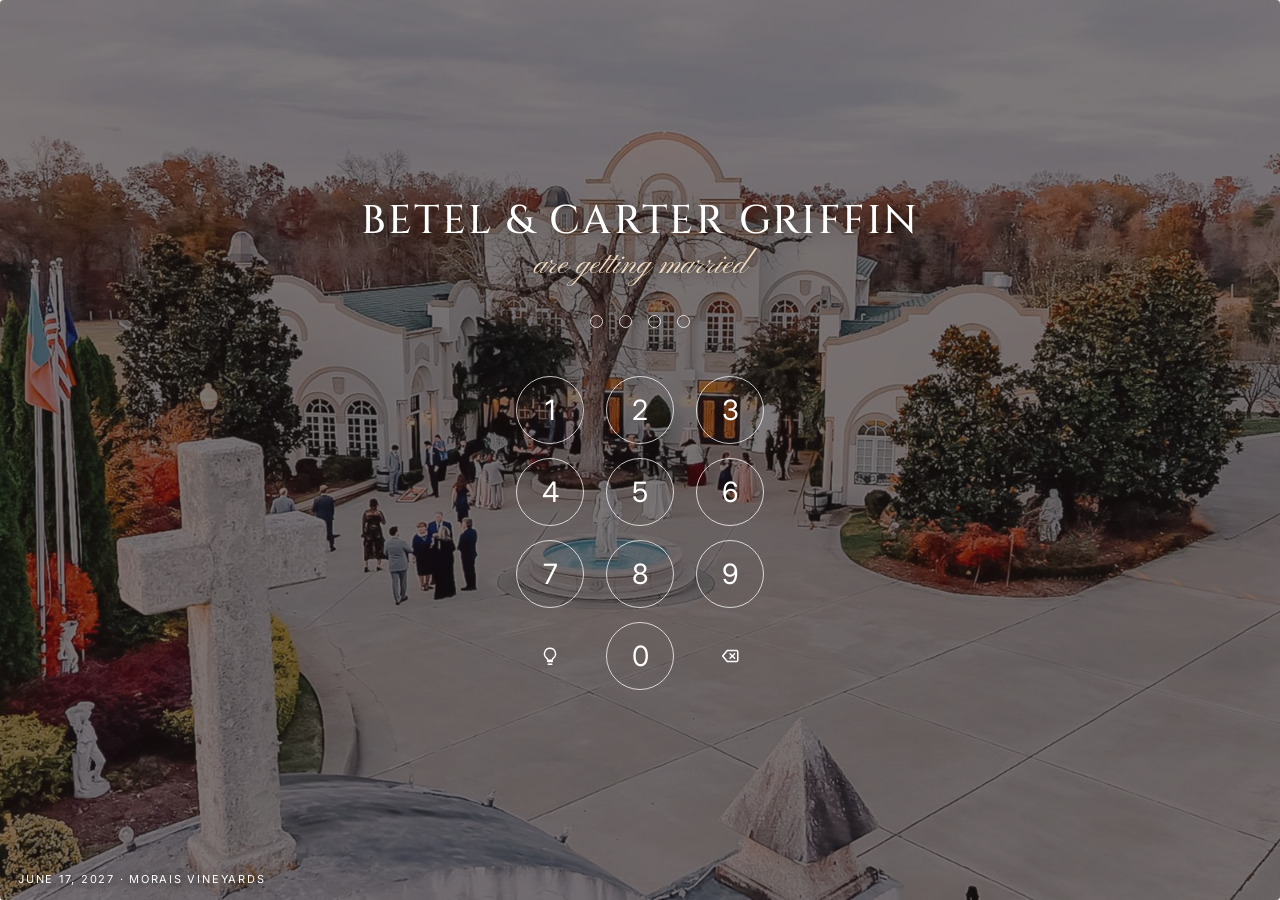
<file: index.html>
<!doctype html>
<html lang="en">
<head>
  <meta charset="utf-8" />
  <meta name="viewport" content="width=device-width, initial-scale=1, maximum-scale=1" />
  <title>Betel & Carter · The Griffin Wedding</title>
  <meta name="description" content="Betel & Carter · June 17, 2027 · Morais Vineyards" />
  <link rel="preconnect" href="https://fonts.googleapis.com" />
  <link rel="preconnect" href="https://fonts.gstatic.com" crossorigin />
  <link href="https://fonts.googleapis.com/css2?family=Cinzel:wght@400;500;600;700&family=Playfair+Display:wght@400;500;600&family=Cormorant+Garamond:ital,wght@0,400;0,500;0,600;1,400&family=Pinyon+Script&family=Inter:wght@300;400;500;600&display=swap" rel="stylesheet" />
  <link rel="stylesheet" href="styles.css?v=20261124035927" />
  <link rel="icon" href="assets/favicon.svg" type="image/svg+xml" />
  <link rel="manifest" href="manifest.webmanifest" />
  <link rel="apple-touch-icon" href="assets/apple-touch-icon.png" />
  <meta name="theme-color" content="#5e1a29" />
  <meta name="apple-mobile-web-app-capable" content="yes" />
  <meta name="apple-mobile-web-app-title" content="Betel &amp; Carter" />
</head>
<body class="locked">
  <a class="skip" href="#view" onclick="event.preventDefault();document.getElementById('view').focus()">Skip to content</a>
  <header class="masthead">
    <div class="mast-inner">
      <a class="brand" href="#overview"><img class="brand-mark" src="assets/favicon.svg" alt="" width="38" height="23" />Betel <span>&amp;</span> Carter</a>
      <button class="nav-toggle" id="navToggle" type="button" aria-label="Menu" aria-expanded="false" aria-controls="mainnav"><svg viewBox="0 0 24 24" width="24" height="24" fill="none" stroke="currentColor" stroke-width="1.8" stroke-linecap="round" aria-hidden="true"><path d="M4 7h16M4 12h16M4 17h16"/></svg></button>
      <nav class="mainnav" id="mainnav" aria-label="Sections">
        <a href="#overview" data-route="overview">Overview</a>
        <a href="#team" data-route="team">Team</a>
        <a href="#guests" data-route="guests">Guests</a>
        <a href="#agenda" data-route="agenda">Agenda</a>
        <a href="#seating" data-route="seating">Seating</a>
        <span class="nav-ink" aria-hidden="true"></span>
      </nav>
    </div>
  </header>

  <main id="view" tabindex="-1" aria-label="Wedding plan"></main>
  <footer class="foot"><span class="foot-l"><a class="foot-name" href="https://moraisvineyards.com/" target="_blank" rel="noopener">Morais Vineyards</a><i class="foot-dot" aria-hidden="true">•</i><span class="foot-days" id="countdown" title="Days until June 17, 2027"></span><span class="foot-saved" id="savedMark" role="status" aria-live="polite"></span></span><span class="foot-acts">
    <button class="foot-ic" id="bellBtn" aria-label="What’s new" title="What’s new" aria-haspopup="dialog" aria-expanded="false"><svg viewBox="0 0 24 24" width="23" height="23" aria-hidden="true"><path d="M6.5 16.5V11a5.5 5.5 0 0 1 11 0v5.5l1.5 1.5H5zM10 20.2a2.2 2.2 0 0 0 4 0" fill="none" stroke="currentColor" stroke-width="1.6" stroke-linecap="round" stroke-linejoin="round"/></svg><i class="bell-dot" hidden></i></button>
    <button class="foot-ic" id="liveBtn" aria-label="Edit together" title="Edit together"><svg viewBox="0 0 24 24" width="23" height="23" aria-hidden="true"><circle cx="9" cy="8" r="3.2" fill="none" stroke="currentColor" stroke-width="1.6"/><path d="M3 19c.6-3.4 3-5 6-5s5.4 1.6 6 5M16 5.5a3 3 0 0 1 0 5.6M18 14.4c1.7.6 2.7 2 3 4.6" fill="none" stroke="currentColor" stroke-width="1.6" stroke-linecap="round"/></svg><i class="live-dot" data-s="off"></i></button>
    <button class="foot-ic" id="historyBtn" hidden aria-label="History" title="History"><svg viewBox="0 0 24 24" width="15" height="15" aria-hidden="true"><path d="M3.5 12a8.5 8.5 0 1 0 2.6-6.1M3.5 4v4.5H8M12 7.5V12l3 2" fill="none" stroke="currentColor" stroke-width="1.6"/></svg></button>
    <button class="foot-ic" id="resetBtn" hidden aria-label="Start fresh" title="Start fresh"><svg viewBox="0 0 24 24" width="15" height="15" aria-hidden="true"><path d="M4 7h16M9 7V4.5h6V7M6.5 7l1 13h9l1-13M10 11v5.5M14 11v5.5" fill="none" stroke="currentColor" stroke-width="1.6"/></svg></button>
  </span></footer>

  <div class="toast" id="toast" role="status" aria-live="polite"></div>
  <script type="importmap">
    {
      "imports": {
        "three": "https://cdn.jsdelivr.net/npm/three@0.160.0/build/three.module.js",
        "three/addons/": "https://cdn.jsdelivr.net/npm/three@0.160.0/examples/jsm/",
        "./js/address.js": "./js/address.js?v=20261124035927",
        "./js/agenda.js": "./js/agenda.js?v=20261124035927",
        "./js/ai.js": "./js/ai.js?v=20261124035927",
        "./js/app.js": "./js/app.js?v=20261124035927",
        "./js/catering.js": "./js/catering.js?v=20261124035927",
        "./js/changelog.js": "./js/changelog.js?v=20261124035927",
        "./js/connections.js": "./js/connections.js?v=20261124035927",
        "./js/data.js": "./js/data.js?v=20261124035927",
        "./js/easter.js": "./js/easter.js?v=20261124035927",
        "./js/features.js": "./js/features.js?v=20261124035927",
        "./js/feedback.js": "./js/feedback.js?v=20261124035927",
        "./js/guest-details.js": "./js/guest-details.js?v=20261124035927",
        "./js/guest-parse.js": "./js/guest-parse.js?v=20261124035927",
        "./js/guest-paste.js": "./js/guest-paste.js?v=20261124035927",
        "./js/guide.js": "./js/guide.js?v=20261124035927",
        "./js/history.js": "./js/history.js?v=20261124035927",
        "./js/layout.js": "./js/layout.js?v=20261124035927",
        "./js/merge-items.js": "./js/merge-items.js?v=20261124035927",
        "./js/person.js": "./js/person.js?v=20261124035927",
        "./js/saved.js": "./js/saved.js?v=20261124035927",
        "./js/seating.js": "./js/seating.js?v=20261124035927",
        "./js/spaces.js": "./js/spaces.js?v=20261124035927",
        "./js/store.js": "./js/store.js?v=20261124035927",
        "./js/style-options.js": "./js/style-options.js?v=20261124035927",
        "./js/sync-merge.js": "./js/sync-merge.js?v=20261124035927",
        "./js/sync.js": "./js/sync.js?v=20261124035927",
        "./js/team-colors.js": "./js/team-colors.js?v=20261124035927",
        "./js/team-drag.js": "./js/team-drag.js?v=20261124035927",
        "./js/three-style.js": "./js/three-style.js?v=20261124035927",
        "./js/three-view.js": "./js/three-view.js?v=20261124035927",
        "./js/util.js": "./js/util.js?v=20261124035927",
        "./js/venue-map.js": "./js/venue-map.js?v=20261124035927"
      }
    }
  </script>
  <!-- Passcode screen (keeps casual visitors out; files are still public in the GitHub repo) -->
  <div class="gate" id="gate" hidden>
    <div class="gate-card" id="gateCard" role="group" aria-label="Enter the passcode">
      <h1>Betel &amp; Carter Griffin</h1>
      <p class="gate-script">are getting married</p>
      <div class="pin-dots" id="pinDots" aria-hidden="true"><i></i><i></i><i></i><i></i></div>
      <p class="gate-err" id="gateErr" role="alert" aria-live="assertive"></p>
      <div class="pin-pad" id="pinPad">
        <button type="button" data-d="1" aria-label="1">1</button><button type="button" data-d="2" aria-label="2">2</button><button type="button" data-d="3" aria-label="3">3</button><button type="button" data-d="4" aria-label="4">4</button><button type="button" data-d="5" aria-label="5">5</button><button type="button" data-d="6" aria-label="6">6</button><button type="button" data-d="7" aria-label="7">7</button><button type="button" data-d="8" aria-label="8">8</button><button type="button" data-d="9" aria-label="9">9</button>
        <button type="button" class="pin-hint-btn" id="pinHint" aria-label="Hint" title="Hint"><svg viewBox="0 0 24 24" width="22" height="22" aria-hidden="true"><path d="M9.5 18h5M10 21h4M12 3.5a6 6 0 0 0-3.6 10.8c.7.6 1.1 1.2 1.1 2.2h5c0-1 .4-1.6 1.1-2.2A6 6 0 0 0 12 3.5z" fill="none" stroke="currentColor" stroke-width="1.5" stroke-linecap="round" stroke-linejoin="round"/></svg></button>
        <button type="button" data-d="0" aria-label="0">0</button>
        <button type="button" class="pin-del" id="pinDel" aria-label="Delete"><svg viewBox="0 0 24 24" width="22" height="22" aria-hidden="true"><path d="M9 6h10a1.5 1.5 0 0 1 1.5 1.5v9A1.5 1.5 0 0 1 19 18H9l-5-6zM12 9.5l5 5M17 9.5l-5 5" fill="none" stroke="currentColor" stroke-width="1.6" stroke-linecap="round" stroke-linejoin="round"/></svg></button>
      </div>
      <p class="pin-hint" id="pinHintText" hidden>Hint: the day he proposed, MMDD</p>
    </div>
    <p class="gate-corner">June 17, 2027 &middot; Morais Vineyards</p>
  </div>
  <script type="module">
    const HASH = '79d9d8f002c1c955fa0d21eeaaf2ebf03c3a878d2fdcb6e78d915b3ed81cc886';
    const KEY = 'bc-unlocked-pin';
    const sha = async (t) => [...new Uint8Array(await crypto.subtle.digest('SHA-256', new TextEncoder().encode(t)))].map((b) => b.toString(16).padStart(2, '0')).join('');
    const gate = document.getElementById('gate');
    const enter = () => { document.body.classList.remove('locked'); import('./js/app.js'); };
    let ok = false;
    try { ok = localStorage.getItem(KEY) === HASH && !/[?&]gate(?:[=&#]|$)/.test(location.search); } catch { /* storage blocked: ask every time */ }
    if (ok) { gate.remove(); enter(); }
    else {
      gate.hidden = false;
      const card = document.getElementById('gateCard'), dots = [...document.querySelectorAll('#pinDots i')], err = document.getElementById('gateErr');
      let pin = '', busy = false;
      const paint = () => dots.forEach((d, i) => d.classList.toggle('on', i < pin.length));
      const press = async (d) => {
        if (busy || pin.length >= 4) return;
        pin += d; err.textContent = ''; paint();
        if (pin.length < 4) return;
        busy = true;
        if (await sha(pin) === HASH) {
          try { localStorage.setItem(KEY, HASH); } catch { /* remembered for this visit only */ }
          card.classList.add('unlocked');
          // the four dots turn into little hearts, then a few tiny hearts drift up as the screen opens
          const HEART = '<svg viewBox="0 0 24 24" aria-hidden="true"><path d="M12 20.5s-7.5-4.6-7.5-10A4.3 4.3 0 0 1 12 7.7a4.3 4.3 0 0 1 7.5 2.8c0 5.4-7.5 10-7.5 10z" fill="currentColor"/></svg>';
          dots.forEach((d, i) => { d.innerHTML = HEART; d.classList.add('heart'); d.style.animationDelay = i * 90 + 'ms'; });
          const row = document.getElementById('pinDots');
          for (let k = 0; k < 7; k++) { const f = document.createElement('span'); f.className = 'pin-float'; f.innerHTML = HEART; f.style.left = 6 + k * 14 + '%'; f.style.animationDelay = 380 + k * 70 + 'ms'; f.style.setProperty('--dx', (k % 2 ? 1 : -1) * (6 + k * 2) + 'px'); row.append(f); }
          setTimeout(() => { gate.classList.add('open'); enter(); setTimeout(() => gate.remove(), 900); }, 1250);
        } else {
          err.textContent = 'That is not it. Try again.';
          card.classList.remove('shake'); void card.offsetWidth; card.classList.add('shake');
          setTimeout(() => { pin = ''; paint(); busy = false; card.classList.remove('shake'); }, 420);
        }
      };
      const del = () => { if (!busy) { pin = pin.slice(0, -1); paint(); } };
      document.getElementById('pinPad').addEventListener('click', (e) => { const b = e.target.closest('button'); if (!b) return; if (b.dataset.d) press(b.dataset.d); else if (b.id === 'pinDel') del(); });
      document.getElementById('pinHint').onclick = () => { const t = document.getElementById('pinHintText'); t.hidden = !t.hidden; };
      document.addEventListener('keydown', (e) => { if (!document.getElementById('gate')) return; if (/^\d$/.test(e.key)) press(e.key); else if (e.key === 'Backspace') del(); });
    }
  </script>
</body>
</html>
</file>
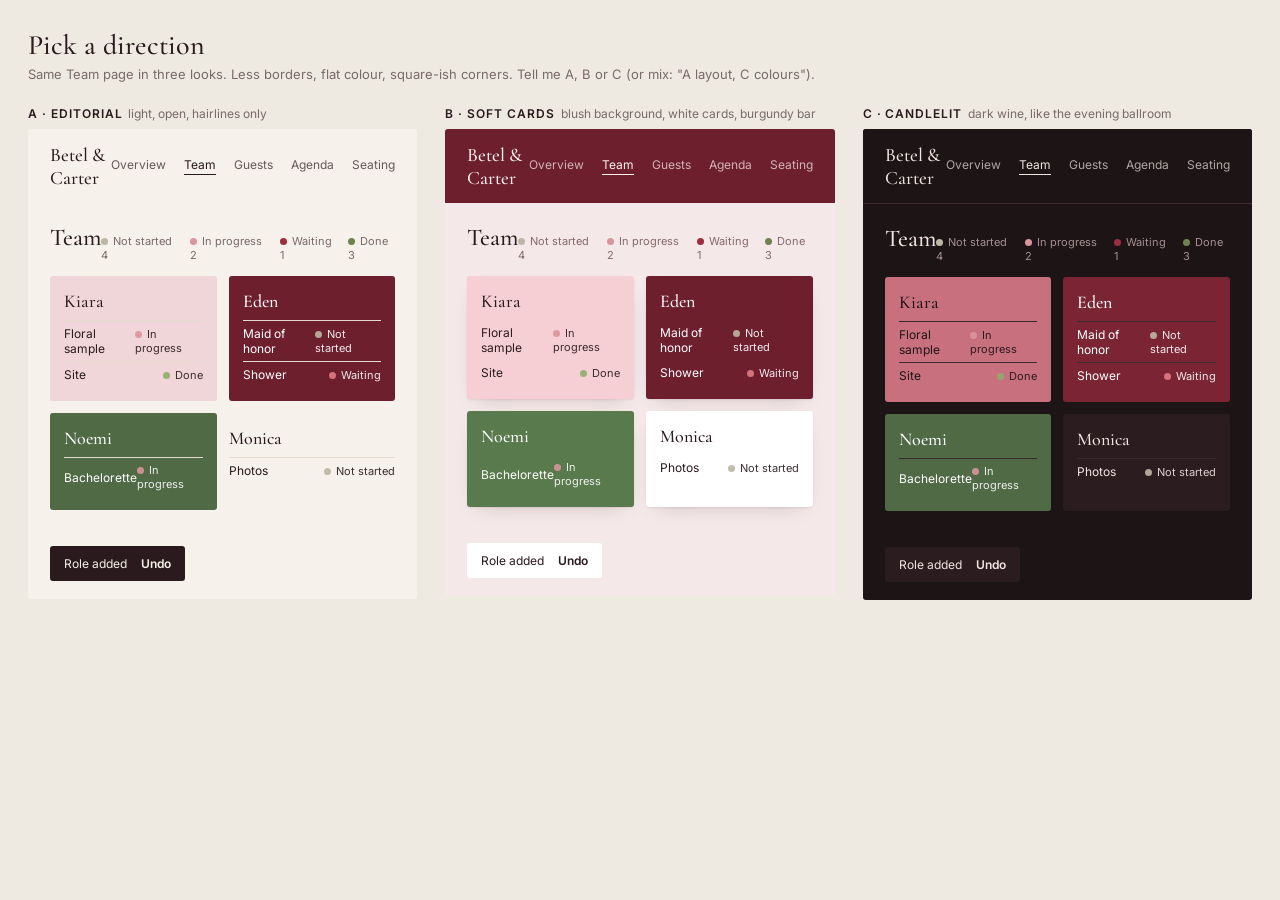
<file: design-options.html>
<!doctype html><html lang="en"><head><meta charset="utf-8"><meta name="viewport" content="width=device-width,initial-scale=1">
<title>Design options · Betel & Carter</title>
<link rel="preconnect" href="https://fonts.googleapis.com"><link href="https://fonts.googleapis.com/css2?family=Cormorant+Garamond:wght@400;500;600&family=Inter:wght@400;500;600&display=swap" rel="stylesheet">
<style>
*{box-sizing:border-box}body{margin:0;font:14px Inter,sans-serif;background:#eee9e1;color:#2a1a1d;padding:28px}
h1{font:500 28px 'Cormorant Garamond',serif;margin:0 0 4px}p.sub{margin:0 0 24px;color:#7a6a6a;font-size:13px}
.opts{display:grid;gap:28px;grid-template-columns:repeat(auto-fit,minmax(340px,1fr))}
.opt>h2{font:600 12px Inter;letter-spacing:.08em;text-transform:uppercase;margin:0 0 8px}
.opt>h2 span{font-weight:400;text-transform:none;letter-spacing:0;color:#7a6a6a;margin-left:6px}
.frame{border-radius:3px;overflow:hidden;min-height:430px;display:flex;flex-direction:column;background:var(--bg);color:var(--fg)}
.bar{display:flex;align-items:center;justify-content:space-between;padding:14px 22px;background:var(--bar);color:var(--barfg)}
.bar b{font:500 19px 'Cormorant Garamond',serif}.bar nav{display:flex;gap:18px;font-size:12px}
.bar nav a{opacity:.7}.bar nav a.on{opacity:1;border-bottom:1px solid currentColor;padding-bottom:2px}
.body{padding:20px 22px;flex:1}.row{display:flex;align-items:baseline;justify-content:space-between;margin-bottom:14px}
.row h3{font:500 24px 'Cormorant Garamond',serif;margin:0}.leg{display:flex;gap:12px;font-size:11px;color:var(--soft)}
.leg i,.st i{display:inline-block;width:7px;height:7px;border-radius:50%;margin-right:5px;background:#bdb6a4}
.grid{display:grid;grid-template-columns:repeat(2,1fr);gap:12px}
.card{padding:14px;border-radius:3px;background:var(--card);border:var(--cb);box-shadow:var(--sh)}
.card.pk{background:var(--pk)}.card.bg{background:var(--bg2);color:#fff}.card.gn{background:var(--gn);color:#fff}
.card h4{font:500 18px 'Cormorant Garamond',serif;margin:0 0 8px}
.r{display:flex;justify-content:space-between;align-items:center;font-size:12px;padding:5px 0;border-top:var(--rule)}
.st{font-size:11px;opacity:.9}.st.ip i{background:#d9959b}.st.wb i{background:#e07b86}.st.dn i{background:#8fae6a}
.toast{margin:16px 22px 18px;align-self:flex-start;display:flex;gap:14px;align-items:center;padding:10px 14px;border-radius:3px;background:var(--toast);color:var(--toastfg);font-size:12px}
.toast u{text-decoration:none;font-weight:600}
.A{--bg:#f6f1ea;--fg:#2a1a1d;--soft:#7a6a6a;--bar:#f6f1ea;--barfg:#2a1a1d;--card:transparent;--cb:0;--sh:none;--rule:1px solid #e3dad0;--pk:#f1d6d9;--bg2:#6e1f2e;--gn:#4f6a45;--toast:#2a1a1d;--toastfg:#f6f1ea}
.A .card{padding:14px 0}.A .card.pk,.A .card.bg,.A .card.gn{padding:14px}
.B{--bg:#f4e8e8;--fg:#2a1a1d;--soft:#85696d;--bar:#6e1f2e;--barfg:#fbf3ee;--card:#fff;--cb:0;--sh:0 1px 2px rgba(60,20,30,.08),0 8px 20px -12px rgba(60,20,30,.25);--rule:0;--pk:#f6cfd4;--bg2:#6e1f2e;--gn:#587a4c;--toast:#fff;--toastfg:#2a1a1d}
.C{--bg:#1d1416;--fg:#f1e4e2;--soft:#a58f92;--bar:#1d1416;--barfg:#f1e4e2;--card:#2a1c1f;--cb:0;--sh:none;--rule:1px solid #3b2a2e;--pk:#c9707e;--bg2:#7a2434;--gn:#4f6a45;--toast:#2a1c1f;--toastfg:#f1e4e2}
.C .card.pk{color:#1d1416}.C .bar{border-bottom:1px solid #3b2a2e}
</style></head><body>
<h1>Pick a direction</h1><p class="sub">Same Team page in three looks. Less borders, flat colour, square-ish corners. Tell me A, B or C (or mix: "A layout, C colours").</p>
<div class="opts">
<section class="opt"><h2>A · Editorial<span>light, open, hairlines only</span></h2><div class="frame A">
<div class="bar"><b>Betel &amp; Carter</b><nav><a>Overview</a><a class="on">Team</a><a>Guests</a><a>Agenda</a><a>Seating</a></nav></div>
<div class="body"><div class="row"><h3>Team</h3><div class="leg"><span><i></i>Not started 4</span><span><i style="background:#d9959b"></i>In progress 2</span><span><i style="background:#9b2f3d"></i>Waiting 1</span><span><i style="background:#6f8350"></i>Done 3</span></div></div>
<div class="grid">
<div class="card pk"><h4>Kiara</h4><div class="r"><span>Floral sample</span><span class="st ip"><i></i>In progress</span></div><div class="r"><span>Site</span><span class="st dn"><i></i>Done</span></div></div>
<div class="card bg"><h4>Eden</h4><div class="r"><span>Maid of honor</span><span class="st"><i></i>Not started</span></div><div class="r"><span>Shower</span><span class="st wb"><i></i>Waiting</span></div></div>
<div class="card gn"><h4>Noemi</h4><div class="r"><span>Bachelorette</span><span class="st ip"><i></i>In progress</span></div></div>
<div class="card"><h4>Monica</h4><div class="r"><span>Photos</span><span class="st"><i></i>Not started</span></div></div>
</div></div>
<div class="toast">Role added <u>Undo</u></div></div></section>
<section class="opt"><h2>B · Soft cards<span>blush background, white cards, burgundy bar</span></h2><div class="frame B">
<div class="bar"><b>Betel &amp; Carter</b><nav><a>Overview</a><a class="on">Team</a><a>Guests</a><a>Agenda</a><a>Seating</a></nav></div>
<div class="body"><div class="row"><h3>Team</h3><div class="leg"><span><i></i>Not started 4</span><span><i style="background:#d9959b"></i>In progress 2</span><span><i style="background:#9b2f3d"></i>Waiting 1</span><span><i style="background:#6f8350"></i>Done 3</span></div></div>
<div class="grid">
<div class="card pk"><h4>Kiara</h4><div class="r"><span>Floral sample</span><span class="st ip"><i></i>In progress</span></div><div class="r"><span>Site</span><span class="st dn"><i></i>Done</span></div></div>
<div class="card bg"><h4>Eden</h4><div class="r"><span>Maid of honor</span><span class="st"><i></i>Not started</span></div><div class="r"><span>Shower</span><span class="st wb"><i></i>Waiting</span></div></div>
<div class="card gn"><h4>Noemi</h4><div class="r"><span>Bachelorette</span><span class="st ip"><i></i>In progress</span></div></div>
<div class="card"><h4>Monica</h4><div class="r"><span>Photos</span><span class="st"><i></i>Not started</span></div></div>
</div></div>
<div class="toast">Role added <u>Undo</u></div></div></section>
<section class="opt"><h2>C · Candlelit<span>dark wine, like the evening ballroom</span></h2><div class="frame C">
<div class="bar"><b>Betel &amp; Carter</b><nav><a>Overview</a><a class="on">Team</a><a>Guests</a><a>Agenda</a><a>Seating</a></nav></div>
<div class="body"><div class="row"><h3>Team</h3><div class="leg"><span><i></i>Not started 4</span><span><i style="background:#d9959b"></i>In progress 2</span><span><i style="background:#9b2f3d"></i>Waiting 1</span><span><i style="background:#6f8350"></i>Done 3</span></div></div>
<div class="grid">
<div class="card pk"><h4>Kiara</h4><div class="r"><span>Floral sample</span><span class="st ip"><i></i>In progress</span></div><div class="r"><span>Site</span><span class="st dn"><i></i>Done</span></div></div>
<div class="card bg"><h4>Eden</h4><div class="r"><span>Maid of honor</span><span class="st"><i></i>Not started</span></div><div class="r"><span>Shower</span><span class="st wb"><i></i>Waiting</span></div></div>
<div class="card gn"><h4>Noemi</h4><div class="r"><span>Bachelorette</span><span class="st ip"><i></i>In progress</span></div></div>
<div class="card"><h4>Monica</h4><div class="r"><span>Photos</span><span class="st"><i></i>Not started</span></div></div>
</div></div>
<div class="toast">Role added <u>Undo</u></div></div></section>
</div></body></html>
</file>
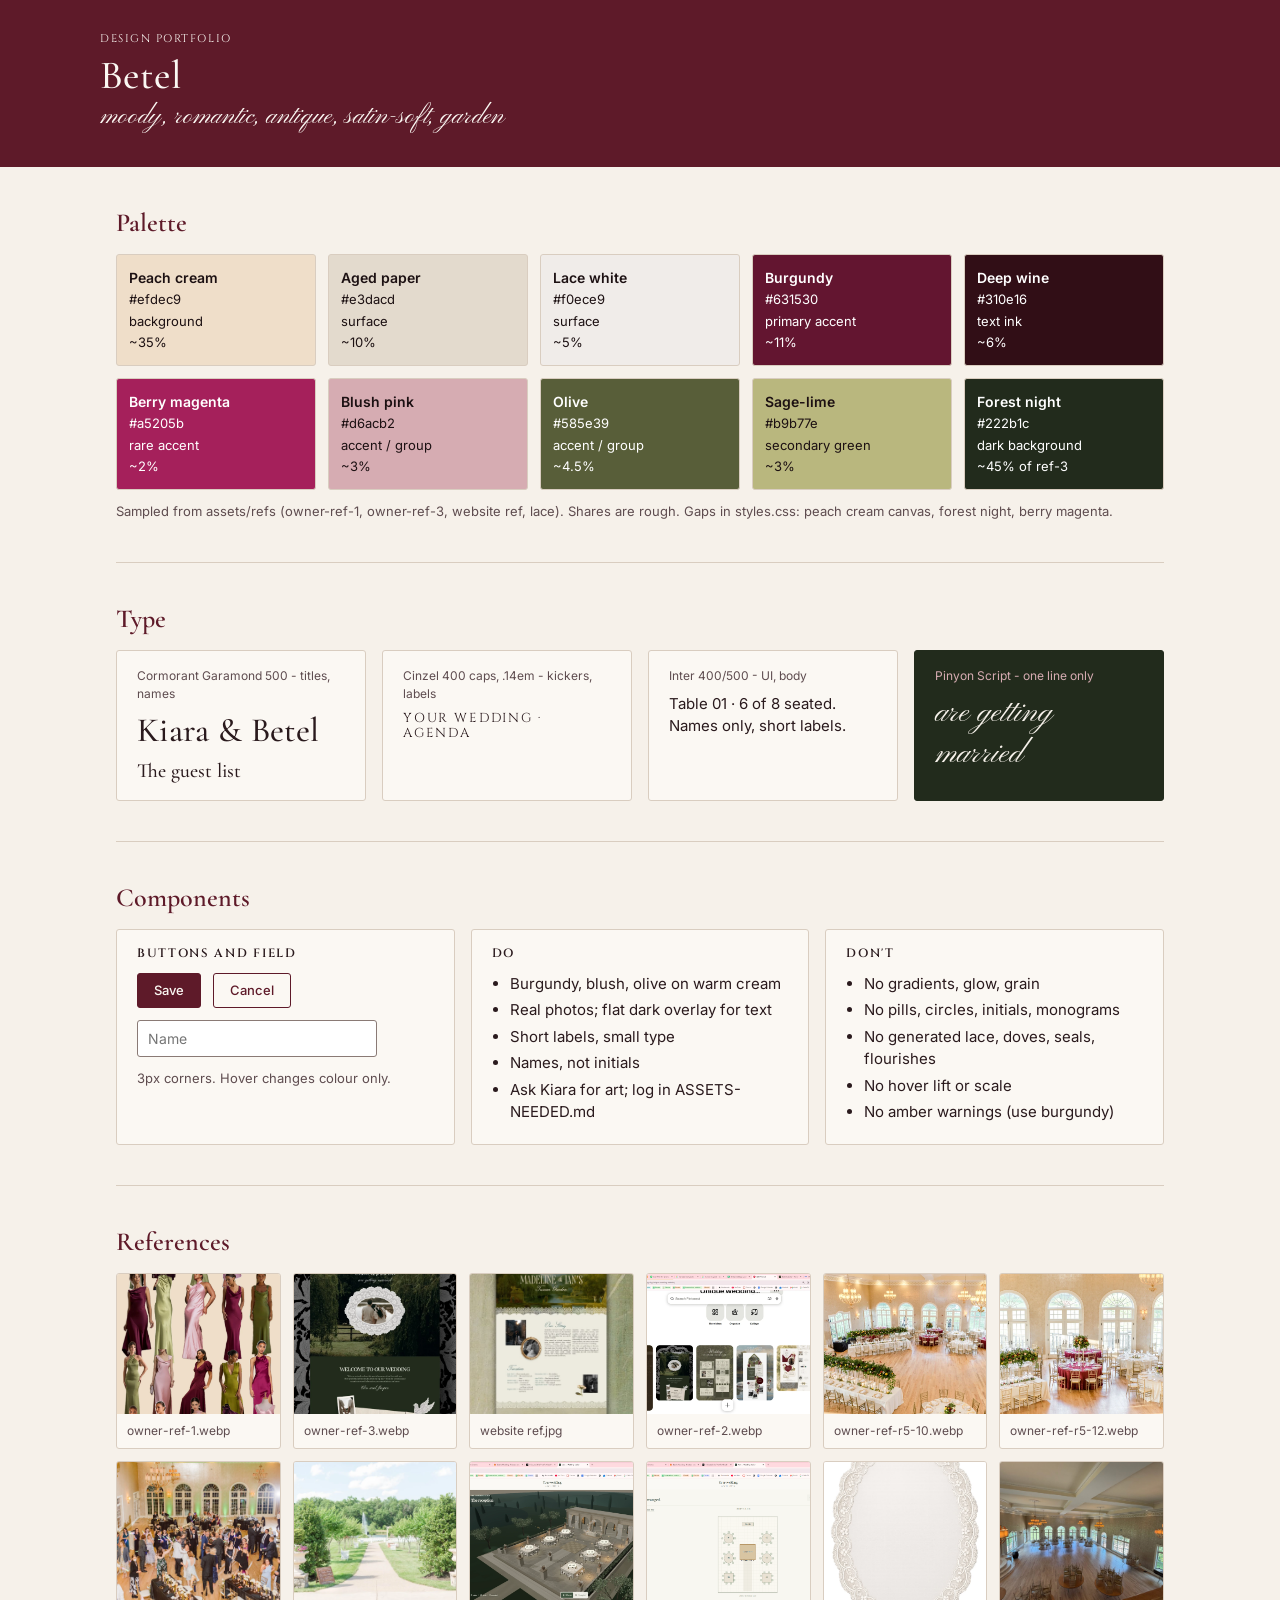
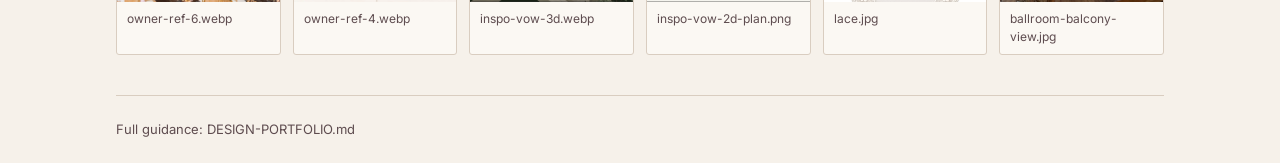
<file: design-portfolio.html>
<!doctype html>
<html lang="en"><head><meta charset="utf-8"><meta name="viewport" content="width=device-width,initial-scale=1">
<title>Betel design portfolio</title>
<link rel="preconnect" href="https://fonts.googleapis.com"><link rel="preconnect" href="https://fonts.gstatic.com" crossorigin>
<link href="https://fonts.googleapis.com/css2?family=Cinzel:wght@400;500;600&family=Cormorant+Garamond:ital,wght@0,400;0,500;0,600;1,400&family=Pinyon+Script&family=Inter:wght@400;500;600&display=swap" rel="stylesheet">
<style>
:root{--paper:#f6f1ea;--card:#fbf8f3;--ink:#2a1a1d;--soft:#5e4c4f;--wine:#5e1a29;--wine-2:#7a2434;--line:#d9cdc0;--night:#222b1c;--r:3px}
*{box-sizing:border-box}
body{margin:0;background:var(--paper);color:var(--ink);font:15px/1.5 Inter,system-ui,sans-serif}
header{background:var(--wine);color:#fbf8f3;padding:32px 16px}
.wrap{max-width:1080px;margin:0 auto;padding:0 16px}
header .wrap{padding:0}
.kick{font:400 11px/1.2 Cinzel,serif;letter-spacing:.14em;text-transform:uppercase}
h1{font:500 40px/1.1 "Cormorant Garamond",serif;margin:8px 0 4px;letter-spacing:.01em}
.script{font:400 26px/1.3 "Pinyon Script",cursive}
h2{font:600 26px/1.2 "Cormorant Garamond",serif;margin:0 0 16px;color:var(--wine)}
section{padding:40px 0;border-bottom:1px solid var(--line)}
.sws{display:grid;grid-template-columns:repeat(auto-fill,minmax(180px,1fr));gap:12px}
.sw{min-height:112px;padding:12px;border-radius:var(--r);border:1px solid var(--line);display:flex;flex-direction:column;gap:2px;font-size:13px}
.sw b{font-weight:600;font-size:14px}
.type{display:grid;grid-template-columns:repeat(auto-fit,minmax(240px,1fr));gap:16px}
.spec{background:var(--card);border:1px solid var(--line);border-radius:var(--r);padding:16px 20px}
.spec .lab{font-size:12px;color:var(--soft);margin-bottom:8px}
.dark{background:var(--night);color:#f6f1ea;border-color:var(--night)}
.dark .lab{color:#d6acb2}
.cols{display:grid;grid-template-columns:repeat(auto-fit,minmax(280px,1fr));gap:16px}
.cols>div{background:var(--card);border:1px solid var(--line);border-radius:var(--r);padding:16px 20px}
h3{font:600 12px/1.2 Cinzel,serif;letter-spacing:.14em;text-transform:uppercase;margin:0 0 12px}
ul{margin:0;padding-left:18px} li{margin:4px 0}
.btns{display:flex;gap:12px;flex-wrap:wrap;margin-top:12px}
.btn{font:500 13px/1 Inter,sans-serif;padding:10px 16px;border-radius:var(--r);border:1px solid var(--wine);background:var(--wine);color:#fbf8f3;cursor:pointer;transition:background-color .15s,color .15s}
.btn:hover{background:var(--wine-2)}
.btn.line{background:transparent;color:var(--wine)} .btn.line:hover{background:#f3e1e3}
input{font:14px Inter,sans-serif;padding:9px 10px;border:1px solid #8a7a75;border-radius:var(--r);background:#fff;color:var(--ink)}
:focus-visible{outline:2px solid #6e1f2e;outline-offset:2px}
.thumbs{display:grid;grid-template-columns:repeat(auto-fill,minmax(160px,1fr));gap:12px}
figure{margin:0;background:var(--card);border:1px solid var(--line);border-radius:var(--r);overflow:hidden}
figure img{display:block;width:100%;height:140px;object-fit:cover}
figcaption{font-size:12px;color:var(--soft);padding:8px 10px;overflow-wrap:anywhere}
.note{color:var(--soft);font-size:13px;margin:12px 0 0}
footer{padding:24px 0;font-size:13px;color:var(--soft)}
</style></head><body>
<header><div class="wrap"><div class="kick">Design portfolio</div><h1>Betel</h1><div class="script">moody, romantic, antique, satin-soft, garden</div></div></header>
<main class="wrap">
<section><h2>Palette</h2><div class="sws">
<div class="sw" style="background:#efdec9;color:#1c1012"><b>Peach cream</b><span>#efdec9</span><span>background</span><span>~35%</span></div>
<div class="sw" style="background:#e3dacd;color:#1c1012"><b>Aged paper</b><span>#e3dacd</span><span>surface</span><span>~10%</span></div>
<div class="sw" style="background:#f0ece9;color:#1c1012"><b>Lace white</b><span>#f0ece9</span><span>surface</span><span>~5%</span></div>
<div class="sw" style="background:#631530;color:#ffffff"><b>Burgundy</b><span>#631530</span><span>primary accent</span><span>~11%</span></div>
<div class="sw" style="background:#310e16;color:#ffffff"><b>Deep wine</b><span>#310e16</span><span>text ink</span><span>~6%</span></div>
<div class="sw" style="background:#a5205b;color:#ffffff"><b>Berry magenta</b><span>#a5205b</span><span>rare accent</span><span>~2%</span></div>
<div class="sw" style="background:#d6acb2;color:#1c1012"><b>Blush pink</b><span>#d6acb2</span><span>accent / group</span><span>~3%</span></div>
<div class="sw" style="background:#585e39;color:#ffffff"><b>Olive</b><span>#585e39</span><span>accent / group</span><span>~4.5%</span></div>
<div class="sw" style="background:#b9b77e;color:#1c1012"><b>Sage-lime</b><span>#b9b77e</span><span>secondary green</span><span>~3%</span></div>
<div class="sw" style="background:#222b1c;color:#ffffff"><b>Forest night</b><span>#222b1c</span><span>dark background</span><span>~45% of ref-3</span></div>
</div><p class="note">Sampled from assets/refs (owner-ref-1, owner-ref-3, website ref, lace). Shares are rough. Gaps in styles.css: peach cream canvas, forest night, berry magenta.</p></section>
<section><h2>Type</h2><div class="type">
<div class="spec"><div class="lab">Cormorant Garamond 500 - titles, names</div><div style="font:500 34px/1.15 'Cormorant Garamond',serif;letter-spacing:.01em">Kiara &amp; Betel</div><div style="font:500 20px/1.3 'Cormorant Garamond',serif;margin-top:8px">The guest list</div></div>
<div class="spec"><div class="lab">Cinzel 400 caps, .14em - kickers, labels</div><div class="kick" style="font-size:13px">Your wedding &middot; Agenda</div></div>
<div class="spec"><div class="lab">Inter 400/500 - UI, body</div><div style="font-size:15px">Table 01 &middot; 6 of 8 seated. Names only, short labels.</div></div>
<div class="spec dark"><div class="lab">Pinyon Script - one line only</div><div class="script" style="font-size:32px">are getting married</div></div>
</div></section>
<section><h2>Components</h2><div class="cols">
<div><h3>Buttons and field</h3><div class="btns"><button class="btn">Save</button><button class="btn line">Cancel</button></div><div class="btns"><input aria-label="Sample field" placeholder="Name"></div><p class="note">3px corners. Hover changes colour only.</p></div>
<div><h3>Do</h3><ul><li>Burgundy, blush, olive on warm cream</li><li>Real photos; flat dark overlay for text</li><li>Short labels, small type</li><li>Names, not initials</li><li>Ask Kiara for art; log in ASSETS-NEEDED.md</li></ul></div>
<div><h3>Don't</h3><ul><li>No gradients, glow, grain</li><li>No pills, circles, initials, monograms</li><li>No generated lace, doves, seals, flourishes</li><li>No hover lift or scale</li><li>No amber warnings (use burgundy)</li></ul></div>
</div></section>
<section><h2>References</h2><div class="thumbs"><figure><img src="assets/refs/owner-ref-1.webp" alt="Satin gown palette" loading="lazy"><figcaption>owner-ref-1.webp</figcaption></figure><figure><img src="assets/refs/owner-ref-3.webp" alt="Dark forest + lace oval" loading="lazy"><figcaption>owner-ref-3.webp</figcaption></figure><figure><img src="assets/refs/website%20ref.jpg" alt="Script + lace dividers" loading="lazy"><figcaption>website ref.jpg</figcaption></figure><figure><img src="assets/refs/owner-ref-2.webp" alt="Pinterest board" loading="lazy"><figcaption>owner-ref-2.webp</figcaption></figure><figure><img src="assets/refs/owner-ref-r5-10.webp" alt="Burgundy ballroom" loading="lazy"><figcaption>owner-ref-r5-10.webp</figcaption></figure><figure><img src="assets/refs/owner-ref-r5-12.webp" alt="Wine tables" loading="lazy"><figcaption>owner-ref-r5-12.webp</figcaption></figure><figure><img src="assets/refs/owner-ref-6.webp" alt="Evening dance" loading="lazy"><figcaption>owner-ref-6.webp</figcaption></figure><figure><img src="assets/refs/owner-ref-4.webp" alt="Courtyard" loading="lazy"><figcaption>owner-ref-4.webp</figcaption></figure><figure><img src="assets/refs/inspo-vow-3d.webp" alt="Vow 3D" loading="lazy"><figcaption>inspo-vow-3d.webp</figcaption></figure><figure><img src="assets/refs/inspo-vow-2d-plan.png" alt="Vow 2D plan" loading="lazy"><figcaption>inspo-vow-2d-plan.png</figcaption></figure><figure><img src="assets/refs/lace.jpg" alt="Lace oval" loading="lazy"><figcaption>lace.jpg</figcaption></figure><figure><img src="assets/refs/ballroom-balcony-view.jpg" alt="Ballroom view" loading="lazy"><figcaption>ballroom-balcony-view.jpg</figcaption></figure></div></section>
</main>
<footer><div class="wrap">Full guidance: DESIGN-PORTFOLIO.md</div></footer>
</body></html>
</file>
<file: styles.css>
/* Betel & Carter — styles.css
   Order: tokens (this block, the ONLY :root) → base + page rules (older layers) → "design system" layer at the end.
   New work: use the tokens and the design-system classes; see STYLE-GUIDE.md. Do not add another :root block. */
/* TABLE OF CONTENTS (search for the quoted header text; the sheet is layered, later layers override earlier ones)
   1. "--- tokens ---"            the only :root block: colour roles, status colours, type, radii, spacing
   2. Base layer                  "top bar", "buttons & inputs", "layout", "overview", "team", "seating", "guests",
                                  "mood", "toast", "responsive", "QA fixes"
   3. Feature layers (REQ-nn)     one block per ticket, in ticket order: milestone/overview rows, table popover,
                                  guest relation + filter menu, person card (REQ-29), paste a list (REQ-28),
                                  address & details (REQ-55/56), connections graph (REQ-57), seating panels (REQ-31..61)
   4. Round layers                "ui round 6/7/8", "seating round 6/7/8", "glass round", "round 10 seating/shell",
                                  "round 11a..11k" (guest grid, map, gate, team header, venue switcher)
   5. "--- design system ---"     canonical look of shared controls, masthead glass, page backdrops, motion,
                                  heart loader, agenda
   6. Phones                      "mobile round", "phones: ..." (guest rows, seating, map, tap targets)
   7. Tail                        bell/feedback dialogs, live panel, map gallery, edit-seats button
   Rule of thumb when editing: find the LAST rule that sets a property (search the selector), change it there,
   and avoid adding another override block. Cleanup history: REQ-150 (dead selectors, overridden duplicates and
   same-selector rules merged; see git log for details). */

/* --- tokens --- */
:root {
  color-scheme: light;

  /* colour roles */
  --c-ink: #2a1a1d;            /* body text, headings */
  --c-muted: #5e4c4f;          /* secondary text (7.5:1 on cream) */
  --c-faint: #6b5a60;          /* tertiary text, placeholders (>= 5.3:1 on cream) */
  --c-canvas: #f6f1ea;         /* page */
  --c-surface: #fbf8f3;        /* cards, menus, dialogs */
  --c-surface-2: #efe8de;      /* selected rows, wells */
  --c-wine: #6e1f2e;           /* THE primary: buttons, selected segment, active tab, focus */
  --c-wine-hover: #5a1822;
  --c-wine-tint: #f3e1e3;      /* selected / hover tint on cream */
  --c-burgundy: #5e1a29;       /* dark accents, legacy "moss-800" */
  --c-pink: #c9a0a6;           /* data colour (team cards, sides) */
  --c-pink-fill: #ecc6c8;
  --c-leaf: #56694b;           /* data colour only (Carter side, Done) — not chrome */
  --c-sage: #b9c6a4;           /* light green data colour (venue map: Ceremony) */
  --c-on-dark: #f6efe6;        /* text on wine / dark glass */
  --c-line: #e6ddd2;           /* hairline */
  --c-line-strong: #d9cdc0;    /* control border on cream (decorative) */
  --c-field-line: #8a7a75;     /* input/select border (3:1 boundary) */

  /* status: shape + text always; never colour alone */
  --st-todo: #7d7a72;          /* to do / invited (3.8:1) */
  --st-prog: #a8596a;          /* in progress / maybe (rose, 4.3:1) */
  --st-wait: #9b1f33;          /* waiting / needs action (wine) */
  --st-done: #4f8a3c;          /* done / yes (green) */

  /* focus: one ring; dark surfaces set --ring: var(--focus-on-dark) */
  --focus: #6e1f2e;
  --focus-on-dark: #fff;
  --ring: var(--focus);
  --ring-w: 2px;
  --ring-off: 2px;

  /* shape */
  --r: 4px;                    /* controls, cards, popovers, dialogs */
  --r-chip: 3px;               /* chips, badges, status tags */
  --hairline: 1px solid var(--c-line);
  --h-sm: 32px;                /* dense controls */
  --h-md: 40px;                /* default controls */
  --h-touch: 44px;             /* coarse pointer minimum */

  /* elevation (flat; floating layers only) */
  --sh-0: none;
  --sh-1: 0 1px 2px rgba(42, 26, 29, .05), 0 8px 22px -12px rgba(42, 26, 29, .2);    /* cards, panels: gentle depth */
  --sh-2: 0 1px 3px rgba(42, 26, 29, .06), 0 16px 38px -16px rgba(42, 26, 29, .32);  /* popovers, dialogs, toast */

  /* glass: only for layers floating over a photo / the 3D / the page */
  --glass: rgba(255, 255, 255, .62);
  --glass-2: rgba(251, 248, 243, .64);
  --glass-bg: rgba(251, 248, 243, .52);
  --glass-bg-strong: rgba(251, 248, 243, .68);
  --glass-line: rgba(255, 255, 255, .6);
  --glass-border: 1px solid rgba(255, 255, 255, .7);
  --glass-blur: saturate(1.4) blur(18px);
  --mast-bg: rgba(255, 253, 249, .62);   /* white glass masthead */
  --dur-1: 140ms; --dur-2: 180ms; --dur-3: 220ms;   /* tiny motion: state changes only */
  --glass-shadow: var(--sh-2);
  --glass-r: 6px;
  --panel: rgba(255, 253, 248, .94);
  --hair: rgba(35, 37, 28, .14);
  --panel-shadow: var(--sh-1);

  /* spacing (4-based) */
  --s-1: 4px; --s-2: 8px; --s-3: 12px; --s-4: 16px; --s-5: 24px; --s-6: 32px;

  /* type: 4 families */
  --display: "Cormorant Garamond", Georgia, serif;   /* titles, big numbers */
  --sans: "Inter", system-ui, -apple-system, "Segoe UI", sans-serif;   /* UI + body */
  --caps: "Cinzel", "Cormorant Garamond", serif;     /* brand + kickers */
  --script: "Pinyon Script", "Snell Roundhand", cursive;   /* "are getting married" only */
  --fs-xs: 10px; --fs-sm: 11px; --fs-md: 12px; --fs-base: 13px; --fs-lg: 22px; --fs-xl: 34px;
  --ease: cubic-bezier(.2, .7, .2, 1);

  /* layout */
  --nav-w: 180px;
  --top-h: 60px;
  --foot-h: 40px;
  --chev: url("data:image/svg+xml,%3Csvg xmlns='http://www.w3.org/2000/svg' width='14' height='14' viewBox='0 0 14 14'%3E%3Cpath d='M3 5.2l4 3.8 4-3.8' fill='none' stroke='%232a1a1d' stroke-width='2' stroke-linecap='round' stroke-linejoin='round'/%3E%3C/svg%3E");   /* closed-select chevron: 14px, dark ink, thick */

  /* legacy names (older layers use them; they map onto the roles above) */
  --ink: var(--c-ink); --ink-soft: var(--c-muted); --ink-faint: var(--c-faint);
  --paper: var(--c-canvas); --paper-2: var(--c-surface-2); --card: var(--c-surface); --ivory: #f6eee3;
  --wine: var(--c-wine); --wine-2: #8a2c3c; --wine-100: var(--c-wine-tint);
  --moss-900: #2a1a1d; --moss-800: var(--c-burgundy); --moss-700: #7a2434; --moss-500: #8a3a48; --moss-300: #c9a0a6;
  --sage-200: #efe3e1; --sage-100: #f4eae8;
  --gold: #8a6b5a; --gold-2: #c9a0a6; --gold-100: #f7e7ea;
  --leaf: var(--c-leaf); --leaf-2: #6b7f5e;
  --line: var(--c-line); --line-strong: var(--c-line-strong);
  --radius: 3px;
  --vow-green: #2f3d33; --vow-green-2: #3d4f43;   /* retired as a fill; kept for the 3D loading tint */
  --field-line: rgba(42, 26, 29, .45);
  --chev-soft: url("data:image/svg+xml,%3Csvg xmlns='http://www.w3.org/2000/svg' width='12' height='12' viewBox='0 0 14 14'%3E%3Cpath d='M3 5.2l4 3.8 4-3.8' fill='none' stroke='%238b7b7e' stroke-width='1.4' stroke-linecap='round' stroke-linejoin='round'/%3E%3C/svg%3E");
}

* { box-sizing: border-box; }
html, body { margin: 0; }
body {
  font-family: var(--sans); min-height: 100vh; -webkit-font-smoothing: antialiased;
  --top-h: 60px;
}
a { color: var(--wine); }
button, input, select, textarea { font: inherit; color: inherit; }
.sr { position: absolute; width: 1px; height: 1px; overflow: hidden; clip: rect(0 0 0 0); }
.muted { color: var(--ink-soft); }
h1, h2, h3, h4 { margin: 0; text-wrap: balance; }

/* ---------- top bar ---------- */
.brand { font-family: var(--display); font-size: 20px; color: inherit; text-decoration: none; letter-spacing: -.01em; }
.brand span { font-family: var(--script); color: var(--gold-2); padding: 0 2px; }
.countdown { font-size: 14px; opacity: .85; white-space: nowrap; }
.countdown b { font-family: var(--display); font-size: 18px; font-weight: 500; color: var(--gold-2); margin-right: 3px; }

/* ---------- buttons & inputs ---------- */
.btn {
  display: inline-flex; align-items: center; justify-content: center; gap: 6px; cursor: pointer;
  font-size: 14px; font-weight: 500; text-decoration: none; white-space: nowrap;
}
.linklike { background: none; border: 0; padding: 4px 0; color: var(--ink-faint); cursor: pointer; font-size: 13px; justify-self: start; text-align: left; }
.linklike:hover { color: var(--ink); text-decoration: underline; }
.linklike.danger:hover { color: var(--wine); }
.x {
  border: 0; background: none; color: var(--ink-faint); cursor: pointer; font-size: 18px; line-height: 1;
  min-width: 30px; min-height: 30px; transition: color .15s, background-color .15s, opacity .15s;
}
.x:hover { color: var(--wine); background: var(--wine-100); }
.input, .select {
  border: 1px solid var(--line-strong); background: #fff; border-radius: 10px; padding: 9px 12px; min-width: 0; width: 100%;
  transition: border-color .15s, box-shadow .15s;
}
textarea.input { resize: vertical; }
.input:focus, .select:focus { border-color: var(--moss-500); outline: none; box-shadow: 0 0 0 3px rgba(91,107,60,.14); }
.field { display: grid; gap: 5px; font-size: 13px; font-weight: 500; color: var(--ink-soft); }
.field-row { display: grid; grid-template-columns: 1fr 1fr; gap: 10px; margin-top: 12px; }

/* ---------- layout ---------- */
.layout { grid-template-columns: var(--nav-w) minmax(0, 1fr); }
main { min-width: 0; outline: none; }
main.enter > * { animation: rise .35s var(--ease) backwards; } /* backwards, not both: a lingering transform would trap position:fixed popups */
main.enter > *:nth-child(2) { animation-delay: .04s; }
main.enter > *:nth-child(3) { animation-delay: .08s; }
main.enter > *:nth-child(4) { animation-delay: .12s; }
@keyframes rise { from { opacity: 0; transform: translateY(4px); } to { opacity: 1; transform: none; } }
.page-head { display: flex; align-items: flex-end; justify-content: space-between; gap: 16px; margin-bottom: 24px; flex-wrap: wrap; }
.lede { color: var(--ink-soft); margin: 6px 0 0; font-size: 15px; }
.card { background: var(--card); border: 1px solid var(--line); padding: 24px; }
.card.flush { padding: 0; overflow: hidden; }

/* ---------- overview ---------- */
.hero {
  display: grid; grid-template-columns: minmax(0, 1.2fr) minmax(0, 1fr); gap: 48px; align-items: center;
  padding: 56px; border-radius: 24px; background: var(--card); border: 1px solid var(--line);
}
.stats { display: grid; grid-template-columns: repeat(4, minmax(0, 1fr)); gap: 14px; margin-top: 16px; }
.stat { display: block; padding: 18px 20px; background: var(--card); border: 1px solid var(--line); border-radius: var(--radius); text-decoration: none; color: inherit; transition: border-color .15s, transform .2s var(--ease); }
.stat:hover { border-color: var(--moss-300); }
.stat b { font-family: var(--display); font-size: 30px; font-weight: 500; color: var(--moss-800); line-height: 1; font-variant-numeric: tabular-nums; }
.stat b small { font-size: 17px; color: var(--ink-faint); font-weight: 400; }
.stat span { display: block; font-size: 13.5px; color: var(--ink-soft); margin-top: 6px; }
.meter { height: 4px; background: var(--paper-2); overflow: hidden; margin-top: 12px; }
.meter i { display: block; height: 100%; width: var(--w); background: var(--moss-500); border-radius: 99px; transform-origin: left; animation: grow .8s var(--ease) .15s both; }
@keyframes grow { from { transform: scaleX(0); } }

/* milestone timeline — spacing is proportional to real time */
.mtl { position: relative; margin: 24px 0 0 4px; }
.mtl-line { position: absolute; left: 5px; top: 8px; bottom: 30px; width: 2px; background: var(--line); }
.mtl-item { position: absolute; left: 0; right: 0; padding-left: 28px; }
.mtl-item::before { content: ""; position: absolute; left: 0; top: 6px; width: 12px; height: 12px; border-radius: 50%; background: var(--card); border: 2px solid var(--moss-500); }
.mtl-item.past::before { background: var(--moss-500); }
.mtl-item.big::before { background: var(--wine); border-color: var(--wine); }
.mtl-item .what { font-size: 15.5px; font-weight: 500; line-height: 1.35; }
.mtl-item.past .what { color: var(--ink-faint); }
.mtl-item.big .what { font-family: var(--display); font-size: 19px; color: var(--wine); }
.mtl-item .when { font-size: 13px; color: var(--ink-faint); display: flex; align-items: center; gap: 8px; }
.src { font-size: 11.5px; font-weight: 600; padding: 0 7px; border-radius: 99px; line-height: 18px; }
.src.sheet { background: var(--wine-100); color: var(--wine); }
.src.guide { background: var(--sage-200); color: var(--moss-800); }
.src.estimate { color: var(--ink-faint); box-shadow: inset 0 0 0 1px var(--line-strong); }
.mtl-today { position: absolute; left: -4px; right: 0; border-top: 1.5px dashed var(--wine); }
.mtl-today span { position: absolute; right: 0; top: -10px; font-size: 12px; font-weight: 600; color: var(--wine); background: var(--card); padding: 0 6px; }
.glance { list-style: none; margin: 14px 0 0; padding: 0; }
.glance li { display: flex; justify-content: space-between; align-items: center; padding: 11px 0; border-top: 1px solid var(--line); }
.glance li:first-child { border-top: 0; }
.glance a { color: var(--ink); text-decoration: none; font-weight: 500; }
.glance a:hover { color: var(--wine); }
.dots { display: flex; gap: 5px; }
.dot { display: inline-block; width: 10px; height: 10px; border-radius: 50%; }
.legend { display: flex; gap: 14px; flex-wrap: wrap; margin-top: 14px; padding-top: 14px; border-top: 1px solid var(--line); font-size: 12.5px; color: var(--ink-faint); }
.legend .dot { width: 8px; height: 8px; margin-right: 5px; }

/* ---------- team ---------- */
.people { display: grid; grid-template-columns: repeat(auto-fill, minmax(340px, 1fr)); gap: 16px; align-items: start; }
.person {
  position: relative;
  transition: border-color .2s, box-shadow .25s var(--ease);
}
.person:hover { border-color: var(--line-strong); box-shadow: 0 18px 40px -30px rgba(31,38,26,.45); }
.p-head { display: flex; align-items: baseline; gap: 10px; margin-bottom: 18px; }
.p-head > div { flex: 1; min-width: 0; }
.p-head h3 { font-size: 26px; font-weight: 400; display: inline; }
.p-tag { margin-left: 8px; font-size: 13px; color: var(--wine); }
.p-count { font-size: 13px; color: var(--ink-faint); font-variant-numeric: tabular-nums; transition: opacity .15s; }
.p-del { position: absolute; top: 14px; right: 14px; opacity: 0; }
.person:hover .p-del, .p-del:focus-visible { opacity: 1; }
.person:hover .p-count { opacity: 0; }
.roles { display: grid; }
.role h4 { font-family: var(--sans); font-size: 15.5px; font-weight: 600; letter-spacing: 0; }
.with { font-size: 13px; color: var(--ink-faint); margin-top: 1px; }

/* status: a dot + quiet dropdown */
.st { position: relative; display: inline-flex; align-items: center; gap: 6px; flex: none; padding: 3px 4px 3px 10px; background: var(--paper-2); font-size: 13px; color: var(--ink-soft); cursor: pointer; transition: background-color .2s; }
.st i { width: 8px; height: 8px; border-radius: 50%; background: var(--line-strong); }
.st select { appearance: none; border: 0; background: transparent; padding: 0 8px 0 0; cursor: pointer; font-size: 13px; color: inherit; }
.st select:focus { outline: none; }
.st:focus-within { box-shadow: 0 0 0 2px var(--gold); }
.st.in-progress { background: var(--gold-100); color: #7a5a22; }
.st.in-progress i { background: var(--gold-2); }
.st.waiting-on-bride { background: var(--wine-100); color: var(--wine); }
.st.waiting-on-bride i { background: var(--wine-2); }
.st.done { background: var(--sage-200); color: var(--moss-800); }
.st.done i { background: var(--moss-500); }
.lchip {
  position: relative; display: inline-flex; align-items: center; gap: 5px; padding: 4px 11px;
  font-size: 13px; color: var(--moss-800); background: var(--sage-100); text-decoration: none; transition: background-color .15s;
}
.lchip span { font-size: 11px; opacity: .6; }
.lchip:hover { background: var(--sage-200); }
.lchip.pinterest { background: var(--wine-100); color: var(--wine); }
.lchip.spotify { background: #e4efe1; color: #2e6b34; }
.lx { border: 0; background: var(--card); color: var(--ink-faint); width: 18px; height: 18px; margin-left: 2px; font-size: 12px; line-height: 1; cursor: pointer; display: none; }
.lchip:hover .lx { display: inline-block; }
.p-foot { margin-top: 20px; padding-top: 14px; border-top: 1px solid var(--line); }
.feed { list-style: none; margin: 0 0 8px; padding: 0; display: grid; gap: 6px; }
.feed li { display: grid; grid-template-columns: 48px 1fr auto; gap: 8px; align-items: baseline; font-size: 14.5px; }
.feed time { font-size: 12.5px; color: var(--ink-faint); }
.feed p { margin: 0; white-space: pre-wrap; }
.feed .x { opacity: 0; min-height: 24px; min-width: 24px; font-size: 15px; }
.feed li:hover .x { opacity: 1; }
.quick input {
  width: 100%; border: 0; border-bottom: 1px solid transparent; background: transparent; padding: 8px 0; font-size: 14.5px;
  transition: border-color .15s;
}
.quick input::placeholder { color: var(--ink-faint); }
.quick input:focus { outline: none; border-bottom-color: var(--moss-500); }

/* ---------- seating ---------- */
.seat-layout { display: grid; grid-template-columns: minmax(0, 1fr) 280px; gap: 16px; align-items: start; }
.plan-card { position: relative; padding: 0; }
.plan { display: block; width: 100%; touch-action: none; user-select: none; }
.plan .floor { stroke-width: .25; }
.plan .grid-line { stroke-width: .1; }
.plan .dance { fill: url(#checker); opacity: .5; stroke: var(--moss-700); stroke-width: .15; }
.plan .tbl, .plan .pin { cursor: grab; }
.plan .dragging { cursor: grabbing; opacity: .85; }
.plan .tbl .top { fill: #fffdf6; stroke-width: .18; transition: stroke .15s; }
.plan .tbl:hover .top { stroke: var(--wine-2); }
.plan .tbl.sel .top { stroke: var(--wine); }
.plan .tbl text { text-anchor: middle; pointer-events: none; font-family: var(--sans); }
.plan .tbl .num { font-weight: 600; fill: var(--moss-900); }
.plan .tbl .head-label { font-family: var(--display); fill: var(--wine); }
.plan .pin .paper { fill: #fff; stroke: rgba(0,0,0,.08); stroke-width: .1; }
.plan .pin.sel .paper { stroke: var(--wine); stroke-width: .35; }

/* popover next to the clicked table / area / photo */
.pop {
  position: absolute; z-index: 5; width: 260px; max-height: calc(100% - 16px); overflow: auto;
  background: var(--card); border: 1px solid var(--line); border-radius: 16px; padding: 14px 16px 12px;
  box-shadow: 0 24px 48px -20px rgba(31,38,26,.35), 0 2px 6px rgba(31,38,26,.06);
}
.pop.in { animation: pop .18s var(--ease); }
@keyframes pop { from { opacity: 0; transform: translateY(6px); } }
.pop-head { display: flex; align-items: center; gap: 6px; }
.pop-title { flex: 1; min-width: 0; border: 0; border-bottom: 1px solid transparent; background: transparent; padding: 2px 0; font-family: var(--display); font-size: 21px; color: var(--moss-900); }
.pop-title:hover { border-bottom-color: var(--line); }
.pop-title:focus { outline: none; border-bottom-color: var(--moss-500); }
.pop-count { font-size: 13px; color: var(--ink-faint); margin: 2px 0 8px; font-variant-numeric: tabular-nums; }
.pop .seat-list { list-style: none; margin: 0; padding: 0; display: grid; gap: 2px; }
.pop .seat-list li { display: flex; justify-content: space-between; align-items: center; padding: 3px 0 3px 10px; font-size: 14.5px; background: var(--paper); }
.pop .seat-list .x { min-height: 26px; min-width: 26px; font-size: 15px; }
.add-seat { margin-top: 6px; }
.add-seat .input { padding: 7px 10px; font-size: 14px; }
.pop-ctl { margin-top: 12px; padding-top: 10px; border-top: 1px solid var(--line); display: grid; gap: 6px; }
.pop .linklike { margin-top: 8px; }
.pin-preview { width: 100%; max-height: 180px; object-fit: cover; border-radius: 10px; margin-top: 8px; }
.stepper { display: flex; align-items: center; justify-content: space-between; gap: 10px; font-size: 14px; color: var(--ink-soft); }
.stepper > div { display: flex; align-items: center; border: 1px solid var(--line-strong); background: #fff; overflow: hidden; }
.stepper button { width: 30px; height: 28px; border: 0; background: none; font-size: 16px; cursor: pointer; color: var(--moss-800); transition: background-color .15s; }
.stepper button:hover:not(:disabled) { background: var(--sage-100); }
.stepper button:disabled { color: var(--line-strong); cursor: default; }
.stepper b { min-width: 24px; text-align: center; font-weight: 600; color: var(--ink); font-variant-numeric: tabular-nums; }
.chips { display: flex; flex-wrap: wrap; gap: 4px; margin-top: 10px; }
.chips button { border: 1px solid var(--line-strong); background: #fff; padding: 4px 10px; font-size: 12.5px; cursor: pointer; transition: background-color .15s, color .15s; }
.chips button.on { background: var(--moss-800); color: var(--ivory); border-color: var(--moss-800); }
.side-panel { display: grid; gap: 12px; position: sticky; }
.side-panel .card { padding: 20px; }
.side-panel .muted { margin: 10px 0 0; }

/* ---------- guests ---------- */
.guest-tools { align-items: center; flex-wrap: wrap; }
.guest-tools .search { max-width: 240px; }
.table-wrap { position: relative; }
table.guests { border-collapse: collapse; }
table.guests th { text-align: left; }
table.guests td { vertical-align: middle; }
table.guests tr:last-child td { border-bottom: 0; }
table.guests td .input, table.guests td .select { font-size: 14.5px; background: transparent; }
table.guests td .input:hover, table.guests td .select:hover { border-color: var(--line-strong); background: #fff; }
table.guests td:first-child { min-width: 190px; }
.select.rsvp[data-v="Yes"] { color: var(--moss-700); font-weight: 600; }
.select.rsvp[data-v="Declined"] { color: var(--ink-faint); }
.select.rsvp[data-v="Maybe"] { color: #8a6420; }
.row-actions { white-space: nowrap; text-align: right; }
.more { border: 1px solid var(--line-strong); background: #fff; width: 30px; height: 30px; font-size: 16px; cursor: pointer; color: var(--moss-800); }
.more.warn { border-style: dashed; }
.more:hover { border-color: var(--moss-500); }

/* ---------- mood ---------- */
.palettes { display: grid; grid-template-columns: repeat(4, minmax(0, 1fr)); gap: 14px; }
.palette {
  display: grid; gap: 10px; padding: 10px 10px 12px; border: 1px solid var(--line); background: var(--card);
  cursor: pointer; text-align: left; transition: border-color .15s, box-shadow .2s, transform .2s var(--ease);
}
.palette:hover { border-color: var(--line-strong); }
.palette.on { border-color: var(--wine); box-shadow: 0 0 0 1px var(--wine); }
.palette .sw { display: flex; height: 76px; overflow: hidden; }
.palette .sw i { flex: 1; }
.pname { font-family: var(--display); font-size: 16px; padding: 0 4px; }
.inspo-grid { columns: 4 200px; column-gap: 12px; margin-top: 28px; }
.inspo-grid img { display: block; width: 100%; border-radius: 12px; margin-bottom: 12px; break-inside: avoid; transition: transform .3s var(--ease), filter .3s; }
.inspo-grid img:hover { filter: brightness(1.03); }

/* ---------- toast ---------- */
.toast {
  position: fixed; left: 50%; transform: translate(-50%, 8px); opacity: 0;
  display: flex; align-items: center; gap: 14px;
  transition: opacity var(--dur-2) var(--ease), transform var(--dur-2) var(--ease); pointer-events: none; z-index: 50; max-width: calc(100vw - 32px);
}
.toast.show { opacity: 1; transform: translate(-50%, 0); }
.toast.show.has-action { pointer-events: auto; }
.toast button { border: 0; background: none; cursor: pointer; padding: 4px 2px; }
@media (prefers-reduced-motion: reduce) {
  *, *::before, *::after { animation: none !important; transition: none !important; scroll-behavior: auto !important; }
}

/* ---------- responsive ---------- */
@media (max-width: 1180px) {
  .seat-layout { grid-template-columns: 1fr; }
  .side-panel { position: static; grid-template-columns: repeat(auto-fit, minmax(240px, 1fr)); align-items: start; }
  .stats { grid-template-columns: repeat(2, minmax(0, 1fr)); }
  .palettes { grid-template-columns: repeat(2, minmax(0, 1fr)); }
}
@media (max-width: 900px) {
  .hero { grid-template-columns: 1fr; padding: 32px; gap: 28px; }
}
@media (max-width: 760px) {
  .layout { grid-template-columns: 1fr; }
  .hero { padding: 24px 20px; }
  .people { grid-template-columns: 1fr; }
  .person { padding: 22px 20px 14px; }
  .p-del { opacity: 1; }
  h1 { font-size: 32px; }
  .guest-add { grid-template-columns: 1fr auto; }
  /* popover becomes a bottom sheet on phones */
  .pop { position: fixed; left: 0 !important; right: 0; top: auto !important; width: auto; border-radius: 20px 20px 0 0; z-index: 40; }
  .pop.in { animation: sheet .22s var(--ease); }
  @keyframes sheet { from { transform: translateY(24px); opacity: 0; } }
}
@media (pointer: coarse) {
  .x, .more { min-height: 44px; min-width: 44px; }
  .stepper button { width: 44px; height: 40px; }
  .feed .x, .p-del { opacity: 1; }
  .lx { display: inline-block; }
}

/* ---------- QA fixes ---------- */
.add-seat input::-webkit-calendar-picker-indicator { opacity: 0; }
.side-panel .field-row { grid-template-columns: 76px 1fr; }
.mtl-today { border-top-width: 1px; opacity: .7; }
.pop-backdrop { display: none; }
@media (max-width: 760px) {
  .p-count { display: none; }
  .pop-backdrop.on { display: block; position: fixed; inset: 0; z-index: 39; background: rgba(31,38,26,.25); animation: fade .2s; }
  @keyframes fade { from { opacity: 0; } }
  .pop::before { content: ""; display: block; width: 40px; height: 4px; border-radius: 4px; background: var(--line-strong); margin: -4px auto 10px; }
}
@media (pointer: coarse) {
  .p-count { display: none; }
  .feed .x, .pop .seat-list .x { min-width: 44px; min-height: 44px; }
  .st { padding: 8px 6px 8px 12px; }
}

/* =========================================================
   v3 reception: real ballroom, toolbar, 3D, motion
   ========================================================= */
.plan-col { min-width: 0; }
.plan-tools { display: flex; align-items: center; gap: 4px; padding: 10px 12px; border-bottom: 1px solid var(--line); flex-wrap: wrap; position: relative; z-index: 6; }
.plan-tools .spacer { flex: 1; }
.tool { border: 0; background: none; padding: 7px 12px; font-size: 14px; font-weight: 500; color: var(--moss-800); cursor: pointer; transition: background-color .15s; }
.tool:hover { background: var(--sage-100); }
.tool.icon { width: 34px; padding: 7px 0; font-size: 17px; line-height: 1; }
.zoom { display: inline-flex; align-items: center; margin-right: 6px; border: 1px solid var(--line); padding: 1px; }
.tool-wrap { position: relative; }
.chipmenu {
  position: absolute; top: calc(100% + 6px); left: 0; z-index: 20; display: flex; flex-wrap: wrap; gap: 6px; width: 300px;
  padding: 12px; background: var(--card); border: 1px solid var(--line);
  box-shadow: 0 24px 48px -20px rgba(31,38,26,.35); animation: pop .18s var(--ease);
}
.chipmenu[hidden] { display: none; }
.chipmenu button { border: 1px solid var(--line-strong); background: #fff; padding: 6px 12px; font-size: 13.5px; cursor: pointer; transition: background-color .15s, color .15s, transform .1s; }
.chipmenu button:hover { background: var(--moss-800); color: var(--ivory); border-color: var(--moss-800); }
.chipmenu button:active { }
.plan-card { overflow: visible; }
.stage-wrap { overflow: hidden; }
.plan .floor { fill: url(#boards); opacity: .93; stroke: none; }
.plan .wall { fill: none; }
.plan .win { fill: #e8eef2; stroke: var(--gold); stroke-width: .12; }
.plan .door { fill: none; stroke: var(--gold); stroke-width: .14; }
.plan .balcony { fill: rgba(47,56,35,.05); stroke: var(--moss-500); stroke-width: .14; stroke-dasharray: .7 .5; }
.plan .fixed-label { font: 500 1.3px var(--sans); text-anchor: middle; letter-spacing: .04px; pointer-events: none; }
.plan .fixed { pointer-events: none; }
.plan .area { cursor: grab; }
.plan .area rect { fill: rgba(255,253,246,.72); stroke: var(--moss-500); stroke-width: .14; stroke-dasharray: .6 .4; transition: fill .2s; }
.plan .area.p-dance rect { fill: rgba(255,250,238,.5); stroke: var(--gold); stroke-dasharray: none; }
.plan .area.p-bar rect, .plan .area.p-dj rect { fill: rgba(90,61,40,.16); }
.plan .area.p-coffee rect { fill: rgba(176,141,87,.18); }
.plan .area:hover rect { fill: rgba(255,253,246,.9); }
.plan .area.sel rect { stroke: var(--wine); stroke-width: .3; stroke-dasharray: none; }
.plan .area text { font-family: var(--sans); font-weight: 500; fill: var(--moss-800); text-anchor: middle; pointer-events: none; }
.plan .area .grip { fill: var(--wine); stroke: #fff; stroke-width: .25; cursor: nwse-resize; }
.plan .tbl .num, .plan .tbl .head-label { paint-order: stroke; stroke: #fffdf6; stroke-width: .35px; stroke-linejoin: round; }
/* tables glide in when a layout is suggested; seats pop as people sit */
.plan .tbl.enter { animation: tblIn .55s var(--ease) backwards; transform-box: fill-box; transform-origin: center; }
@keyframes tblIn { from { opacity: 0; transform: translateY(-6px) scale(.6); } }
.plan .chair { transition: fill .3s; }
.plan .chair.pop { animation: seatPop .45s var(--ease); transform-box: fill-box; transform-origin: center; }
@keyframes seatPop { 0% { transform: scale(.4); } 60% { transform: scale(1.35); } 100% { transform: scale(1); } }
.plan .dragging { filter: drop-shadow(0 .6px .8px rgba(0,0,0,.35)); }
.stage-wrap canvas.three { display: block; width: 100%; animation: fadeIn .6s var(--ease); }
@keyframes fadeIn { from { opacity: 0; } }

/* inspo strip under the plan */
.strip { display: flex; gap: 10px; margin-top: 12px; overflow-x: auto; padding: 2px 2px 6px; }
.strip figure { position: relative; margin: 0; flex: none; width: 92px; height: 116px; overflow: hidden; animation: rise .4s var(--ease) backwards; }
.strip figure:nth-child(2) { animation-delay: .04s; } .strip figure:nth-child(3) { animation-delay: .08s; } .strip figure:nth-child(4) { animation-delay: .12s; }
.strip figure:nth-child(5) { animation-delay: .16s; } .strip figure:nth-child(6) { animation-delay: .2s; } .strip figure:nth-child(7) { animation-delay: .24s; } .strip figure:nth-child(8) { animation-delay: .28s; }
.strip img { width: 100%; height: 100%; object-fit: cover; transition: transform .4s var(--ease); }
.strip figure:hover img { }

/* popover bits */
.rename { flex: 1; min-width: 0; display: flex; align-items: center; gap: 6px; cursor: text; }
.rename span { color: var(--ink-faint); font-size: 14px; transition: color .15s; }
.rename:hover span, .rename:focus-within span { color: var(--wine); }
.pop .seat-list li { gap: 6px; }
.pop .seat-list li > span { flex: 1; min-width: 0; overflow: hidden; text-overflow: ellipsis; white-space: nowrap; }
.pop .hint { font-size: 12.5px; color: var(--ink-faint); margin: 8px 0 0; }

/* team: role details fold away */
.roles { gap: 12px; }

/* overview count-up keeps its width steady */
.countup { display: inline-block; min-width: 2.2ch; }

/* guests as cards on phones */
@media (max-width: 760px) {
  table.guests, table.guests tbody { display: block; }
  table.guests tr.row { grid-template-columns: 1fr 1fr auto; border-bottom: 1px solid var(--line); }
  table.guests tr.row td:first-child { grid-column: 1 / -1; min-width: 0; }
  table.guests tr.row td:first-child .input { font-weight: 600; font-size: 16px; padding-left: 4px; }
  table.guests tr.row td.row-actions { grid-column: 3; align-self: center; }
  table.guests td .select, table.guests td .input { border-color: var(--line); background: #fff; min-width: 0; }
  table.guests tr.detail-row, table.guests tr.detail-row td { display: block; }
  .plan { max-height: none; min-height: 0; }
  .plan-tools { gap: 2px; padding: 8px; }
  .tool { padding: 7px 9px; }
  .chipmenu { width: min(300px, calc(100vw - 48px)); }
}

/* rotate knob */
.plan .rot-stalk { stroke: var(--wine); stroke-width: .12; stroke-dasharray: .3 .25; pointer-events: none; }
.plan .rot-knob { fill: #fff; stroke: var(--wine); stroke-width: .25; cursor: grab; }
.plan .rot-knob:hover { fill: var(--wine-100); }

/* =========================================================
   v4: masthead header (no sidebar), hero shadow, 3D walk UI
   ========================================================= */

.layout { display: none; }
.masthead {
  -webkit-backdrop-filter: saturate(1.3) blur(10px);
}
.masthead .brand { font-family: var(--display); color: var(--moss-900); text-decoration: none; letter-spacing: -.015em; justify-self: start; }
.masthead .brand span { font-family: var(--script); color: var(--wine); font-size: 1.05em; padding: 0 3px; }
.mainnav { position: relative; display: flex; gap: 4px; }
.mainnav a { font-weight: 500;
}
.mainnav a:hover { color: var(--ink); background: rgba(47, 56, 35, .05); }
.mainnav a.active { color: var(--moss-900); }
/* gliding underline under the active tab */
.nav-ink {
  position: absolute;
  left: var(--ink-x, 0); width: var(--ink-w, 0);
}
.masthead .countdown { justify-self: end; font-size: 14px; color: var(--ink-soft); background: var(--sage-100); border: 1px solid var(--line); padding: 6px 14px; border-radius: 99px; opacity: 1; }
.masthead .countdown b { font-family: var(--display); font-size: 17px; color: var(--moss-800); margin-right: 3px; }
main { max-width: 1280px; margin: 0 auto; padding: 34px 32px 64px; }
.foot { max-width: 1280px; margin: 0 auto; padding: 0 32px 40px; }
.side-panel { top: calc(var(--top-h) + 20px); }

/* hero photo: soft drop shadow */

/* 3D: walk pad + seat prompt */
.stage-wrap { position: relative; }
.walkpad { position: absolute; right: 16px; bottom: 16px; display: grid; grid-template-columns: repeat(3, 44px); grid-template-rows: repeat(2, 44px); gap: 6px; z-index: 5; animation: rise .3s var(--ease); }
.walkpad[hidden] { display: none; }
.walkpad button { border: 0; background: rgba(251, 248, 240, .9); color: var(--moss-800); font-size: 15px; cursor: pointer; box-shadow: 0 6px 16px -8px rgba(0,0,0,.45); touch-action: none; user-select: none; }
.walkpad button:active { background: var(--moss-800); color: var(--ivory); }
.walkpad [data-dir="up"] { grid-column: 2; grid-row: 1; }
.walkpad [data-dir="left"] { grid-column: 1; grid-row: 2; }
.walkpad [data-dir="down"] { grid-column: 2; grid-row: 2; }
.walkpad [data-dir="right"] { grid-column: 3; grid-row: 2; }
.stage-wrap .walking canvas, #planHost.walking canvas { cursor: grab; }
.seat-prompt { position: absolute; z-index: 6; width: 220px; padding: 10px 12px; background: var(--card); border: 1px solid var(--line); border-radius: 14px; box-shadow: 0 18px 40px -16px rgba(0,0,0,.45); animation: pop .18s var(--ease); }
.seat-prompt[hidden] { display: none; }
.seat-prompt label { display: grid; gap: 4px; font-size: 12.5px; color: var(--ink-faint); font-weight: 500; }
.seat-prompt input { border: 0; border-bottom: 1px solid var(--line-strong); background: transparent; padding: 6px 0; font-size: 15px; color: var(--ink); }
.seat-prompt input:focus { outline: none; border-bottom-color: var(--moss-500); }
@media (max-width: 760px) {
  .mast-inner { grid-template-columns: 1fr auto; }
  .mainnav { grid-column: 1 / -1; overflow-x: auto; scrollbar-width: none; padding-bottom: 4px; }
  .mainnav::-webkit-scrollbar { display: none; }
  .mainnav a { white-space: nowrap; }
  main { padding: 20px 16px 56px; }
  .foot { padding: 0 16px 32px; }
}

.head-actions { display: flex; gap: 10px; align-items: center; flex-wrap: wrap; }

/* connections graph */
.graph-wrap { position: relative; }
.graph { display: block; width: 100%; height: auto; user-select: none; }
.graph .edge { stroke-linecap: round; }
.graph .edge.together { stroke: var(--moss-300); }
.graph .node circle { stroke: #fffdf8; stroke-width: 3; transition: stroke .15s, stroke-width .15s; filter: drop-shadow(0 3px 5px rgba(31,38,26,.25)); }
.graph .node:hover circle { stroke: var(--gold-2); }
.graph .node.picked circle { stroke: var(--gold-2); stroke-width: 5; }
.graph .node .nm { text-anchor: middle; pointer-events: none; }
.graph-choose { position: absolute; z-index: 5; padding: 12px; background: var(--card); border: 1px solid var(--line); box-shadow: 0 18px 40px -16px rgba(0,0,0,.4); animation: pop .18s var(--ease); }
.graph-choose[hidden] { display: none; }
.gc-names { font-family: var(--display); font-size: 17px; margin-bottom: 8px; }
.gc-btns { display: flex; flex-wrap: wrap; gap: 6px; }
.gc-btns button { border: 1px solid var(--line-strong); background: #fff; padding: 6px 12px; font-size: 13.5px; cursor: pointer; }
.gc-btns button.on, .gc-btns button:hover { background: var(--moss-800); border-color: var(--moss-800); color: var(--ivory); }
.graph-legend { display: flex; flex-wrap: wrap; gap: 14px; align-items: center; padding: 12px 16px; font-size: 13px; color: var(--ink-faint); border-top: 1px solid var(--line); }
.graph-legend i { display: inline-block; width: 10px; height: 10px; border-radius: 50%; margin-right: 6px; vertical-align: -1px; }
.graph-legend .ln { display: inline-block; width: 22px; height: 0; border-top: 2.5px solid var(--moss-300); margin-right: -6px; }
@media (max-width: 760px) {
  .masthead .countdown { grid-row: 1; grid-column: 2; }
  .masthead .brand { grid-row: 1; grid-column: 1; }
  .mainnav { grid-row: 2; }
}

/* QA fixes */
.plan .tbl, .plan .area { touch-action: none; }
.plan .fly { animation: flyIn .75s cubic-bezier(.2, .8, .2, 1) backwards; }
@keyframes flyIn { from { transform: translate(var(--fx), var(--fy)) scale(.35); opacity: 0; } 60% { opacity: 1; } }
.plan .chair.pop { animation-fill-mode: backwards; }
.plan .settle-back { transition: none; }
.strip { scrollbar-width: none; -webkit-mask-image: linear-gradient(90deg, #000 88%, transparent); mask-image: linear-gradient(90deg, #000 88%, transparent); }
.strip::-webkit-scrollbar { display: none; }

/* REQ-15: tappable links + link list */
.graph .edge { pointer-events: none; }
.graph .edge-hit { stroke: transparent; stroke-width: 16; cursor: pointer; }
.graph .edge-hit:hover + .edge { stroke-width: 4; }
.legend-tip { margin-left: auto; font-style: italic; }
.link-list { list-style: none; margin: 0; padding: 8px 16px 14px; display: flex; flex-wrap: wrap; gap: 6px; border-top: 1px solid var(--line); }
.link-list li { display: inline-flex; align-items: center; gap: 6px; padding: 3px 4px 3px 10px; background: var(--paper); border: 1px solid var(--line); font-size: 13px; animation: rise .25s var(--ease); }
.link-list li em { font-style: normal; color: var(--ink-faint); font-size: 12px; }
.link-list li.empty { background: none; border: 0; color: var(--ink-faint); padding-left: 0; }
.link-list .x { min-width: 24px; min-height: 24px; font-size: 15px; }
.dot-together, .dot-apart { width: 14px; height: 0; border-top: 2.5px solid var(--moss-300); }
.dot-apart { border-top-style: dashed; border-color: var(--wine-2); }

/* ---------- REQ-12 guest relation + filter menu ---------- */
.gfilter { position: relative; }
.gf-btn { display: inline-flex; align-items: center; border: 1px solid var(--line-strong); cursor: pointer; color: var(--ink); transition: border-color .2s, background-color .2s, color .2s; }
.gf-btn:hover { border-color: var(--moss-300); }
.gf-btn b { font-weight: 500; font-size: 12px; font-variant-numeric: tabular-nums; }
.gf-btn i { border-right: 1.5px solid currentColor; border-bottom: 1.5px solid currentColor; transform: translateY(-2px) rotate(45deg); transition: transform .25s var(--ease); }
.gf-btn.set { color: var(--ivory); }
.gfilter.open .gf-btn i { transform: translateY(2px) rotate(-135deg); }
.gf-menu { position: absolute; z-index: 30; top: calc(100% + 6px); left: 0; max-height: min(70vh, 520px); overflow: auto; background: var(--card); border: 1px solid var(--line); box-shadow: 0 22px 48px -20px rgba(31,38,26,.45); opacity: 0; transform: translateY(-4px) scale(.98); transform-origin: top left; pointer-events: none; visibility: hidden; transition: opacity .18s var(--ease), transform .22s var(--ease), visibility 0s .22s; }
.gfilter.open .gf-menu { opacity: 1; transform: none; pointer-events: auto; visibility: visible; transition: opacity .18s var(--ease), transform .22s var(--ease); }
.gf-grp { display: grid; }
.gf-grp + .gf-grp { border-top: 1px solid var(--line); }
.gf-menu button { display: flex; justify-content: space-between; align-items: center; gap: 10px; border: 0; background: none; text-align: left; font: 14px var(--sans); color: var(--ink); cursor: pointer; transition: background-color .15s; }
.gf-menu button span { font-size: 12px; color: var(--ink-faint); font-variant-numeric: tabular-nums; }
.gf-menu button:hover { background: var(--paper); }
.gf-menu button.none { color: var(--ink-faint); }
table.guests td.rel-td .select { color: var(--ink-soft); }
table.guests td.rel-td .select[data-v=""] { color: var(--ink-faint); }
.rel-fixed { display: inline-block; padding: 6px 8px; font-size: 13px; color: var(--gold); font-family: var(--display); font-style: italic; }
@media (max-width: 760px) {
  .gf-menu { width: min(280px, calc(100vw - 32px)); }
}
@media (pointer: coarse) { .gf-btn { min-height: 44px; } .gf-menu button { min-height: 42px; } }
/* relation in the graph: a quiet ring, label on hover / pick */
.graph .node circle.ring { fill: none; stroke: var(--gold); stroke-width: 1.5; filter: none; opacity: .55; }
.graph .node.rel-parent circle.ring { stroke-width: 2.5; opacity: .9; }
.graph .node.rel-close-relative circle.ring { stroke-width: 1.5; opacity: .85; }
.graph .node.rel-relative circle.ring { stroke-dasharray: 2 3; }
.graph .node.rel-bridesmaid circle.ring { stroke: var(--wine-2); stroke-dasharray: 1 3.2; stroke-linecap: round; stroke-width: 2; opacity: .8; }
.graph .node.rel-groomsman circle.ring { stroke: var(--moss-500); stroke-dasharray: 1 3.2; stroke-linecap: round; stroke-width: 2; opacity: .8; }
.graph .node.rel-close-friend circle.ring { stroke: var(--moss-300); opacity: .9; }
.graph .node.rel-friend circle.ring { stroke: var(--moss-300); stroke-dasharray: 4 4; opacity: .7; }
.graph .node.rel-colleague circle.ring, .graph .node.rel-plus-one circle.ring { stroke: var(--line-strong); opacity: .9; }
.graph .node:hover circle.ring, .graph .node.picked circle.ring { opacity: 1; stroke-width: 2.5; }
.graph .node .rl { text-anchor: middle; pointer-events: none; opacity: 0; transform: translateY(-3px); transition: opacity .2s var(--ease), transform .2s var(--ease); paint-order: stroke; stroke-width: 3px; }
.graph .node:hover .rl, .graph .node.picked .rl { opacity: 1; transform: none; }
.graph-legend .suggest-btn { margin-left: auto; }
.graph-suggest { position: absolute; z-index: 6; top: 14px; right: 14px; max-height: calc(100% - 28px); display: flex; flex-direction: column; padding: 12px; background: var(--card); border: 1px solid var(--line); box-shadow: 0 22px 48px -20px rgba(31,38,26,.45); }
.graph-suggest[hidden] { display: none; }
.gs-head { display: flex; justify-content: space-between; align-items: center; margin-bottom: 6px; }
.gs-head b { font: 400 18px var(--display); color: var(--moss-900); }
.graph-suggest ul { list-style: none; margin: 0; padding: 0; overflow: auto; gap: 2px; }
.graph-suggest label { display: flex; align-items: center; gap: 8px; padding: 6px 8px; font-size: 14px; cursor: pointer; transition: background-color .15s; }
.graph-suggest label:hover { background: var(--paper); }
.graph-suggest input { accent-color: var(--moss-700); margin: 0; }
.graph-suggest label span { flex: 1; min-width: 0; overflow: hidden; text-overflow: ellipsis; white-space: nowrap; }
.graph-suggest em { font-style: normal; font-size: 11.5px; color: var(--ink-faint); }
.gs-btns { display: flex; gap: 8px; margin-top: 10px; }
@media (max-width: 760px) { .graph-suggest { left: 10px; right: 10px; top: 10px; } }

/* =========================================================
   REQ-08 / REQ-09: editable milestones, one-screen overview
   ========================================================= */
.ov-side { margin-top: 16px; }
.ov-cards { display: grid; grid-template-columns: minmax(0, 1.15fr) minmax(0, 1fr); gap: 16px; margin-top: 16px; align-items: start; }
.ov-card { display: flex; flex-direction: column; min-height: 0; }
.ov-card .glance { margin-top: 10px; }
main.enter .ov-side > * { animation: rise .45s var(--ease) backwards; }
main.enter .ov-side > .stats { animation-delay: .06s; }
main.enter .ov-side > .ov-cards { animation-delay: .12s; }

/* timeline */
.mtl-host { position: relative; }
.mtl-host .mtl { margin: 18px 0 0 4px; }
.mtl-item { animation: rise .4s var(--ease) calc(var(--i, 0) * 45ms + .1s) backwards; padding-right: 30px; }
.mtl-item .what { white-space: nowrap; overflow: hidden; text-overflow: ellipsis; }
.mtl-item.fresh { animation: msIn .5s cubic-bezier(.2, .9, .3, 1.25) backwards; }
.mtl-item.fresh::before { animation: seatPop .5s var(--ease); }
@keyframes msIn { from { opacity: 0; transform: translateX(-10px); } }
.mtl-today { transition: top .4s var(--ease); }
.mtl-x { position: absolute; right: 0; top: 0; min-width: 26px; min-height: 26px; font-size: 16px; opacity: 0; transform: scale(.8); transition: opacity .15s, transform .2s var(--ease), color .15s, background-color .15s; }
.mtl-item:hover .mtl-x, .mtl-x:focus-visible { opacity: 1; transform: none; }
@media (pointer: coarse) { .mtl-x { opacity: .55; transform: none; min-width: 40px; min-height: 40px; top: -8px; } }
.mtl-empty { color: var(--ink-faint); font-size: 14px; margin: 18px 0 0; }
.mtl-add { display: flex; align-items: center; gap: 8px; margin-top: 12px; padding-top: 12px; border-top: 1px solid var(--line); }
.mtl-add input { min-width: 0; border: 0; border-bottom: 1px solid transparent; background: transparent; padding: 6px 2px; font: inherit; font-size: 14px; color: var(--ink); transition: border-color .2s; }
.mtl-add input[type="date"] { width: 128px; color: var(--ink-soft); }
.mtl-add input:hover { border-bottom-color: var(--line-strong); }
.mtl-add input:focus { outline: none; border-bottom-color: var(--moss-500); }
.mtl-plus { flex: 0 0 auto; width: 30px; height: 30px; border: 1px solid var(--line-strong); background: var(--card); color: var(--moss-800); font-size: 18px; line-height: 1; cursor: pointer; transition: background-color .2s, color .2s, border-color .2s, transform .25s var(--ease); }
.mtl-plus:hover { background: var(--moss-800); border-color: var(--moss-800); color: var(--ivory); }
.mtl-plus:active { }

/* desktop: the whole overview fits under the header, cards scroll inside */
@media (min-width: 1100px) and (min-height: 640px) {
  body[data-route="overview"] main { padding-top: 22px; padding-bottom: 22px; }
  body[data-route="overview"] .foot { position: fixed; right: 18px; bottom: 6px; padding: 0; z-index: 5; opacity: .55; transition: opacity .2s; }
  body[data-route="overview"] .foot:hover { opacity: 1; }
  .ov {
    display: grid; grid-template-columns: minmax(0, .92fr) minmax(0, 1.2fr); gap: 16px;
    height: calc(100vh - var(--top-h) - 44px); min-height: 0;
  }
  .ov .hero {
    grid-template-columns: 1fr; grid-template-rows: auto minmax(0, 1fr); gap: 26px; align-items: stretch;
    padding: 38px 36px 40px; min-height: 0; text-align: center;
  }
  .ov-side { margin-top: 0; display: grid; grid-template-rows: auto minmax(0, 1fr); gap: 16px; min-height: 0; }
  .ov .stats { grid-template-columns: repeat(2, minmax(0, 1fr)); margin-top: 0; gap: 12px; }
  .ov .stat { padding: 16px 20px; }
  .ov-cards { margin-top: 0; align-items: stretch; min-height: 0; }
  .ov-card { padding: 22px 22px 18px; overflow: hidden; }
  .ov-scroll {
    flex: 1; min-height: 0; overflow-y: auto; overscroll-behavior: contain; scrollbar-width: thin; scrollbar-color: var(--line-strong) transparent;
    -webkit-mask-image: linear-gradient(#000 calc(100% - 22px), transparent); mask-image: linear-gradient(#000 calc(100% - 22px), transparent);
    padding-bottom: 18px;
  }
  .ov-card .legend { margin-top: 6px; }
}
@media (max-width: 900px) { .ov-cards { grid-template-columns: minmax(0, 1fr); } }
/* REQ-17 drag-to-link */
.graph .node.drop-target circle.ring { opacity: 1; stroke: var(--gold-2); transform: scale(1.22); }
.graph .node.drop-target .rl { opacity: 1; transform: none; }
.graph .node.carrying { opacity: .75; }
.ov-card .legend { gap: 6px 12px; font-size: 12px; }
.graph .node circle.ring { transition: opacity .2s, stroke-width .2s, stroke .15s, transform .22s var(--ease); }
/* UX polish · REQ-12 filter menu + suggest panel */
.gf-btn:active { }
.gf-menu { padding: 6px 6px 4px; scrollbar-width: thin; scrollbar-color: var(--line-strong) transparent; overscroll-behavior: contain; }
.gf-menu button.on span { color: var(--moss-700); }
.graph-suggest .x { min-width: 32px; min-height: 32px; }
.graph-suggest label:has(input:not(:checked)) span { color: var(--ink-faint); text-decoration: line-through; text-decoration-color: var(--line-strong); }
.graph-suggest label span { transition: color .2s; }
@media (max-width: 760px) {
  .guest-tools { flex-wrap: nowrap; }
  .guest-tools .search { flex: 1; min-width: 0; max-width: none; }
  .guest-tools .gfilter { flex: 0 0 auto; }
  .gf-menu { left: auto; right: 0; transform-origin: top right; }
}
@media (pointer: coarse) { .graph-suggest label { min-height: 44px; } .graph-suggest .x { min-width: 44px; min-height: 44px; } }

/* =========================================================
   REQ-11: Morais photos beside the 3D view + zoom lightbox
   ========================================================= */
.morais { display: flex; align-items: center; gap: 10px; margin-top: 12px; }
.morais-th {
  flex: none; width: 112px; aspect-ratio: 4 / 3; padding: 0; border: 0; overflow: hidden; cursor: zoom-in; background: var(--sage-100);
  box-shadow: 0 10px 20px -14px rgba(31, 38, 26, .6); animation: rise .45s var(--ease) calc(var(--i) * 60ms + .1s) backwards;
}
.morais-th img { display: block; width: 100%; height: 100%; transition: transform .5s var(--ease); object-fit: contain; }
.morais-th:hover img { }
.morais-th.lifted { opacity: 0; }
.lb { position: fixed; inset: 0; z-index: 60; background: rgba(23, 28, 18, 0); transition: background-color .38s var(--ease); cursor: zoom-out; }
.lb[hidden] { display: none; }
.lb.on { -webkit-backdrop-filter: blur(4px); }
.lb-img {
  position: fixed; border-radius: 14px; transform-origin: 0 0; will-change: transform;
  box-shadow: 0 40px 80px -30px rgba(0, 0, 0, .7); transition: transform .38s cubic-bezier(.2, .8, .2, 1), opacity .16s;
  object-fit: contain;
}
.lb-img.swap { opacity: 0; }
.lb-name, .lb-nav, .lb-x { opacity: 0; transition: opacity .3s .1s; }
.lb.on .lb-name, .lb.on .lb-nav, .lb.on .lb-x { opacity: 1; }
.lb-name { position: fixed; left: 0; right: 0; bottom: 3vh; text-align: center; font-family: var(--display); font-size: 17px; pointer-events: none; letter-spacing: .02em; }
.lb-nav, .lb-x {
  position: fixed; border: 0; width: 44px; height: 44px; background: rgba(239, 231, 212, .12); color: var(--ivory);
  font-size: 26px; line-height: 1; cursor: pointer;
}
.lb-nav:hover, .lb-x:hover { background: rgba(239, 231, 212, .26); }
.lb-nav { top: 50%; margin-top: -22px; }
.lb-nav.prev { left: 2vw; }
.lb-nav.next { right: 2vw; }
.lb-x { top: 18px; right: 18px; font-size: 22px; }
@media (max-width: 760px) {
  .morais { gap: 8px; }
  .morais-th { width: calc((100% - 70px) / 3); max-width: 112px; }
  .lb-nav { top: auto; bottom: 2vh; margin: 0; }
}
@media (prefers-reduced-motion: reduce) { .lb-img, .lb { transition: none; } }

/* ---------- REQ-16 table popover: prev/next + numbered seats ---------- */
.pop.glide { transition: left .38s var(--ease), top .38s var(--ease); }
.pop.swap > * { animation: popSwap .32s var(--ease); }
@keyframes popSwap { from { opacity: 0; transform: translateX(6px); } }
.pop-nav { flex: none; width: 28px; height: 28px; border: 1px solid var(--line); background: var(--card); color: var(--ink-soft); font: 400 18px/1 var(--display); padding: 0 0 2px; cursor: pointer; transition: background-color .15s, color .15s, border-color .15s, transform .15s var(--ease); }
.pop-nav:hover { background: var(--moss-800); border-color: var(--moss-800); color: var(--ivory); }
.pop-nav:active { }
.pop .seat-slots { max-height: 300px; overflow: auto; }
.pop .seat-slots li { min-height: 34px; border: 1px solid transparent; animation: rise .28s var(--ease) backwards; animation-delay: calc(var(--i) * 18ms); }
.pop .seat-slots li > i { flex: none; text-align: center; font: 500 11px var(--sans); color: var(--ink-faint); font-style: normal; font-variant-numeric: tabular-nums; }
.pop .seat-slots li.empty { background: none; border: 1px dashed var(--line-strong); }
.pop .seat-slots li.empty:hover { border-color: var(--moss-300); }
.slot-add { flex: 1; align-self: stretch; display: flex; align-items: center; border: 0; background: none; padding: 0 6px; cursor: pointer; color: var(--moss-500); font-size: 17px; }
.slot-add span { display: inline-block; transition: transform .2s var(--ease); }
.slot-add:hover span { }
.pop .seat-slots li.typing { border-style: solid; border-color: var(--moss-300); background: #fff; }
.slot-form { flex: 1; margin: 0; }
.slot-form .input { border: 0; background: transparent; padding: 5px 4px; font-size: 14.5px; width: 100%; }
.slot-form .input:focus { outline: none; }
@media (pointer: coarse) { .pop-nav { width: 40px; height: 40px; } .pop .seat-slots li { min-height: 44px; } }
@media (max-width: 760px) { .pop .seat-slots { max-height: 34vh; } }
/* REQ-11: Morais card sits at the top of the side panel in 3D */
.side-panel .morais { display: block; margin: 0; padding: 18px; }
.morais h3 { margin-bottom: 12px; }
.morais-grid { display: grid; grid-template-columns: 1fr 1fr; gap: 8px; }
.morais-grid .morais-th { width: 100%; }
.morais-grid .morais-th:first-child { grid-column: 1 / -1; }
@media (max-width: 760px) {
  .morais-grid { grid-template-columns: repeat(3, 1fr); }
  .morais-grid .morais-th:first-child { grid-column: auto; }
  .morais-grid .morais-th { width: 100%; max-width: none; }
}
.graph-legend .lg-ln { display: inline-flex; align-items: center; gap: 6px; white-space: nowrap; }
.graph-legend .lg-ln .ln { margin-right: 0; }
@media (max-width: 760px) { .graph-legend { gap: 10px 14px; } .graph-legend .legend-tip { flex-basis: 100%; margin-left: 0; } }
/* UX polish · REQ-08 milestone add row */
.mtl-add input[type="date"]:invalid { color: var(--ink-faint); }
.mtl-add input[type="date"]::-webkit-calendar-picker-indicator { opacity: .35; cursor: pointer; transition: opacity .2s; }
.mtl-add input[type="date"]:hover::-webkit-calendar-picker-indicator, .mtl-add input[type="date"]:focus::-webkit-calendar-picker-indicator { opacity: .8; }

.mtl-x:hover { color: var(--wine); }
@media (pointer: coarse) { .mtl-plus { width: 44px; height: 44px; } .mtl-add input { min-height: 44px; } }
/* UX polish · REQ-17 drag-to-link feel */
.graph .node { cursor: grab; }
.graph:has(.node:active), .graph:has(.node:active) .node { cursor: grabbing; }
.graph .node.drop-target circle.ring { animation: dropPulse 1.1s ease-in-out infinite; }
@keyframes dropPulse { 50% { opacity: .45; } }
.graph-choose { width: 244px; }
.gc-btns button { flex: 1 1 auto; font-family: var(--sans); color: var(--ink); transition: background-color .18s, border-color .18s, color .18s, transform .15s var(--ease); }
.gc-btns button:active { }
.gc-btns button[data-type="apart"]:hover, .gc-btns button[data-type="apart"].on { background: var(--wine); border-color: var(--wine); color: var(--ivory); }
.gc-btns button[data-type="none"] { flex-basis: 100%; border-color: transparent; background: none; color: var(--ink-faint); }
.gc-btns button[data-type="none"]:hover { background: var(--paper); border-color: transparent; color: var(--wine); }
@media (pointer: coarse) { .gc-btns button { min-height: 44px; } }
/* UX polish · REQ-11 lightbox */
.lb.on { background: rgba(20, 26, 15, .9); -webkit-backdrop-filter: blur(8px) saturate(.9); backdrop-filter: blur(8px) saturate(.9); }
.lb-name { font-style: italic; font-weight: 300; color: rgba(247, 241, 228, .85); }
.lb-nav, .lb-x { display: grid; place-items: center; padding: 0 0 3px; -webkit-backdrop-filter: blur(6px); backdrop-filter: blur(6px); transition: opacity .3s .1s, background-color .2s, transform .15s var(--ease); }
.lb-nav:active, .lb-x:active { }
/* UX polish · REQ-16 table popover */
.pop, .pop .seat-slots { scrollbar-width: thin; scrollbar-color: var(--line-strong) transparent; overscroll-behavior: contain; }
.pop-head .rename { order: -1; }
.pop-head .pop-nav[data-nav="-1"] { margin-left: 4px; }
.pop .seat-slots li > i { transition: color .2s; }
.pop .seat-slots li.taken:hover > i, .pop .seat-slots li.typing > i { color: var(--gold); }
.pop .seat-slots li.empty > i { opacity: .6; }
.pop .seat-slots { -webkit-mask-image: linear-gradient(#000 calc(100% - 14px), transparent); mask-image: linear-gradient(#000 calc(100% - 14px), transparent); padding-bottom: 10px; }
/* REQ-08/09 QA: add row shrinks on phones; overview fits down to 640px tall */
.ov-card, .ov-side, .mtl-add { min-width: 0; }
.mtl-add input[type="date"] { flex: 0 1 128px; min-width: 0; }
.mtl-add input[name="label"] { flex: 1 1 80px; min-width: 0; }
@media (min-width: 1100px) and (max-height: 760px) and (min-height: 640px) {
  .ov .hero { padding: 26px 28px 28px; gap: 16px; }
  .ov .stat { padding: 12px 18px; }
  .ov .stat b { font-size: 26px; }
  .ov .meter { margin-top: 8px; }
  .ov-card { padding: 16px 18px 14px; }
}
@media (min-width: 1100px) and (min-height: 640px) { .ov { grid-template-rows: minmax(0, 1fr); } .ov > * { min-height: 0; } }

/* ---------- QA-10 wide desktop: plan column hugs the portrait room, side cards + inspo use the freed width ---------- */
@media (min-width: 1280px) {
  .seat-layout.is-plan { grid-template-columns: minmax(540px, calc((100vh - 290px) * .66 + 140px)) minmax(0, 1fr); grid-template-rows: auto 1fr; gap: 16px 20px; }
  .seat-layout.is-plan .plan-col { display: contents; }
  .seat-layout.is-plan .plan-card { grid-column: 1; grid-row: 1 / 3; align-self: start; }
  .seat-layout.is-plan .side-panel { grid-column: 2; grid-row: 1; position: static; align-items: stretch; }
  .seat-layout.is-plan .strip { grid-column: 2; grid-row: 2; align-self: start; margin-top: 0; display: grid; grid-template-columns: repeat(auto-fill, minmax(118px, 1fr)); gap: 12px; overflow: visible; -webkit-mask-image: none; mask-image: none; padding: 0; }
  .seat-layout.is-plan .strip figure { width: auto; height: auto; aspect-ratio: 4 / 5; }
}

/* password screen */
body.locked .masthead, body.locked main, body.locked .foot { visibility: hidden; }
.gate { position: fixed; inset: 0; z-index: 100; display: grid; color: var(--ivory); transition: opacity .6s var(--ease), transform .6s var(--ease); }
.gate[hidden] { display: none; }
.gate.open { pointer-events: none; }
.gate-card { align-self: center; justify-self: center; justify-items: center; text-align: center; animation: rise .7s var(--ease) backwards; }
.gate-card h1 { font-weight: 400; font-size: clamp(40px, 8vw, 72px); }
.gate-card p { font-size: 15px; }
.gate-card input { width: 240px; padding: 12px 52px 12px 18px; border: 1px solid rgba(239, 231, 212, .3); color: var(--ivory); font-size: 16px; text-align: center; }
.gate-card input:focus { outline: none; }
.gate-card button { margin-top: -54px; margin-left: 196px; width: 40px; height: 40px; border: 0; font-size: 18px; cursor: pointer; }
.gate.shake .gate-card input { animation: shake .4s; border-color: var(--wine-2); }
@keyframes shake { 20%, 60% { transform: translateX(-8px); } 40%, 80% { transform: translateX(8px); } }

/* ---------- QA-19 phones: calmer header, compact guest controls, cards read as text (edit on tap) ---------- */
table.guests td.c-meal .input::placeholder { color: transparent; transition: color .15s; }
table.guests tr.row:hover td.c-meal .input::placeholder, table.guests td.c-meal .input:focus::placeholder { color: var(--ink-faint); }
@media (max-width: 760px) {
  /* header: names + countdown on one line, slim nav under */
  .mast-inner { height: auto; padding: 10px 16px 0; row-gap: 2px; }
  .masthead .brand { font-size: 20px; }
  .masthead .countdown { padding: 3px 10px; font-size: 12.5px; }
  .masthead .countdown b { font-size: 15px; }
  .mainnav { gap: 0; margin: 0 -10px; }
  .mainnav a { padding: 8px 10px 10px; font-size: 14px; }

  /* controls above the first guest */
  .page-head:has(.viewseg) { display: grid; grid-template-columns: 1fr auto; align-items: end; gap: 8px; margin-bottom: 14px; }
  .page-head:has(.viewseg) h1 { font-size: 28px; margin: 0; }
  .page-head:has(.viewseg) .lede { margin: 2px 0 0; font-size: 13px; }
  .page-head:has(.viewseg) .head-actions { flex-wrap: nowrap; gap: 6px; }
  .page-head #csv { display: none; }
  .guest-add { grid-template-columns: minmax(0, 1fr) auto auto; gap: 6px; }
  .guest-add .input { grid-column: auto; }
  .guest-add .select { width: auto; field-sizing: content; padding-right: 28px; }
  .guest-tools { margin: 10px 0 10px; gap: 8px; }

  /* card: name + actions, then one quiet line of details; every value edits on tap */
  table.guests tr.row td.row-actions { flex: none; grid-row: auto; }
  table.guests tr.row td:not(.c-name):not(.row-actions) { order: 2; display: flex; align-items: center; color: var(--ink-faint); font-size: 13.5px; }
  table.guests tr.row td:not(.c-name):not(.row-actions):not(.c-side)::before { content: "·"; margin: 0 1px; color: var(--line-strong); }
  table.guests tr.row td.c-table::before { content: "· " attr(data-t) !important; white-space: pre; }
  table.guests tr.row .select, table.guests tr.row .input {
    -webkit-appearance: none; appearance: none; background: transparent; border: 1px solid transparent; border-radius: 8px;
    min-width: 0; width: auto; field-sizing: content; padding: 3px 5px; font-size: 13.5px; color: var(--ink-soft);
    transition: border-color .15s, background-color .15s;
  }
  table.guests tr.row td.c-name .input { width: 100%; font-size: 16px; font-weight: 600; color: var(--ink); padding: 4px 5px; }
  table.guests tr.row .select:focus, table.guests tr.row .input:focus { outline: none; border-color: var(--line-strong); background: #fff; }
  table.guests tr.row td.c-meal .input::placeholder { color: var(--ink-faint); opacity: .7; }
  table.guests tr.row td.c-meal .input { max-width: 120px; }
  table.guests tr.row .rel-fixed { padding: 3px 5px; }
  table.guests tr.row .more, table.guests tr.row .x { min-width: 40px; min-height: 40px; }
}
@media (max-width: 760px) {
  table.guests tr.row .select.rsvp[data-v="Yes"] { color: var(--moss-700); font-weight: 600; }
  table.guests tr.row .select.rsvp[data-v="Maybe"] { color: #8a6420; }
  table.guests tr.row .select.rsvp[data-v="Declined"] { color: var(--ink-faint); }
  table.guests tr.row .select.rel[data-v=""] { color: var(--ink-faint); }
}
@media (max-width: 760px) {
  table.guests tr.row td.c-side { margin-left: 0; }
}
@media (max-width: 760px) { table.guests tr.row td.row-actions { justify-content: flex-end; } }
.link-list li.old { animation: none; }

/* =========================================================
   REQ-14: Spaces — Ceremony · Cocktail · Reception
   ========================================================= */
.sr-only { position: absolute; width: 1px; height: 1px; padding: 0; margin: -1px; overflow: hidden; clip: rect(0 0 0 0); white-space: nowrap; border: 0; }
.spaces { position: relative; display: flex; }
.spaces button {
  border: 0; background: none; padding: 0; cursor: pointer; font-family: var(--display); font-weight: 400;
  font-size: clamp(24px, 3vw, 34px); letter-spacing: -.015em; line-height: 1.15; color: var(--ink-faint);
  transition: color .3s var(--ease), opacity .3s var(--ease);
}
.spaces button.on { color: var(--moss-900); opacity: 1; }
.spaces-ink { position: absolute; width: var(--w, 0); }
@media (max-width: 760px) { .spaces button { font-size: 21px; } }

/* ceremony rows + cocktail high-tops */
.plan .tbl .row-hit { fill: rgba(255, 253, 246, .55); stroke: var(--moss-300); stroke-width: .1; stroke-dasharray: .4 .3; }
.plan .tbl:hover .row-hit { stroke: var(--wine-2); }
.plan .tbl.sel .row-hit { stroke: var(--wine); stroke-width: .25; stroke-dasharray: none; }
.plan .tbl .top.high { fill: #f3efe6; stroke: var(--ink-soft); }
.plan .area.p-altar rect { fill: rgba(176, 141, 87, .16); stroke: var(--gold); }
.plan .area.p-aisle rect { fill: rgba(255, 253, 246, .85); stroke: var(--line-strong); stroke-dasharray: .5 .4; }
.plan .area.p-highbar rect { fill: rgba(107, 31, 42, .1); stroke: var(--wine-2); }

/* courtyard + tasting-room features */
.plan .dc-cypress { fill: #4d5e37; }
.plan .dc-cypress-in { fill: #6c7f4b; }
.plan .dc-hedge { fill: #6f8350; }
.plan .dc-plinth { fill: #e7e1d3; stroke: #c9c0ac; stroke-width: .1; }
.plan .dc-statue { fill: #fbf8f1; stroke: #b9ae95; stroke-width: .12; }
.plan .dc-stone { fill: #9c958a; }
.plan .dc-fire { fill: #c57a3a; opacity: .85; }
.plan .dc-wine { fill: #5a2a2f; }
.plan .dc-wine-cell { stroke: #3f1c20; stroke-width: .08; }
.plan .dc-sunroom { fill: rgba(220, 230, 232, .55); stroke: var(--moss-700); stroke-width: .2; }
.plan .dc-skylight { fill: none; stroke: #b9cdd2; stroke-width: .15; stroke-dasharray: .4 .3; }
.plan .dc-bar { fill: #7a5232; }
/* REQ-16 QA: arrows + close stay still while the table content slides in from the side you stepped to */
.pop.swap > * { animation-name: popSwapDir; }
.pop.swap > .pop-head { animation: none; }
.pop.swap > .pop-head .rename { animation: popSwapDir .32s var(--ease); }
@keyframes popSwapDir { from { opacity: 0; transform: translateX(var(--swap-x, 8px)); } }
.pop-title { text-overflow: ellipsis; }
@media (min-width: 761px) { .pop:has(#tName) { width: 290px; } }
.pop-head:has(#tName) { min-height: 38px; }
.pop-head:has(#tName) .rename { flex: 1 1 0; }
.pop:has(#tName) { scrollbar-gutter: stable; }

/* REQ-11 v2: Morais set — portrait, uncropped, drag to rearrange */
.morais-grid, .side-panel .morais-grid { grid-template-columns: repeat(3, minmax(0, 1fr)); gap: 8px; position: relative; }
.morais-grid .morais-th, .morais-grid .morais-th:first-child { grid-column: auto; width: 100%; max-width: none; aspect-ratio: 3 / 4; cursor: grab; touch-action: none; user-select: none; -webkit-user-select: none; }
.morais-th img { background: var(--sage-100); -webkit-user-drag: none; }
.morais-th.dragging { cursor: grabbing; z-index: 3; position: relative; transition: none; box-shadow: 0 22px 34px -16px rgba(31, 38, 26, .6); }
.morais-th.dragging img { transform: none; }
.lb-img { background: transparent; }
@media (max-width: 760px) { .lb-img { border-radius: 8px; } }
/* REQ-14 QA: space tabs + Floor plan/3D switch stack on phones (no sideways scroll) */
@media (max-width: 760px) {
  .page-head:has(.spaces) { grid-template-columns: minmax(0, 1fr); display: grid; gap: 10px; }
  .page-head:has(.spaces) .viewseg { justify-self: start; }
  .spaces { gap: 14px; }
}

/* REQ-20: milestone dates without a year */
.mtl-add input.mtl-date, .mtl-add input[name="date"] { color: var(--ink); }
.mtl-add input.bad { border-bottom-color: var(--wine); animation: nudge .3s var(--ease); }
@keyframes nudge { 25% { transform: translateX(-3px); } 75% { transform: translateX(3px); } }
.mtl-item.past .when { color: var(--ink-faint); opacity: .7; }
.mtl-item.past::before { opacity: .55; }

/* ---------- REQ-27 guest status + address ---------- */
.select.rsvp[data-v="Not invited yet"], table.guests tr.row .select.rsvp[data-v="Not invited yet"] { color: var(--ink-faint); font-style: italic; }
.select.rsvp[data-v="Invited"] { color: var(--ink-soft); }
.name-cell { display: flex; align-items: center; gap: 6px; min-width: 0; }
.name-cell .input { flex: 1; min-width: 0; }
.need-addr { flex: none; border: 1px solid #e7cf9a; background: #fbf3df; color: #8a6420; padding: 1px 8px; font: 500 11px var(--sans); letter-spacing: .01em; cursor: pointer; white-space: nowrap; transition: background-color .15s, transform .15s var(--ease); animation: rise .3s var(--ease) backwards; }
.need-addr:active { }
.addr-btn { position: relative; display: inline-grid; place-items: center; color: var(--moss-700); transition: border-color .15s, background-color .15s, color .15s, transform .15s var(--ease); }
.addr-btn.warn { border-style: solid; }
.addr-btn.warn::after { content: ""; position: absolute; border-radius: 50%; }
.addr-btn.open { color: var(--ivory); }
.addr-btn:active { }
@media (max-width: 760px) { .need-addr { font-size: 10.5px; padding: 1px 7px; } }
/* UX polish · REQ-11 portrait lightbox: caption stays legible over the photo */
.lb-name { text-shadow: 0 1px 14px rgba(10, 14, 8, .75), 0 0 2px rgba(10, 14, 8, .5); }

/* =========================================================
   REQ-21: header nav on the right (no countdown pill) + invitation hero
   ========================================================= */
.mast-inner { grid-template-columns: 1fr auto; }
.mast-inner .mainnav { justify-self: end; }
.masthead .countdown { display: none; }
.mainnav a { font-size: 14px; }
@media (max-width: 760px) { .mast-inner .mainnav { justify-self: stretch; } }

/* ---------- seating pass: popover header, suggestions, side panel, tabs (REQ-31..37) ---------- */
.pop-top { padding-bottom: 8px; margin-bottom: 8px; border-bottom: 1px solid var(--line); }
.pop-top .pop-count { display: flex; align-items: center; justify-content: space-between; min-height: 28px; margin: 0; font-size: 12.5px; }
.pop-top .stepper.mini { display: block; }
.pop-top .stepper button { width: 26px; height: 24px; font-size: 15px; }
.pop-top .stepper b { min-width: 22px; font-size: 13px; }
.pop-ctl.compact { margin: 6px 0 0; padding: 0; border: 0; grid-template-columns: 1fr 1fr; gap: 4px 14px; }
.pop-ctl.compact .stepper { font-size: 12px; gap: 6px; }
.pop-ctl.compact .stepper > span { white-space: nowrap; }
@media (pointer: coarse) { .pop-top .stepper button { width: 40px; height: 36px; } }
@media (min-width: 761px) { .pop:has(.pop-ctl.compact) { width: 310px; } }
/* seat rows: number | name | side | remove, always on the same columns */
.pop .seat-slots li { display: grid; grid-template-columns: 20px minmax(0, 1fr) auto auto; column-gap: 8px; align-items: center; padding-left: 6px; }
.pop .seat-slots li > i { width: 20px; }
.pop .seat-slots li > span { text-align: left; }
.pop .seat-slots li.empty > .slot-add, .pop .seat-slots li.typing > form { grid-column: 2 / -1; }
.slot-form .input { padding-left: 0; }
.suggest { position: fixed; z-index: 90; margin: 0; padding: 4px; list-style: none; max-height: 220px; overflow: auto; background: var(--card); border: 1px solid var(--line-strong); border-radius: 12px; box-shadow: 0 16px 32px -16px rgba(31,38,26,.35), 0 2px 6px rgba(31,38,26,.08); transform-origin: top; animation: suggestIn .14s var(--ease); scrollbar-width: thin; }
.suggest li { display: flex; align-items: baseline; justify-content: space-between; gap: 10px; padding: 7px 10px; font-size: 13.5px; color: var(--ink); cursor: pointer; }
.suggest li span { min-width: 0; overflow: hidden; text-overflow: ellipsis; white-space: nowrap; }
.suggest li em { flex: none; font-style: normal; font-size: 11px; color: var(--ink-faint); }
.suggest li.on { background: var(--sage-100); }
@keyframes suggestIn { from { opacity: 0; transform: translateY(-4px) scaleY(.96); } }
/* side panel: two clearly different actions */
.acts { display: grid; gap: 8px; margin-top: 12px; }
.act { display: flex; align-items: center; gap: 8px; }
.act .btn { flex: 1; text-align: left; }
.tip { position: relative; flex: none; width: 20px; height: 20px; display: grid; place-items: center; font-size: 13px; line-height: 1; color: var(--ink-faint); cursor: help; transition: color .15s; }
.tip:hover, .tip:focus-visible { color: var(--moss-800); outline: none; }
.tip::after { content: attr(data-tip); position: absolute; right: -4px; bottom: calc(100% + 8px); width: 200px; padding: 8px 10px; border-radius: 10px; background: var(--moss-900); color: var(--ivory); font: 400 12px/1.4 var(--sans); text-align: left; pointer-events: none; opacity: 0; transform: translateY(4px); transition: opacity .15s, transform .15s var(--ease); z-index: 30; }
.tip:hover::after, .tip:focus-visible::after { opacity: 1; transform: none; }
.plan-file { display: flex; justify-content: flex-end; align-items: baseline; gap: 12px; font-size: 12px; color: var(--ink-faint); grid-column: 1 / -1; }
.plan-file .linkbtn { border: 0; background: none; padding: 0; font: inherit; color: var(--ink-soft); cursor: pointer; text-decoration: underline; text-decoration-color: var(--line-strong); text-underline-offset: 3px; }
.plan-file .linkbtn:hover { color: var(--moss-800); }
.space-note { margin: 2px 0 0; font-size: 12.5px; color: var(--ink-faint); animation: rise .3s var(--ease) backwards; }
.plan .area text tspan { pointer-events: none; }

/* ---------- REQ-29 person card (js/person.js) ---------- */
.g-name { border: 0; background: none; padding: 6px 8px; margin: 0; font: 500 14.5px var(--sans); color: var(--ink); text-align: left; cursor: pointer; min-width: 0; overflow: hidden; text-overflow: ellipsis; white-space: nowrap; transition: color .15s, background-color .15s; }
.g-name:hover { color: var(--wine); }
.name-cell .need-addr { margin-left: 2px; }
.need-addr.gone { opacity: 0; transform: scale(.8); transition: opacity .2s, transform .2s var(--ease); }
.pp-scrim { position: fixed; inset: 0; z-index: 60; display: grid; place-items: center; padding: 24px; background: rgba(31, 38, 26, 0); transition: background-color .25s var(--ease); }
.pp-scrim.in { background: rgba(31, 38, 26, .28); }
.pp-scrim.out { background: rgba(31, 38, 26, 0); }
.pp { width: min(440px, 100%); max-height: min(86vh, 760px); overflow: auto; overscroll-behavior: contain; background: var(--card); border: 1px solid var(--line); box-shadow: 0 34px 70px -30px rgba(31, 38, 26, .55); padding: 18px 20px 20px; outline: none;
  opacity: 0; transform: translateY(10px) scale(.97); transition: opacity .22s var(--ease), transform .28s var(--ease); scrollbar-width: thin; }
.pp-scrim.in .pp { opacity: 1; transform: none; }
.pp-scrim.out .pp { opacity: 0; transform: translateY(8px) scale(.98); }
.pp-head { display: flex; align-items: center; gap: 12px; margin-bottom: 10px; }
.pp-id { flex: 1; min-width: 0; }
.pp-name { width: 100%; border: 0; border-bottom: 1px solid transparent; background: none; padding: 0; font: 400 23px/1.2 var(--display); color: var(--moss-900); }
.pp-name:hover { border-bottom-color: var(--line); }
.pp-name:focus { outline: none; border-bottom-color: var(--moss-500); }
.pp-sub { font-size: 12.5px; color: var(--ink-faint); margin-top: 2px; }
.pp-x { align-self: flex-start; }
.pp-body { display: grid; gap: 8px; }
.pp-row { display: grid; grid-template-columns: 1fr 1fr; gap: 8px; }
.pp-row.three { grid-template-columns: 1.4fr .7fr .9fr; }
.pp-f { display: grid; gap: 2px; min-width: 0; }
.pp-f > span { font-size: 11px; letter-spacing: .04em; text-transform: uppercase; color: var(--ink-faint); }
.pp-in { width: 100%; min-width: 0; border: 1px solid transparent; border-radius: 9px; background: var(--paper); padding: 6px 9px; font: 13.5px var(--sans); color: var(--ink); transition: border-color .15s, background-color .15s; }
.pp-in:hover { border-color: var(--line-strong); }
.pp-in:focus { outline: none; border-color: var(--moss-300); background: #fff; }
textarea.pp-in { resize: vertical; min-height: 52px; line-height: 1.45; }
select.pp-in { cursor: pointer; }
.pp-in.rsvp[data-v="Yes"] { color: var(--moss-700); font-weight: 600; }
.pp-in.rsvp[data-v="Maybe"] { color: #8a6420; }
.pp-in.rsvp[data-v="Not invited yet"], .pp-in.rsvp[data-v="Declined"] { color: var(--ink-faint); }
.pp-seg { width: max-content; }
.pp-roles { display: flex; flex-wrap: wrap; gap: 4px; }
.pp-roles em { font-style: normal; font-size: 12px; padding: 2px 9px; background: var(--gold-100); color: #7a5a22; }
.pp-sec { display: flex; align-items: center; gap: 8px; margin-top: 6px; padding-top: 10px; border-top: 1px solid var(--line); font: 400 15px var(--display); color: var(--moss-900); }
.pp-sec .need-addr { font-family: var(--sans); cursor: default; }
.pp-table { display: flex; justify-content: space-between; align-items: center; gap: 10px; margin-top: 4px; padding: 10px 12px; background: var(--sage-100); font-size: 13.5px; color: var(--moss-900); }
.pp-table .linklike { font-size: 13px; }
.pp-table .linklike i { display: inline-block; font-style: normal; transition: transform .2s var(--ease); }
.pp-table .linklike:hover i { }
@media (max-width: 760px) {
  .pp-scrim { place-items: end stretch; padding: 0; }
  .pp { width: 100%; max-height: 88vh; padding: 10px 16px 22px; transform: translateY(40px); }
  .pp::before { content: ""; display: block; width: 40px; height: 4px; border-radius: 4px; background: var(--line-strong); margin: 0 auto 10px; }
  .pp-scrim.out .pp { transform: translateY(60px); }
  .pp-in { font-size: 16px; } /* no zoom-on-focus on iPhone */
}
@media (prefers-reduced-motion: reduce) { .pp, .pp-scrim { transition: none; } }
/* UX polish · REQ-20 yearless milestones */
.mtl-add input::placeholder { font-style: italic; color: var(--ink-faint); opacity: .8; }
/* UX polish · REQ-27: one quiet signal per row, not two loud ones */
.name-cell .need-addr { background: transparent; border-color: transparent; color: #a07a2e; font-style: italic; font-weight: 400; padding: 1px 6px; }
.name-cell .need-addr:hover { background: #fbf3df; border-color: #e7cf9a; }
.addr-btn.warn::after { animation-iteration-count: 2; }
tr:hover .addr-btn.warn::after, .addr-btn.warn:hover::after { animation-iteration-count: infinite; }
/* UX polish · REQ-29 person popup */
.pp-in::placeholder { font-style: italic; color: var(--ink-faint); opacity: .7; }
.pp-roles em { animation: rise .3s var(--ease) backwards; }
@media (pointer: coarse) { .pp-in { min-height: 44px; font-size: 16px; } .pp-seg button { min-height: 40px; } }

/* =========================================================
   REQ-22: Team — packed masonry, color tints, status pills
   ========================================================= */
.people.packed { display: block; position: relative; min-height: 120px; overflow-x: clip; }
.people.packed > .person { position: absolute; left: 0; top: 0; margin: 0; animation: cardIn .45s var(--ease) backwards; }
.people.packed.ready > .person { transition: transform .45s var(--ease), opacity .25s, scale .25s; }
.people.packed > .person.gone { display: none; }
.people.packed > .person.fresh { animation: cardIn .5s cubic-bezier(.2, .9, .3, 1.3) backwards; }
.people.packed > .person.leaving { opacity: 0; scale: .92; }
@keyframes cardIn { from { opacity: 0; scale: .95; } }
.person { padding: 16px 16px 12px; border-radius: 16px; border: 1px solid var(--line); background: var(--card); }
.person .p-head { display: flex; align-items: center; gap: 8px; margin: 0 0 8px; padding: 0; border: 0; }
.person .p-id { flex: 1; min-width: 0; display: flex; align-items: baseline; gap: 8px; flex-wrap: wrap; }
.p-name { border: 0; background: none; padding: 0; cursor: pointer; font: 500 18px var(--display); color: var(--moss-900); letter-spacing: -.01em; position: relative; }
.p-name::after { content: ""; position: absolute; left: 0; right: 0; bottom: -1px; height: 1px; background: var(--accent, var(--moss-500)); transform: scaleX(0); transform-origin: left; transition: transform .3s var(--ease); }
.p-name:hover::after, .p-name:focus-visible::after { transform: scaleX(1); }
.person .p-tag { font-size: 11px; color: var(--accent, var(--ink-faint)); font-weight: 500; }
.person .p-count { display: inline; font-size: 11px; color: var(--ink-faint); font-variant-numeric: tabular-nums; }
.person .p-del { min-width: 24px; min-height: 24px; font-size: 15px; opacity: .45; }
.person:hover .p-del, .person .p-del:focus-visible { opacity: 1; }
.p-confirm { display: flex; align-items: center; gap: 6px; margin: -2px 0 10px; padding: 7px 8px 7px 10px; border-radius: 10px; background: rgba(255, 255, 255, .7); font-size: 12.5px; animation: rise .25s var(--ease); }
.p-confirm span { flex: 1; }
.p-confirm button { border: 0; padding: 4px 10px; font: 500 12px var(--sans); cursor: pointer; }
.person .roles { list-style: none; margin: 0; padding: 0; display: grid; gap: 8px; }
.person .role { padding: 0; border: 0; }
.person .with { font-size: 11.5px; color: var(--ink-faint); margin: -2px 0 4px; }

/* status: four dots in a pill; the active one opens to show its name */
@media (max-width: 760px) {
  .team-head { align-items: flex-start; gap: 10px; }
}
@media (pointer: coarse) { .person .p-del { opacity: .7; min-width: 40px; min-height: 40px; }  }

/* ---------- REQ-28 paste a list ---------- */
.guest-add { grid-template-columns: 1fr 130px auto auto; }
.paste-btn.on { background: var(--moss-800); border-color: var(--moss-800); color: var(--ivory); }
.paste { margin-top: 10px; padding: 14px; box-shadow: 0 18px 36px -28px rgba(31, 38, 26, .5); }
.paste.enter { animation: pasteIn .28s var(--ease); }
@keyframes pasteIn { from { opacity: 0; transform: translateY(-6px); } }
.paste-text { width: 100%; resize: vertical; min-height: 86px; font-size: 13.5px; line-height: 1.5; }
.pchip { user-select: none; touch-action: none; transition: box-shadow .15s, transform .15s; }
@keyframes chipIn { from { opacity: 0; transform: scale(.85); } }
.pchip.gone { opacity: 0; transform: scale(.8); }
.pc-x { border: 0; background: none; width: 22px; height: 22px; color: var(--ink-faint); cursor: pointer; font-size: 14px; line-height: 1; }
.pc-x:hover { background: var(--wine-100); color: var(--wine); }
.paste-foot { display: flex; align-items: center; gap: 8px; margin-top: 10px; }
.paste-foot .spacer { flex: 1; }
.paste-note { font-size: 12.5px; color: var(--ink-faint); }
@media (max-width: 760px) {
  .guest-add { grid-template-columns: minmax(0, 1fr) auto auto; }
  .guest-add .paste-btn { grid-column: 1 / -1; justify-self: start; padding: 6px 12px; font-size: 13px; min-height: 0; }
  .paste-text { font-size: 16px; }
  .pc-x { width: 32px; height: 32px; }
}

/* ---- ceremony wedding party + space tools (REQ-40/41) ---- */
.plan .party-dot circle { fill: var(--moss-800, #3a4a2c); stroke: #fff; }
.plan .party-dot.g circle { fill: var(--wine, #6b1f2a); }
.plan .party-dot text { fill: #fff; font-size: 1.05px; font-weight: 600; text-anchor: middle; font-variant-numeric: tabular-nums; pointer-events: none; }
.plan .party-dot .pd-in { animation: dotPop .45s cubic-bezier(.3, 1.5, .5, 1) backwards; }
@keyframes dotPop { from { opacity: 0; transform: scale(.2); } }
.party-cols { display: grid; grid-template-columns: 1fr 1fr; gap: 10px; }
.plist { list-style: none; margin: 4px 0 0; display: grid; gap: 4px; }
.pchip { display: flex; align-items: center; gap: 7px; padding: 4px 8px; border: 1px solid var(--line-strong); background: #fff; font-size: 12.5px; cursor: grab; }
.pchip i { font-style: normal; width: 18px; height: 18px; border-radius: 50%; display: grid; place-items: center; font-size: 11px; font-weight: 600; color: #fff; background: var(--moss-800, #3a4a2c); flex: none; }
.pchip.g i { background: var(--wine, #6b1f2a); }
.pchip.lift { cursor: grabbing; z-index: 2; position: relative; }
.pchip.none { opacity: .5; cursor: default; justify-content: center; }
.plan .party-dot .pd-in { transform-box: fill-box; transform-origin: center; }

/* =========================================================
   REQ-23: Agenda — the day, hour by hour
   ========================================================= */

/* ---------- REQ-30 filter menu: headings, table group, clear ---------- */
.gfilter { display: inline-flex; align-items: center; gap: 4px; }
.gf-h { font-size: 10.5px; text-transform: uppercase; }
.gf-clear { border: 1px solid var(--line-strong); background: var(--card); color: var(--ink-soft); font-size: 15px; line-height: 1; cursor: pointer; animation: chipIn .22s var(--ease); transition: background-color .15s, color .15s, transform .15s var(--ease); }
.gf-clear:hover { background: var(--wine-100); color: var(--wine); }
.gf-clear:active { }
.graph-suggest label.grp span { font-weight: 500; }
@media (pointer: coarse) { .gf-clear { width: 40px; height: 40px; } }
.graph-suggest { width: 300px; }
.graph-suggest ul { overflow-x: hidden; scrollbar-width: thin; max-height: 280px; display: block; }
.graph-suggest label em { flex: none; white-space: nowrap; }
@media (max-width: 760px) { .graph-suggest { width: auto; } }
.graph-suggest li { min-width: 0; }
.graph-suggest ul { flex-shrink: 0; }
.graph-suggest li + li { margin-top: 2px; }

/* =========================================================
   REQ-24: welcome + guided tour
   ========================================================= */
.guide-q {
  position: fixed; right: 18px; bottom: 18px; z-index: 45; width: 34px; height: 34px; border-radius: 50%; border: 0;
  background: var(--moss-800); color: var(--ivory); font: 500 16px var(--display); cursor: pointer;
  box-shadow: 0 8px 20px -10px rgba(31, 38, 26, .7); transition: transform .25s var(--ease), background-color .2s;
}
.guide-q:hover { background: var(--moss-700); }
.guide-q.new::after { position: absolute; inset: -4px; border-radius: 50%; border: 1.5px solid var(--gold-2); animation: breathe 2.4s var(--ease) infinite; }
@keyframes breathe { 0%, 100% { opacity: 0; transform: scale(.9); } 50% { opacity: .9; transform: scale(1.08); } }
body.locked .guide-q { display: none; }
body[data-route="overview"] .foot { right: 64px; }
.welcome-scrim { position: fixed; inset: 0; z-index: 70; display: grid; place-items: center; padding: 16px; background: rgba(23, 28, 18, .5); -webkit-backdrop-filter: blur(3px); backdrop-filter: blur(3px); animation: fadeIn .3s var(--ease); }
.welcome-scrim.out { opacity: 0; transition: opacity .25s; }
.welcome { width: min(380px, 100%); padding: 26px 26px 20px; background: var(--card); text-align: center; box-shadow: 0 30px 60px -24px rgba(0, 0, 0, .5); animation: cardIn .45s cubic-bezier(.2, .9, .3, 1.25) .05s backwards; }
.welcome-k { margin: 0 0 10px; }
.welcome-p { font-size: 13.5px; line-height: 1.6; color: var(--ink-soft); margin: 0 0 18px; }
.welcome-b { display: flex; justify-content: center; gap: 8px; }
.tour-catch { position: fixed; inset: 0; z-index: 64; }
.tour-ring {
  position: fixed; z-index: 65; pointer-events: none;
  box-shadow: 0 0 0 2px var(--gold-2), 0 0 0 9999px rgba(23, 28, 18, .42);
  transition: left .38s var(--ease), top .38s var(--ease), width .38s var(--ease), height .38s var(--ease), opacity .2s;
  animation: fadeIn .25s var(--ease);
}
.tour-tip {
  position: fixed; z-index: 66; width: max-content; max-width: min(260px, calc(100vw - 16px)); padding: 12px 14px 10px;
  background: var(--card); box-shadow: 0 18px 40px -16px rgba(0, 0, 0, .45); color: var(--ink);
  transition: left .38s var(--ease), top .38s var(--ease), opacity .2s;
}
.tour-tip.in { animation: tipIn .3s var(--ease); }
@keyframes tipIn { from { opacity: 0; transform: translateY(4px); } }
.tour-tip.out, .tour-ring.out { opacity: 0; }
.tour-tip p { margin: 0 0 10px; line-height: 1.45; }
.tt-foot { display: flex; align-items: center; gap: 6px; }
.tt-dots { display: flex; gap: 4px; margin-right: auto; }
.tt-dots i { width: 5px; height: 5px; border-radius: 50%; background: var(--line-strong); transition: background-color .25s, transform .25s; }
.tt-dots i.on { background: var(--wine); transform: scale(1.3); }
.tt-back, .tt-next { border: 0; cursor: pointer; font: 500 12px var(--sans); padding: 5px 12px; }
.tt-back { background: var(--paper-2); color: var(--ink); padding: 5px 10px; }
.tt-next { background: var(--moss-800); color: var(--ivory); }
@media (max-width: 760px) { .guide-q { right: 12px; bottom: 12px; } }
@media (prefers-reduced-motion: reduce) { .tour-ring, .tour-tip { transition: none; } .guide-q.new::after { animation: none; opacity: .7; } }
/* UX polish · REQ-34 tooltips */
.tip:hover::after { transition-delay: .2s; }
.tip:focus-visible { box-shadow: 0 0 0 2px var(--gold); }
@media (pointer: coarse) { .tip { width: 40px; height: 40px; margin: -10px -10px -10px -4px; } }

/* =========================================================
   REQ-25: revision history drawer
   ========================================================= */
.foot { display: flex; gap: 16px; }
.hist-scrim { position: fixed; inset: 0; z-index: 60; animation: fadeIn .25s var(--ease); }
.hist-scrim.out { opacity: 0; transition: opacity .24s; }
.hist-scrim.out .hist { transform: translateX(24px); }
.hist {
  position: absolute; right: 0; top: 0; bottom: 0; width: min(320px, 100%); background: var(--card); padding: 18px 16px;
  box-shadow: -20px 0 50px -30px rgba(0, 0, 0, .5); display: flex; flex-direction: column; gap: 10px;
  animation: histIn .32s var(--ease); transition: transform .24s var(--ease);
}
@keyframes histIn { from { transform: translateX(32px); opacity: .4; } }
.hist header { display: flex; align-items: center; justify-content: space-between; }
.hist h2 { font-size: 20px; }
.hist-empty { font-size: 13px; font: italic 400 15px/1.4 var(--display); color: var(--ink-soft); }
.hist-peek { border-top: 1px solid var(--line); padding-top: 12px; display: grid; gap: 10px; }
.hist-peek.in { animation: rise .3s var(--ease); }

/* UX · REQ-25 history drawer: paper + quiet empty state */

/* courtyard / tasting room: chairs were too faint on the pavers */
.plan[data-floor="pavers"] .tbl .chair, .plan[data-floor="tile"] .tbl .chair { fill: #7f9461; stroke: #2f3823; stroke-width: .2; }
.plan[data-floor="pavers"] .tbl .chair.filled, .plan[data-floor="tile"] .tbl .chair.filled { fill: var(--wine); }
/* REQ-16 QA: rectangle tables get a wider (still fixed) popover so the side/end steppers + rotate breathe;
   rounds keep 290px. Stepping between tables of the same shape never shifts the arrows. */
@media (min-width: 761px) { .pop:has(#tName):has(.pop-ctl.compact) { width: 348px; } }
.pop-ctl.compact .stepper { min-width: 0; }

/* stepping between tables: every table popover is the same width so the arrows never move */
@media (min-width: 761px) { .pop:has(#tName):has(.pop-top):has(.pop-count) { width: 348px; } }

/* no focus frame around the whole page after navigating (the page takes focus for screen readers) */
main:focus, main:focus-visible { outline: none; }

/* ---------- REQ-54 guests: one square dropdown style, each sitting right under its own column ---------- */
table.guests th { padding-left: 14px; }
table.guests td { padding-left: 6px; padding-right: 6px; }
table.guests td .select {
  -webkit-appearance: none; appearance: none; field-sizing: content; width: auto; max-width: 100%; min-width: 0;
  padding: 5px 22px 5px 8px; border: 1px solid transparent; background-color: transparent;
  background-image: var(--chev);
  background-repeat: no-repeat; background-position: right 8px center; background-size: 14px 14px;
  font-size: 13.5px; color: var(--ink); cursor: pointer; transition: border-color .15s, background-color .15s;
}
table.guests td .select:hover { border-color: var(--line-strong); background-color: #fff; }
table.guests td .select:focus { outline: none; border-color: var(--wine); background-color: #fff; }
table.guests td .select[data-v=""] { color: var(--ink-faint); }
table.guests td .rel-fixed { padding: 5px 8px; font-size: 13px; }
/* tags + buttons: square, flat; warnings in burgundy */
.need-addr, .name-cell .need-addr { border: 0; padding: 0 2px; font: 500 11.5px var(--sans); animation: none; text-decoration: none; }
.need-addr:hover { background: none; text-decoration: underline; }
.need-addr:active { }
.addr-btn, table.guests .more { width: 28px; height: 28px; }
.addr-btn:active { }
.addr-btn.warn::after { top: 2px; right: 2px; width: 6px; height: 6px; box-shadow: none; }
.addr-btn.open { background: var(--wine); border-color: var(--wine); }
.gf-btn:active, .gf-clear:active { }
.pchip.new { animation: none; }
.g-name { border-radius: 3px; }
.g-name:hover { background: none; text-decoration: underline; text-underline-offset: 3px; }
@media (max-width: 760px) {
  table.guests tr.row .select { background-image: none; padding-right: 5px; }
  table.guests tr.row .select:focus { background-image: var(--chev); padding-right: 20px; }
}

/* =========================================================
   REQ-51 Team v2 — equal cards, whole card in the group colour, one row per role
   ========================================================= */
.tf-none { font-size: 13px; }
.tgrid { display: grid; grid-template-columns: repeat(auto-fill, minmax(250px, 1fr)); }
.tcard {
  --fg: var(--ink); --fg-soft: var(--ink-soft); --dot-ring: transparent;
  position: relative; display: flex; flex-direction: column; color: var(--fg);
}
.tcard.c-pink { border-color: #ecc6c8; }
.tcard.c-burgundy { border-color: #6b1f2a; --fg: #f6ece3; --fg-soft: rgba(246, 236, 227, .72); --dot-ring: rgba(246, 236, 227, .55); }
.tcard.c-green { border-color: #4f5c3a; --fg: #f3f0e4; --fg-soft: rgba(243, 240, 228, .72); --dot-ring: rgba(243, 240, 228, .55); }
.tc-head { position: relative; display: flex; }
.tc-name { border: 0; background: none; padding: 0; cursor: pointer; color: var(--fg); text-align: left; text-decoration: underline; text-decoration-color: transparent; text-underline-offset: 3px; transition: text-decoration-color .2s; }
.tc-name:hover, .tc-name:focus-visible { text-decoration-color: currentColor; outline: none; }
.tc-tag { color: var(--fg-soft); }
.tc-tools { margin-left: auto; display: flex; align-self: center; }
.tc-btn { border: 0; background: none; color: var(--fg-soft); cursor: pointer; font-size: 15px; line-height: 1; width: 24px; height: 24px; transition: color .15s, background-color .15s; }
.tc-btn:hover, .tc-btn:focus-visible { color: var(--fg); background: rgba(0, 0, 0, .06); outline: none; }
.tc-menu { position: absolute; right: 0; z-index: 5; box-shadow: 0 10px 24px -14px rgba(0, 0, 0, .4); }
.sw { border: 1px solid var(--line-strong); cursor: pointer; padding: 0; }
.sw.on { outline: 2px solid var(--ink); outline-offset: 1px; }
.sw-pink { background: #ecc6c8; } .sw-burgundy { background: #6b1f2a; } .sw-green { background: #4f5c3a; }
.tc-confirm { display: flex; align-items: center; gap: 6px; margin: -2px 0 8px; padding: 6px 8px; background: var(--card); color: var(--ink); font-size: 12px; }
.tc-confirm span { flex: 1; }
.tc-confirm button { border: 0; padding: 4px 9px; font: 500 11.5px var(--sans); cursor: pointer; }
.tc-yes { background: var(--wine); color: #fff; }
.tc-no { background: var(--paper-2); color: var(--ink); }
.tc-roles { list-style: none; margin: 0; padding: 0; display: grid; align-content: start; min-height: 0; }
.tc-role { gap: 10px; min-width: 0; }
.tc-title { flex: 1; min-width: 0; color: var(--fg); }
.tc-add input, .t-add input { width: 100%; border: 0; border-bottom: 1px solid transparent; background: transparent; font: 400 12px var(--sans); color: var(--fg); padding: 3px 0; }
.tc-add input::placeholder { color: var(--fg-soft); }
.tc-add input:focus, .t-add input:focus { outline: none; border-bottom-color: currentColor; }
@media (max-width: 760px) {
  .team-head { flex-direction: row; justify-content: space-between; }
  .tgrid { grid-template-columns: 1fr; grid-auto-rows: auto; }
  .tcard { min-height: 0; }
}
@media (pointer: coarse) { .tc-btn { width: 40px; height: 40px; } }

/* =========================================================
   REQ-52 Agenda — day calendar (overrides the REQ-23 list styles)
   ========================================================= */
.ag-wrap { display: grid; grid-template-columns: minmax(0, 1fr); }
.ag-wrap.with-panel { grid-template-columns: minmax(0, 1fr) 290px; }
.ag-cal { position: relative; overflow-y: auto; border: 1px solid var(--line); background: var(--card); }
.ag-body { position: relative; display: grid; }
.ag-hours { position: relative; }
.ag-h { position: absolute; left: 0; right: 0; }
.ag-h span { position: absolute; top: -7px; }
.ag-col { position: relative; }
.ag-line { position: absolute; left: 0; right: 0; pointer-events: none; }
.ag-line.half { border-top-style: dotted; opacity: .7; }
.ab {
  --fg: var(--ink); --fg2: var(--ink-soft);
  position: absolute; z-index: 2; box-sizing: border-box; padding: 4px 7px; overflow: hidden; cursor: grab;
  background: #efe8da; color: var(--fg); border: 1px solid rgba(0, 0, 0, .06); user-select: none; touch-action: none;
}
.ab.p-ceremony { background: #ecc6c8; }
.ab.p-reception { background: #6b1f2a; --fg: #f6ece3; --fg2: rgba(246, 236, 227, .75); }
.ab.p-hangout-spot { background: #4f5c3a; --fg: #f3f0e4; --fg2: rgba(243, 240, 228, .75); }
.ab.sel { outline: 2px solid var(--ink); outline-offset: 1px; z-index: 3; }
.ab.dragging { cursor: grabbing; z-index: 5; opacity: .92; box-shadow: 0 10px 24px -12px rgba(0, 0, 0, .45); }
.ab-t { font: 500 12.5px/1.25 var(--sans); color: var(--fg); white-space: nowrap; overflow: hidden; text-overflow: ellipsis; }
.ab-t span { font-weight: 400; font-size: 11px; color: var(--fg2); }
.ab-m { font: 400 11px/1.3 var(--sans); color: var(--fg2); white-space: nowrap; overflow: hidden; text-overflow: ellipsis; }
.ab-s { font: 500 10px var(--sans); color: var(--fg2); text-transform: uppercase; letter-spacing: .05em; margin-top: 2px; }
.ab.short { padding-top: 1px; padding-bottom: 1px; }
.ab-r { position: absolute; left: 0; right: 0; bottom: 0; height: 7px; cursor: ns-resize; }
.ab-r::after { content: ""; position: absolute; left: 50%; bottom: 2px; width: 18px; height: 2px; margin-left: -9px; background: var(--fg2); opacity: 0; transition: opacity .15s; }
.ab:hover .ab-r::after, .ab.sel .ab-r::after { opacity: .7; }
.ag-panel { align-self: start; }
.ap { display: grid; gap: 10px; }
.ap-head { display: flex; align-items: center; justify-content: space-between; }
.ap-head h2 { font-size: 18px; }
.ap-f { display: grid; gap: 3px; }
.ap-f span { font: 500 11px var(--sans); color: var(--ink-faint); }
.ap-f input, .ap-f select, .ap-f textarea { width: 100%; box-sizing: border-box; border: 1px solid var(--line-strong); padding: 6px 8px; font: 400 13px var(--sans); color: var(--ink); }
.ap-f textarea { resize: vertical; min-height: 60px; }
.ap-f input:focus, .ap-f select:focus, .ap-f textarea:focus { outline: none; border-color: var(--wine); }
.ap-row2 { display: grid; grid-template-columns: 1fr 1fr; gap: 8px; }
.ap-foot { justify-content: space-between; }
.ap-chips { display: flex; flex-wrap: wrap; gap: 6px; }
.chip { cursor: pointer; transition: background-color .15s, color .15s, border-color .15s; }
.ap-note { margin: 0; font-size: 11.5px; color: var(--ink-faint); }
@media (max-width: 760px) {
  .ag-wrap.with-panel { grid-template-columns: minmax(0, 1fr); }
  .ag-panel { position: fixed; left: 0; right: 0; bottom: 0; z-index: 40; overflow-y: auto; box-shadow: 0 -12px 30px -16px rgba(0, 0, 0, .4); }
}

/* =========================================================
   v2 reset (REQ-45..49) — follows DESIGN-RULES.md:
   flat colours, burgundy / pink / green + cream, Cormorant Garamond + Inter,
   2–4px corners, no hover movement, no ornaments, no initials.
   ========================================================= */

/* type: smaller, Cormorant for display, Inter for UI */
body { font-size: 14px; line-height: 1.5; }
h1, h2, h3, h4 { font-family: var(--display); font-weight: 500; letter-spacing: 0; color: var(--moss-900); }
h1 { line-height: 1.05; }
h2 { font-size: 19px; font-weight: 600; }
h3 { font-size: 16px; font-weight: 600; }
.small { font-size: 12.5px; }
.input, .select, input, select, textarea { font-size: 13.5px; }

/* flat surfaces: no glow, no lifted shadows */
.card, .stat, .pop, .pp, .gf-menu, .graph-suggest, .graph-choose, .hist, .welcome { box-shadow: none; }
.pop, .pp, .gf-menu, .graph-suggest, .graph-choose, .welcome { box-shadow: 0 8px 24px -12px rgba(51, 25, 29, .28); }

/* no initials anywhere */

/* warnings in burgundy, not amber */
.need-addr, .name-cell .need-addr { background: transparent; border-color: transparent; color: var(--wine); font-style: normal; }
.need-addr:hover, .name-cell .need-addr:hover { background: var(--wine-100); border-color: transparent; }
.addr-btn.warn::after { background: var(--wine); animation: none; }

/* toast: plain flat rectangle */
.toast::before { content: none; }

/* script only for "are getting married" */
.welcome-k { font: italic 500 28px/1.1 var(--display); color: var(--moss-900); }
.gate-card h1 span { font-family: inherit; color: inherit; font-size: 1em; padding: 0; }

/* footer: identical on every page */
.foot, body[data-route] .foot { position: static; display: flex; gap: 16px; opacity: 1; right: auto; bottom: auto; font-size: 12px; max-width: none; }
.foot .linklike { font-size: 12px; color: var(--ink-faint); }

/* ---------- REQ-45 home: Morais photo banner ---------- */
.banner { position: relative; overflow: hidden; display: grid; min-height: 300px; background: #2b1e1c; color: var(--ivory); place-items: center start; }
.banner-bg { position: absolute; inset: 0; width: 100%; height: 100%; object-fit: cover; object-position: 50% 46%; }
.banner::after { content: ""; position: absolute; inset: 0; }
.banner-text { position: relative; z-index: 1; justify-self: start; }
.banner-date { font: 500 11px var(--sans); letter-spacing: .22em; text-transform: uppercase; color: rgba(246, 238, 227, .85); }
.banner-names { margin: 0; font: 500 clamp(44px, 5.2vw, 76px)/.95 var(--display); color: var(--ivory); letter-spacing: .01em; }
main.enter .banner-text > * { animation: rise .5s var(--ease) backwards; }
main.enter .banner-text > :nth-child(2) { animation-delay: .06s; }
main.enter .banner-text > :nth-child(3) { animation-delay: .12s; }
body[data-route="overview"] .ov { display: grid; grid-template-columns: minmax(0, 1fr); }
body[data-route="overview"] .ov-side { margin-top: 0; display: grid; gap: 14px; }
.ov .stat { padding: 14px 16px; }
.ov .stat b { font-family: var(--display); font-weight: 500; }

/* desktop: banner + one row of (stats 2×2 · milestones · team), whole page fits, cards scroll inside */
@media (min-width: 1100px) and (min-height: 700px) {
  body[data-route="overview"] main { padding-top: 16px; padding-bottom: 0; }
  body[data-route="overview"] .ov { min-height: 0; grid-template-rows: clamp(300px, 42vh, 440px) minmax(0, 1fr); }
  body[data-route="overview"] .ov-side { grid-template-columns: minmax(0, .8fr) minmax(0, 2fr); grid-template-rows: minmax(0, 1fr); min-height: 0; }
  body[data-route="overview"] .ov .stats { grid-template-columns: repeat(2, minmax(0, 1fr)); grid-template-rows: repeat(2, minmax(0, 1fr)); margin: 0; gap: 10px; min-height: 0; }
  body[data-route="overview"] .ov .stat { min-height: 0; overflow: hidden; display: flex; flex-direction: column; justify-content: center; }
  body[data-route="overview"] .ov-cards { margin: 0; min-height: 0; grid-template-columns: repeat(2, minmax(0, 1fr)); gap: 14px; }
  body[data-route="overview"] .ov-card { padding: 16px 18px 12px; min-height: 0; overflow: hidden; display: flex; flex-direction: column; }
}
@media (max-width: 760px) {
  .banner { min-height: 240px; }
}

/* ---------- password screen: the same Morais photo, flat overlay ---------- */
.gate { grid-template-rows: 1fr; }
.gate::before { content: ""; position: absolute; inset: 0; }
.gate::after { content: none; }
.gate-card { position: relative; z-index: 1; }
.gate-card::before { content: none; }
.gate-card p { font: 500 11px var(--sans); letter-spacing: .22em; text-transform: uppercase; margin: 0; }
.gate-card h1 { font: 500 clamp(44px, 8vw, 76px)/.95 var(--display); color: var(--ivory); }
.gate-card .gate-script { font: 400 clamp(22px, 3.4vw, 32px)/1.1 var(--script); letter-spacing: 0; text-transform: none; }
.gate-card input:focus { border-color: var(--gold-2); box-shadow: none; }
.gate-card button { background: var(--ivory); color: var(--moss-800); }
.gate-card button:hover { background: #fff; }

/* REQ-45 addendum: names + count on the left, the couple photo in a plain arch on the right */
.banner { grid-template-columns: minmax(0, 1fr) auto; column-gap: 40px; padding: 28px 56px; text-align: left; }
.banner-date { margin: 12px 0 0; }
@media (max-width: 760px) {
  .banner { grid-template-columns: minmax(0, 1fr) 96px; column-gap: 14px; padding: 22px 16px; }
}

/* ---------- REQ-55/56 address & details (js/guest-details.js) — list row + person card ---------- */
.gd { display: grid; grid-template-columns: 76px minmax(0, 1.5fr) minmax(0, 1fr); grid-template-areas: "photo addr rel" "photo notes notes"; gap: 10px 18px; align-items: start; }
.gd-photo { grid-area: photo; display: grid; gap: 4px; justify-items: start; }
.gd-photo img { width: 72px; height: 72px; object-fit: cover; border-radius: 3px; display: block; }
.gd-photo-add { width: 72px; height: 72px; border: 1px dashed var(--line-strong); background: none; color: var(--ink-faint); font: 11.5px var(--sans); cursor: pointer; transition: border-color .15s, color .15s; }
.gd-photo-add:hover { border-color: var(--wine); color: var(--wine); }
.gd-photo .linklike { font-size: 11.5px; padding: 0; }
.gd-addr { grid-area: addr; display: grid; grid-template-columns: minmax(0, 1fr) 64px 84px; gap: 6px 8px; }
.gd-addr .wide { grid-column: 1 / -1; }
.gd-rel { grid-area: rel; display: grid; gap: 6px; }
.gd-notes { grid-area: notes; }
.gd-f { display: grid; gap: 2px; min-width: 0; font-size: 11px; color: var(--ink-faint); }
.gd-f > span { letter-spacing: .03em; }
.gd .input, .gd .select { width: 100%; min-width: 0; border-radius: 3px; padding: 6px 8px; font-size: 13px; background-color: #fff; border: 1px solid var(--line); }
.gd .select { -webkit-appearance: none; appearance: none; padding-right: 22px; cursor: pointer; text-align: left;
  background-image: var(--chev);
  background-repeat: no-repeat; background-position: right 8px center; background-size: 14px 14px; }
.gd .input:focus, .gd .select:focus { outline: none; border-color: var(--wine); }
.gd textarea.input { resize: none; overflow: hidden; min-height: 32px; line-height: 1.45; }
.gd-diet { position: relative; }
.gd-diet-btn { overflow: hidden; text-overflow: ellipsis; white-space: nowrap; color: var(--ink); }
.gd-diet-menu { position: absolute; z-index: 20; top: calc(100% + 2px); left: 0; right: 0; min-width: 200px; display: grid; gap: 0; padding: 4px; background: var(--card); border: 1px solid var(--line-strong); box-shadow: 0 12px 28px -16px rgba(31, 38, 26, .4); }
.gd-diet-menu[hidden] { display: none; }
.gd-diet-menu label { display: flex; align-items: center; gap: 8px; padding: 5px 6px; font-size: 13px; color: var(--ink); cursor: pointer; }
.gd-diet-menu label:hover { background: var(--paper); }
.gd-diet-menu input[type=checkbox] { accent-color: var(--wine); margin: 0; }
.gd-diet-menu .gd-diet-own { margin-top: 4px; }
/* person card: details block stacks; photo (if any) replaces the old initials circle */
.pp .gd { grid-template-columns: 76px minmax(0, 1fr); grid-template-areas: "photo addr" "rel rel" "notes notes"; }
.pp .gd-rel { grid-template-columns: 1fr 1fr; }
.pp .gd-rel > :last-child { grid-column: 1 / -1; }
.pp-photo { flex: none; width: 48px; height: 48px; object-fit: cover; border-radius: 3px; }
@media (max-width: 760px) {
  .gd { grid-template-columns: 76px minmax(0, 1fr); grid-template-areas: "photo addr" "rel rel" "notes notes"; }
  .gd-rel { grid-template-columns: 1fr 1fr; }
  .gd-rel > :last-child { grid-column: 1 / -1; }
  .gd .input, .gd .select { font-size: 16px; }
}

/* ---------- seating: reference panel, photos toggle, party editor (REQ-58..61) ---------- */
.tool.on { background: var(--sage-100); color: var(--moss-900); }
.plan .seat-photo { pointer-events: none; }
.plan .party-dot { cursor: pointer; }
.plan .party-dot.sel circle { stroke: var(--wine); stroke-width: .35; }
.plan .party-dot .pd-label { font-weight: 500; fill: var(--ink); text-anchor: middle; paint-order: stroke; stroke: #fff; stroke-width: .35px; pointer-events: none; }
.pchip.sel { border-color: var(--wine); }
.plist { min-height: 30px; border: 1px dashed var(--line); padding: 3px; }
.plist:empty::after { content: "—"; display: block; text-align: center; font-size: 12px; color: var(--ink-faint); padding: 4px 0; }
.pchip.lift { transform: none; box-shadow: none; border-color: var(--wine); }
.ref { padding: 14px 16px 16px; }
.ref-head { display: flex; align-items: baseline; justify-content: space-between; gap: 10px; margin-bottom: 10px; }
.ref-head h3 { margin: 0; }
.ref-tabs { display: flex; gap: 12px; }
.ref-tabs button { border: 0; background: none; padding: 0 0 2px; font: inherit; font-size: 12.5px; color: var(--ink-faint); cursor: pointer; border-bottom: 1px solid transparent; }
.ref-grid, .ref-grid.morais-grid { display: grid; grid-template-columns: repeat(4, minmax(0, 1fr)); gap: 6px; }
.ref-grid[hidden] { display: none; }
.ref-grid .morais-th { position: relative; margin: 0; aspect-ratio: 1; overflow: hidden; border: 0; padding: 0; background: var(--paper); animation: none; }
.ref-grid .morais-th img { width: 100%; height: 100%; object-fit: cover; display: block; transition: none; }
.ref-grid .morais-th:hover img { transform: none; }
.banner { grid-template-columns: minmax(0, 1fr); padding-right: 40%; }

/* REQ-53: guide follows the design rules (square, no breathing ring, no rounded tip) */
.guide-q.new::after { content: none; }
.tour-ring { border-radius: 3px; }
.tour-tip { border-radius: 3px; font-size: 12.5px; }

/* ---------- REQ-57 connections v2: names not initials, flat, suggestions drawn in the graph ---------- */
.graph { background: var(--card); }
.graph .node circle.hit { fill: transparent; stroke: none; filter: none; }
.graph .node circle.dot { stroke: none; filter: none; transition: none; }
.graph .node:hover circle.dot, .graph .node.picked circle.dot { stroke: var(--wine); stroke-width: 2; }
.graph .node.drop-target circle.dot { stroke: var(--wine); stroke-width: 3; transform: none; }
.graph .node.carrying circle.dot { transform: none; filter: none; }
.graph .node .ph { pointer-events: none; }
.graph .node .nm { font: 500 11.5px var(--sans); fill: var(--ink); stroke: var(--card); stroke-width: 3px; paint-order: stroke; }
.graph .node.couple .nm { font-weight: 600; }
.graph .node .rl { font: 400 10px var(--sans); fill: var(--ink-faint); stroke: var(--card); font-style: normal; }
.graph .node { animation: none; }
.graph .edge.proposed { stroke: var(--wine); stroke-width: 1.6; stroke-dasharray: 4 4; opacity: .55; transition: opacity .15s, stroke-width .15s; }
.graph .edge.proposed.hl, .graph .edge-hit[data-prop]:hover + .edge.proposed { opacity: 1; stroke-width: 3; }
.graph-suggest.in { animation: none; }
.graph-suggest li { display: flex; align-items: center; gap: 6px; padding: 4px 4px 4px 8px; font-size: 13px; animation: none; }
.graph-suggest li:hover { background: var(--paper); }
.graph-suggest li span { flex: 1; min-width: 0; overflow: hidden; text-overflow: ellipsis; white-space: nowrap; }
.graph-suggest li em { flex: none; font-style: normal; font-size: 11px; color: var(--ink-faint); }
.gs-ok, .gs-no { flex: none; width: 24px; height: 24px; border: 1px solid var(--line); background: var(--card); cursor: pointer; font-size: 12px; line-height: 1; color: var(--ink-soft); }
.gs-ok:hover { border-color: var(--moss-700); color: var(--moss-700); }
.gs-no:hover { border-color: var(--wine); color: var(--wine); }
.gc-why { font-size: 11.5px; color: var(--ink-faint); margin: -4px 0 8px; }
@media (pointer: coarse) { .gs-ok, .gs-no { width: 36px; height: 36px; } }

/* ---- Round 5: team statuses, role linking, group outlines, footer, filter, details button ---- */
.stbtn i { flex: none; }
.stbtn { display: inline-flex; align-items: center; gap: 6px; flex: none; border: 0; color: inherit; font: 500 11px var(--sans); cursor: pointer; white-space: nowrap; }
.stbtn:hover, .stbtn:focus-visible { outline: none; }
.stbtn.in-progress { font-weight: 600; }
.graph .grp { fill: rgba(155, 47, 61, .06); stroke: var(--wine); stroke-width: 1.2; opacity: .7; pointer-events: none; }
.graph .grp.proposed { stroke-dasharray: 5 4; fill: none; }
.foot, body[data-route] .foot { margin: 0; padding: 14px 40px; justify-content: space-between; align-items: center; }
.foot-acts { display: flex; }
.foot-name { font-size: 12px; color: var(--ink-faint); letter-spacing: .02em; }
@media (max-width: 760px) { .foot, body[data-route] .foot { gap: 6px; } }
.more.addr-btn { width: auto; padding: 4px 10px; font: 500 12px var(--sans); }
.ab-t em { font-style: normal; }

/* =========================================================
   Round 5 — Theme A "Editorial": open, light, hairlines only, flat colour.
   Last in the file on purpose: re-points the old tokens and strips borders/shadows.
   ========================================================= */

body { background: var(--paper); color: var(--ink); }
/* surfaces: no boxes */
.card, .ov-card, .stat, .stats > * { background: transparent; border: 0; border-top: 1px solid var(--line); border-radius: 0; box-shadow: none; padding-left: 0; padding-right: 0; }
.card.flush { border-top: 0; }
.input, .select, input[type="text"], input[type="number"], input[type="date"], input[type="time"], input[type="tel"], input[type="email"], textarea, select {
  background: transparent; border: 0; border-bottom: 1px solid var(--line-strong); border-radius: 0; box-shadow: none;
}
.input:focus, .select:focus, input:focus, textarea:focus, select:focus { border-bottom-color: var(--wine); box-shadow: none; outline: none; }
/* team: open cards, filled ones stay flat colour */
.tcard { border: 0; background: transparent; border-top: 1px solid var(--line); padding-left: 0; padding-right: 0; }
.tcard.c-pink, .tcard.c-burgundy, .tcard.c-green { padding-left: 14px; padding-right: 14px; border-top: 0; }
.tcard.c-pink { background: #f1d6d9; } .tcard.c-burgundy { background: #6e1f2e; } .tcard.c-green { background: #4f6a45; }
.tc-role { border-top: 0; }
.stbtn { background: transparent; padding: 3px 0; }
.stbtn:hover, .stbtn:focus-visible { background: transparent; text-decoration: underline; text-underline-offset: 3px; }
.stbtn.in-progress { background: transparent; }
/* tables / lists: hairlines between rows only */
table.guests th { color: var(--ink-faint); }
/* toast = dark flat bar like her reference */
/* footer */
/* scrollbars: thin, quiet, everywhere */
* { scrollbar-width: thin; scrollbar-color: var(--line-strong) transparent; }
::-webkit-scrollbar { width: 6px; height: 6px; } ::-webkit-scrollbar-thumb { background: var(--line-strong); border-radius: 3px; } ::-webkit-scrollbar-track { background: transparent; }
.tc-roles { scrollbar-width: none; } .tc-roles::-webkit-scrollbar { display: none; }
/* popovers / menus keep a soft edge so they read above the page */
.pop, .tc-menu, .gf-menu, .graph-choose, .graph-suggest { border: 0; border-radius: 3px; box-shadow: 0 10px 30px -12px rgba(42, 26, 29, .35); background: #fffdfa; }
.t-add { border-top: 1px solid var(--line); min-height: 0; }
/* connections: plain node graph, three relationship kinds */
.graph .edge { stroke-width: 1.2; }
.ln.love { background: var(--wine); } .ln.like { background: #4f6a45; }
.dot-love { background: var(--wine); } .dot-like, .dot-together { background: #4f6a45; }
.gc-pick { width: 100%; margin-top: 6px; }
/* team roles: full names wrap, nothing is cut off or tacked on the end */
.tc-title { white-space: normal; overflow: visible; text-overflow: clip; line-height: 1.35; }
.tc-title small { display: block; font-size: 11px; }
.stbtn { margin-top: 1px; }
.tc-roles { overflow-y: visible; }

/* =========================================================
   Round 5b — ref-site type, greenery header, burgundy footer, lace photo, team tiles, guests table
   ========================================================= */

/* type: spaced capitals for display, script for page titles (like her reference sites) */
h1 { font-family: var(--script); font-weight: 400; font-size: 40px; letter-spacing: 0; color: var(--wine); }
.team-head h1 { font-size: 40px; }
h2, h3, .masthead .brand, .banner-names { text-transform: uppercase; letter-spacing: .14em; font-weight: 500; }
.banner-names { font-size: clamp(30px, 4vw, 52px); }

.foot, body[data-route] .foot { background: #5e1a29; border-top: 0; color: #f3e1e3; }
.foot .foot-name, .foot .linklike { color: #f3e1e3; font-size: 12px; letter-spacing: .06em; text-decoration: none; }
.foot .foot-name:hover, .foot .linklike:hover { color: #fff; text-decoration: underline; text-underline-offset: 3px; }
/* lace photo (transparent PNG over the photo) */
.lace-photo { position: absolute; z-index: 1; top: 8px; bottom: 8px; right: 36px; aspect-ratio: 2 / 3; }
.lace-photo img { position: absolute; left: 14.5%; top: 16.5%; width: 71%; height: 67%; object-fit: cover; object-position: 50% 40%; border-radius: 50%; }
.lace-photo::after { content: ""; position: absolute; inset: 0; background: url("assets/lace-frame.png") center / 100% 100% no-repeat; pointer-events: none; }
@media (max-width: 760px) { .lace-photo { top: 10px; right: 8px; bottom: auto; height: 150px; } .banner { padding-right: 112px; } }
/* team: stat tiles that filter, shadowed cards */
.st-tabs { display: flex; gap: 28px; margin-left: auto; scrollbar-width: none; }
.st-tabs button { border: 0; background: none; padding: 4px 0 6px; cursor: pointer; display: grid; justify-items: start; gap: 0; color: var(--ink-faint); box-shadow: inset 0 -2px 0 transparent; transition: color .2s, box-shadow .2s; }
.st-tabs b { font: 500 32px/1 var(--display); color: var(--ink); }
.st-tabs span { font: 500 10.5px var(--sans); letter-spacing: .1em; text-transform: uppercase; }
.st-tabs button:hover { color: var(--wine); }
.st-tabs button.on { box-shadow: inset 0 -2px 0 var(--wine); color: var(--wine); }
.st-tabs button.on b { color: var(--wine); }
.tcard { box-shadow: 0 1px 2px rgba(42, 26, 29, .06), 0 12px 24px -14px rgba(42, 26, 29, .32); }
.tcard.c-none, .tcard:not(.c-pink):not(.c-burgundy):not(.c-green) { background: #fffdfa; border-top: 0; padding-left: 14px; padding-right: 14px; }
.t-add { box-shadow: none; background: transparent; border: 1px dashed var(--line-strong); }
/* guests: fixed columns so a change in one cell never reflows the rest */
table.guests { width: 100%; min-width: 880px; }
table.guests td { overflow: hidden; } table.guests td .select, table.guests td .input { width: 100%; max-width: 100%; }
.guest-add { display: flex; gap: 10px; align-items: center; }
.guest-add .input { flex: 1; }
.guest-add select[name="side"] { display: none; width: 90px; }
.guest-add.typing select[name="side"] { display: block; }
.guest-tools { display: flex; }
.more.addr-btn.warn { color: var(--wine); font-weight: 600; }

/* =========================================================
   Round 5c — typography from her reference (Cinzel caps/small-caps + script titles), scrolling home
   ========================================================= */

.banner-names, .masthead .brand, h2, h3 { font-family: var(--caps); font-weight: 500; text-transform: none; letter-spacing: .1em; }  /* Cinzel draws lowercase as small caps */
.banner-names { font-size: clamp(30px, 4vw, 54px); line-height: 1.05; }
.banner-names i { text-transform: none; color: var(--gold-2); }
.masthead .brand { font-size: 16px; }
.banner-place { display: flex; align-items: center; gap: 7px; margin: 14px 0 0; font: 500 12px var(--sans); letter-spacing: .18em; text-transform: uppercase; color: #f6efe3; }
.banner-place svg { flex: none; }
.banner .banner-date { margin: 6px 0 0; font: 500 11.5px var(--sans); letter-spacing: .2em; text-transform: uppercase; color: rgba(246, 238, 227, .9); }
.banner .banner-date span { opacity: .6; margin: 0 4px; }
.banner::after { background: rgba(26, 38, 22, .42); }

/* home scrolls: nothing is squeezed to fit one screen */
@media (min-width: 1100px) {
  body[data-route="overview"] .ov { height: auto !important; grid-template-rows: auto auto auto !important; }
  body[data-route="overview"] .banner { min-height: clamp(300px, 42vh, 420px); }
  body[data-route="overview"] .ov-side { grid-template-columns: minmax(0, .8fr) minmax(0, 2fr); grid-template-rows: auto !important; margin-top: 14px; }
  body[data-route="overview"] .ov-card { overflow: visible; padding: 16px 0 12px; }
  body[data-route="overview"] .ov-scroll { max-height: 320px; -webkit-mask-image: none; mask-image: none; }
  body[data-route="overview"] .foot { position: static; opacity: 1; }
}
.ov-card h2 { font-size: 15px; }
.ov-card .glance li, .ov-card .glance a, .mtl-item .what { font-size: 12.5px; }
.mtl-item .when, .legend { font-size: 11px; }
/* footer: link underlined always, actions as outlined buttons */
.foot .foot-name { text-decoration: underline; text-underline-offset: 4px; text-decoration-color: rgba(243, 225, 227, .55); }
.foot .foot-name:hover { text-decoration-color: #fff; }
.foot .linklike { border: 1px solid rgba(243, 225, 227, .45); padding: 6px 14px; background: transparent; cursor: pointer; text-decoration: none; transition: background-color .2s, color .2s; }
.foot .linklike:hover { background: #f3e1e3; color: #5e1a29; text-decoration: none; }
.banner-names i { font-family: "Cormorant Garamond", serif; font-style: italic; font-size: 1.05em; letter-spacing: 0; padding: 0 .12em; }
.tour-link { font: 500 12px var(--sans); letter-spacing: .06em; color: var(--wine); text-decoration: underline; text-underline-offset: 4px; align-self: center; margin-left: 14px; }

/* --- ui round 6 --- */

/* sticky footer */
.foot, body[data-route] .foot, body[data-route="overview"] .foot { height: var(--foot-h); box-sizing: border-box; opacity: 1; margin: 0; max-width: none; flex-wrap: nowrap;
}
main, body[data-route="overview"] main { padding-bottom: calc(var(--foot-h) + 40px); }

/* help button: glass circle above the footer */
.guide-q, body[data-route] .guide-q {
  right: 18px; bottom: calc(var(--foot-h) + 16px);
  -webkit-backdrop-filter: saturate(1.4) blur(12px);
}
@media (max-width: 760px) { .guide-q, body[data-route] .guide-q { right: 12px; bottom: calc(var(--foot-h) + 12px); } }

/* glass dropdowns, menus, toasts: soft corners, small padding */
select, .select {
  -webkit-appearance: none; appearance: none; padding: 6px 28px 6px 10px; cursor: pointer;
  background-color: var(--glass); -webkit-backdrop-filter: blur(12px); backdrop-filter: blur(12px);
  background-image: var(--chev);
  background-repeat: no-repeat; background-position: right 9px center;
}
select option { background: #fbf8f2; color: var(--ink); padding: 4px 8px; }
.gf-menu, .gd-diet-menu, .tc-menu {
  background: var(--glass); -webkit-backdrop-filter: saturate(1.4) blur(16px); backdrop-filter: saturate(1.4) blur(16px);
  border: 1px solid var(--glass-line); box-shadow: var(--glass-shadow); padding: 4px;
}
.gf-menu button { padding: 6px 10px; }
.toast { bottom: calc(var(--foot-h) + 18px); }
.gf-btn { -webkit-backdrop-filter: blur(10px); backdrop-filter: blur(10px); }

/* cards: solid cream with soft shadow */
.tcard, .ov-card { box-shadow: 0 1px 2px rgba(31, 38, 26, .06), 0 10px 24px -16px rgba(31, 38, 26, .3); }
.tc-ag { list-style: none; margin: 8px 0 0; padding: 8px 0 0; border-top: 1px solid rgba(31, 38, 26, .12); display: grid; gap: 3px; font-size: 12px; }
.tc-ag a { color: inherit; text-decoration: underline; text-underline-offset: 3px; opacity: .85; }

/* guests table, Notion-style */
table.guests { font-size: 14px; }
.table-wrap { overflow-x: auto; }
table.guests th { font-family: var(--caps); font-size: 10.5px; letter-spacing: .12em; text-transform: uppercase; font-weight: 500; padding: 10px 8px; border-bottom: 1px solid var(--line); background: transparent; }
table.guests td { padding: 2px 4px; border-bottom: 1px solid rgba(31, 38, 26, .08); }
table.guests tr.row:hover td { background: rgba(86, 105, 75, .07); }
table.guests td .input, table.guests td .select { border-color: transparent; background-color: transparent; background-image: none; -webkit-backdrop-filter: none; backdrop-filter: none; padding: 6px 8px; border-radius: 3px; }
table.guests td .select:hover, table.guests td .input:hover { background-color: transparent; border-color: transparent; }
table.guests td .input:focus, table.guests td .select:focus { background-color: #fff; border-color: var(--wine); outline: none; }
table.guests td .select:focus { background-image: var(--chev); padding-right: 26px; }
table.guests td.row-actions { display: table-cell; text-align: right; padding-right: 8px; }
table.guests td.row-actions > * { vertical-align: middle; }
table.guests td.row-actions .more { font: 500 12px var(--sans); letter-spacing: .02em; overflow: visible; }
table.guests td.row-actions .x { display: inline-block; width: 28px; height: 30px; padding: 0; }
table.guests .detail-row td { position: static; padding: 14px 16px 18px; border-bottom: 1px solid var(--line); }
@media (max-width: 760px) {
  table.guests { table-layout: auto; min-width: 0; }
  table.guests td.row-actions { display: flex; width: auto; }
}

/* agenda: venue link + past midnight */
.ab-v { text-underline-offset: 2px; }
.ap-link { font-size: 12px; color: var(--wine); text-decoration: underline; text-underline-offset: 3px; justify-self: start; }
.ag-midnight { position: absolute; left: 0; right: 0; height: 0; z-index: 1; pointer-events: none; }
.ag-midnight span { position: absolute; right: 6px; top: 2px; text-transform: uppercase; }
.ag-h em { font-style: normal; display: block; letter-spacing: .08em; text-transform: uppercase; color: var(--wine); }

/* --- seating round 6 --- */
/* clean flat floor plan on cream: bigger, crisper, no photo behind */
.plan-card { box-shadow: 0 1px 2px rgba(60,30,35,.06), 0 14px 32px -18px rgba(60,30,35,.28); }
.stage-wrap { background: #f7f1e6; transition: opacity .2s ease, transform .2s ease; }
.stage-wrap.leaving { opacity: 0; transform: scale(1.015); }
.stage-wrap.mode-in { animation: modeIn .45s var(--ease) backwards; }
@keyframes modeIn { from { opacity: 0; transform: scale(.985); } }
.plan { background: #f7f1e6; height: calc(100vh - 215px); max-height: none; min-height: 440px; }
.plan[data-floor=""] .floor { fill: #fffbf2; opacity: 1; }
.plan .grid-line { stroke: rgba(94,27,38,.045); }
.plan .wall { stroke: #4a1520; stroke-width: .7; stroke-linejoin: miter; }
.plan .gap { fill: #f7f1e6; }
.plan .stage { fill: rgba(226,214,190,.85); stroke: #8a6a3a; stroke-width: .2; }
.plan .fixed-label { font-size: 1.4px; fill: #5e4a3a; }
.plan .tbl .num { font-size: 1.4px; }
.plan .tbl .top { stroke: #7a5a50; }
.plan .tbl .chair { fill: #e6ded0; stroke: #fffbf2; stroke-width: .2; }
.plan .tbl .chair.filled { fill: var(--wine); }
.plan .tbl .head-label { font-size: 1.3px; }
.plan-tools .tool.on { background: var(--sage-100); }
/* 'Color by' */
.colorby { display: inline-flex; align-items: center; gap: 6px; font-size: 12.5px; color: var(--ink-soft); padding: 0 6px; }
.colorby select { appearance: none; -webkit-appearance: none; border: 1px solid var(--line-strong); background: #fff; padding: 5px 24px 5px 8px; font: 500 13px var(--sans); color: var(--moss-800); cursor: pointer; background-image: url("data:image/svg+xml,%3Csvg xmlns='http://www.w3.org/2000/svg' width='10' height='6'%3E%3Cpath d='M1 1l4 4 4-4' fill='none' stroke='%237a5a50' stroke-width='1.5'/%3E%3C/svg%3E"); background-position: right 8px center; background-repeat: no-repeat; }
.colorby select:hover { border-color: var(--moss-500); }
.color-legend { position: absolute; left: 10px; bottom: 10px; z-index: 3; display: flex; flex-wrap: wrap; gap: 4px 12px; max-width: 70%; padding: 6px 9px; background: rgba(255,255,255,.7); -webkit-backdrop-filter: blur(8px); backdrop-filter: blur(8px); font-size: 11.5px; color: var(--ink-soft); pointer-events: none; }
.color-legend[hidden] { display: none; }
.color-legend span { display: inline-flex; align-items: center; gap: 5px; }
.color-legend i { width: 9px; height: 9px; border-radius: 50%; display: inline-block; }
/* one 'Suggest or auto-add' glass popover */
#sugBtn[aria-expanded="true"] { background: var(--sage-100); }
.glass-pop { position: absolute; right: 0; top: calc(100% + 6px); width: 272px; padding: 12px; -webkit-backdrop-filter: blur(16px) saturate(1.3); border: 1px solid rgba(255,255,255,.7); box-shadow: 0 18px 40px -16px rgba(60,30,35,.4), 0 2px 6px rgba(60,30,35,.08); display: grid; gap: 10px; animation: pop .16s var(--ease); }
.glass-pop[hidden] { display: none; }
.sg-count { display: flex; align-items: center; justify-content: space-between; font-size: 12.5px; color: var(--ink-soft); }
.sg-count .input { width: 72px; padding: 5px 8px; }
.sg-styles { display: grid; grid-template-columns: 1fr 1fr; gap: 4px; }
.sg-styles button { border: 1px solid var(--line-strong); background: rgba(255,255,255,.6); padding: 6px 8px; font: 500 12.5px var(--sans); color: var(--moss-800); cursor: pointer; text-align: left; transition: background-color .15s, color .15s, border-color .15s; }
.sg-styles button:hover { border-color: var(--moss-500); }
.sg-styles button.on { background: var(--moss-800); color: var(--ivory); border-color: var(--moss-800); }
.sg-prev { margin: 0; font-size: 12px; color: var(--ink-faint); min-height: 1.2em; }
.sg-prev b { color: var(--wine); font-weight: 600; }
.sg-acts { display: grid; gap: 6px; }
.sg-acts .btn { width: 100%; }
/* layout ideas */
.ref .ref-tabs { display: flex; gap: 14px; }
.idea-grid { display: grid; grid-template-columns: 1fr 1fr; gap: 10px; }
.idea-grid[hidden] { display: none; }
.idea { margin: 0; border: 1px solid var(--line); overflow: hidden; background: #fff; display: grid; grid-template-rows: auto 1fr; }
.idea img { display: block; width: 100%; aspect-ratio: 4 / 3; object-fit: cover; }
.idea figcaption { padding: 7px 8px 8px; display: grid; gap: 6px; font-size: 12.5px; color: var(--moss-800); }
.idea-use { border: 1px solid var(--line-strong); background: transparent; padding: 4px 6px; font: 500 12px var(--sans); color: var(--moss-800); cursor: pointer; transition: background-color .15s, color .15s; }
.idea-use:hover { background: var(--moss-800); color: var(--ivory); border-color: var(--moss-800); }
/* 3D loading */
.three-loading { display: flex; align-items: center; justify-content: center; gap: 10px; min-height: 420px; font-size: 13px; color: var(--ink-faint); animation: fadeIn .5s var(--ease); }
.three-loading span { width: 14px; height: 14px; border: 2px solid var(--line-strong); border-top-color: var(--wine); animation: spin .8s linear infinite; }
@keyframes spin { to { transform: rotate(360deg); } }
@media (min-width: 1280px) {
  .seat-layout.is-plan { grid-template-columns: minmax(0, 1fr) 380px; }
  .seat-layout.is-plan .side-panel { grid-template-columns: 1fr; }
  .seat-layout.is-plan .plan { height: calc(100vh - 215px); max-height: none; min-height: 440px; }
}
@media (prefers-reduced-motion: reduce) { .stage-wrap, .glass-pop { transition: none; animation: none; } }
/* team tiles never push the page sideways */
.st-tabs { min-width: 0; max-width: 100%; overflow-x: auto; }
.st-tabs::-webkit-scrollbar { display: none; }
@media (max-width: 760px) { .st-tabs { gap: 18px; margin-left: 0; width: 100%; } .st-tabs b { font-size: 26px; } }

/* --- ui round 7 --- */

/* slim footer: name left, two small icon buttons right */
.foot, body[data-route] .foot, body[data-route="overview"] .foot { padding: 0 20px; }
.foot-acts { gap: 2px; }
.foot-ic { display: inline-grid; place-items: center; padding: 0; border: 0; background: transparent; color: #f3e1e3; cursor: pointer; }
.foot-ic:hover, .foot-ic:focus-visible { background: rgba(243, 225, 227, .16); color: #fff; outline: none; }
@media (max-width: 760px) { :root { --foot-h: 38px; } .foot, body[data-route] .foot { padding: 0 12px; flex-wrap: nowrap; } .foot-ic { width: 36px; height: 34px; } }

/* hero pin: real link, underline on hover only */
.banner-place a { color: inherit; text-decoration: none; }
.banner-place a:hover, .banner-place a:focus-visible { text-decoration: underline; text-underline-offset: 4px; }

/* editable guest count */
.gcount { font: inherit; color: inherit; background: none; border: 0; padding: 0; cursor: text; border-bottom: 1px dotted currentColor; }
.gcount:hover, .gcount:focus-visible { border-bottom-style: solid; outline: none; }
.gcount-in { width: 4.2em; font: inherit; font-size: .8em; padding: 1px 4px; border: 1px solid var(--line-strong); border-radius: 3px; background: var(--glass-2); color: var(--ink); }
.page-head .lede .gcount { font-size: inherit; }

/* confirm dialog (glass) */
.cd-scrim { position: fixed; inset: 0; z-index: 90; display: grid; place-items: center; padding: 20px; background: rgba(31, 38, 26, 0); transition: background-color .18s; }
.cd-scrim.in { background: rgba(31, 38, 26, .3); }
.cd { width: min(380px, 100%); box-sizing: border-box; padding: 22px 22px 18px; background: var(--glass-2); -webkit-backdrop-filter: saturate(1.4) blur(18px); backdrop-filter: saturate(1.4) blur(18px); border: 1px solid rgba(255, 255, 255, .6); box-shadow: 0 18px 46px -18px rgba(31, 38, 26, .5); opacity: 0; }
.cd-scrim.in .cd { opacity: 1; }
.cd h2 { margin: 0 0 6px; font: 500 22px var(--display); color: var(--ink); }
.cd p { margin: 0; font: 400 13.5px/1.45 var(--sans); color: var(--ink-soft); }
.cd-acts { display: flex; justify-content: flex-end; gap: 8px; margin-top: 18px; }
.cd-acts button { font: 500 13px var(--sans); cursor: pointer; border: 1px solid var(--line-strong); }
@media (prefers-reduced-motion: reduce) { .cd, .cd-scrim { transition: none; } }

/* glass surfaces: overview cards, person popup, history, popovers */
.ov-card, .ov .stat, .tcard.c-none, .tcard:not(.c-pink):not(.c-burgundy):not(.c-green):not(.t-add) { -webkit-backdrop-filter: saturate(1.3) blur(16px); backdrop-filter: saturate(1.3) blur(16px);
  border: 1px solid rgba(255, 255, 255, .65); border-radius: 6px; box-shadow: 0 1px 2px rgba(31, 38, 26, .05), 0 12px 28px -18px rgba(31, 38, 26, .4);
}
.ov-card, .ov .stat { padding-left: 16px; padding-right: 16px; }
.pp, .hist { -webkit-backdrop-filter: saturate(1.4) blur(18px); backdrop-filter: saturate(1.4) blur(18px); border: 1px solid rgba(255, 255, 255, .6); box-shadow: 0 18px 46px -18px rgba(31, 38, 26, .45); }

/* team status colours: grey / amber / burgundy / green */
.dot { background: var(--st-todo); }
.dot.not-started { background: var(--st-todo); }
.dot.in-progress { background: var(--st-prog); }
.dot.waiting-on-bride { background: var(--st-wait); }
.dot.done { background: var(--st-done); }
.stbtn.in-progress i { background: var(--st-prog); box-shadow: 0 0 0 1px rgba(255, 255, 255, .7); }
.stbtn.waiting-on-bride i { background: var(--st-wait); }
.stbtn.done i { background: var(--st-done); }
.tc-role[data-status="done"] .tc-title { filter: none; }

/* more card colours (flat) */
main .tcard.c-cream.c-cream.c-cream { background: #f6efe3; border-color: #eadfcd; }
main .tcard.c-rose.c-rose.c-rose { background: #d9959b; border-color: #d9959b; }
main .tcard.c-sage.c-sage.c-sage { background: #c4cdae; border-color: #c4cdae; }
main .tcard.c-sand.c-sand.c-sand { background: #dccdb4; border-color: #dccdb4; }
main .tcard.c-plum.c-plum.c-plum { background: #4a2a3c; border-color: #4a2a3c; --fg: #f6ece3; --dot-ring: rgba(246, 236, 227, .55); --fg-soft: rgba(246, 236, 227, .9); }

/* Notion-style swatch popover */
.tc-menu { display: grid; grid-template-columns: repeat(5, 22px); gap: 6px; padding: 8px; top: 30px; background: var(--glass-2); -webkit-backdrop-filter: saturate(1.4) blur(16px); backdrop-filter: saturate(1.4) blur(16px); border: 1px solid rgba(255, 255, 255, .65); }
.sw { width: 22px; height: 22px; }
.sw-none { background: #fffdfa; position: relative; } .sw-cream { background: #f6efe3; } .sw-rose { background: #d9959b; } .sw-sage { background: #c4cdae; } .sw-sand { background: #dccdb4; } .sw-plum { background: #4a2a3c; }

/* add-role + share panel */
.tc-add-row { display: flex; align-items: center; gap: 4px; }
.tc-add-row input { flex: 1; min-width: 0; }
.tc-sharebtn { width: 22px; height: 22px; flex: none; }
.tc-share { display: grid; gap: 6px; }
.tc-chips { display: flex; flex-wrap: wrap; gap: 4px; }
.tc-chip { border: 1px solid var(--dot-ring, rgba(0, 0, 0, .25)); background: transparent; color: var(--fg); font: 500 11px var(--sans); padding: 2px 7px; cursor: pointer; }
.tc-chip:hover { background: rgba(255, 255, 255, .25); }
.tc-chip[aria-pressed="true"] { background: var(--fg); color: var(--ink); border-color: var(--fg); }
.tcard.c-burgundy .tc-chip[aria-pressed="true"], .tcard.c-green .tc-chip[aria-pressed="true"], .tcard.c-plum .tc-chip[aria-pressed="true"] { color: #2a1a1d; background: #f6ece3; }
.tc-share select { width: 100%; font-size: 11.5px; padding: 3px 24px 3px 6px; }

/* --- guests+ai round 7 --- */
col.w-name { width: 34%; } col.w-side { width: 14%; } col.w-rsvp { width: 20%; } col.w-meal { width: 20%; } col.w-act { width: auto; }
table.guests th:last-child, table.guests td.row-actions { width: 96px; }
table.guests td.row-actions .more { width: 28px; height: 30px; min-width: 0; padding: 0; margin-right: 6px; display: inline-grid; place-items: center; }
table.guests td.row-actions .more svg { fill: currentColor; display: block; }
table.guests .detail-row td { background: rgba(255, 255, 255, .62); -webkit-backdrop-filter: blur(14px); backdrop-filter: blur(14px); border: 1px solid rgba(255, 255, 255, .6); }
.paste-ai { display: flex; align-items: center; gap: 8px; margin-top: 8px; }
.paste-ai .spacer, .ap-foot .spacer { flex: 1; }
.paste-status { font-size: 12.5px; color: var(--ink-faint); }
.ai-link { font-size: 12px; }
.paste { -webkit-backdrop-filter: blur(14px); backdrop-filter: blur(14px); border: 1px solid rgba(255, 255, 255, .6); }
.paste-rows { max-height: 300px; overflow: auto; margin-top: 10px; }
.paste-rows:empty { display: none; }
.paste-table { width: 100%; border-collapse: collapse; font-size: 12.5px; }
.paste-table th { text-align: left; font-weight: 500; color: var(--ink-faint); padding: 2px 4px; position: sticky; top: 0; background: rgba(255, 255, 255, .85); }
.paste-table td { padding: 2px 3px; }
.paste-table .input, .paste-table .select { width: 100%; min-width: 0; padding: 4px 6px; font-size: 12.5px; }
.ap-foot { display: flex; align-items: center; gap: 8px; }
.ap textarea[name=want] { width: 100%; resize: vertical; }
.ap-prev { max-height: 260px; overflow: auto; }
.ap-prev li { padding: 3px 4px; background: rgba(255, 255, 255, .6); }
.ap-prev li b { font-weight: 500; white-space: nowrap; }
.ap-prev li em { color: var(--ink-faint); font-style: normal; }
.ai-dlg { position: fixed; inset: 0; z-index: 200; display: grid; place-items: center; background: rgba(40, 20, 25, .35); }
.ai-card { width: min(360px, calc(100vw - 32px)); display: grid; gap: 10px; padding: 16px; -webkit-backdrop-filter: blur(16px); backdrop-filter: blur(16px); border: 1px solid rgba(255, 255, 255, .7); box-shadow: 0 18px 40px -16px rgba(60, 30, 35, .4); }
.ai-card h2 { margin: 0; font: 500 20px var(--display); }
.ai-f { display: grid; gap: 3px; font-size: 11.5px; color: var(--ink-faint); }
.ai-note { margin: 0; font-size: 11.5px; color: var(--ink-faint); }
.ai-foot { display: flex; align-items: center; gap: 8px; }
.ai-foot .spacer { flex: 1; }

/* --- seating round 7 --- */
/* glass: translucent flat colour + backdrop blur, 3-4px corners, no gradients, no hover movement */
.plan .party-dot circle { stroke-width: .22; }
.plan .party-dot .pd-hover { opacity: 0; }
.plan .party-dot:hover .pd-hover { opacity: 1; }
.plan .party-dot.sel .pd-hover { display: none; }
.plan .party-dot .pd-label { font-size: 1.3px; }
.plan .tbl.drop > * { stroke: var(--wine); }
.pop, .color-legend, .chipmenu { -webkit-backdrop-filter: blur(18px) saturate(1.3); backdrop-filter: blur(18px) saturate(1.3); border: 1px solid rgba(255,255,255,.7); border-radius: 4px; box-shadow: 0 14px 34px -14px rgba(60,30,35,.38), 0 1px 4px rgba(60,30,35,.08); }
.plan-tools { -webkit-backdrop-filter: blur(14px); backdrop-filter: blur(14px); }
.stage-wrap .three-loading, .stage-wrap .prompt { -webkit-backdrop-filter: blur(14px) saturate(1.3); backdrop-filter: blur(14px) saturate(1.3); border-radius: 4px; }
.seat-panel { display: grid; gap: 8px; -webkit-backdrop-filter: blur(16px); backdrop-filter: blur(16px); }
.seat-panel h3 { margin: 0; }
.sp-list { list-style: none; margin: 0; padding: 0; display: grid; gap: 3px; max-height: 240px; overflow: auto; }
.sp-list li { display: flex; align-items: center; gap: 6px; padding: 4px 4px 4px 8px; background: rgba(255,255,255,.7); border: 1px solid var(--line); font-size: 13.5px; cursor: grab; touch-action: none; }
.sp-list li > span { flex: 1; min-width: 0; overflow: hidden; text-overflow: ellipsis; white-space: nowrap; }
.sp-list li select { font: inherit; font-size: 12.5px; max-width: 96px; border: 1px solid var(--line); background: rgba(255,255,255,.8); padding: 3px 4px; }
.sp-list li.dragging { opacity: .6; }
.sp-list li.empty { background: none; border-style: dashed; color: var(--ink-faint); cursor: default; }

/* open details button: keep the dots visible on the dark fill (warn colour was winning) */
table.guests td.row-actions .more.addr-btn.open, .more.addr-btn.warn.open { color: var(--ivory); }

/* --- live sync --- */
.live-dot{position:absolute;right:6px;top:6px;width:6px;height:6px;border-radius:50%;background:#9a9a9a}
.live-dot[data-s="on"]{background:#4c8a4c; transform: rotate(45deg); }.live-dot[data-s="wait"]{background:#c79a2a}
.live-pop{position:fixed;width:min(300px,calc(100vw - 28px));padding:14px;border-radius:6px;-webkit-backdrop-filter:blur(16px);backdrop-filter:blur(16px);border:1px solid rgba(255,255,255,.6);box-shadow:0 8px 28px rgba(40,30,20,.18);font-size:13px}
.live-pop h3{margin:0 0 4px;font-size:14px;font-weight:600}.live-pop p{margin:0 0 10px;}
.live-form{display:flex;gap:6px}.live-form input{flex:1;min-width:0;padding:7px 8px;border:1px solid rgba(0,0,0,.15);border-radius:4px;}
.live-reqs{list-style:none;margin:0 0 10px;padding:0}.live-reqs li{display:flex;justify-content:space-between;align-items:center;gap:8px;padding:4px 0}
.live-note{margin:8px 0 0;font-size:12px}

/* --- password screen --- */
.gate-card { -webkit-backdrop-filter: blur(16px); }
.gate-card h1 { font-family: "Cinzel", serif; text-transform: uppercase; font-size: clamp(30px, 6vw, 54px); }
.gate-card input { border-radius: 4px; background: rgba(255, 255, 255, .16); border-color: rgba(255, 255, 255, .4); }
.ai-share{display:flex;gap:8px;align-items:center;font-size:13px;margin:6px 0}

/* --- footer type: much smaller --- */
.foot, .foot a, .foot-name { font-size: 8.5px; letter-spacing: .14em; font-weight: 500; text-transform: uppercase; }
.foot-ic svg { width: 23px; height: 23px; }

/* --- accessibility round --- */

.skip { position: fixed; left: 12px; top: -80px; z-index: 300; padding: 10px 16px; background: #2a1a1d; color: #fff; font: 500 14px var(--sans); text-decoration: none; }
.skip:focus { top: 12px; }
.tcard.c-burgundy, .tcard.c-green { --fg-soft: rgba(246, 240, 230, .92); }
.tcard.c-pink, .tcard.c-none { --fg-soft: var(--ink-soft); }
main .tcard.c-rose.c-rose.c-rose { --fg: #2a1a1d; --fg-soft: #3a272b; }
.ab.p-reception, .ab.p-hangout-spot { --fg2: rgba(246, 240, 230, .92); }
/* placeholders and faded text must still read */
input::placeholder, textarea::placeholder, .input::placeholder, table.guests tr.row td.c-meal .input::placeholder { color: var(--ink-faint) !important; opacity: 1 !important; }
.tc-add input::placeholder, .tc-add-row input::placeholder { color: var(--fg-soft) !important; }
.gate-card input::placeholder { color: #f3ede0 !important; }
.mtl-item.past .when, .mtl-item.past .what { opacity: 1; }
.tc-title small { opacity: 1; color: var(--fg-soft); }
.tc-role[data-status="done"] .tc-title { opacity: 1; color: var(--fg-soft); text-decoration: line-through; }
.ab-t em { opacity: 1; }
.spaces button { opacity: 1; }
.spaces button:hover { opacity: 1; color: var(--moss-900); }
/* small essential text: at least 11px */
.st-tabs span, table.guests th, .ab-s, .ag-h em, .ag-midnight span { font-size: 11px; }
/* form controls: visible 3:1 boundary where a boundary is drawn */
.input, .select, select { border-bottom-color: var(--field-line); }
.live-form input, .colorby select, .sp-list li select, .gcount-in { border-color: var(--field-line); }
.live-form input { background: #fff; }
/* glass surfaces: more opaque so text keeps its contrast over any page content */
.pop, .color-legend, .chipmenu { background: rgba(255, 255, 255, .92); }
.ai-card { background: rgba(255, 255, 255, .95); }
.paste { background: rgba(255, 255, 255, .92); }
.seat-panel { background: rgba(255, 255, 255, .9); }
.plan-tools { background: rgba(255, 255, 255, .88); }
.stage-wrap .three-loading, .stage-wrap .prompt { background: rgba(255, 255, 255, .88); }
.ov-card, .ov .stat, .tcard.c-none, .tcard:not(.c-pink):not(.c-burgundy):not(.c-green):not(.t-add) { background: rgba(255, 253, 250, .86); }
/* password screen: dark glass so cream text passes on any part of the photo */
.gate-card { color: #fff; }
.gate-card p, .gate-card h1 { color: #fff; }
/* footer: only the people button; history + start over live in its popover */
.foot-ic[hidden] { display: none !important; }
.foot-ic { width: 32px; height: 28px; }
.live-pop { bottom: calc(var(--foot-h) + 68px); right: 14px; background: rgba(255, 252, 247, .96); color: var(--ink); }
.live-pop p { color: var(--ink-soft); }
.live-bottom { display: flex; justify-content: space-between; gap: 12px; margin-top: 12px; padding-top: 10px; border-top: 1px solid var(--line-strong); }
.live-txt { border: 0; background: none; padding: 6px 2px; min-height: 28px; font: 500 13px var(--sans); color: var(--wine); cursor: pointer; text-decoration: underline; text-underline-offset: 3px; }
.live-txt:hover { color: #4a1520; }
/* status dot next to an icon: text is in the aria-label; give it a shape cue too */
.live-dot[data-s="on"] { border-radius: 0; }
/* hit areas */
.tc-btn, .pc-x, .lx { min-width: 24px; min-height: 24px; }
@media (pointer: coarse) { .x, .tc-btn, .foot-ic, .live-txt, .gcount { min-width: 44px; min-height: 44px; } .foot-ic { height: 30px; } }
/* zoom / narrow screens: nothing forces sideways scroll on the page itself */
main { overflow-wrap: break-word; }
body { overflow-x: visible; }
/* motion: the lively bits stay, but only when motion is welcome */
@media (prefers-reduced-motion: reduce) {
  *, *::before, *::after { animation-iteration-count: 1 !important; }
}
.icon-btn svg { display: block; }

/* --- gap fixes round --- */
.foot, body[data-route] .foot, body[data-route="overview"] .foot { position: fixed !important; left: 0; right: 0; bottom: 0; top: auto; z-index: 40; padding-bottom: env(safe-area-inset-bottom); height: calc(var(--foot-h) + env(safe-area-inset-bottom)); }
main, body[data-route="overview"] main { padding-bottom: calc(var(--foot-h) + env(safe-area-inset-bottom) + 24px); }
.guide-q, body[data-route] .guide-q { bottom: calc(var(--foot-h) + env(safe-area-inset-bottom) + 14px); z-index: 45; }
.live-pop { bottom: calc(var(--foot-h) + env(safe-area-inset-bottom) + 68px); z-index: 80; }
/* guests: stable columns, no layout shift */
table.guests { table-layout: fixed; }
table.guests td.row-actions { white-space: nowrap; width: 104px; }
table.guests th:last-child { width: 104px; }
table.guests td.row-actions .more, table.guests td.row-actions .x { flex: none; }
table.guests td .select, table.guests td .input { min-width: 0; text-overflow: ellipsis; }
.guest-tools { margin: 12px 0; }
.guest-tools .search { display: none; }
/* history: glass but solid enough to read over the hero */
.pp, .hist { background: rgba(251, 248, 243, .97); }
.hist-scrim { background: rgba(23, 28, 18, .4); }
/* mobile hero date line: one tidy line */
@media (max-width: 760px) {
  .banner .banner-date, .banner-date { font-size: 10px; letter-spacing: .1em; white-space: nowrap; }
  .banner .banner-date b { font-size: 10px; letter-spacing: .1em; }
  .banner .banner-date span { margin: 0 2px; }
}

/* --- role editing --- */
.tc-role { position: relative; }
.tc-edit { opacity: .0; }
.tc-role:hover .tc-edit, .tc-role:focus-within .tc-edit, .tc-edit:focus-visible { opacity: 1; }
@media (hover: none) { .tc-edit { opacity: 1; } }
.tc-redit { display: grid; gap: 8px; width: 100%; }
.tc-redit input { width: 100%; padding: 6px 8px; border: 1px solid currentColor; border-radius: 4px; background: rgba(255,255,255,.9); color: #2a2320; font: inherit; }
.tc-redit-foot { display: flex; gap: 6px; align-items: center; }
.tc-redit-foot .spacer { flex: 1; }

/* --- team polish round --- */
/* spacing scale: 4 / 8 / 12 / 16 / 24 */
.team-head { grid-template-columns: minmax(0, 1fr) auto; margin-bottom: 24px; }
.team-head h1 { grid-column: 1; margin: 0; }
.team-head .st-tabs { grid-column: 1 / -1; grid-row: 2; display: grid; grid-template-columns: repeat(5, minmax(0, 1fr)); gap: 8px; margin: 0; width: 100%; max-width: none; overflow: visible; }
.team-head .st-tabs button { display: grid; align-content: start; justify-items: start; gap: 4px; min-width: 0; padding: 12px 12px 10px; background: rgba(255, 253, 250, .6); box-shadow: inset 0 -2px 0 transparent; color: var(--ink-soft); text-align: left; }
.team-head .st-tabs button:hover { background: rgba(255, 253, 250, .95); color: var(--wine); }
.team-head .st-tabs button.on { background: #fffdfa; box-shadow: inset 0 -2px 0 var(--wine); color: var(--wine); }
.team-head .st-tabs .n { display: flex; align-items: center; gap: 8px; }
.team-head .st-tabs b { font: 500 28px/1 var(--display); font-variant-numeric: tabular-nums; }
.team-head .st-tabs .l { font: 500 11px/1.3 var(--sans); letter-spacing: .06em; text-transform: uppercase; overflow-wrap: anywhere; }
.team-head .st-tabs button.on .l { font-weight: 600; }

/* status shapes (text is always shown too): ring / half / diamond / tick, on a small cream tile */
.tcard .stbtn i{ position: relative; width: 14px; height: 14px; border-radius: 2px; background: #fffdfa; box-shadow: inset 0 0 0 1px rgba(42, 26, 29, .25); display: inline-block; flex: none; }
.stbtn i::before, .stbtn i::after{ position: absolute; box-sizing: border-box; }
.stbtn.not-started i::after{ left: 3px; top: 3px; width: 8px; height: 8px; border-radius: 50%; border: 1.5px solid #6a6962; }
.stbtn.in-progress i::after{ left: 3px; top: 3px; width: 8px; height: 8px; border-radius: 50%; border: 1.5px solid #8a6200; }
.stbtn.done i::after{ left: 3px; top: 3px; width: 8px; height: 8px; border-radius: 50%; background: #3f7a2e; }
.tcard .stbtn.in-progress i, .tcard .stbtn.waiting-on-bride i, .tcard .stbtn.done i, .tcard .stbtn.not-started i { background: #fffdfa; box-shadow: inset 0 0 0 1px rgba(42, 26, 29, .25); }

/* grid: 1 / 2 / 3 / 4 columns, equal heights */
.tgrid { grid-template-columns: repeat(4, minmax(0, 1fr)); grid-auto-rows: 1fr; gap: 16px; }
@media (max-width: 1180px) { .tgrid { grid-template-columns: repeat(3, minmax(0, 1fr)); } }
@media (max-width: 860px) { .tgrid { grid-template-columns: repeat(2, minmax(0, 1fr)); } }
@media (max-width: 560px) { .tgrid { grid-template-columns: minmax(0, 1fr); grid-auto-rows: auto; } }

/* card */
.tcard { padding: 16px; min-height: 176px; gap: 0; }
.tc-head { align-items: center; gap: 8px; margin-bottom: 16px; min-height: 28px; }
.tc-name { font: 500 22px/1.15 var(--display); }
.tc-tag { font-size: 11px; }
.tc-tools { gap: 0; }
.tc-tools .tc-btn, .tc-edit, .tc-sharebtn { opacity: 0; }
.tcard:hover .tc-tools .tc-btn, .tcard:focus-within .tc-tools .tc-btn, .tc-tools .tc-btn[aria-expanded="true"],
.tc-role:hover .tc-edit, .tc-role:focus-within .tc-edit, .tc-add:focus-within .tc-sharebtn, .tc-sharebtn[aria-expanded="true"] { opacity: 1; }
@media (hover: none), (pointer: coarse) { .tc-tools .tc-btn, .tc-edit, .tc-sharebtn { opacity: .85; } .tc-btn { width: 32px; height: 32px; } }

/* role rows: title on top, status + "with" beneath, one left edge */
.tc-roles { gap: 12px; }
.tc-role { display: grid; grid-template-columns: minmax(0, 1fr) auto; align-items: start; column-gap: 8px; row-gap: 4px; }
.tc-role.editing { display: block; }
.tc-title { font: 500 14px/1.3 var(--sans); grid-column: 1; }
.tc-edit { grid-column: 2; grid-row: 1; margin: -3px 0 0; width: 24px; height: 24px; }
.tc-meta { grid-column: 1 / -1; display: flex; align-items: center; flex-wrap: wrap; gap: 4px 12px; min-width: 0; }
.tcard .stbtn { padding: 2px 0; gap: 8px; font: 500 11.5px/1.4 var(--sans); min-height: 24px; text-decoration-color: currentColor; }
.tc-with { font: 400 11px/1.4 var(--sans); color: var(--fg-soft); }
.tc-role[data-status="done"] .tc-title { text-decoration-thickness: 1px; }
.tc-ag { margin-top: 12px; padding-top: 12px; }

/* add role: quiet until used */
.tc-add { margin-top: auto; padding-top: 16px; }
.tc-add input { font: 400 12px var(--sans); padding: 4px 0; border-bottom: 1px solid transparent; }
.tcard:hover .tc-add input, .tc-add input:focus { border-bottom-color: color-mix(in srgb, currentColor 35%, transparent); }
.tc-share { margin-top: 8px; }
.tc-roles { flex: 0 0 auto; }
.tc-redit { padding: 0; }

/* add card + empty state */
.tcard.t-add { background: transparent; border: 1px dashed var(--line-strong); box-shadow: none; justify-content: center; }
.t-add input { font-size: 14px; text-align: center; }
.tf-none { display: grid; justify-items: center; gap: 12px; padding: 40px 16px; text-align: center; color: var(--ink-soft); border: 1px dashed var(--line-strong); }
.tf-none p { margin: 0; font: 400 14px var(--sans); }
.tf-none .tc-yes { border: 0; padding: 8px 16px; font: 500 13px var(--sans); cursor: pointer; }
@media (max-width: 560px) {
  .team-head { grid-template-columns: minmax(0, 1fr); }
  .team-head .st-tabs { grid-template-columns: repeat(6, minmax(0, 1fr)); }
  .team-head .st-tabs button { grid-column: span 2; padding: 10px 10px 8px; }
  .team-head .st-tabs .n { gap: 4px; }
  .team-head .st-tabs .l { font-size: 11px; letter-spacing: .04em; }
}

/* --- venue photos round --- */
/* Stage bay (outside the hall, opaque so the wall line doesn't show through), 3 tile-faced steps, columns: flat colors only */
.plan .stage-bay { fill: #e9dcc0; stroke: #8a6a3a; stroke-width: .2; stroke-linejoin: miter; }
.plan .stage.s0 { fill: #cfd9e3; stroke: #8a6a3a; stroke-width: .15; }
.plan .stage-col { fill: #faf6ec; stroke: #8a6a3a; stroke-width: .15; }
/* Pergola lawn + courtyard: plain flat plan symbols */
.plan .dc-pergola { fill: rgba(250, 246, 236, .55); stroke: #8a6a3a; stroke-width: .18; }
.plan .dc-col { fill: #faf6ec; stroke: #8a6a3a; stroke-width: .12; }
.plan .dc-building { fill: #cfc6b4; stroke: #8a8070; stroke-width: .15; }
.plan .dc-fountain { fill: #dbe5e8; stroke: #7d8b8f; stroke-width: .2; }
.plan .dc-fountain-in { fill: #c4d3d8; stroke: #7d8b8f; stroke-width: .12; }
.plan .dc-tree { fill: rgba(95, 120, 70, .28); stroke: #5b6b3c; stroke-width: .12; }
.plan .area.p-cake rect { fill: rgba(255, 253, 246, .85); stroke: var(--gold); stroke-dasharray: none; }

/* team backdrop: Morais pergola photo (slightly blurred), one flat wine-black scrim, glass cards (team page only) */
body[data-route="team"]::before { content: ""; position: fixed; inset: -12px; z-index: -2; filter: blur(3px); background: url("assets/venue/site/ceremony-locations-pergola-1-2Blog-Images-0043.jpg") center / cover no-repeat; }
body[data-route="team"]::after { content: ""; position: fixed; inset: 0; z-index: -1; background: rgba(42, 21, 25, .58); pointer-events: none; }
body[data-route="team"] { --tg-blur: blur(16px) saturate(1.2); }
body[data-route="team"] main .tcard { -webkit-backdrop-filter: var(--tg-blur); backdrop-filter: var(--tg-blur); border: 1px solid rgba(255, 255, 255, .5); box-shadow: inset 0 1px 0 rgba(255, 255, 255, .38), 0 1px 2px rgba(42, 26, 29, .1), 0 16px 34px -16px rgba(20, 8, 12, .55); }
body[data-route="team"] main .tcard.c-none.c-none, body[data-route="team"] main .tcard:not([class*="c-pink"]):not([class*="c-burgundy"]):not([class*="c-green"]):not([class*="c-cream"]):not([class*="c-rose"]):not([class*="c-sage"]):not([class*="c-plum"]):not([class*="c-sand"]):not(.t-add) { background: rgba(255, 253, 250, .84); border-color: rgba(255, 255, 255, .6); }
body[data-route="team"] main .tcard.c-pink.c-pink.c-pink.c-pink { background: rgba(236, 198, 200, .6); border-color: rgba(255, 255, 255, .6); }
body[data-route="team"] main .tcard.c-burgundy.c-burgundy.c-burgundy.c-burgundy { background: rgba(138, 38, 56, .56); border-color: rgba(255, 255, 255, .34); }
body[data-route="team"] main .tcard.c-green.c-green.c-green.c-green { background: rgba(98, 120, 72, .56); border-color: rgba(255, 255, 255, .34); }
body[data-route="team"] main .tcard.c-cream.c-cream.c-cream.c-cream { background: rgba(246, 239, 227, .86); border-color: rgba(255, 255, 255, .6); }
body[data-route="team"] main .tcard.c-rose.c-rose.c-rose.c-rose { border-color: rgba(255, 255, 255, .45); }
body[data-route="team"] main .tcard.c-sage.c-sage.c-sage.c-sage { background: rgba(196, 205, 174, .86); border-color: rgba(255, 255, 255, .45); }
body[data-route="team"] main .tcard.c-sand.c-sand.c-sand.c-sand { background: rgba(220, 205, 180, .86); border-color: rgba(255, 255, 255, .45); }
body[data-route="team"] main .tcard.c-plum.c-plum.c-plum.c-plum { background: rgba(74, 42, 60, .9); border-color: rgba(255, 255, 255, .28); }
body[data-route="team"] .team-head .st-tabs button { background: rgba(42, 21, 25, .45); color: #f6ece3; border: 1px solid rgba(255, 255, 255, .2); -webkit-backdrop-filter: var(--tg-blur); backdrop-filter: var(--tg-blur); }
body[data-route="team"] .team-head .st-tabs button:hover { background: rgba(42, 21, 25, .65); color: #fff; }
body[data-route="team"] .team-head .st-tabs button.on { background: rgba(42, 21, 25, .7); color: #fff; border-color: rgba(255, 255, 255, .4); box-shadow: inset 0 -2px 0 #ecc6c8; }
body[data-route="team"] .team-head { --ring: #fff; }
body[data-route="team"] .team-head h1 { color: #f6ece3; }
body[data-route="team"] .team-head .st-tabs b, body[data-route="team"] .team-head .st-tabs .l { color: inherit; }
body[data-route="team"] main .tcard.t-add { --fg: #f6ece3; --fg-soft: rgba(246, 236, 227, .92); background: rgba(255, 253, 250, .08); border: 1px dashed rgba(255, 255, 255, .4); }
body[data-route="team"] main .tcard.t-add input { color: #f6ece3; }
body[data-route="team"] main .tcard.t-add input::placeholder { color: #f6ece3 !important; }
body[data-route="team"] .tf-none { background: rgba(255, 253, 250, .08); color: #f6ece3; border-color: rgba(255, 255, 255, .4); }
body[data-route="team"] .tf-none .tc-yes { background: #f6ece3; color: #2a1519; }
.tc-share[hidden] { display: none; }

/* Seating backdrop: soft blurred photo + flat dark wine-black tint; the plan sits on a glass panel and stays crisp */
.seat-bg { position: fixed; inset: 0; z-index: -1; background: #2a1519; overflow: hidden; pointer-events: none; }
.seat-bg::after { content: ""; position: absolute; inset: 0; background: rgba(42, 21, 25, .72); }
.seat-bg-img { position: absolute; inset: -6%; background-size: cover; background-position: center; filter: blur(18px); opacity: 0; transition: opacity .8s ease; }
.seat-bg-img.on { opacity: 1; }
body.seat-on { background: #2a1519; }
body.seat-on .page-head, body.seat-on .page-head h1, body.seat-on .lede, body.seat-on .space-note, body.seat-on .spaces button, body.seat-on .tour-link { color: #f6efe6; }
body.seat-on .spaces button.on { color: #fff; }
body.seat-on .plan-card, body.seat-on #seatPanel, body.seat-on .seat-layout .card { -webkit-backdrop-filter: blur(14px); backdrop-filter: blur(14px); border: 1px solid rgba(255, 255, 255, .55); box-shadow: 0 18px 44px -20px rgba(0, 0, 0, .6); --ink-faint: #646655; }
body.seat-on .chipmenu, body.seat-on .pop { -webkit-backdrop-filter: blur(14px); backdrop-filter: blur(14px); border: 1px solid rgba(255, 255, 255, .6); --ink-faint: #646655; }
@media (prefers-reduced-motion: reduce) { .seat-bg-img { transition: none; } }
body[data-route="team"] main .tcard.c-pink.c-pink, body[data-route="team"] main .tcard.c-none.c-none, body[data-route="team"] main .tcard.c-cream.c-cream, body[data-route="team"] main .tcard.c-sage.c-sage, body[data-route="team"] main .tcard.c-sand.c-sand, body[data-route="team"] main .tcard.c-rose.c-rose{ --fg: #2a1a1d; --fg-soft: #3a2a2c; }
body[data-route="team"] main .tcard.c-rose.c-rose.c-rose.c-rose { --fg-soft: #2a1a1d; background: rgba(217, 149, 155, .94); }
.tc-edit { margin-block: -4px; }
@media (max-width: 560px) {
  .team-head .st-tabs { gap: 8px; }
  .team-head .st-tabs button:nth-child(n+4) { grid-column: span 3; }
  .team-head .st-tabs .l { overflow-wrap: normal; }
  .team-head .st-tabs b { font-size: 24px; }
}
.gate-card { width: min(380px, calc(100vw - 32px)); }
.gate-card p { color: #fff; text-shadow: 0 1px 8px rgba(0, 0, 0, .35); }
.gate-card .gate-err { font: 500 13px var(--sans); letter-spacing: .02em; text-transform: none; color: #ffd9d9; }
@media (prefers-reduced-motion: reduce) { .gate, .gate-card { animation: none; transition: none; } .gate.shake .gate-card input { animation: none; } }
/* --- ui round 8 --- */
/* one glass token set: translucent flat colour + blur, 4-6px corners, no gradients */
.ov-card, .ov .stat, .tcard.c-none, .tcard:not(.c-pink):not(.c-burgundy):not(.c-green):not(.t-add),
.pp, .hist, .live-pop, .cd, .ai-card, .paste, .glass-pop, .tc-menu, .gf-menu, .pop, .chipmenu, .ag-panel, .ag-note {
  background: var(--glass-bg); -webkit-backdrop-filter: var(--glass-blur); backdrop-filter: var(--glass-blur);
  border: var(--glass-border); border-radius: var(--glass-r); box-shadow: var(--glass-shadow);
}
.pp, .hist, .live-pop, .cd, .ai-card, .glass-pop, .ag-panel, .tc-menu, .gf-menu { background: var(--glass-bg-strong); }
/* history over the hero: near-opaque so text reads (ink on cream is well over 4.5:1) */
.hist { color: var(--ink); }
.hist-empty, .hist-peek { color: var(--ink-soft); }

/* popovers/panels no longer drift from the set: same corners everywhere */

/* hero date: one tidy line on desktop, two tidy lines on phones */
.banner .banner-date { display: flex; flex-wrap: wrap; align-items: baseline; gap: 0 8px; }
.banner .banner-date .bd-d, .banner .banner-date .bd-n { margin: 0; opacity: 1; white-space: nowrap; }
.banner .banner-date .bd-sep { margin: 0; opacity: .6; }
.banner .banner-date b { font: inherit; letter-spacing: inherit; }
@media (max-width: 480px) {
  .banner .banner-date { display: grid; gap: 4px; font-size: 11px; letter-spacing: .14em; white-space: normal; }
  .banner .banner-date b { font-size: inherit; letter-spacing: inherit; }
  .banner .banner-date .bd-sep { display: none; }
}
/* agenda: icon button, overlap notice */
.icon-btn { display: inline-grid; place-items: center; width: 36px; height: 36px; padding: 0; border: 1px solid var(--line-strong); background: transparent; color: var(--ink); cursor: pointer; }
.icon-btn:hover { border-color: var(--wine); color: var(--wine); }
.ag-note { display: flex; align-items: center; gap: 12px; margin: 0 0 10px; padding: 6px 8px 6px 12px; font-size: 13px; color: var(--ink); }
.ag-note span { flex: 1; min-width: 0; }
.ag-note .linklike { color: var(--wine); font-weight: 600; min-height: 32px; }
.ag-note .x { min-width: 32px; min-height: 32px; }
.ap-prev { list-style: none; margin: 0; padding: 0; display: grid; gap: 4px; font-size: 13px; }
.ap-prev li { display: flex; align-items: center; gap: 6px; }
.ap-prev li .x { margin-left: auto; }
/* live panel failure state */
.live-pop h3 { color: var(--ink); }
.live-pop [data-retry] { margin-right: 6px; }

/* --- seating round 8 --- */
.plan-tools .tool.icon { width: 44px; height: 44px; min-width: 44px; padding: 0; display: inline-flex; align-items: center; justify-content: center; }
.plan-tools .tool.icon svg { display: block; }
.lb button:focus-visible { outline-color: #fff; }
.morais-th { position: relative; transition: opacity .2s; }
.morais-th:hover { box-shadow: none; }
.morais-th .morais-cap { position: absolute; left: 0; right: 0; bottom: 0; padding: 4px 8px; text-align: left; font: 500 11px var(--sans); color: #fff; background: rgba(31, 14, 20, .62); -webkit-backdrop-filter: blur(6px); backdrop-filter: blur(6px); }
.lb { -webkit-backdrop-filter: none; }
.lb-nav, .lb-x { min-width: 44px; min-height: 44px; }
@media (prefers-reduced-motion: reduce) { .morais-th { animation: none; } .morais-th img { transition: none; } }

/* --- glass round --- */
/* Vow structure (airy cream panels, serif titles, tracked-caps labels, quiet stats, dark-green primary) with Betel's burgundy/pink accents.
   Glass is kept for floating layers (dialogs, popovers, toasts, gate) where a photo or the page scrolls behind. */
.page-head h1{ font: 500 34px/1.1 var(--display); letter-spacing: -.01em; color: var(--moss-900); text-wrap: balance; }
.page-head .lede { font: 400 13px/1.4 var(--sans); color: var(--ink-soft); font-variant-numeric: tabular-nums; letter-spacing: .01em; }
.card.flush, .ag-cal { background: var(--panel); border: 1px solid var(--hair); box-shadow: var(--panel-shadow); }
.ov-card, .ov .stat { border: 1px solid var(--hair); box-shadow: var(--panel-shadow); }
.ov .stat span, .stat span { font: 500 11px/1.3 var(--sans); letter-spacing: .08em; text-transform: uppercase; color: var(--ink-soft); }
.stat b, .countup, .gcount, .mtl-item .when, .ag-h span, .ab-t, .ab-m, .pop-count { font-variant-numeric: tabular-nums; }
/* floating layers: dark-green glass toast, glass gate card */
.gate-card { -webkit-backdrop-filter: var(--glass-blur); }
@media (prefers-reduced-motion: reduce) { .toast, .pp, .hist, .pp-scrim, .hist-scrim { transition: none !important; animation: none !important; } }

/* --- seating followups --- */
.plan-meta { display: flex; align-items: center; justify-content: space-between; gap: 12px; padding: 6px 12px; background: #fdfaf4; color: #2b2622; border-bottom: 1px solid var(--line-strong); font: 500 12px var(--sans); letter-spacing: .04em; }
.pm-dim { display: inline-flex; align-items: center; gap: 10px; }
.pm-units { min-height: 32px; padding: 0 4px; border: 0; background: none; color: #6b1f2a; font: inherit; text-decoration: underline; cursor: pointer; }
.pm-units:hover { color: #2b2622; }
.pm-clear { color: #2f3823; }
.pm-clear.bad { color: #6b1f2a; font-weight: 700; }
.clash-ring { vector-effect: non-scaling-stroke; }
.stage-wrap .three-loading { -webkit-backdrop-filter: none; backdrop-filter: none; }
.stage-wrap .three-loading span { border-color: rgba(31, 38, 26, .3); border-top-color: #1f261a; }
.spaces { flex-wrap: wrap; }
@media (prefers-reduced-motion: reduce) { .stage-wrap .three-loading span { animation: none; } }
/* plan panel over the blurred photo: worst case (darkest or brightest backdrop) keeps text >= 4.5:1 */
body.seat-on .plan-card, body.seat-on #seatPanel, body.seat-on .seat-layout .card { background: rgba(250, 246, 238, .74); }
body.seat-on .chipmenu, body.seat-on .pop { background: rgba(250, 246, 238, .72); }
/* team: the add-someone card stays a dark outline (it had picked up the cream glass fill) */
body[data-route="team"] main .tcard.t-add.t-add.t-add { background: rgba(255, 253, 250, .08); border: 1px dashed rgba(255, 255, 255, .4); box-shadow: none; -webkit-backdrop-filter: none; backdrop-filter: none; }
body[data-route] .ov .ov-card { padding-inline: 18px; }
body[data-route] .ov .stat, body[data-route] .ov .stats > * { padding-inline: 16px; }
body[data-route] main .card:not(.flush) { padding-inline: 24px; }

/* --- seating followups: Vow-style reception (cream sidebar + full-bleed hero) --- */
.plan-hero { display: flex; align-items: flex-end; justify-content: space-between; gap: 16px; flex-wrap: wrap; margin: 0 0 14px; color: #f6efe6; }
.plan-hero .eyebrow, .vs-head .eyebrow { margin: 0 0 4px; font: 600 11px var(--sans); letter-spacing: .18em; text-transform: uppercase; }
.plan-hero .ph-title { margin: 0; font: 500 30px/1.15 var(--display); color: #fff; }
.plan-hero .btn.ghost { color: #f6efe6; border-color: rgba(255, 255, 255, .55); background: transparent; }
.plan-hero .btn.ghost:hover { background: rgba(255, 255, 255, .14); }
.seat-layout.vow { display: grid; grid-template-columns: 340px minmax(0, 1fr); gap: 0; align-items: stretch; height: calc(100vh - var(--top-h) - 150px); min-height: 560px; overflow: hidden; background: #fbf8f1; box-shadow: 0 18px 44px -20px rgba(0, 0, 0, .55); }
.vow-side { position: static; display: flex; flex-direction: column; gap: 0; min-height: 0; background: #fbf8f1; color: #23251c; border-right: 1px solid #d3cab3; }
.vs-head { padding: 22px 22px 12px; }
.vs-head .eyebrow { color: #5f6152; }
.vs-title { margin: 0; font: 500 30px/1.1 var(--display); color: #1f261a; }
.vs-stats { margin: 6px 0 0; font: 400 13px var(--sans); color: #5f6152; font-variant-numeric: tabular-nums; }
.vs-tabs { display: flex; gap: 2px; padding: 0 14px; border-bottom: 1px solid #d3cab3; }
.vs-tabs button { display: inline-flex; align-items: center; gap: 6px; min-height: 44px; padding: 0 10px; border: 0; border-bottom: 2px solid transparent; background: none; font: 500 13px var(--sans); color: #5f6152; cursor: pointer; white-space: nowrap; }
.vs-body { flex: 1; min-height: 0; overflow: auto; padding: 8px 22px 22px; }
.vs-pane, .vs-ref { display: none; }
.vow-side[data-tab="layout"] .vs-pane[data-pane="layout"], .vow-side[data-tab="guests"] .vs-pane[data-pane="guests"], .vow-side[data-tab="layout"] .vs-ref, .vow-side[data-tab="look"] .vs-ref { display: block; }
.vow-side .vs-ref .ref-tabs, .vow-side .vs-ref .ref-head h3 { display: none; }
.vow-side .card { padding: 0; background: transparent; border: 0; box-shadow: none; -webkit-backdrop-filter: none; backdrop-filter: none; }
body.seat-on .vow-side .card, body.seat-on .vow-side #seatPanel { background: transparent; border: 0; box-shadow: none; }
.vs-sec { padding: 14px 0; border-bottom: 1px solid #e6dfcd; }
.vs-sec .caps, .vow-side h3 { margin: 0 0 10px; font: 600 11px var(--sans); letter-spacing: .16em; text-transform: uppercase; color: #5f6152; }
.vs-note { margin: 8px 0 0; font: 400 12px/1.45 var(--sans); color: #5f6152; }
.vs-dims { display: flex; gap: 24px; margin: 12px 0 0; }
.vs-dims dt { font: 400 11px var(--sans); color: #5f6152; }
.vs-dims dd { margin: 2px 0 0; font: 500 15px var(--sans); color: #23251c; font-variant-numeric: tabular-nums; }
.vs-addlist { list-style: none; margin: 0; padding: 0; display: grid; gap: 6px; }
.vs-add { width: 100%; min-height: 40px; padding: 0 12px; text-align: left; border: 1px solid #d3cab3; background: #fff; font: 500 13px var(--sans); color: #23251c; cursor: pointer; }
.vs-add:hover { border-color: var(--c-wine); background: #f3efe3; }
.insp-title { margin: 0 0 10px; font: 500 22px/1.2 var(--display); color: #1f261a; }
.insp-grid { display: grid; grid-template-columns: 1fr 1fr; gap: 10px; }
.insp-f { display: grid; gap: 4px; font: 400 12px var(--sans); color: #5f6152; }
.insp-f .input { min-height: 36px; padding: 6px 8px; width: 100%; box-sizing: border-box; }
.insp-acts { display: flex; gap: 8px; margin-top: 12px; }
.vow .plan-col { min-width: 0; height: 100%; display: block; }
.vow .plan-card { height: 100%; border: 0; box-shadow: none; background: #3a4130; overflow: hidden; }
body.seat-on .vow .plan-card { background: #3a4130; border: 0; -webkit-backdrop-filter: none; backdrop-filter: none; }
.vow .stage-wrap { height: 100%; display: flex; flex-direction: column; }
.vow .stage-wrap #planHost { flex: 1; min-height: 0; position: relative; overflow: hidden; }
.vow .stage-wrap .plan { height: 100%; max-height: none; min-height: 0; }
.vow .stage-wrap canvas.three { height: 100%; }
.vow .stage-wrap .three-loading { height: 100%; }
.vow[data-mode="3d"] .stage-wrap .plan-tools { position: absolute; top: 14px; right: 14px; z-index: 8; width: auto; padding: 4px; gap: 2px; border: 1px solid rgba(255, 255, 255, .6); background: rgba(253, 250, 244, .62); -webkit-backdrop-filter: blur(16px) saturate(1.3); backdrop-filter: blur(16px) saturate(1.3); flex-wrap: nowrap; }
.vow[data-mode="3d"] .stage-wrap .plan-tools .spacer { display: none; }
.vow .stage-wrap .plan-tools { flex: none; flex-wrap: wrap; }
.hero-stats, .view-pill, .hero-exp { position: absolute; bottom: 16px; z-index: 8; margin: 0; background: rgba(253, 250, 244, .62); color: #23251c; border: 1px solid rgba(255, 255, 255, .7); -webkit-backdrop-filter: blur(16px) saturate(1.3); backdrop-filter: blur(16px) saturate(1.3); box-shadow: var(--sh-2); }
.hero-stats { left: 16px; padding: 10px 14px; font: 500 13px var(--sans); font-variant-numeric: tabular-nums; }
.view-pill { left: 50%; transform: translateX(-50%); }
.hero-exp { right: 16px; min-height: 44px; padding: 0 16px; font: 500 14px var(--sans); cursor: pointer; }
.hero-exp:hover { background: #fff; color: #6b1f2a; }
.vow .walkpad { bottom: 70px; }
@media (max-width: 900px) {
  .seat-layout.vow { grid-template-columns: 1fr; grid-template-rows: auto minmax(480px, 70vh); }
  .vow-side { max-height: 46vh; border-right: 0; border-bottom: 1px solid #d3cab3; }
  .vow .plan-col { height: auto; }
  .vow .plan-card { height: 70vh; }
  .hero-stats { display: none; }
  .plan-hero .ph-title { font-size: 24px; }
}
.vow[data-mode="3d"] .vow-side[data-tab="layout"] .vs-ref { display: none; }
.vow .stage-wrap #planHost canvas.three { position: absolute; inset: 0; width: 100%; height: 100%; }
.vow .plan-file { position: static; }
.seat-layout.vow + .plan-file { margin-top: 10px; color: #f6efe6; }
@media (max-width: 1200px) {
  .hero-stats { bottom: 68px; }
  .view-pill { left: 16px; transform: none; }
}
.seat-layout.vow .plan-card { padding: 0 !important; margin: 0; }
.plan-hero .ph-title, .vs-title { letter-spacing: 0; text-transform: none; }
.vow .stage-wrap #planHost svg.plan { position: absolute; inset: 0; width: 100%; height: 100%; }
.vow-side .morais-grid, .vow-side .idea-grid { display: grid; grid-template-columns: 1fr 1fr; gap: 8px; padding: 12px 0 0; }
.vow-side .morais-th { aspect-ratio: 4 / 3; }
.vow-side .morais-th .morais-cap { font-size: 11px; }

/* --- qa round 9 --- */
@media (max-width: 380px) { .vs-tabs { padding: 0 8px; } .vs-tabs button { padding: 0 6px; gap: 4px; font-size: 12px; } }
.plan-tools #hdrUndo:disabled { cursor: default; }
.insp-f input[data-k="tw"], .insp-f input[data-k="td"] { width: 100%; }

/* --- status shapes: no white chip, drawn in the text colour --- */
.tcard .stbtn i, .tcard .stbtn.not-started i, .tcard .stbtn.in-progress i, .tcard .stbtn.waiting-on-bride i, .tcard .stbtn.done i{ background: transparent !important; box-shadow: none !important; }
.stbtn.not-started i::after, .stbtn.in-progress i::after, .stbtn.done i::after{ border: 1.5px solid currentColor; background: transparent; border-radius: 50%; left: 2px; top: 2px; width: 10px; height: 10px; }
.stbtn.in-progress i::before{ left: 2px; top: 2px; width: 5px; height: 10px; border-radius: 5px 0 0 5px; background: currentColor; }
.stbtn.waiting-on-bride i::after{ left: 3.5px; top: 3.5px; width: 7px; height: 7px; transform: rotate(45deg); background: currentColor; border: 0; }
.stbtn.done i::before{ left: 5px; top: 3.5px; width: 3px; height: 6px; border: solid currentColor; border-width: 0 1.5px 1.5px 0; background: transparent; transform: rotate(40deg); z-index: 1; }
@media (max-width: 600px) { .plan-file { padding-right: 56px; margin-bottom: 40px; } }

/* --- help button: a quiet glass circle --- */
.guide-q, body[data-route] .guide-q { display: grid; place-items: center; border-radius: 50%; font-size: 0; -webkit-backdrop-filter: blur(14px); }
.guide-q svg { display: block; }

/* --- history grouping --- */
.hist.hg { width: min(380px, 100%); background: var(--glass-bg-strong); gap: 8px; }
.hg header h2 { font: 500 22px/1.2 var(--display); color: var(--ink); }
.hg-bar { display: flex; align-items: center; justify-content: space-between; gap: 10px; padding: 6px 0 8px; border-bottom: 1px solid var(--line); font-size: 13px; color: var(--ink); }
.hg-sw { position: relative; width: 34px; height: 20px; padding: 0; border: 1px solid var(--ink-soft); background: var(--card); cursor: pointer; flex: none; }
.hg-sw i { position: absolute; top: 2px; left: 2px; width: 14px; height: 14px; border-radius: 2px; background: var(--ink-soft); }
.hg-sw[aria-checked="true"] { background: var(--c-wine); border-color: var(--c-wine); }
.hg-sw[aria-checked="true"] i { left: 16px; background: #fff; }
.hg-scroll { flex: 1; min-height: 0; overflow-y: auto; display: block; }
.hg-scroll .hist-empty { margin: 8px 0; }
.hg-cur, .hg-v { display: grid; gap: 1px; width: 100%; text-align: left; border: 0; background: none; color: var(--ink); cursor: pointer; font: inherit; }
.hg-cur { position: sticky; top: 0; z-index: 1; padding: 9px 10px; margin-bottom: 2px; background: var(--card); border: 1px solid var(--line-strong); }
.hg-cur b { font: 600 13px var(--sans); }
.hg-cur span { font-size: 12px; color: var(--ink-soft); }
.hg-day { margin: 16px 0 4px; padding: 0 10px 6px; border-bottom: 1px solid var(--line); font: 600 11px var(--sans); letter-spacing: .14em; text-transform: uppercase; color: var(--ink-soft); }
.hg-days, .hg-det { list-style: none; margin: 0; padding: 0; }
.hg-sess { border-bottom: 1px solid var(--line); }
.hg-sess:last-child { border-bottom: 0; }
.hg-row { display: flex; align-items: flex-start; gap: 2px; }
.hg-chev { flex: none; display: grid; place-items: center; width: 28px; height: 28px; margin-top: 4px; padding: 0; border: 0; background: none; color: var(--ink-soft); cursor: pointer; }
.hg-chev[aria-expanded="true"] svg { transform: rotate(90deg); }
.hg-sum { flex: 1; min-width: 0; display: grid; gap: 1px; padding: 8px 6px 8px 2px; }
.hg-det { padding: 0 0 6px 30px; }
.hg-v { padding: 7px 10px; }
.hg-sess > .hg-v { padding-left: 38px; }
.hg-t { font: 500 13px var(--sans); color: var(--ink); font-variant-numeric: tabular-nums; }
.hg-sum b, .hg-v b { font: 700 13px var(--sans); color: var(--ink); overflow-wrap: anywhere; }
.hg-s { font-size: 12px; color: var(--ink-soft); }
.hg-cur:hover, .hg-v:hover { background: var(--paper); }
.hg-cur.on, .hg-v.on { background: var(--paper-2); box-shadow: inset 2px 0 0 var(--c-wine); }
.hg-peek { gap: 8px; max-height: 46%; overflow-y: auto; }
.hg-when { margin: 0; font: 600 11px var(--sans); letter-spacing: .12em; text-transform: uppercase; color: var(--ink-soft); }
.hg-diff { margin: 0; padding: 0; list-style: none; display: grid; gap: 2px; font-size: 13px; color: var(--ink); }
.hg-diff li { padding-left: 10px; border-left: 1px solid var(--line-strong); }
.hg-name { display: grid; gap: 4px; }
.hg-name label { font-size: 12px; color: var(--ink-soft); }
.hg-name div { display: flex; gap: 6px; }
.hg-name input { flex: 1; min-width: 0; padding: 6px 8px; border: 1px solid var(--line-strong); border-radius: 3px; background: var(--card); font: 13px var(--sans); color: var(--ink); }
.hg-sec { padding: 6px 12px; border: 1px solid var(--line-strong); background: none; color: var(--ink); font: 500 13px var(--sans); cursor: pointer; }
.hg-sec:hover { background: var(--paper); }
.hg-restore { width: 100%; padding: 10px 14px; border: 0; background: var(--c-wine); color: #fff; font: 600 14px var(--sans); cursor: pointer; }
.hg-restore:hover { background: var(--c-wine-hover); }
@media (forced-colors: active) { .hg-cur.on, .hg-v.on { outline: 1px solid Highlight; } }

/* --- review fixes --- */
/* phone: "Experience the evening" gets its own row above the 3D / Floor plan toggle */
@media (max-width: 760px) {
  .vow .hero-exp { bottom: 72px; right: 16px; left: auto; }
}
/* clearance conflicts: a real button that opens a short list */
.plan-meta { position: relative; }
.pm-clear { min-height: 32px; padding: 0 4px; border: 0; background: none; font: inherit; letter-spacing: inherit; cursor: pointer; text-decoration: underline; text-underline-offset: 3px; }
.pm-clear:hover { color: #2b2622; }
.pm-clear.bad:hover { color: #6b1f2a; }
.pm-clear-list { position: absolute; right: 12px; top: 100%; z-index: 12; min-width: 260px; max-width: calc(100% - 24px); margin-top: 4px; padding: 6px; background: #fdfaf4; color: #2b2622; border: 1px solid var(--line-strong); box-shadow: 0 10px 28px -14px rgba(31, 38, 26, .5); }
.pm-clear-list[hidden] { display: none; }
.pm-clear-list p { margin: 0; padding: 8px 10px; font: 400 13px var(--sans); }
.pm-item { display: block; width: 100%; min-height: 36px; padding: 6px 10px; border: 0; background: none; color: #2b2622; font: 500 13px var(--sans); letter-spacing: 0; text-align: left; cursor: pointer; }
.pm-item:hover { background: #f1e9db; }
/* couple rows: a fixed label instead of Side / RSVP selects */
.couple-tag { display: inline-block; border: 1px solid var(--line-strong); font: 500 12px var(--sans); color: var(--ink); }
/* in-page prompt dialog (email confirmation) */
.cd-field { display: grid; gap: 6px; margin-top: 12px; font: 500 12px var(--sans); color: var(--ink-soft); }
.cd-field .input { width: 100%; box-sizing: border-box; }
.cd-acts button[type="submit"] { font: 500 13px var(--sans); }

/* --- design system --- */
/* The canonical look of every shared control. It is the LAST layer on purpose: it maps the existing class names
   (selector lists) onto the tokens at the top of the file. Contexts that need a variation (Team dark glass,
   the Seating hero over the 3D) refine it with a more specific selector, never with a new :root or a new layer.
   See STYLE-GUIDE.md. */

/* corners: 4px everywhere, 3px chips; tiny status dots, real photos, svg and table parts keep their own shape */
*:not(html):not(body):not(i):not(img):not(svg):not(svg *):not(input[type="checkbox"]):not(input[type="radio"]):not(.dot):not(.masthead):not(main):not(table):not(tr):not(td):not(th) { border-radius: var(--r) !important; }
.chip, .couple-tag, .need-addr, .gf-btn b, .tag, .pm-item, .hg-sw i{ --r: var(--r-chip); }

/* focus: one ring. Light surfaces get wine, dark surfaces / photos flip --ring to white.
   (The one sanctioned !important: older layers still carry `outline: none` on :focus.) */
:focus-visible:not(main) { outline: var(--ring-w) solid var(--ring) !important; outline-offset: var(--ring-off) !important; }
.foot, .gate, .banner, .lb,
.tcard.c-burgundy, .tcard.c-green, .tcard.c-plum, .tcard.t-add, .ab.p-reception, .ab.p-hangout-spot,
body[data-route="team"] .team-head, body.seat-on .page-head, body.seat-on .plan-hero, body.seat-on .plan-file { --ring: var(--focus-on-dark); }

/* buttons: primary (wine fill) / secondary (outline) / ghost (text) / icon; sizes 40 (default) and 32 (.sm) */
.btn { min-height: var(--h-md); padding: 0 16px; border: 1px solid var(--c-line-strong); background: transparent; color: var(--c-ink); font: 500 var(--fs-md)/1.2 var(--sans); box-shadow: none; transition: background-color .15s, border-color .15s, color .15s; }
.btn:hover { border-color: var(--c-wine); color: var(--c-wine); }
.btn.sm { min-height: var(--h-sm); padding: 0 12px; font-size: var(--fs-md); }
.btn.moss, .btn.gold, .cd-acts .cd-yes, .tt-next, .hg-restore{ background: var(--c-wine); border-color: var(--c-wine); color: #fff; }
.btn.moss:hover:not(:disabled), .btn.gold:hover:not(:disabled), .cd-acts .cd-yes:hover, .tt-next:hover, .hg-restore:hover{ background: var(--c-wine-hover); border-color: var(--c-wine-hover); color: #fff; }
.btn.line, .cd-acts .cd-no, .hg-sec { background: transparent; border-color: var(--c-line-strong); color: var(--c-ink); }
.btn.line:hover, .cd-acts .cd-no:hover, .hg-sec:hover { border-color: var(--c-wine); color: var(--c-wine); background: transparent; }
.btn.ghost { background: transparent; border-color: transparent; color: var(--c-wine); }
.btn.ghost:where(:hover) { border-color: transparent; color: var(--c-wine); text-decoration: underline; text-underline-offset: 3px; }
.btn:disabled, .btn[aria-disabled="true"], .cd-acts button:disabled { opacity: 1; background: var(--c-surface-2); border-color: var(--c-line-strong); color: var(--c-faint); cursor: default; text-decoration: none; }
.cd-acts button { min-height: var(--h-sm); padding: 0 16px; }
.icon-btn, .btn.icon-btn { width: var(--h-sm); min-width: var(--h-sm); height: var(--h-sm); min-height: var(--h-sm); padding: 0; }
.icon-btn:not(.on):not([aria-pressed="true"]):not([aria-expanded="true"]) { background: transparent; }
.icon-btn.on, .icon-btn[aria-pressed="true"], .icon-btn[aria-expanded="true"] { background: var(--c-wine); border-color: var(--c-wine); color: #fff; }
@media (pointer: coarse) {
  .btn { min-height: var(--h-touch); }
  .btn.sm, .cd-acts button { min-height: var(--h-md); }
  .icon-btn, .btn.icon-btn { width: var(--h-touch); min-width: var(--h-touch); height: var(--h-touch); min-height: var(--h-touch); }
}
/* plain text buttons: colour + underline on hover, never movement */
.linkbtn, .linklike, .live-txt { text-underline-offset: 3px; }
.linkbtn:hover, .linklike:hover, .live-txt:hover { text-decoration: underline; }

/* segmented control (pick a view): hairline box, selected tile = wine fill. Same component for
   Guests "List | Connections", Seating "3D view | Floor plan", "Feet | Metres", person "Side" */
.viewseg, .vs-units, .pp-seg { display: inline-flex; gap: 2px; padding: 2px; background: var(--c-surface); border: 1px solid var(--c-line-strong); }
.viewseg button, .vs-units button, .pp-seg button { min-height: var(--h-sm); padding: 0 14px; border: 0; background: transparent; color: var(--c-muted); font: 500 var(--fs-md)/1.2 var(--sans); cursor: pointer; transition: background-color .2s var(--ease), color .2s; }
.viewseg button:not(.on):hover, .vs-units button:not([aria-pressed="true"]):hover, .pp-seg button:not(.on):hover { background: var(--c-wine-tint); color: var(--c-ink); }
.viewseg button.on, .vs-units button[aria-pressed="true"], .pp-seg button.on, .pp-seg button[aria-checked="true"] { background: var(--c-wine); color: #fff; }
/* over the 3D: same control, glass container, Vow size */
.viewseg.view-pill { background: rgba(253, 250, 244, .62); border-color: rgba(255, 255, 255, .6); }
.view-pill button { min-height: var(--h-md); padding: 0 16px; color: var(--c-ink); }
.vs-units { overflow: hidden; }

/* tabs (switch a panel): label muted → ink, wine 2px underline when selected */
.vs-tabs button, .ref-tabs button { color: var(--c-muted); }
.vs-tabs button:hover, .ref-tabs button:hover { color: var(--c-ink); }
.vs-tabs button.on, .ref-tabs button.on { color: var(--c-ink); border-bottom-color: var(--c-wine); }
.ref-tabs button { border-bottom-width: 2px; }

/* chips (filter toggles) and tags: 3px, hairline, wine fill when on */
.chip { min-height: 28px; padding: 0 10px; border: 1px solid var(--c-line-strong); background: var(--c-surface); color: var(--c-muted); font: 400 var(--fs-sm)/1.2 var(--sans); }
.chip:hover { border-color: var(--c-wine); color: var(--c-ink); }
.chip.on { background: var(--c-wine); border-color: var(--c-wine); color: #fff; }

/* status: shape + text (see .dot / .stbtn shapes); tones come from --st-* */
.gf-menu button.none span { opacity: 1; }

/* floating layers: popovers, menus, dialogs share one surface; glass only because a photo / the 3D / the page sits behind */
.pp, .hist, .live-pop, .cd, .ai-card, .paste, .glass-pop, .tc-menu, .gf-menu, .pop, .chipmenu, .ag-panel, .ag-note, .pm-clear-list { box-shadow: var(--sh-2); }
/* menus and panels over a plain cream page: flat surface, no blur (blur only over a photo / the 3D) */
/* cards on the cream page: flat surface + hairline, no blur */
.ov .stat, .ov-card, .card.flush, .ag-cal { background: var(--c-surface); -webkit-backdrop-filter: none; backdrop-filter: none; box-shadow: var(--sh-1); }
.gf-menu, .ag-panel, .ag-note, .gd-diet-menu { background: var(--glass-bg-strong); border: var(--glass-border); -webkit-backdrop-filter: var(--glass-blur); backdrop-filter: var(--glass-blur); }
.gf-menu button.on, .gf-menu button[aria-selected="true"] { background: var(--c-wine-tint); color: var(--c-ink); font-weight: 500; }
.gf-menu button.kb, .gf-menu button:focus-visible { background: var(--c-surface-2); }

/* toast: one plain rectangle, soft cream glass, text + Undo */
.toast { background: rgba(255, 252, 247, .72); color: var(--c-ink); border: var(--glass-border); padding: 10px 16px; font-size: var(--fs-md); box-shadow: var(--sh-2); -webkit-backdrop-filter: var(--glass-blur); backdrop-filter: var(--glass-blur); }
.toast button { color: var(--c-wine); font-weight: 600; text-decoration: underline; text-underline-offset: 3px; }

/* team card tools: full-strength text colour so the icons pass 4.5:1 on every fill */
.tcard .tc-btn { color: var(--fg, currentColor); }
/* touch: tools that are always shown must not be faded below AA */
@media (hover: none), (pointer: coarse) { .mtl-x, .tc-tools .tc-btn, .tc-edit, .tc-sharebtn { opacity: 1; } }
/* seating: file links sit on the dark page under the plan */
body.seat-on .plan-file .linkbtn { color: var(--c-on-dark); }
/* help button: a round glass button floating over every page (circle is the one shape exception besides dots/photos) */
.guide-q, body[data-route] .guide-q { --r: 50%; position: fixed; width: 40px; height: 40px; padding: 0; color: var(--c-wine); background: rgba(255, 251, 246, .5); border: 1px solid rgba(255, 255, 255, .75); -webkit-backdrop-filter: saturate(1.5) blur(10px); backdrop-filter: saturate(1.5) blur(10px); box-shadow: inset 0 -7px 9px -5px rgba(110, 31, 46, .2), inset 0 2px 3px rgba(255, 255, 255, .85), inset 0 0 0 1px rgba(255, 255, 255, .25), 0 1px 2px rgba(42, 26, 29, .16), 0 9px 18px -8px rgba(42, 26, 29, .4); }
.guide-q:hover, body[data-route] .guide-q:hover { background: rgba(255, 253, 249, .66); color: var(--c-wine-hover); }
/* the bubble's shine: a crisp highlight top-left and a faint rim light bottom-right, both flat translucent shapes */
.guide-q::before, .guide-q::after, .guide-q.new::after { content: ""; position: absolute; border-radius: 50%; background: rgba(255, 255, 255, .95); pointer-events: none; border: 0; inset: auto; animation: none; opacity: 1; transform: rotate(-35deg); }
.guide-q::before { left: 8px; top: 6px; width: 12px; height: 6px; }
.guide-q::after, .guide-q.new::after { right: 7px; bottom: 6px; width: 7px; height: 3px; background: rgba(255, 255, 255, .55); transform: rotate(-35deg); }
.guide-q svg { position: relative; }
/* unseen tour: same glass, a little more tint and a thin wine ring (no solid fill) */
.guide-q.new, body[data-route] .guide-q.new { color: var(--c-wine); background: rgba(250, 238, 238, .56); box-shadow: 0 0 0 2px rgba(110, 31, 46, .3), inset 0 -7px 9px -5px rgba(110, 31, 46, .24), inset 0 2px 3px rgba(255, 255, 255, .85), 0 1px 2px rgba(42, 26, 29, .16), 0 9px 18px -8px rgba(42, 26, 29, .4); }

/* --- masthead: white glass that floats over the page (fixed; pages leave --top-h of room) --- */
@media (max-width: 640px) { body { --top-h: 78px; } }
.masthead { position: fixed; top: 0; left: 0; right: 0; z-index: 30; background: var(--mast-bg); -webkit-backdrop-filter: saturate(1.6) blur(18px); backdrop-filter: saturate(1.6) blur(18px); border-bottom: 1px solid rgba(255, 255, 255, .75); box-shadow: 0 1px 0 rgba(42, 26, 29, .05), 0 12px 32px -20px rgba(42, 26, 29, .35); }
.mast-inner { margin: 0 auto; height: var(--top-h); display: flex; align-items: center; justify-content: space-between; gap: 20px; }
.masthead .brand, .masthead .brand span { color: var(--c-ink); font: 500 16px/1 var(--caps); letter-spacing: .1em; text-transform: none; text-decoration: none; padding: 0; }
.mast-inner .mainnav { position: relative; display: flex; gap: 2px; margin: 0; padding: 0; overflow: visible; }
.mainnav a { position: relative; margin: 0; padding: 8px 14px; font: 500 12px/1.3 var(--sans); letter-spacing: .06em; text-transform: uppercase; white-space: nowrap; color: var(--c-muted); background: none; box-shadow: none; text-decoration: none; transition: color var(--dur-2) var(--ease), outline-color var(--dur-1) var(--ease); }
.mainnav a:hover, .mainnav a.active { color: var(--c-ink); background: none; box-shadow: none; }
body[data-route="team"], body.seat-on { --mast-bg: rgba(255, 253, 249, .8); }
.nav-ink { display: block; bottom: 3px; height: 1px; background: var(--c-wine); transition: none; }
.nav-ink.ready { transition: left var(--dur-3) var(--ease), width var(--dur-3) var(--ease); }
/* content starts below the glass; the Overview hero sits fully below the header (nothing hidden behind it) */
main, body[data-route] main { padding-top: calc(var(--top-h) + 24px); }
body[data-route="overview"] main { max-width: none; }
body[data-route="overview"] .banner { padding-top: 22px; }
@media (min-width: 1100px) and (min-height: 700px) {
  body[data-route="overview"] .ov { grid-template-rows: clamp(300px, 42vh, 440px) minmax(0, 1fr); }
}
@media (max-width: 640px) {
  .mast-inner { display: grid; grid-template-columns: 1fr; row-gap: 0; height: auto; }
  .mast-inner .brand { justify-self: start; line-height: 28px; font-size: 15px; }
  .mast-inner .mainnav { justify-self: stretch; margin: 0 -12px; padding: 0 4px; display: grid; grid-template-columns: repeat(5, 1fr); gap: 0; }
  .mainnav a { display: flex; align-items: center; justify-content: center; min-height: 40px; padding: 0 2px; font-size: 10.5px; letter-spacing: .04em; text-align: center; }
  .nav-ink { display: none; }
  .mainnav a.active { box-shadow: inset 0 -1px 0 var(--c-wine); }
}

/* --- page backdrops: a very soft blurred Morais photo under a flat cream wash; cards read as glass over it --- */
body:is([data-route="overview"], [data-route="guests"], [data-route="agenda"])::before { content: ""; position: fixed; inset: -16px; z-index: -2; filter: blur(7px); background: url("assets/venue/ballroom.jpg") 50% 40% / cover no-repeat; pointer-events: none; }
body[data-route="guests"]::before { background-image: url("assets/venue/courtyard.jpg"); background-position: 50% 62%; }
body:is([data-route="overview"], [data-route="guests"], [data-route="agenda"])::after { content: ""; position: fixed; inset: 0; z-index: -1; background: rgba(246, 241, 234, .76); pointer-events: none; }
body:is([data-route="overview"], [data-route="guests"], [data-route="agenda"]) :is(.ov .stat, .ov-card, .card, .ag-cal) { background: rgba(255, 253, 250, .56); border: var(--glass-border); box-shadow: var(--sh-1); -webkit-backdrop-filter: var(--glass-blur); backdrop-filter: var(--glass-blur); }

/* --- live panel + help button: the "?" rides up above the open panel --- */
.live-pop { bottom: calc(var(--foot-h) + env(safe-area-inset-bottom) + 10px); animation: pop var(--dur-2) var(--ease); }
.guide-q, body[data-route] .guide-q { transition: transform var(--dur-2) var(--ease), background-color var(--dur-2), color var(--dur-2); }
body.live-open .guide-q { transform: translateY(calc(-1 * var(--live-up, 0px))); }

/* --- motion --- */
/* Tiny, quaint, state changes only: 120-220ms ease-out, fade + a few px of rise. Nothing moves on hover; buttons only change colour. */
main.enter > *, main.enter .banner-text > *, main.enter .ov-side > * { animation-duration: var(--dur-3); }
main.enter > *:nth-child(n+2), main.enter .banner-text > :nth-child(n+2), main.enter .ov-side > .stats { animation-delay: 30ms; }
main.enter > *:nth-child(n+3), main.enter .banner-text > :nth-child(3), main.enter .ov-side > .ov-cards { animation-delay: 60ms; }
main.enter > *:nth-child(n+4) { animation-delay: 90ms; }
/* cards on first render: fade only, 30ms apart, first six */
main.enter :is(.tcard, .ov-card, .stat, .card):nth-child(-n+6) { animation: fadeIn var(--dur-3) var(--ease) backwards; }
main.enter :is(.tcard, .ov-card, .stat, .card):nth-child(2) { animation-delay: 30ms; }
main.enter :is(.tcard, .ov-card, .stat, .card):nth-child(3) { animation-delay: 60ms; }
main.enter :is(.tcard, .ov-card, .stat, .card):nth-child(4) { animation-delay: 90ms; }
main.enter :is(.tcard, .ov-card, .stat, .card):nth-child(5) { animation-delay: 120ms; }
main.enter :is(.tcard, .ov-card, .stat, .card):nth-child(6) { animation-delay: 150ms; }
/* dialogs: fade + 6px rise */
.cd { transform: translateY(6px); transition: opacity var(--dur-2) var(--ease), transform var(--dur-2) var(--ease); }
.cd-scrim.in .cd { transform: none; }
/* status chips, shapes and dots crossfade when they change */
.dot, .stbtn, .stbtn i, .chip, .tag, .need-addr{ transition: background-color var(--dur-2) var(--ease), border-color var(--dur-2) var(--ease), color var(--dur-2) var(--ease), opacity var(--dur-2) var(--ease), outline-color var(--dur-1) var(--ease); }
/* a segmented pill / tab underline slides to the active item (js/util.js adds .seg-ink) */
.viewseg, .vs-units, .pp-seg, .vs-tabs, .ref-tabs { position: relative; }
.seg-ink { position: absolute; z-index: 0; left: var(--ix, 0); top: var(--iy, 0); width: var(--iw, 0); height: var(--ih, 0); background: var(--c-wine); pointer-events: none; transition: left var(--dur-3) var(--ease), width var(--dur-3) var(--ease), top var(--dur-3) var(--ease), height var(--dur-3) var(--ease); }
.seg-ink.still { transition: none; }
.seg-ink.line { height: 2px; }
.has-ink > button { position: relative; z-index: 1; }
.viewseg.has-ink > button:is(.on, [aria-selected="true"]), .vs-units.has-ink > button[aria-pressed="true"], .pp-seg.has-ink > button:is(.on, [aria-checked="true"]) { background: transparent; }
.vs-tabs.has-ink > button.on, .ref-tabs.has-ink > button.on { border-bottom-color: transparent; }
/* focus ring fades in */
:where(a, button, input, select, textarea, summary, [tabindex]) { transition: outline-color var(--dur-1) var(--ease); }
:where(a, button, input, select, textarea, summary, [tabindex]):not(:focus-visible) { outline-color: transparent; }
/* reduced motion: one global rule, shorter durations only */
@media (prefers-reduced-motion: reduce) {
  *, *::before, *::after { animation-duration: 1ms !important; animation-delay: 0s !important; transition-duration: 1ms !important; transition-delay: 0s !important; }
}

/* --- Overview: full-bleed header hero (touches the nav, no side margins, a little taller) --- */
body[data-route="overview"] main { padding-left: 0; padding-right: 0; padding-top: var(--top-h); }
body[data-route="overview"] .ov { width: 100%; gap: 0; }
body[data-route="overview"] .banner { border-radius: 0; min-height: 300px; padding-left: max(56px, calc((100% - 1280px) / 2 + 56px)); box-shadow: none; }
body[data-route="overview"] .banner .lace-photo { right: max(36px, calc((100% - 1280px) / 2 + 36px)); }
body[data-route="overview"] .ov-side { width: 100%; margin: 0 auto; padding: 24px 32px 0; box-sizing: border-box; }
@media (min-width: 1100px) and (min-height: 700px) {
  body[data-route="overview"] .ov { height: calc(100vh - var(--top-h) - 40px); grid-template-rows: clamp(340px, 46vh, 500px) minmax(0, 1fr); }
  body[data-route="overview"] .banner { min-height: 0; }
}
@media (max-width: 640px) { body[data-route="overview"] .ov-side { padding: 16px 16px 0; } }

/* --- heart loader --- */
.heart-loader { display: inline-grid; justify-items: center; color: #8a2237; }
.heart-loader .hl-dot { fill: currentColor; opacity: .16; animation: hl-chase 2.2s linear infinite; }
.heart-loader .hl-label { font: 500 11px/1 var(--sans, system-ui); text-transform: uppercase; color: inherit; opacity: .85; }
@keyframes hl-chase { 0% { opacity: 1; } 35% { opacity: .55; } 70%, 100% { opacity: .14; } }
@media (prefers-reduced-motion: reduce) { .heart-loader .hl-dot { animation: none; opacity: .8; } }

/* --- agenda notion --- */
body[data-route="agenda"] main { max-width: 1120px; padding-left: 32px; padding-right: 32px; }
.ag-bar { display: flex; align-items: flex-end; justify-content: space-between; gap: 16px; margin: 0 0 14px; flex-wrap: wrap; }
.ag-title { display: grid; gap: 4px; min-width: 0; }
.ag-kicker { font: 500 10px/1 var(--sans); letter-spacing: .2em; text-transform: uppercase; color: var(--c-faint); }
.ag-bar h1 { margin: 0; font: 500 28px/1.1 var(--display); letter-spacing: -.01em; color: var(--c-ink); }
.ag-tools { display: flex; align-items: center; gap: 4px; padding: 3px; border: var(--hairline); border-radius: 6px; background: rgba(255, 253, 250, .6); -webkit-backdrop-filter: var(--glass-blur); backdrop-filter: var(--glass-blur); }
.ag-ib, .ag-tb { display: inline-flex; align-items: center; justify-content: center; min-height: 30px; border: 0; border-radius: 4px; background: transparent; color: var(--c-muted); font: 500 12px/1 var(--sans); cursor: pointer; transition: background-color 150ms var(--ease), color 150ms var(--ease); }
.ag-ib { width: 30px; padding: 0; }
.ag-tb { padding: 0 12px; letter-spacing: .02em; }
.ag-ib:hover, .ag-tb:hover { background: var(--c-surface-2); color: var(--c-ink); }
.ag-tb[aria-pressed="true"] { background: var(--c-wine-tint); color: var(--c-wine); }
.ag-tb.solid { background: var(--c-wine); color: var(--c-on-dark); }
.ag-tb.solid:hover { background: var(--c-wine-hover); color: var(--c-on-dark); }
.ag-wrap { gap: 16px; }
.ag-wrap.with-panel { grid-template-columns: minmax(0, 1fr) 316px; }
.ag-cal { height: calc(100vh - var(--top-h) - 150px); min-height: 380px; border-radius: 6px; scrollbar-width: thin; scrollbar-color: var(--c-line-strong) transparent; }
.ag-body { grid-template-columns: 56px 1fr; }
.ag-h span { right: 10px; top: -5px; font: 500 9.5px/1 var(--sans); letter-spacing: .1em; text-transform: uppercase; color: var(--c-faint); background: transparent; padding: 0; }
.ag-h:first-child span { top: 4px; }
.ag-h em { font-size: 8.5px; margin-top: 2px; }
.ag-col { border-left: var(--hairline); }
.ag-line { border-top: 1px solid rgba(42, 26, 29, .07); }
.ag-midnight { border-top: 1px dashed var(--c-line-strong); }
.ag-midnight span { font: 500 9.5px/1 var(--sans); letter-spacing: .14em; color: var(--c-faint); }
.ag-now { position: absolute; left: 0; right: 0; height: 0; border-top: 1px solid #c0392b; z-index: 4; pointer-events: none; }
.ag-now::before { content: ""; position: absolute; left: -4px; top: -4px; width: 7px; height: 7px; border-radius: 50%; background: #c0392b; }
.ag-empty { position: absolute; inset: 0; z-index: 3; display: grid; place-content: center; justify-items: center; gap: 12px; pointer-events: none; }
.ag-empty p { margin: 0; font: 400 italic 20px/1.2 var(--display); color: var(--c-muted); }
.ag-empty button { pointer-events: auto; }
/* events: soft tinted blocks, 3px colour bar on the left */
.ag-cal .ab { --fg: var(--c-ink); --fg2: var(--c-muted); --bar: #b8a99a; --tint: #efe8de; padding: 5px 8px 5px 11px; border: 0; border-radius: 6px; background: var(--tint); color: var(--fg); transition: background-color 150ms var(--ease), box-shadow 150ms var(--ease); }
.ag-cal .ab::before { content: ""; position: absolute; left: 0; top: 0; bottom: 0; width: 3px; background: var(--bar); }
.ag-cal .ab.k-ceremony { --bar: #c27d89; --tint: #f6dad7; }
.ag-cal .ab.k-reception { --bar: var(--c-wine); --tint: #e8d6dc; }
.ag-cal .ab.k-hangout { --bar: var(--c-leaf); --tint: #dfe6d3; }
.ag-cal .ab:hover { background: color-mix(in srgb, var(--tint) 80%, #fff); }
.ag-cal .ab.short { padding-top: 3px; padding-bottom: 0; }
.ag-cal .ab.sel { outline: 0; box-shadow: 0 0 0 1px var(--bar), 0 0 0 3px rgba(255, 255, 255, .6); }
.ag-cal .ab.dragging { box-shadow: var(--sh-2); opacity: .95; }
.ag-first .ab { animation: ag-in 220ms var(--ease) backwards; }
@keyframes ag-in { from { opacity: 0; } }
.ag-cal .ab-t { font: 500 12.5px/1.3 var(--sans); color: var(--c-ink); }
.ag-cal .ab-t em { font-style: normal; color: var(--c-faint); }
.ag-cal .ab-t .ab-time { font-weight: 400; font-size: 11px; color: var(--fg2); }
.ag-cal .ab-m { display: flex; align-items: center; gap: 6px; margin-top: 1px; font: 400 11px/1.4 var(--sans); color: var(--fg2); min-width: 0; }
.ag-cal .ab-time { flex: none; }
.ab-v { flex: 0 1 auto; min-width: 0; overflow: hidden; text-overflow: ellipsis; white-space: nowrap; padding: 0 6px; border-radius: 4px; background: rgba(255, 255, 255, .55); color: var(--c-muted); font: 500 10px/16px var(--sans); text-decoration: none; transition: background-color 150ms var(--ease), color 150ms var(--ease); }
a.ab-v:hover { background: #fff; color: var(--c-wine); }
.ab-who, .ab-w { font: 400 11px/1.4 var(--sans); color: var(--fg2); white-space: nowrap; overflow: hidden; text-overflow: ellipsis; }
.ab-w { margin-top: 1px; }
.ag-cal .ab-s { font: 500 9px/1 var(--sans); letter-spacing: .12em; color: var(--c-faint); }
.ag-cal .ab-r::after { background: var(--bar); }
/* side panel: a properties list */
.ag-panel { border-radius: 6px; padding: 14px 14px 12px; }
.ap-head h2 { font: 500 20px/1.1 var(--display); }
.pn { gap: 8px; }
.pn-title { flex: 1; min-width: 0; border: 0; border-radius: 4px; background: transparent; padding: 4px 6px; margin-left: -6px; font: 500 22px/1.15 var(--display); color: var(--c-ink); transition: background-color 150ms var(--ease); }
.pn-title:hover, .pn-title:focus { background: rgba(255, 255, 255, .7); outline: none; }
.pn-props { display: grid; gap: 1px; }
.pn-r { display: grid; grid-template-columns: 78px minmax(0, 1fr); align-items: center; gap: 6px; min-height: 32px; }
.pn-r.pn-top { align-items: start; }
.pn-r.pn-top .pn-l { padding-top: 8px; }
.pn-l { display: inline-flex; align-items: center; gap: 7px; font: 400 12px var(--sans); color: var(--c-faint); }
.pn-l svg { flex: none; }
.pn-v { min-width: 0; font: 400 13px var(--sans); color: var(--c-ink); }
.pn-static { padding: 0 6px; }
.pn-time { display: flex; align-items: center; gap: 2px; }
.pn-time i { font-style: normal; color: var(--c-faint); }
.pn-v :is(input, select, textarea) { width: 100%; box-sizing: border-box; border: 0; border-radius: 4px; background: transparent; padding: 6px; font: 400 13px var(--sans); color: var(--c-ink); transition: background-color 150ms var(--ease); }
.pn-v textarea { resize: vertical; min-height: 64px; line-height: 1.45; }
.pn-v :is(input, select, textarea):hover { background: rgba(255, 255, 255, .6); }
.pn-v :is(input, select, textarea):focus { background: #fff; outline: none; box-shadow: 0 0 0 1px var(--c-line-strong); }
.pn-v input[type="time"]::-webkit-calendar-picker-indicator { display: none; }
.pn-v input[type="time"] { width: auto; flex: 1; min-width: 0; }
.pn-sub { min-height: 0; }
.pn-sub .ap-link { grid-column: 2; padding: 0 6px; font-size: 11.5px; }
.ap-think { display: grid; place-items: center; padding: 8px 0; }
.ap-f input, .ap-f select, .ap-f textarea { border-color: var(--c-line); border-radius: 4px; background: rgba(255, 255, 255, .7); }
.ap-f span { letter-spacing: .04em; }
@media (max-width: 800px) {
  body[data-route="agenda"] main { padding-left: 16px; padding-right: 16px; }
  .ag-bar h1 { font-size: 24px; }
  .ag-wrap.with-panel { grid-template-columns: minmax(0, 1fr); }
  .ag-cal { height: calc(100vh - var(--top-h) - 130px); }
  .ag-body { grid-template-columns: 46px 1fr; }
  .ag-h span { right: 6px; }
  .ag-panel { border-radius: 6px 6px 0 0; }
}
.ag-panel .pn-v :is(input, select, textarea) { border: 0; box-shadow: none; }
.ag-panel .pn-v :is(input, select, textarea):hover { background-color: rgba(255, 255, 255, .6); }
.ag-panel .pn-v :is(input, select, textarea):focus { background-color: #fff; box-shadow: 0 0 0 1px var(--c-line-strong); }
@media (max-width: 760px) { .ag-panel { bottom: calc(var(--foot-h, 40px) + env(safe-area-inset-bottom)); max-height: 62vh; } }

/* --- round 10 seating --- */
/* spaces: Reception big on its own row (full 3D + the 360 tour), the other spaces smaller beneath */
.spaces { flex-direction: column; align-items: flex-start; gap: 4px; padding-bottom: 8px; }
.spaces .sp-row { display: flex; align-items: baseline; flex-wrap: wrap; }
.spaces .sp-sub { font-size: clamp(17px, 1.6vw, 21px); }
.spaces-ink { left: 0; top: 0; bottom: auto; transform: translate(var(--x, 0), var(--y, 0)); transition: transform .3s var(--ease), width .3s var(--ease); }
@media (max-width: 760px) { .spaces .sp-sub { font-size: 17px; } }
.cer-seg { margin: 8px 0 2px; }
/* conflicts: a 1px outline plus a small caution triangle (no thick ring) */
.clash-ring { fill: none; stroke: #6b1f2a; stroke-width: 1px; stroke-dasharray: none; pointer-events: none; }
.plan .tbl.clash-pick .clash-ring { stroke-width: 1.5px; stroke-dasharray: none; }
.clash-tri { pointer-events: none; }
.plan .tbl .clash-tri .tri { fill: #fdfaf4; stroke: #6b1f2a; stroke-width: 1px; stroke-linejoin: round; vector-effect: non-scaling-stroke; }
.plan .tbl .clash-tri .bang { fill: none; stroke: #6b1f2a; stroke-width: .28; stroke-linecap: round; }
.plan .tbl.sel .top { stroke-width: .25; }
.plan .tbl.clash-pick .top { stroke-width: .22; }
/* 3D loader: the heart of dots, centred on the flat sage field */
.stage-wrap .three-loading { display: flex; align-items: center; justify-content: center; background: #c9d3bf; color: #6e1f2e; min-height: 480px; font: inherit; letter-spacing: 0; text-transform: none; }
.three-loading .heart-loader { color: #6e1f2e; }
.stage-wrap .three-loading .heart-loader .hl-label, .three-loading .heart-loader .hl-label { width: auto; height: auto; border: 0; animation: none; transform: none; white-space: nowrap; }

/* --- round 10 shell --- */
/* Home: the brand is bold on the Overview only */
body[data-route="overview"] .masthead .brand, body[data-route="overview"] .masthead .brand span { font-weight: 700; }

/* Content scale: ~8-10% smaller type, tighter cards, a narrower column with more margin so the blurred photo shows */
.mast-inner { max-width: 1120px; padding: 0 44px; }
@media (max-width: 640px) { .mast-inner { padding: 8px 12px 0; } }
body:is([data-route="team"], [data-route="guests"]) main { max-width: 1120px; }
@media (min-width: 761px) { body:is([data-route="team"], [data-route="guests"]) main { padding-left: 44px; padding-right: 44px; } }
body[data-route="overview"] .ov-side { max-width: 1120px; padding-left: 44px; padding-right: 44px; }
body[data-route="overview"] .banner { padding-left: max(44px, calc((100% - 1120px) / 2 + 44px)); }
body[data-route="overview"] .banner .lace-photo { right: max(36px, calc((100% - 1120px) / 2 + 36px)); }
@media (max-width: 640px) { body[data-route="overview"] .ov-side { padding-left: 16px; padding-right: 16px; } body[data-route="overview"] .banner { padding-left: 20px; } }
body:is([data-route="overview"], [data-route="team"], [data-route="guests"]) :is(.page-head h1, .team-head h1) { font-size: 34px; }
body:is([data-route="overview"], [data-route="team"], [data-route="guests"]) .lede { font-size: 13.5px; }
body:is([data-route="overview"], [data-route="guests"]) .card:not(.flush) { padding: 20px; }
body[data-route="overview"] .stat { padding: 16px 18px; }
body[data-route="overview"] .stat b { font-size: 27px; }
body[data-route="overview"] .stat b small { font-size: 15px; }
body[data-route="overview"] .stat span { font-size: 12.5px; }
body[data-route="overview"] .ov-card h2 { font-size: 20px; }
body[data-route="overview"] .glance li { font-size: 13px; }
body[data-route="guests"] table.guests { font-size: 12.5px; }
body[data-route="guests"] table.guests th { font-size: 10px; }
body[data-route="guests"] table.guests td .input { font-size: 12.5px; }
body[data-route="team"] .tgrid { gap: 14px; }
body[data-route="team"] .tcard { padding: 14px; min-height: 160px; }
body[data-route="team"] .tc-name { font-size: 20px; }
body[data-route="team"] .tc-title { font-size: 13px; }
body[data-route="team"] .tcard .stbtn { font-size: 10.5px; }
body[data-route="team"] .tc-with { font-size: 10px; }
body[data-route="team"] .team-head .st-tabs b { font-size: 25px; }
body[data-route="team"] .team-head .st-tabs .l { font-size: 10px; }

/* Team cards: drag to rearrange (js/team-drag.js) */
.tgrid .tcard[data-pid] { cursor: grab; -webkit-touch-callout: none; }
.tgrid .tcard[data-pid] :is(button, a, label) { cursor: pointer; }
.tgrid .tcard[data-pid] input { cursor: text; }
.tc-grip { cursor: grab !important; touch-action: none; }
.tcard.dragging { cursor: grabbing; box-shadow: 0 26px 50px -14px rgba(10, 4, 6, .6), 0 2px 6px rgba(10, 4, 6, .2); }
.tcard-ph { min-height: 160px; border: 1.5px dashed rgba(255, 255, 255, .6); background: rgba(255, 255, 255, .08); }
.tg-grabbing, .tg-grabbing * { cursor: grabbing !important; -webkit-user-select: none; user-select: none; }
.tc-menu .tc-mv { display: flex; grid-column: 1 / -1; flex: 0 0 100%; justify-content: center; gap: 10px; margin-top: 2px; padding-top: 8px; border-top: 1px solid var(--c-line-strong); }
.tc-menu .tc-mvb { display: inline-grid; place-items: center; width: 24px; height: 24px; padding: 0; border: 0; background: transparent; color: var(--c-ink); cursor: pointer; transition: background-color var(--dur-1) var(--ease); }
.tc-menu .tc-mvb:hover { background: var(--c-wine-tint); }

/* Bubbly menus: dropdown menus and pill chips may reach 12-14px. More room, soft glass, a clear check on the picked row.
   Used by the Guests filter (.gf-menu), the column picker (.gc-menu) and every enhanced select (.bs-btn + .bs-menu, js/util.js). */
.gf-menu, .gc-menu, .bs-menu { --r: 14px; padding: 10px; background: rgba(253, 250, 245, .8); -webkit-backdrop-filter: saturate(1.5) blur(22px); backdrop-filter: saturate(1.5) blur(22px); border: 1px solid rgba(255, 255, 255, .85); box-shadow: 0 2px 6px rgba(42, 26, 29, .06), 0 22px 48px -18px rgba(42, 26, 29, .4); scrollbar-width: thin; scrollbar-color: var(--c-line-strong) transparent; }
.gf-menu { width: 270px; }
.gf-grp { gap: 4px; padding: 6px 0; }
.gf-grp:first-child { padding-top: 0; }
.gf-grp:last-child { padding-bottom: 0; }
.gf-h { padding: 8px 12px 4px; font: 600 10px/1.2 var(--sans); letter-spacing: .14em; color: var(--c-faint); }
.gf-menu button, .gc-menu button, .bs-menu button { --r: 10px; display: flex; align-items: center; justify-content: flex-start; gap: 10px; width: 100%; min-height: 38px; padding: 9px 12px; border: 0; background: transparent; color: var(--c-ink); font: 500 13px/1.25 var(--sans); text-align: left; cursor: pointer; transition: background-color var(--dur-1) var(--ease), color var(--dur-1) var(--ease); }
.gf-menu button:hover, .gc-menu button:hover, .bs-menu button:hover, .gf-menu button.kb, .gf-menu button:focus-visible, .bs-menu button:focus-visible, .gc-menu button:focus-visible { background: rgba(110, 31, 46, .07); }
.gf-menu button.on, .bs-menu button.on { background: var(--c-wine-tint); color: var(--c-ink); }
.gf-menu button.none .gf-l { color: var(--c-faint); }
.gf-l { flex: 1; min-width: 0; }
.gf-menu .gf-n { --r: 12px; flex: none; min-width: 24px; padding: 1px 8px; background: rgba(42, 26, 29, .07); color: var(--c-muted); font: 500 11px/1.5 var(--sans); text-align: center; font-variant-numeric: tabular-nums; }
.bs-ck { flex: none; opacity: 0; color: var(--c-wine); transition: opacity var(--dur-1) var(--ease); }
.gf-menu button.on .bs-ck, .bs-menu button.on .bs-ck { opacity: 1; }
.bs-menu .bs-ck { margin-left: auto; }
.bs-ol { flex: 1; min-width: 0; }
.gc-menu .bs-ck { opacity: 1; box-sizing: content-box; padding: 2px; border: 1.5px solid var(--c-line-strong); color: transparent; --r: 6px; }
.gc-menu button.on .bs-ck { background: var(--c-wine); border-color: var(--c-wine); color: #fff; }
.gc-menu button { gap: 12px; }
/* the column picker sits like the filter menu */
.gcols { position: relative; }
.gcols-btn.icon-btn, .gcols-btn { --r: 12px; width: 40px; height: 40px; min-height: 40px; background: rgba(255, 253, 250, .72); }
.gcols.open .gcols-btn { border-color: var(--c-wine); color: var(--c-wine); background: rgba(255, 253, 250, .95); }
.gc-menu { position: absolute; z-index: 30; top: calc(100% + 8px); left: 0; min-width: 220px; display: grid; gap: 4px; opacity: 0; transform: translateY(-4px) scale(.98); transform-origin: top left; pointer-events: none; visibility: hidden; transition: opacity .18s var(--ease), transform .22s var(--ease), visibility 0s .22s; }
.gcols.open .gc-menu { opacity: 1; transform: none; pointer-events: auto; visibility: visible; transition: opacity .18s var(--ease), transform .22s var(--ease); }
/* the filter button: funnel + label + count chip + a clear chevron */
.gf-btn { --r: 12px; min-height: 40px; padding: 0 12px 0 14px; gap: 8px; margin: 0; font: 500 13px/1.2 var(--sans); background: rgba(255, 253, 250, .72); }
.gf-btn:hover, .gfilter.open .gf-btn { border-color: var(--c-wine); }
.gf-btn.set { background: var(--c-wine); border-color: var(--c-wine); }
.gf-btn .gf-ic { flex: none; opacity: .85; }
.gf-btn b { --r: 12px; padding: 1px 8px; background: rgba(42, 26, 29, .07); color: var(--c-muted); font: 500 11px/1.5 var(--sans); }
.gf-btn.set b { background: rgba(255, 255, 255, .2); color: #fff; }
.gf-btn i { width: 8px; height: 8px; border-width: 0 2px 2px 0; opacity: 1; margin: 0 2px; }
.gf-clear { --r: 12px; width: 32px; height: 32px; }
.guest-tools { gap: 8px; }
/* enhanced selects (closed): a readable chevron (14px, ink, 2px stroke) */
.bs-btn { --r: 12px; display: inline-flex; align-items: center; justify-content: space-between; gap: 10px; min-height: var(--h-md); max-width: 100%; padding: 0 12px 0 14px; border: 1px solid var(--c-line-strong); background: rgba(255, 253, 250, .72); -webkit-backdrop-filter: blur(10px); backdrop-filter: blur(10px); color: var(--c-ink); font: 500 13px/1.2 var(--sans); text-align: left; cursor: pointer; transition: border-color var(--dur-1) var(--ease), background-color var(--dur-1) var(--ease), color var(--dur-1) var(--ease); }
.bs-btn:hover, .bs-btn[aria-expanded="true"] { border-color: var(--c-wine); background: rgba(255, 253, 250, .95); }
.bs-chev { flex: none; transition: transform var(--dur-2) var(--ease); }
.bs-btn[aria-expanded="true"] .bs-chev { transform: rotate(180deg); }
.bs-l { min-width: 0; overflow: hidden; text-overflow: ellipsis; white-space: nowrap; }
.bs-menu { position: fixed; z-index: 120; display: grid; gap: 4px; align-content: start; overflow: auto; overscroll-behavior: contain; animation: bsIn var(--dur-2) var(--ease); }
.bs-menu.out { opacity: 0; transition: opacity 110ms var(--ease); pointer-events: none; }
@keyframes bsIn { from { opacity: 0; transform: translateY(-4px) scale(.98); } }
.bs-gl { flex: none; width: 16px; height: 16px; }
[data-v="Yes"] > .bs-gl { color: var(--st-done); }
[data-v="Maybe"] > .bs-gl { color: var(--st-prog); }
[data-v="Declined"] > .bs-gl { color: var(--st-wait); }
[data-v="Invited"] > .bs-gl { color: var(--c-muted); }
[data-v="Not invited yet"] > .bs-gl { color: var(--c-faint); }
/* team role filter: glass on the dark page */
body[data-route="team"] .bs-btn { background: rgba(255, 253, 250, .14); border-color: rgba(255, 255, 255, .4); color: #f6ece3; }
body[data-route="team"] .bs-btn:hover, body[data-route="team"] .bs-btn[aria-expanded="true"] { background: rgba(255, 253, 250, .24); border-color: rgba(255, 255, 255, .7); }
body[data-route="team"] .bs-chev { color: #f6ece3; }
.guest-add .bs-btn { min-height: 40px; min-width: 112px; }

/* Guests table: fixed columns (widths set per visible column in js/app.js), selects as quiet buttons */
@media (min-width: 761px) { table.guests { min-width: var(--gw, 880px); } }
table.guests col.w-act { width: 104px; }
table.guests .bs-btn { width: 100%; min-height: 30px; padding: 0 8px; border-color: transparent; background: transparent; -webkit-backdrop-filter: none; backdrop-filter: none; font-size: 12.5px; gap: 6px; }
table.guests .bs-btn:hover, table.guests .bs-btn[aria-expanded="true"] { border-color: var(--c-line-strong); background: rgba(255, 253, 250, .9); }
table.guests .bs-ic { gap: 4px; padding: 0 6px; }
table.guests .h-rsvp { padding-left: 14px; }
table.guests .h-rsvp svg { display: block; opacity: .75; }
table.guests .c-txt { display: block; padding: 0 8px; font-size: 12.5px; color: var(--c-muted); white-space: nowrap; overflow: hidden; text-overflow: ellipsis; }
table.guests td .input[data-k] { width: 100%; }
@media (max-width: 760px) {
  table.guests .bs-btn { width: auto; min-height: 30px; }
  table.guests .c-txt { padding: 0; }
}

/* Footer: Morais link + a floating dot + days left on the left, a bigger people button on the right */
.foot-l { display: flex; align-items: center; gap: 8px; min-width: 0; }
.foot-dot { font-style: normal; font-size: 8.5px; line-height: 1; opacity: .75; transform: translateY(-1px); }
.foot-days { font: 500 8.5px/1 var(--sans); letter-spacing: .14em; text-transform: uppercase; color: #f3e1e3; white-space: nowrap; font-variant-numeric: tabular-nums; }

/* Heart loader, small: inline next to a note */
.heart-loader.sm { grid-auto-flow: column; align-items: center; gap: 8px; }
.heart-loader.sm svg { height: auto; }
.heart-loader.sm .hl-label { letter-spacing: .18em; }
.live-wait { display: flex; justify-content: center; padding: 4px 0 10px; }
.gf-grp { --r: 0px; }
@media (max-width: 760px) { .gc-menu { left: auto; right: 0; transform-origin: top right; } }

/* --- round 11: resizable guest columns, Now button, Agenda panels float over the calendar --- */
table.guests th { position: relative; }
.col-rs { position: absolute; right: 0; top: 6px; bottom: 6px; width: 9px; cursor: col-resize; touch-action: none; }
.col-rs::after { content: ""; position: absolute; right: 4px; top: 0; bottom: 0; width: 1px; background: var(--line-strong); opacity: 0; transition: opacity .15s, background-color .15s; }
table.guests th:hover .col-rs::after, .col-rs.on::after { opacity: 1; }
.col-rs.on::after { background: var(--wine); width: 2px; }
@media (max-width: 760px) { .col-rs { display: none; } }
.ag-tb.ag-jump { display: inline-flex; align-items: center; gap: 6px; }
.ag-jump svg { width: 15px; height: 15px; }
@media (min-width: 761px) {
  .ag-wrap.with-panel { grid-template-columns: minmax(0, 1fr); }
  .ag-panel { position: fixed; z-index: 40; top: calc(var(--top-h, 64px) + 84px); right: max(18px, calc((100vw - 1280px) / 2 + 18px)); width: 316px; max-height: calc(100vh - var(--top-h, 64px) - var(--foot-h, 40px) - 110px); overflow-y: auto; animation: pop .16s var(--ease); }
}
/* Suggest popover: solid enough to read over the floor plan, above everything in the stage */
.glass-pop { z-index: 80; background: rgba(255, 253, 250, .97); -webkit-backdrop-filter: blur(10px); backdrop-filter: blur(10px); }
#sugWrap { position: relative; z-index: 81; }

/* --- round 11b: guests add row sits in the header; Side only appears once typing; plain "Couple" --- */
.couple-tag { text-transform: none; letter-spacing: 0; font-size: 13px; padding: 3px 10px; }
.page-head:has(.guest-add) { align-items: center; gap: 16px; flex-wrap: wrap; }
.page-head .guest-add { flex: 1 1 340px; max-width: 520px; display: flex; gap: 8px; align-items: center; margin: 0; }
.page-head .guest-add .input { flex: 1; min-width: 0; }
.guest-add:not(.typing) .bs-btn, .guest-add:not(.typing) select[name="side"] { display: none; }
@media (max-width: 760px) { .page-head .guest-add { flex-basis: 100%; max-width: none; order: 3; } }

/* --- seating map --- */
/* #seating entry view: the drone photo with flat outlined areas (js/venue-map.js) beside the photos grouped by place. Sits over the blurred photo backdrop (body.seat-on). */
.vm-head { --ring: var(--focus-on-dark); }
.vm-title { margin: 0; font: 400 clamp(30px, 3.4vw, 42px)/1.05 var(--display); }
.vm-map { position: relative; aspect-ratio: 16 / 9; border-radius: var(--glass-r); overflow: hidden; background: #2a1519; box-shadow: 0 18px 44px -20px rgba(0, 0, 0, .6); user-select: none; -webkit-user-select: none; --ring: var(--focus-on-dark); }
.vm-photo { position: absolute; inset: 0; width: 100%; height: 100%; object-fit: cover; display: block; }
.vm-svg { position: absolute; inset: 0; width: 100%; height: 100%; }
.vm-area { cursor: pointer; }
.vm-area polygon { stroke-linejoin: round; transition: fill-opacity var(--dur-2) var(--ease), stroke-width var(--dur-2) var(--ease); }
.vm-halo { fill: none; stroke: rgba(42, 21, 25, .5); }
.vm-poly { fill: var(--a); fill-opacity: .2; stroke: var(--a); }
.vm-area:not(.edit) .vm-poly, .vm-area.out .vm-poly { fill-opacity: .1; }
.vm-label {
  position: absolute; transform: translate(-50%, -50%); display: grid; justify-items: center; gap: 1px; max-width: 46%;
  border: 1px solid rgba(255, 255, 255, .22); border-radius: 12px; background: rgba(42, 21, 25, .62); -webkit-backdrop-filter: blur(8px); backdrop-filter: blur(8px);
  color: var(--c-on-dark); font: 500 11.5px/1.2 var(--sans); white-space: nowrap; cursor: pointer;
  transition: background-color var(--dur-2) var(--ease), border-color var(--dur-2) var(--ease);
}
.vm-label b { display: inline-flex; align-items: center; gap: 6px; font-weight: 600; }
.vm-label b i, .vm-menu i{ width: 7px; height: 7px; border-radius: 50%; background: var(--a); flex: none; box-shadow: 0 0 0 1px rgba(42, 21, 25, .35); }
.vm-st { font-weight: 400; font-variant-numeric: tabular-nums; }
.vm-label:not(.edit) b { font-weight: 500; }
.vm-approx { position: absolute; left: 8px; top: 8px; padding: 2px 8px; border-radius: 12px; background: rgba(42, 21, 25, .55); -webkit-backdrop-filter: blur(6px); backdrop-filter: blur(6px); color: var(--c-on-dark); font: 500 10px/1.5 var(--sans); letter-spacing: .02em; }

/* photo groups, like albums: heading + count, square thumbnails */
.vm-cell { position: relative; scroll-snap-align: start; }
.vm-th { display: block; width: 100%; padding: 0; border: 0; border-radius: var(--r-chip); overflow: hidden; background: var(--c-surface-2); cursor: zoom-in; }
.vm-th img { width: 100%; height: 100%; object-fit: cover; display: block; transition: opacity var(--dur-2) var(--ease); }
.vm-th:hover img { opacity: .86; }
.vm-more { position: absolute; top: 3px; right: 3px; display: grid; place-items: center; width: 22px; height: 22px; padding: 0; border: 0; border-radius: 50%; background: rgba(42, 21, 25, .5); color: #fff; cursor: pointer; opacity: 0; transition: opacity var(--dur-1) var(--ease), background-color var(--dur-1) var(--ease); }
.vm-cell:hover .vm-more, .vm-more:focus-visible, .vm-more[aria-expanded="true"] { opacity: 1; }
.vm-more:hover { background: rgba(110, 31, 46, .9); }
@media (hover: none) { .vm-more { opacity: .9; } }
.vm-empty { margin: 0; font-size: 11px; color: var(--c-faint); }

/* Move-to menu (bubbly, like the other dropdown menus) */
.vm-menu { position: fixed; z-index: 70; min-width: 168px; padding: 6px; border-radius: 12px; background: rgba(251, 248, 243, .94); -webkit-backdrop-filter: blur(14px); backdrop-filter: blur(14px); border: 1px solid rgba(255, 255, 255, .7); box-shadow: var(--sh-2); animation: vm-in var(--dur-2) var(--ease); }
.vm-menu-h { margin: 2px 8px 4px; font: 600 10px var(--sans); letter-spacing: .08em; text-transform: uppercase; color: var(--c-faint); }
.vm-menu button { display: flex; align-items: center; gap: 8px; width: 100%; min-height: 30px; padding: 0 8px; border: 0; border-radius: 8px; background: transparent; color: var(--c-ink); font: 13px var(--sans); text-align: left; cursor: pointer; }
.vm-menu button svg { margin-left: auto; color: var(--c-wine); }
.vm-menu button:hover, .vm-menu button:focus-visible { background: var(--c-wine-tint); }
@keyframes vm-in { from { opacity: 0; transform: translateY(4px); } }

/* lightbox: the whole photo, simple fade */
.vm-lb { display: grid; place-items: center; }
.vm-lb[hidden] { display: none; }
.vm-lb-img { max-width: 92vw; max-height: 84vh; border-radius: var(--glass-r); box-shadow: 0 40px 80px -30px rgba(0, 0, 0, .7); cursor: default; opacity: 0; transition: opacity var(--dur-3) var(--ease); }
.vm-lb.on .vm-lb-img { opacity: 1; }

/* back to the map from a space */

@media (max-width: 760px) {
  .vm-label b { gap: 4px; }
  .vm-st { display: none; }
  .vm-approx { font-size: 9px; left: 6px; top: 6px; }
  .vm-lb-img { max-width: 100vw; border-radius: 0; }
}
@media (prefers-reduced-motion: reduce) { .vm-menu { animation: none; } .vm-area polygon, .vm-label, .vm-lb-img{ transition: none; } }

/* --- round 11c: tiny cute heart loader --- */
.heart-loader { gap: 6px; }
.heart-loader svg { width: 30px; height: auto; }
.heart-loader .hl-label { font-size: 9px; letter-spacing: .18em; }
.heart-loader.sm svg { width: 20px; }
.heart-loader.sm .hl-label { font-size: 9px; }
.paste-status .heart-loader.sm svg, .live-note .heart-loader.sm svg { width: 20px; }
.ap-think .heart-loader { transform: none; }

/* --- round 11d: passcode gate (tall card, keypad, unlock) --- */
.gate-card { width: min(360px, calc(100vw - 28px)); min-height: min(640px, calc(100vh - 36px)); display: flex; flex-direction: column; align-items: center; border-radius: 6px; }
.gate-card h1 { margin: 0; text-align: center; white-space: nowrap; }
.gate-card .gate-script { white-space: nowrap; }
.pin-dots { display: flex; gap: 16px; margin: 6px 0 4px; }
.pin-dots i { width: 13px; height: 13px; border-radius: 50%; border: 1.5px solid rgba(255, 255, 255, .8); transition: background-color .16s var(--ease), transform .16s var(--ease), border-color .16s; }
.pin-dots i.on { background: #fff; }
.gate-card .gate-err { min-height: 20px; margin: 10px 0 14px; }
.pin-pad { display: grid; grid-template-columns: repeat(3, 68px); gap: 14px 22px; justify-content: center; }
.gate-card .pin-pad button { width: 68px; height: 68px; margin: 0; -webkit-backdrop-filter: blur(8px); color: #fff; font: 400 28px var(--sans); display: grid; place-items: center; cursor: pointer; transition: background-color .15s var(--ease), color .15s var(--ease); -webkit-tap-highlight-color: transparent; --r: 50%; }
.gate-card .pin-pad .pin-hint-btn, .gate-card .pin-pad .pin-del { background: transparent; -webkit-backdrop-filter: none; backdrop-filter: none; font: 500 11px var(--sans); letter-spacing: .16em; text-transform: uppercase; }
.gate-card .pin-pad .pin-hint-btn:hover, .gate-card .pin-pad .pin-del:hover { background: rgba(255, 255, 255, .14); }
.gate-card .pin-hint { margin: 16px 0 0; max-width: 250px; font: 400 13px/1.4 var(--sans); letter-spacing: .01em; text-transform: none; color: #fff; text-align: center; animation: rise .3s var(--ease); }
.gate-card.shake .pin-dots { animation: shake .4s; }
.gate-card.shake .pin-dots i { background: #ffb4b4; border-color: #ffb4b4; }
.gate-card.unlocked .pin-dots i { border-color: #cfe8c8; }
.gate-card.unlocked .pin-dots i:nth-child(2) { animation-delay: .07s; } .gate-card.unlocked .pin-dots i:nth-child(3) { animation-delay: .14s; } .gate-card.unlocked .pin-dots i:nth-child(4) { animation-delay: .21s; }
.gate-card.unlocked { opacity: 0; transform: translateY(-18px) scale(.98); }
.gate.open { opacity: 0; transform: scale(1.04); transition: opacity .7s var(--ease), transform .8s var(--ease); }
@media (max-height: 700px) { .gate-card { padding-top: 26px; } .pin-pad { gap: 10px 20px; grid-template-columns: repeat(3, 58px); } .gate-card .pin-pad button { width: 58px; height: 58px; } }
@media (prefers-reduced-motion: reduce) { .gate-card.unlocked, .gate.open { transition: opacity .2s; transform: none; } .pin-dots i { animation: none !important; } }

/* --- round 11e: team header (Team (n) + one status filter), svg status icons --- */
.team-head { display: flex !important; align-items: center; justify-content: space-between; gap: 16px; flex-wrap: wrap; }
.team-head .t-n { font-size: .55em; font-weight: 400; opacity: .7; letter-spacing: 0; }
.team-head .tfilter { margin-left: auto; }
body[data-route="team"] .team-head .gf-btn { background: rgba(42, 21, 25, .5); color: #f6ece3; border: 1px solid rgba(255, 255, 255, .22); -webkit-backdrop-filter: var(--tg-blur); backdrop-filter: var(--tg-blur); }
.tf-ic { display: inline-grid; place-items: center; width: 16px; color: var(--ink-soft); }
.tf-ic svg { display: block; }
.tfilter .st-done .tf-ic { color: #3f7a2e; } .tfilter .st-waiting-on-bride .tf-ic { color: #9b1f33; } .tfilter .st-in-progress .tf-ic { color: #8a6200; }
.stbtn i { display: inline-grid; place-items: center; width: 16px; height: 16px; background: transparent !important; box-shadow: none !important; border-radius: 0; }
.stbtn i::before, .stbtn i::after { content: none !important; }
.stbtn i svg { display: block; }
.tcard .stbtn.done, .tcard .stbtn.waiting-on-bride, .tcard .stbtn.in-progress, .tcard .stbtn.not-started { color: inherit; }
.tcard .stbtn.done i svg { stroke-width: 2.2; }

/* milestone date: never clipped */
.mtl-add input.mtl-date, .mtl-add input[name="date"] { flex: 0 0 96px; width: 96px; min-width: 96px; }
.mtl-add input.mtl-date::placeholder { font-style: normal; }
.glance a { display: inline-flex; align-items: center; gap: 8px; }
.glance .gl-ph { width: 22px; height: 22px; border-radius: 50%; object-fit: cover; flex: none; }
/* guests: a bit more air between names */
table.guests td { padding-top: 7px; padding-bottom: 7px; }
table.guests td.c-name { padding-right: 18px; }

/* --- round 11f: venue views switcher --- */
.vm-view { flex: none; position: relative; width: 92px; height: 58px; padding: 0; border: 2px solid transparent; border-radius: 4px; overflow: hidden; cursor: pointer; background: #2b1e1c; opacity: .75; transition: opacity .15s var(--ease), border-color .15s var(--ease); }
.vm-view img { width: 100%; height: 100%; object-fit: cover; display: block; }
.vm-view span { position: absolute; left: 0; right: 0; bottom: 0; padding: 10px 4px 3px; font: 500 10px var(--sans); letter-spacing: .04em; color: #fff; text-align: center; background: rgba(30, 18, 20, .55); }
.vm-view:hover { opacity: 1; }
.vm-view.on { opacity: 1; border-color: #fff; }
.vm-map.plain .vm-svg, .vm-map.plain .vm-label, .vm-map.plain .vm-approx { display: none; }
.vm-cap { position: absolute; left: 12px; bottom: 12px; z-index: 3; font: 500 12px var(--sans); letter-spacing: .06em; color: #fff; background: rgba(30, 18, 20, .55); -webkit-backdrop-filter: blur(8px); backdrop-filter: blur(8px); padding: 4px 10px; border-radius: 12px; }
.vm-cap:empty { display: none; }
.live-bottom { flex-wrap: wrap; row-gap: 6px; }
.tfilter .gf-menu { left: auto; right: 0; min-width: 210px; }

/* --- round 11g: readable space tabs, breadcrumb top right, photos under the plan, map clarity --- */
.spaces .sp-sub { font-size: clamp(22px, 2.3vw, 30px); }
.spaces .sp-row { gap: 26px; }
.spaces button { padding-bottom: 6px; }
.spaces-ink { height: 3px; background: var(--wine); }
body.seat-on .spaces-ink { background: #fff; box-shadow: 0 0 0 1px rgba(0, 0, 0, .25); }
body.seat-on .spaces button:not(.on) { color: rgba(246, 239, 230, .78); }
body.seat-on .spaces button.on { font-weight: 600; }
.page-head:has(.ph-right) { align-items: flex-start; }
.ph-right { margin-left: auto; display: flex; flex-direction: column; align-items: flex-end; gap: 10px; }
.vm-crumb { display: inline-flex; align-items: center; gap: 8px; padding: 6px 14px 6px 8px; border-radius: 12px; background: rgba(42, 21, 25, .5); -webkit-backdrop-filter: blur(10px); backdrop-filter: blur(10px); border: 1px solid rgba(255, 255, 255, .22); font: 500 14px var(--sans); color: #f6efe6; }
.vm-crumb a { display: inline-flex; align-items: center; gap: 4px; color: #fff; text-decoration: none; }
.vm-crumb a:hover { text-decoration: underline; }
.vm-crumb span { opacity: .55; }
.vm-crumb b { font-weight: 600; color: #fff; }
.seat-layout.vow { grid-template-columns: 300px minmax(0, 1fr); }
.venue-strip { margin-top: 18px; padding: 18px 20px 20px; }
.vstrip-head { display: flex; align-items: baseline; gap: 10px; margin-bottom: 12px; }
.vstrip-head h3 { margin: 0; font: 500 24px/1.2 var(--display); color: var(--ink); }
.vstrip-n { font: 500 13px var(--sans); color: var(--ink-faint); font-variant-numeric: tabular-nums; }
.vstrip-grid.morais-grid { display: grid; grid-template-columns: repeat(auto-fill, minmax(230px, 1fr)); gap: 12px; }
.vstrip-grid.morais-grid .morais-th, .vstrip-grid.morais-grid .morais-th:first-child { grid-column: auto; width: 100%; max-width: none; aspect-ratio: 4 / 3; cursor: zoom-in; }
.vstrip-grid .morais-cap { font-size: 13px; }
@media (max-width: 760px) { .vstrip-grid.morais-grid { grid-template-columns: repeat(2, minmax(0, 1fr)); gap: 8px; } .ph-right { align-items: flex-start; margin-left: 0; } }

/* map: wide photo on top, photo albums run left to right underneath */
.vm-cell { flex: none; width: clamp(150px, 16vw, 210px); }
.vm-th { aspect-ratio: 4 / 3; }
.vm-label { font-size: 14px; padding: 6px 12px 7px; }
.vm-st { font-size: 11.5px; opacity: .9; }
.vm-kind { display: inline-grid; place-items: center; margin-left: 2px; opacity: .85; }
.vm-label.edit { border-color: rgba(255, 255, 255, .85); background: rgba(110, 31, 46, .78); }
.vm-label:not(.edit) { background: rgba(42, 21, 25, .42); border-style: dashed; border-color: rgba(255, 255, 255, .45); color: rgba(255, 255, 255, .88); }
.vm-area.edit .vm-poly { fill-opacity: .26; }
.vm-legend { position: absolute; right: 10px; bottom: 10px; z-index: 3; display: flex; gap: 12px; padding: 5px 12px; border-radius: 12px; background: rgba(42, 21, 25, .6); -webkit-backdrop-filter: blur(8px); backdrop-filter: blur(8px); font: 500 12px var(--sans); color: #fff; }
.vm-legend span { display: inline-flex; align-items: center; gap: 6px; }
.vm-legend i { width: 18px; height: 0; border-top: 3px solid #fff; }
.vm-legend .lg-photo { border-top: 2px dashed rgba(255, 255, 255, .85); }
.vm-map.plain .vm-legend { display: none; }
@media (max-width: 760px) { .vm-cell { width: 42vw; } .vm-legend { font-size: 10px; gap: 8px; padding: 3px 8px; justify-content: center; background: transparent; color: var(--c-ink); } .vm-kind { display: none; } }
.vm-mapcol { max-width: calc((100vh - var(--top-h) - 170px) * 16 / 9); margin: 0 auto; width: 100%; } @media (max-width: 760px) { .vm-mapcol { max-width: none; } }
.seat-layout.is-plan { grid-template-columns: minmax(0, 1fr) 330px; }

/* --- round 11h: QA fixes --- */
@media (max-width: 900px) {
  .seat-layout.vow, .seat-layout.vow.is-plan, .seat-layout.is-plan { grid-template-columns: minmax(0, 1fr); }
  .seat-layout.vow { grid-template-rows: auto minmax(480px, 70vh); height: auto; }
}
@media (max-width: 760px) {
  .page-head .guest-add { flex-wrap: wrap; }
  .page-head .guest-add .input { flex: 1 1 100%; }
  .guest-add .bs-btn { min-width: 0; }
  body:has(.ag-panel) .guide-q { display: none; }
  .vm-legend { margin: 6px 0 0; }
  .vm-legend i { border-top-color: var(--c-ink); }
}

/* --- round 11i: aerial / overview map switch (no extra scenic thumbnails) --- */
.vm-embed { position: absolute; inset: 0; width: 100%; height: 100%; border: 0; z-index: 2; background: #2a1519; }
.vm-embed[hidden] { display: none; }
.vm-map.plain .vm-photo { visibility: hidden; }

/* review fixes */
.vstrip-grid .morais-th { touch-action: pan-y; }
.gate { height: 100vh; height: 100dvh; overflow-y: auto; }
.gate-card { min-height: 0; }

/* --- round 11j: map interactions (title tabs, view icons, area pop-up, all-photos gallery) --- */
.vm-head { margin-bottom: 10px; }
.vm-titlerow { display: flex; align-items: center; gap: 10px; width: 100%; min-width: 0; }
.vm-title { display: inline-flex; align-items: center; gap: 4px; padding: 0; border: 0; background: none; cursor: pointer; font: 500 clamp(30px, 3.4vw, 44px)/1.1 var(--display); color: #fff; text-align: left; }
.vm-title:hover { text-decoration: underline; text-underline-offset: 6px; text-decoration-thickness: 1px; }
.vm-viewicons { margin-left: auto; display: inline-flex; gap: 2px; padding: 3px; border-radius: 12px; background: rgba(42, 21, 25, .5); -webkit-backdrop-filter: blur(10px); backdrop-filter: blur(10px); border: 1px solid rgba(255, 255, 255, .2); flex: none; }
.vm-viewicons .vm-view { display: grid; place-items: center; width: 38px; height: 34px; padding: 0; border: 0; border-radius: 9px; background: transparent; color: rgba(255, 255, 255, .8); cursor: pointer; opacity: 1; transition: background-color .15s var(--ease), color .15s var(--ease); }
.vm-viewicons .vm-view:hover { color: #fff; }
.vm-viewicons .vm-view.on { background: #fff; color: var(--c-wine, #6e1f2e); }
.vm-mapcol { position: relative; }
/* gentler hover on areas */
.vm-area.hot .vm-poly { fill-opacity: .3; }
.vm-label.hot { background: rgba(110, 31, 46, .72); border-color: rgba(255, 255, 255, .6); }
/* pop-up */
.vm-pop { position: absolute; top: 12px; right: 12px; z-index: 6; width: min(340px, calc(100% - 24px)); max-height: calc(100% - 24px); overflow-y: auto; padding: 14px 14px 12px; border-radius: 6px; background: rgba(251, 248, 241, .96); -webkit-backdrop-filter: blur(14px); backdrop-filter: blur(14px); border: 1px solid rgba(255, 255, 255, .7); box-shadow: 0 18px 44px -16px rgba(0, 0, 0, .6); opacity: 0; transform: translateX(8px); transition: opacity .18s var(--ease), transform .18s var(--ease); display: grid; gap: 10px; }
.vm-pop.left { right: auto; left: 12px; transform: translateX(-8px); }
.vm-pop.on { opacity: 1; transform: none; }
.vm-pop[hidden] { display: none; }
.vp-head { display: flex; align-items: flex-start; justify-content: space-between; gap: 8px; }
.vp-head h2 { display: inline-flex; align-items: center; gap: 8px; margin: 0; font: 500 24px/1.1 var(--display); color: var(--c-ink, #2a1a1d); }
.vp-head h2 i { width: 9px; height: 9px; border-radius: 50%; background: var(--a); box-shadow: 0 0 0 1px rgba(42, 21, 25, .35); }
.vp-head p { margin: 4px 0 0; font-size: 13px; color: var(--c-muted, #6b5b5e); }
.vp-x { display: grid; place-items: center; width: 30px; height: 30px; border: 0; border-radius: 6px; background: transparent; color: var(--c-ink, #2a1a1d); cursor: pointer; }
.vp-x:hover { background: rgba(42, 21, 25, .08); }
.vp-edit { justify-self: start; display: inline-flex; align-items: center; gap: 6px; }
.vp-grid { display: grid; grid-template-columns: repeat(3, minmax(0, 1fr)); gap: 5px; }
.vp-grid .vm-th { aspect-ratio: 1; }
/* all photos, mixed */
.vm-all { -webkit-backdrop-filter: blur(14px); scroll-margin-top: calc(var(--top-h, 56px) + 8px); }
.vm-filters { display: flex; overflow-x: auto; scrollbar-width: none; padding-bottom: 12px; }
.vm-filters::-webkit-scrollbar { display: none; }
.vm-f { flex: none; display: inline-flex; align-items: center; gap: 7px; font: 500 13px var(--sans); cursor: pointer; }
.vm-f i { width: 8px; height: 8px; border-radius: 50%; background: var(--a); box-shadow: 0 0 0 1px rgba(42, 21, 25, .3); }
.vm-f b { font-weight: 500; font-variant-numeric: tabular-nums; }
.vm-f:hover { border-color: var(--c-wine, #6e1f2e); }
.vm-f.on { border-color: var(--c-wine, #6e1f2e); }
.vm-allgrid { display: grid; grid-template-columns: repeat(auto-fill, minmax(190px, 1fr)); }
.vm-allgrid .vm-th { aspect-ratio: 4 / 3; }
.vm-chip { position: absolute; left: 6px; bottom: 6px; padding: 2px 8px; border-radius: 12px; background: rgba(42, 21, 25, .62); color: #fff; font: 500 11px var(--sans); opacity: 0; transition: opacity .15s var(--ease); pointer-events: none; }
.vm-th { position: relative; }
.vm-th:hover .vm-chip, .vm-th:focus-visible .vm-chip { opacity: 1; }
@media (max-width: 760px) {
  .vm-titlerow { flex-wrap: wrap; }
  .vm-pop { max-height: none; margin-top: 10px; transform: none; }
  .vm-allgrid { grid-template-columns: repeat(2, minmax(0, 1fr)); }
}
@media (prefers-reduced-motion: reduce) { .vm-pop{ transition: none; } }
.vp-grid .vm-cell, .vm-allgrid .vm-cell { width: auto; min-width: 0; flex: initial; }
.vp-grid .vm-th, .vm-allgrid .vm-th { width: 100%; }

/* --- round 11k: brand mark, apt/suite, clearer editable fields (underlines) --- */
.brand { display: inline-flex; align-items: center; gap: 10px; }
.brand-mark { height: 23px; width: auto; display: block; }
.gd-addr { grid-template-columns: repeat(6, minmax(0, 1fr)); }
.gd-addr .c4 { grid-column: span 4; } .gd-addr .c3 { grid-column: span 3; } .gd-addr .c2 { grid-column: span 2; } .gd-addr .c1 { grid-column: span 1; }
@media (max-width: 760px) { .gd-addr .c4 { grid-column: span 6; } .gd-addr .c2:nth-of-type(2) { grid-column: span 6; } .gd-addr .c3 { grid-column: span 3; } .gd-addr .c1 { grid-column: span 1; } .gd-addr .c2 { grid-column: span 2; } }
table.guests td .input, table.guests td .bs-btn, .gd .input, .gd .select, .gd-diet-btn, .guest-add .input, .guest-add .bs-btn, .tc-add input, .t-add input {
  border: 0 !important; border-bottom: 1.5px solid var(--field-line) !important; border-radius: 0 !important; background-color: transparent;
}
table.guests td .input:hover, table.guests td .bs-btn:hover, .gd .input:hover, .gd .select:hover, .guest-add .input:hover { border-bottom-color: var(--wine) !important; background-color: rgba(255, 255, 255, .5); }
table.guests td .input:focus, .gd .input:focus, .gd .select:focus, .guest-add .input:focus { border-bottom: 2px solid var(--wine) !important; background-color: rgba(255, 255, 255, .8); outline: none; }
.gd .select, .gd-diet-btn { -webkit-appearance: none; appearance: none; background-image: var(--chev); background-repeat: no-repeat; background-position: right 6px center; background-size: 14px 14px; padding-right: 24px; text-align: left; cursor: pointer; }
.gd-diet-btn { width: 100%; font: inherit; font-size: 13px; padding-top: 6px; padding-bottom: 6px; padding-left: 8px; }

/* soft, small dropdown chevron everywhere (always visible, not bold) */
.gd .select, .gd .select:hover, .gd .select:focus, .gd-diet-btn, .gd-diet-btn:hover, .gd-diet-btn:focus {
  background-image: var(--chev-soft) !important; background-repeat: no-repeat !important; background-size: 12px 12px !important; background-position: right 6px center !important;
}
.bs-chev { width: 12px; height: 12px; color: #8b7b7e; }
table.guests .bs-btn .bs-chev, .guest-add .bs-btn .bs-chev { opacity: 1; }

/* --- lock screen, option 2: no card, ballroom photo, outlined keys --- */
.gate { background: #2b1e1c url("assets/gate.jpg") 50% 40% / cover no-repeat; }
.gate-card { background: none !important; border: 0 !important; box-shadow: none !important; -webkit-backdrop-filter: none !important; backdrop-filter: none !important; padding: 20px 20px 28px; justify-content: center; gap: 0; width: min(640px, calc(100vw - 24px)); }
.gate-card h1 { text-shadow: 0 2px 18px rgba(0, 0, 0, .45); }
.gate-card .gate-script { margin: 8px 0 26px; text-shadow: 0 1px 12px rgba(0, 0, 0, .5); }
.gate-card .pin-pad button { background: transparent !important; border: 1px solid rgba(255, 255, 255, .75) !important; -webkit-backdrop-filter: none !important; backdrop-filter: none !important; border-radius: 50% !important; }
.gate-card .pin-pad button:hover { background: rgba(255, 255, 255, .16) !important; }
.gate-card .pin-pad button:active { background: rgba(255, 255, 255, .32) !important; }
.gate-card .pin-pad .pin-hint-btn, .gate-card .pin-pad .pin-del { border-color: transparent !important; }
.gate-card .pin-pad .pin-hint-btn:hover, .gate-card .pin-pad .pin-del:hover { border-color: rgba(255, 255, 255, .5) !important; }
.gate-card .pin-hint { margin-top: 18px; text-shadow: 0 1px 8px rgba(0, 0, 0, .5); }
.gate-corner { position: absolute; left: 18px; bottom: 14px; margin: 0; z-index: 2; font: 500 11px var(--sans); text-transform: uppercase; color: #fff; text-shadow: 0 1px 8px rgba(0, 0, 0, .55); }
@media (max-width: 760px) { .gate-corner { font-size: 10px; letter-spacing: .14em; } }
.gate-card .pin-dots i { --r: 50%; }
.gate::before { background: rgba(26, 16, 18, .56); }
.gate-card .gate-script { color: #f3dcc0; }

/* lock screen name on one row */
.gate-card h1 { font-size: clamp(17px, 5.2vw, 40px); letter-spacing: .06em; }

/* cuter unlock: dots become hearts, tiny hearts float up */
.pin-dots { position: relative; }
.gate-card.unlocked .pin-dots i { width: 18px; height: 18px; border: 0; background: transparent !important; color: #f4a6bb; display: grid; place-items: center; animation: heart-pop .55s var(--ease) backwards; }
.gate-card.unlocked .pin-dots i svg { width: 100%; height: 100%; display: block; }
.pin-float { position: absolute; top: 0; width: 10px; height: 10px; color: #f7c3d0; opacity: 0; pointer-events: none; animation: heart-float 1s ease-out forwards; }
.pin-float svg { width: 100%; height: 100%; display: block; }
@keyframes heart-pop { 0% { transform: scale(.2); opacity: 0; } 55% { transform: scale(1.35); opacity: 1; } 100% { transform: scale(1); opacity: 1; } }
@keyframes heart-float { 0% { transform: translate(0, 0) scale(.6); opacity: 0; } 20% { opacity: .95; } 100% { transform: translate(var(--dx, 0), -64px) scale(1); opacity: 0; } }
/* card stays until the hearts finish, then lifts away */
.gate-card.unlocked { transition: opacity .45s 1.0s var(--ease), transform .5s 1.0s var(--ease); }
.gate-corner { font-weight: 400; letter-spacing: .16em; }
@media (prefers-reduced-motion: reduce) { .pin-float { display: none; } .gate-card.unlocked .pin-dots i { animation: none; } }

/* phones: filter and column menus stay on screen and scroll */
@media (max-width: 760px) {
  .gfilter .gf-menu, .gcols .gc-menu { left: 0 !important; right: auto !important; transform: none !important; width: min(300px, calc(100vw - 32px)); max-height: min(520px, 60vh); overflow-y: auto; }
  .tfilter .gf-menu { left: auto !important; right: 0 !important; }
  .gcols .gc-menu { left: auto !important; right: 0 !important; }
}
@media (max-width: 760px) {
  #gFilter .gf-menu, .gcols .gc-menu { position: fixed !important; left: 50% !important; right: auto !important; top: 50% !important; bottom: auto !important; transform: translate(-50%, -50%) !important; width: min(320px, calc(100vw - 32px)); max-height: 70vh; overflow-y: auto; z-index: 120; box-shadow: 0 0 0 100vmax rgba(20, 12, 14, .35), 0 20px 50px -10px rgba(0, 0, 0, .5); }
}

/* agenda panels: opaque, above the schedule (the calendar no longer shows through the editor) */
.ag-panel { z-index: 70 !important; background: #fdfaf4 !important; -webkit-backdrop-filter: none !important; backdrop-filter: none !important; border: 1px solid var(--line-strong, rgba(42,26,29,.25)); box-shadow: 0 22px 50px -14px rgba(30, 14, 18, .45), 0 2px 8px rgba(30, 14, 18, .12) !important; }
.ag-panel .pn-v :is(input, select, textarea) { background-color: transparent; }

/* --- catering list --- */
.cat-dlg { position: fixed; inset: 0; z-index: 140; display: grid; place-items: center; background: rgba(20, 12, 14, .5); padding: 16px; }
.cat-card { width: min(860px, 100%); max-height: calc(100vh - 32px); display: grid; grid-template-rows: auto 1fr auto; background: #fdfaf4; border-radius: 6px; box-shadow: 0 30px 70px -20px rgba(0, 0, 0, .6); overflow: hidden; color: var(--ink); }
.cat-head { display: flex; align-items: center; justify-content: space-between; padding: 16px 20px 8px; }
.cat-head h2 { margin: 0; font: 500 26px var(--display); }
.cat-x { border: 0; background: none; font-size: 26px; line-height: 1; cursor: pointer; color: var(--ink); width: 34px; height: 34px; border-radius: 6px; }
.cat-x:hover { background: rgba(42, 21, 25, .08); }
.cat-body { overflow-y: auto; padding: 4px 20px 12px; display: grid; gap: 12px; align-content: start; }
.cat-contact { display: grid; grid-template-columns: repeat(3, minmax(0, 1fr)); gap: 12px; }
.cat-contact label { display: grid; gap: 2px; font: 500 11px var(--sans); letter-spacing: .06em; text-transform: uppercase; color: var(--ink-faint); }
.cat-contact input { font: 400 14px var(--sans); text-transform: none; letter-spacing: 0; }
.cat-sum { font-size: 14px; color: var(--ink-soft); }
.cat-sum b { color: var(--wine); font-weight: 600; }
.cat-table { width: 100%; border-collapse: collapse; font-size: 13.5px; }
.cat-table th { text-align: left; font: 500 11px var(--sans); letter-spacing: .08em; text-transform: uppercase; color: var(--ink-faint); padding: 8px 8px; border-bottom: 1px solid var(--line-strong, rgba(42,26,29,.25)); position: sticky; top: 0; background: #fdfaf4; }
.cat-table td { padding: 7px 8px; border-bottom: 1px solid rgba(42, 26, 29, .1); vertical-align: top; }
.cat-foot { display: flex; gap: 8px; align-items: center; padding: 12px 20px 16px; border-top: 1px solid rgba(42, 26, 29, .1); }
@media (max-width: 760px) { .cat-contact { grid-template-columns: 1fr; } .cat-table th:nth-child(5), .cat-table td:nth-child(5) { display: none; } }
@media print {
  body.printing-cat > *:not(#catDlg) { display: none !important; }
  body.printing-cat .cat-dlg { position: static; background: none; padding: 0; display: block; }
  body.printing-cat .cat-card { box-shadow: none; max-height: none; width: 100%; }
  body.printing-cat .cat-body { overflow: visible; }
  body.printing-cat .cat-foot, body.printing-cat .cat-x { display: none; }
}

/* access requests: a small count on the people icon, and the pre-approve form in the panel */
#liveBtn { position: relative; }
#liveBtn:not([data-req="0"])[data-req]::after { content: attr(data-req); position: absolute; right: 2px; top: 2px; min-width: 16px; height: 16px; padding: 0 4px; border-radius: 8px; background: #f0a9bd; color: #3a1018; font: 600 10px/16px var(--sans); text-align: center; }
.live-pre { display: grid; gap: 4px; }
.live-pre label { display: grid; gap: 2px; font: 500 11px var(--sans); letter-spacing: .06em; text-transform: uppercase; color: var(--ink-faint); }
.live-pre input { font: 400 14px var(--sans); text-transform: none; letter-spacing: 0; }
.live-pre .btn { justify-self: start; }
.live-pre-l { list-style: none; margin: 4px 0 8px; padding: 0; display: grid; gap: 2px; font-size: 13px; }
.live-pre-l .linklike { font-size: 15px; padding: 0 4px; }

/* --- mobile round: calmer, bigger touch targets, map you can pan, tabs in one row --- */
@media (max-width: 760px) {
  /* space tabs: one scrollable row */
  .spaces { overflow-x: auto; scrollbar-width: none; max-width: 100%; }
  .spaces::-webkit-scrollbar { display: none; }
  .spaces .sp-row { flex-wrap: nowrap; gap: 16px; }
  .spaces .sp-sub, .spaces button { white-space: nowrap; flex: none; }
  /* the venue map is wider than the screen: drag sideways to look around */
  .vm-mapcol { overflow-x: auto; -webkit-overflow-scrolling: touch; scrollbar-width: none; margin: 0 -16px; padding: 0 16px; }
  .vm-mapcol::-webkit-scrollbar { display: none; }
  .vm-map { width: 200%; min-width: 200%; aspect-ratio: 16 / 9; }
  .vm-map::after { content: ""; position: absolute; inset: 0; border: 3px solid var(--c-wine); pointer-events: none; z-index: 5; }
  .vm-map .vm-photo { object-fit: fill; }
  .vm-label { padding: 4px 9px 5px; }
  .vm-pop { position: sticky; left: 0; width: calc(100vw - 32px); }
  .vm-legend { position: sticky; left: 0; width: calc(100vw - 32px); }
  /* help bubble: smaller, out of the way */
  .guide-q { width: 36px !important; height: 36px !important; opacity: .92; }
}
@media (pointer: coarse) {
  #liveBtn { min-width: 48px; min-height: 44px; }
  .tcard .tc-btn, .tcard .x, .tcard .stbtn, .tcard [data-menu], .tcard .tc-grip { min-width: 40px; min-height: 40px; }
  table.guests .more, table.guests .x { min-width: 40px; min-height: 40px; }
  .vm-more { min-width: 36px; min-height: 36px; }
  .gf-btn, .gcols-btn, .ag-tb, .ag-ib { min-height: 42px; }
  .vm-f { min-height: 38px; }
  .gate-card .pin-pad button { min-height: 64px; }
}

/* --- phones: calmer type (nothing shouts) --- */
@media (max-width: 760px) {
  .page-head h1, body[data-route="guests"] h1, body[data-route="team"] h1 { font-size: 26px !important; }
  .ag-bar h1 { font-size: 21px !important; }
  .vm-title { font-size: 24px; }
  .spaces .sp-sub, .spaces button { font-size: 18px !important; }
  .vs-title { font-size: 24px !important; }
  .vstrip-head h3, .venue-strip h3 { font-size: 20px; }
  .stat b, .stats b { font-size: 22px !important; }
  .banner-names { font-size: 27px !important; }
  .ov-card h2, .card > h2 { font-size: 16px !important; }
  .tc-name { font-size: 17px !important; }
  .vm-label { font-size: 11px; }
  .vp-head h2{ font-size: 19px; }
  .brand { font-size: 15px; }
  .gate-card h1 { font-size: clamp(16px, 4.8vw, 28px); }
}

.cat-limit { padding: 9px 12px; border-radius: 6px; background: #f6e4e4; border-left: 3px solid var(--wine); font-size: 13.5px; color: var(--ink); }
.cat-limit b { color: var(--wine); }
.cat-table tr.lim td { background: rgba(110, 31, 46, .06); }

/* sign-in reminder */
.sign-nudge { position: fixed; left: 50%; transform: translateX(-50%); bottom: calc(var(--foot-h, 40px) + 14px); z-index: 90; display: flex; align-items: center; gap: 12px; max-width: calc(100vw - 24px); padding: 10px 12px 10px 16px; border-radius: 12px; background: #fdfaf4; color: var(--ink); border: 1px solid var(--line-strong, rgba(42,26,29,.25)); box-shadow: 0 18px 40px -14px rgba(30, 14, 18, .5); font-size: 13.5px; animation: pop .2s var(--ease); }
.sign-nudge .x { border: 0; background: none; font-size: 20px; line-height: 1; cursor: pointer; color: var(--ink-soft); width: 28px; height: 28px; }
@media (max-width: 760px) { .sign-nudge { flex-wrap: wrap; justify-content: center; text-align: center; bottom: calc(var(--foot-h, 40px) + 56px); } }

/* thinner aerial outlines (fills and colours unchanged) */
.vm-halo { stroke-width: 2.4; }
.vm-poly { stroke-width: 1.2; }
.vm-area.edit .vm-poly { stroke-width: 1.7; }
.vm-area.hot .vm-poly { stroke-width: 1.9; }
.vm-area.hot .vm-halo { stroke-width: 3; }
.vm-area:not(.edit) .vm-poly, .vm-area.out .vm-poly { stroke-dasharray: 4 4; }

/* --- phones: guest rows on ONE line (name, side, RSVP, relationship, details, remove); menus always scroll --- */
.gd-diet-menu, .tc-menu, .gf-menu, .gc-menu, .chipmenu, .live-pop, .glass-pop { max-height: min(78vh, 560px); overflow-y: auto; overscroll-behavior: contain; -webkit-overflow-scrolling: touch; }
@media (max-width: 760px) {
  table.guests tr.row { display: flex !important; align-items: center !important; gap: 4px !important; padding: 6px 4px 6px 10px !important; }
  table.guests tr.row td { display: block !important; padding: 0 !important; border: 0 !important; min-width: 0; flex: none; order: 2; margin: 0 !important; }
  table.guests tr.row td::before { content: none !important; }
  table.guests tr.row td.c-name { order: 0 !important; flex: 1 1 0 !important; grid-column: auto !important; }
  table.guests tr.row td.c-name .g-name { width: 100%; font-size: 15px; font-weight: 600; padding: 7px 2px; }
  table.guests tr.row td.c-side { order: 1 !important; }
  table.guests tr.row td.c-couple { width: auto; }
  table.guests tr.row td.c-rsvp { order: 2 !important; }
  table.guests tr.row td.c-relation { order: 3 !important; }
  table.guests tr.row td.c-table, table.guests tr.row td.c-household, table.guests tr.row td.c-plusOne, table.guests tr.row td.c-notes, table.guests tr.row td:empty { display: none !important; }
  table.guests tr.row td.row-actions { order: 9 !important; display: flex !important; flex-direction: row !important; align-items: center; gap: 0 !important; width: auto !important; min-width: 0 !important; }
  table.guests tr.row .bs-btn { width: 100% !important; min-height: 36px; padding: 0 4px !important; font-size: 12px; gap: 2px; }
  table.guests tr.row td.row-actions .more, table.guests tr.row td.row-actions .x { padding: 0; }
  /* dietary menu: a centred, scrollable sheet instead of a dropdown that runs off the screen */
  .gd-diet-menu { position: fixed !important; left: 50% !important; top: 50% !important; right: auto !important; bottom: auto !important; transform: translate(-50%, -50%) !important; width: min(320px, calc(100vw - 32px)); max-height: 70vh; z-index: 130; box-shadow: 0 0 0 100vmax rgba(20, 12, 14, .35), 0 20px 50px -10px rgba(0, 0, 0, .5); }
  .gd-diet-menu label { padding: 11px 10px; font-size: 15px; }
}
@media (max-width: 760px) {
  /* a blurred ancestor would trap the fixed dietary sheet: no blur on the guest card and its details row on phones */
  body[data-route="guests"] .card, body[data-route="guests"] .table-wrap, table.guests .detail-row td, table.guests tr { -webkit-backdrop-filter: none !important; backdrop-filter: none !important; transform: none !important; filter: none !important; }
}

/* Seating toolbar: the save-as-picture button was a white icon on a transparent background (invisible); Undo reads as a button */
.plan-tools #share, .plan-tools #share:hover { background: var(--c-wine, #6e1f2e); border-color: var(--c-wine, #6e1f2e); color: #fff; }
.plan-tools #share:hover { background: #5a1822; }
.plan-tools #share svg path { stroke: currentColor; }
.plan-tools #hdrUndo { color: var(--c-wine, #5e1a29); }
.plan-tools #hdrUndo:disabled { opacity: .6; }

/* What's new bell (js/changelog.js) */
.foot-ic { position: relative; }
.bell-dot { position: absolute; top: 4px; right: 6px; width: 8px; height: 8px; border-radius: 50%; background: #f2a7b3; box-shadow: 0 0 0 2px #5e1a29; }
.bell-dot[hidden] { display: none; }
.bell-pop { width: min(340px, calc(100vw - 28px)); max-height: min(60vh, 460px); overflow-y: auto; overscroll-behavior: contain; right: 52px; }
.bell-pop h3 { font: 500 20px var(--display); margin: 0 0 8px; }
.bell-e { padding: 10px 0; border-top: 1px solid var(--line); }
.bell-h { display: flex; justify-content: space-between; gap: 8px; font-size: 13.5px; color: var(--ink); }
.bell-h span { font-size: 12px; color: var(--ink-faint); }
.bell-e.new .bell-h b::after { content: "New"; margin-left: 8px; padding: 1px 6px; border-radius: 3px; font: 600 10px var(--sans); letter-spacing: .06em; text-transform: uppercase; color: #fff; background: var(--wine, #6e1f2e); }
.bell-e ul { margin: 6px 0 0; padding-left: 18px; font-size: 13px; color: var(--ink-soft); }
.bell-e li { margin: 2px 0; }
@media (max-width: 760px) { .bell-pop { right: 14px; } }

/* Guest list: lighter, thinner type (Inter 300) with a little air, headers in light Cinzel */
body[data-route="guests"] table.guests td .input, body[data-route="guests"] table.guests td .g-name,
body[data-route="guests"] table.guests .bs-btn, body[data-route="guests"] table.guests .bs-btn *,
body[data-route="guests"] table.guests .c-txt, body[data-route="guests"] table.guests .select { font-weight: 300; letter-spacing: .01em; color: #4a3a3e; }
body[data-route="guests"] table.guests .couple-tag, body[data-route="guests"] table.guests td.row-actions .more { font-weight: 400; }
body[data-route="guests"] table.guests th { font-weight: 400; letter-spacing: .14em; }
body[data-route="guests"] .lede { font-weight: 300; }
@media (max-width: 760px) { body[data-route="guests"] table.guests tr.row td.c-name .g-name { font-weight: 400; } }

/* Live panel (signed in): Sign out sits on the email line, "+" ends the invite field */
.live-head { display: flex; align-items: flex-start; justify-content: space-between; gap: 10px; }
.live-head > div { min-width: 0; flex: 1; }
.live-head p { margin: 0 0 6px; overflow-wrap: anywhere; }
.live-head .live-txt { flex: none; white-space: nowrap; padding-top: 2px; }
.live-pre { margin: 4px 0 4px; }
.live-pre-row { display: flex; gap: 6px; align-items: stretch; text-transform: none; letter-spacing: 0; }
.live-pre-row input { flex: 1; min-width: 0; }
.live-pre-row .live-plus { flex: none; width: 38px; padding: 0; font-size: 20px; line-height: 1; }
.live-pop .live-bottom { margin-top: 6px; }

/* Guests on phones: a header row, and the extra columns the person turned on (Table, Household, Plus-one, Notes) show as captioned fields under the name */
@media (max-width: 760px) {
  table.guests thead { display: block; }
  table.guests thead tr { display: flex; align-items: center; gap: 4px; padding: 6px 4px 4px 10px; border-bottom: 1px solid var(--line); }
  table.guests thead th { display: block; padding: 0; border: 0; font-size: 9.5px; white-space: nowrap; overflow: hidden; text-overflow: ellipsis; }
  table.guests thead th:first-child { flex: 1 1 0; }
  table.guests thead th.h-side { flex: none; padding-left: 4px; }
  table.guests thead th.h-rsvp { flex: none; padding-left: 4px; }
  table.guests thead th.h-relation { flex: none; }
  table.guests thead th.h-table, table.guests thead th.h-household, table.guests thead th.h-plusOne, table.guests thead th.h-notes { display: none; }
  table.guests thead th:last-child { flex: none; }
  table.guests thead .col-rs { display: none; }
  table.guests tr.row { flex-wrap: wrap !important; }
  table.guests tr.row td.c-table, table.guests tr.row td.c-household, table.guests tr.row td.c-plusOne, table.guests tr.row td.c-notes { display: block !important; order: 20 !important; flex: 1 1 calc(50% - 6px) !important; width: auto; margin: 0 !important; }
  table.guests tr.row td:empty { display: none !important; }
  table.guests tr.row td.c-table::before, table.guests tr.row td.c-household::before, table.guests tr.row td.c-plusOne::before, table.guests tr.row td.c-notes::before { content: attr(data-l) !important; display: block; font: 400 9.5px/1 var(--caps, var(--sans)); letter-spacing: .12em; text-transform: uppercase; color: var(--ink-faint); margin: 4px 2px 2px; }
  table.guests tr.row td.c-notes { flex-basis: 100% !important; }
  table.guests tr.row td.c-table .c-txt { padding: 4px 2px; }
}
@media (max-width: 760px) {
  /* line one (name, side, RSVP, relation, ⋮, ×) must fit at 360px even though rows may now wrap for the extra fields */
  table.guests tr.row td.c-name { min-width: 48px !important; }
  table.guests tr.row td.c-side { width: 60px !important; }
  table.guests tr.row td.c-rsvp { width: 44px !important; }
  table.guests tr.row td.c-relation { width: 80px !important; }
  table.guests tr.row td.row-actions .more, table.guests tr.row td.row-actions .x { min-width: 32px; width: 32px; }
  table.guests thead th.h-side { width: 60px; }
  table.guests thead th.h-rsvp { width: 44px; }
  table.guests thead th.h-relation { width: 80px; padding-left: 2px; }
  table.guests thead th:last-child { width: 70px; }
}
@media (max-width: 760px) {
  table.guests thead th:first-child { min-width: 48px; }
  table.guests thead th { letter-spacing: .05em; }
}
@media (max-width: 760px) {
  /* 6px less than before so line one also fits at 360px */
  table.guests tr.row, table.guests thead tr { gap: 3px !important; }
  table.guests tr.row td.c-side, table.guests thead th.h-side { width: 58px !important; }
  table.guests tr.row td.c-rsvp, table.guests thead th.h-rsvp { width: 42px !important; }
  table.guests tr.row td.c-relation, table.guests thead th.h-relation { width: 78px !important; }
}

/* Ceremony: chairs per row (works on phones, where the rows are too small to tap) */
.rowsbox { margin: 10px 0 4px; border-top: 1px solid var(--line); padding-top: 8px; }
.rowsbox summary { cursor: pointer; font: 500 12px var(--sans); letter-spacing: .04em; color: var(--ink-soft); padding: 4px 0; }
.rowstep { display: grid; grid-template-columns: 54px 1fr 1fr; gap: 6px; align-items: center; padding: 3px 0; font-size: 12.5px; color: var(--ink-soft); }
.rowhalf { display: flex; align-items: center; gap: 4px; }
.rowhalf i { font-style: normal; font-size: 10px; letter-spacing: .08em; color: var(--ink-faint); width: 10px; }
.rowhalf b { min-width: 18px; text-align: center; font-weight: 500; color: var(--ink); }
.rowhalf button { width: 30px; height: 30px; padding: 0; border: 1px solid var(--line-strong); background: rgba(255, 253, 250, .8); color: var(--wine); font-size: 17px; line-height: 1; cursor: pointer; }
.rowhalf button:disabled { opacity: .35; cursor: default; }
@media (pointer: coarse) { .rowhalf button { width: 36px; height: 36px; } }

/* Agenda on phones: the page scrolls (no scroll box inside the page); events pan vertically, a short hold picks one up */
@media (max-width: 760px) {
  .ag-cal { height: auto !important; min-height: 0 !important; overflow: visible !important; }
  .ab { touch-action: pan-y; }
}

/* Ceremony rows (pergola and indoor bay): chairs were pale-on-cream and hard to see. Wine outline, blush fill; taken seats solid wine. */
.plan .tbl:has(.row-hit) .chair { fill: #ecd6db; stroke: var(--c-wine, #6e1f2e); stroke-width: .24; }
.plan .tbl:has(.row-hit) .chair.filled { fill: var(--c-wine, #6e1f2e); stroke: #fffdf6; stroke-width: .2; }

/* Agenda card under Plan tools (Ceremony, Hangout spot) */
#spAgenda { margin-top: 12px; }
.agw { list-style: none; margin: 4px 0 8px; padding: 0; display: grid; gap: 4px; font-size: 13px; }
.agw li { display: grid; gap: 1px; padding: 6px 0; border-bottom: 1px solid var(--line); }
.agw li:last-child { border-bottom: 0; }
.agw b { font-weight: 500; font-size: 12px; letter-spacing: .04em; color: var(--wine, #6e1f2e); }
.agw span { color: var(--ink-soft); }

/* Satellite map on phones: fit the screen (the outlined aerial photo is wider than the screen and pans, the satellite is not) and a little taller */
@media (max-width: 760px) {
  .vm-map.plain { width: 100%; min-width: 100%; aspect-ratio: 4 / 5; }
}

/* Guests on desktop: a Notion-style grid for ~100 guests. Light grey header row, thin cell borders, borderless cells you edit in place, compact rows, sticky header. */
@media (min-width: 761px) {
  body[data-route="guests"] .card.flush { background: #fff; border: 1px solid #e7e4df; border-radius: 3px; box-shadow: none; -webkit-backdrop-filter: none; backdrop-filter: none; overflow: visible; }
  body[data-route="guests"] .table-wrap { overflow-x: clip; overflow-y: visible; background: transparent; }
  body[data-route="guests"] table.guests { border-collapse: collapse; border-spacing: 0; background: #fff; }
  body[data-route="guests"] table.guests th, body[data-route="guests"] table.guests td { border: 1px solid #e9e6e1 !important; }
  body[data-route="guests"] table.guests thead th { position: sticky; top: var(--top-h, 60px); z-index: 4; background: #f7f5f1; font: 500 12.5px/1.2 var(--sans); letter-spacing: 0; text-transform: none; color: #6f6962; padding: 9px 10px; text-align: left; }
  body[data-route="guests"] table.guests tr.row td { padding: 0 !important; height: 36px; vertical-align: middle; background: #fff; }
  body[data-route="guests"] table.guests tr.row:hover td { background: #fbfaf8; }
  /* cells: no boxes or underlines, edit in place; the focus ring sits inside the cell */
  body[data-route="guests"] table.guests td .input, body[data-route="guests"] table.guests td .g-name { height: 36px; border: 0 !important; background: transparent !important; box-shadow: none !important; border-radius: 0 !important; padding: 0 10px; width: 100%; font-size: 14px; color: #37332e; }
  body[data-route="guests"] table.guests td .bs-btn { height: 36px; min-height: 36px; border: 0 !important; background: transparent !important; border-radius: 0 !important; padding: 0 10px; width: 100%; justify-content: flex-start; font-size: 13.5px; }
  body[data-route="guests"] table.guests td .input:focus, body[data-route="guests"] table.guests td .bs-btn:focus-visible { outline: 2px solid var(--c-wine, #6e1f2e) !important; outline-offset: -2px !important; background: #fff !important; }
  body[data-route="guests"] table.guests td .bs-btn .bs-chev { margin-left: auto; opacity: .35; }
  body[data-route="guests"] table.guests td .c-txt { padding: 0 10px; line-height: 36px; }
  body[data-route="guests"] table.guests td.c-couple { padding: 0 10px !important; }
  body[data-route="guests"] table.guests td.row-actions { white-space: nowrap; padding: 0 4px !important; }
  body[data-route="guests"] table.guests td.row-actions .more, body[data-route="guests"] table.guests td.row-actions .x { height: 28px; }
  body[data-route="guests"] table.guests .detail-row td { background: #fcfbf9 !important; padding: 14px 16px 18px !important; }
}

/* Guests header on phones: the headcount column takes the free width and the Add guests field spans the full row (the header is a 2-column grid) */
@media (max-width: 760px) {
  body[data-route="guests"] .page-head { grid-template-columns: minmax(0, 1fr) auto; }
  body[data-route="guests"] .page-head .guest-add { grid-column: 1 / -1; width: 100%; max-width: none; flex-wrap: wrap; }
  body[data-route="guests"] .page-head .guest-add .input { flex: 1 1 100%; min-width: 0; }
  body[data-route="guests"] .lede { font-size: 13px; }
}

/* Feedback dialog (opened from the bell) */
.fb-type { display: flex; gap: 6px; }
.fb-type button { flex: 1; height: 36px; border: 1px solid var(--line-strong); background: rgba(255, 253, 250, .8); color: var(--ink-soft); font: 500 13px var(--sans); cursor: pointer; }
.fb-type button[aria-checked="true"] { background: var(--c-wine, #6e1f2e); border-color: var(--c-wine, #6e1f2e); color: #fff; }
#fbDlg textarea { width: 100%; resize: vertical; font: 400 16px var(--sans); }

/* Dismiss x on a bell entry */
.bell-h { align-items: center; }
.bell-x { flex: none; width: 24px; height: 24px; padding: 0; border: 0; background: transparent; color: var(--ink-faint); font-size: 18px; line-height: 1; cursor: pointer; }
.bell-x:hover, .bell-x:focus-visible { color: var(--wine, #6e1f2e); }

/* Connections: Love and Like must look different at a glance (not only by colour). Love = thick solid wine line with a heart; Like = thin dotted green; Apart = long grey dashes. */
.graph .edge.love { stroke: var(--c-wine, #6e1f2e); stroke-width: 3.2; stroke-dasharray: none; opacity: 1; }
.graph .edge.like, .graph .edge.together { stroke: #4f6a45; stroke-width: 2.2; stroke-dasharray: .1 5.5; stroke-linecap: round; opacity: 1; }
.graph .edge.apart { stroke: var(--ink-faint); stroke-width: 1.6; stroke-dasharray: 8 6; opacity: .85; }
.graph .eheart { fill: var(--c-wine, #6e1f2e); stroke: #fffdf8; stroke-width: 1.4; pointer-events: none; }
.graph-legend .ln { border-top-width: 3px; }
.graph-legend .ln.love { background: none; border-top: 3.5px solid var(--c-wine, #6e1f2e); }
.graph-legend .ln.like { background: none; border-top: 3px dotted #4f6a45; }
.graph-legend .ln.apart { border-top: 2px dashed var(--ink-faint); }
.graph-scroll { overflow-x: auto; -webkit-overflow-scrolling: touch; }
.graph { touch-action: pan-x pan-y; }
.graph .node { touch-action: none; }
@media (pointer: coarse) { .graph .node circle.dot { r: 9px; } .graph .node.couple circle.dot { r: 11px; } }
/* link list: change the relationship right here */
.seg { display: inline-flex; border: 1px solid var(--line-strong); }
.seg button { border: 0; background: transparent; padding: 3px 9px; font: 500 12px var(--sans); color: var(--ink-soft); cursor: pointer; }
.seg button + button { border-left: 1px solid var(--line-strong); }
.seg button[aria-pressed="true"].seg-love { background: var(--c-wine, #6e1f2e); color: #fff; }
.seg button[aria-pressed="true"].seg-like { background: #4f6a45; color: #fff; }
.seg button[aria-pressed="true"].seg-apart { background: #7a6e72; color: #fff; }
@media (max-width: 760px) { .link-list li { flex: 1 1 100%; justify-content: space-between; } .seg button { min-height: 32px; padding: 3px 12px; } }

/* Map gallery: "Show more", and a place filter lights up its area on the map */
.vm-showmore { position: static; grid-column: 1 / -1; width: auto; border-radius: 0; height: 40px; border: 1px solid var(--line-strong); background: rgba(255, 253, 250, .85); color: var(--ink-soft); font: 500 13px var(--sans); cursor: pointer; }
.vm-showmore:hover { border-color: var(--c-wine, #6e1f2e); color: var(--c-wine, #6e1f2e); }
.vm-map .vm-photo { transition: filter .3s ease; }
.vm-map.filtering .vm-photo { filter: brightness(.62) saturate(.85); }
.vm-map.filtering .vm-area:not(.hot) .vm-poly { fill-opacity: .03; stroke-opacity: .3; }
.vm-map.filtering .vm-label:not(.hot) { opacity: .35; }
.vm-map.filtering .vm-area.hot .vm-poly { fill-opacity: .5; stroke-width: 3; }

/* Map: the area pop-up no longer repeats the photos (one gallery below) */
.vp-see { margin-top: 8px; width: 100%; }

/* Bell footer links and the Home Screen dialog */

/* Guests: plain, bright page like Notion (the blurred photo made it feel dark), and the same flat grid look on phones */
body[data-route="guests"]::before { display: none; }
body[data-route="guests"]::after { background: #fbfaf8; }
body[data-route="guests"] { background: #fbfaf8; }
@media (max-width: 760px) {
  body[data-route="guests"] .card.flush { background: #fff !important; border: 1px solid #e7e4df; border-radius: 3px; box-shadow: none; }
  body[data-route="guests"] table.guests thead tr { background: #f7f5f1; grid-template-columns: repeat(3, minmax(0, 1fr)); padding: 8px 12px 4px !important; }
  body[data-route="guests"] table.guests thead th { color: #6f6962; font-weight: 500; letter-spacing: .04em; }
  body[data-route="guests"] table.guests tr.row { border-bottom: 1px solid #e9e6e1 !important; background: #fff; grid-template-columns: repeat(3, minmax(0, 1fr)); align-items: center !important; }
  body[data-route="guests"] table.guests tr.row .input, body[data-route="guests"] table.guests tr.row .g-name { border: 0 !important; background: transparent !important; box-shadow: none !important; border-radius: 0 !important; font-weight: 400; color: #37332e; }
  body[data-route="guests"] table.guests tr.row .bs-btn { box-shadow: none !important; color: #4a4540; min-height: 40px !important; justify-content: space-between; }
  body[data-route="guests"] table.guests tr.row .input:focus { outline: 2px solid var(--c-wine, #6e1f2e) !important; outline-offset: -2px; background: #fff !important; }
}

/* Seating editors on phones: the plan comes first, the settings panel below it (the panel used to push the plan off the first screen) */
@media (max-width: 760px) {
  .seat-layout .plan-col { order: -1; }
  .seat-layout .side-panel { order: 1; max-height: none !important; height: auto !important; }
  .plan-meta, #planMeta { flex-wrap: wrap; gap: 2px 12px; font-size: 12px; }
  #pmClear { white-space: nowrap; }
}

.bs-gt { display: none; }
/* Guests on phones, roomier: two lines per guest. Top: the name and the details/remove buttons. Below: Side, RSVP (with its word) and Relationship in three even boxes with full text. */
@media (max-width: 760px) {
  body[data-route="guests"] table.guests thead tr { display: grid !important; gap: 6px 8px !important; }
  body[data-route="guests"] table.guests thead th:first-child, body[data-route="guests"] table.guests thead th:last-child { display: none !important; }
  body[data-route="guests"] table.guests thead th.h-side, body[data-route="guests"] table.guests thead th.h-rsvp, body[data-route="guests"] table.guests thead th.h-relation { width: auto !important; padding: 0 2px !important; font-size: 10px; letter-spacing: .08em; text-transform: uppercase; }
  body[data-route="guests"] table.guests tr.row { display: grid !important; gap: 6px 8px !important; padding: 10px 12px !important; }
  body[data-route="guests"] table.guests tr.row td { order: 0 !important; width: auto !important; min-width: 0 !important; flex: none !important; }
  body[data-route="guests"] table.guests tr.row td.c-name .g-name { font-size: 16px !important; padding: 6px 2px !important; width: 100% !important; }
  body[data-route="guests"] table.guests tr.row td.row-actions { grid-column: 3; grid-row: 1; justify-self: end; }
  body[data-route="guests"] table.guests tr.row td.c-side { grid-column: 1; grid-row: 2; }
  body[data-route="guests"] table.guests tr.row td.c-rsvp { grid-column: 2; grid-row: 2; }
  body[data-route="guests"] table.guests tr.row td.c-relation { grid-column: 3; grid-row: 2; }
  body[data-route="guests"] table.guests tr.row td.c-couple { grid-column: 1 / span 2; grid-row: 2; }
  body[data-route="guests"] table.guests tr.row td.c-table { grid-column: span 1; grid-row: auto; }
  body[data-route="guests"] table.guests tr.row td.c-household { grid-column: span 2; grid-row: auto; }
  body[data-route="guests"] table.guests tr.row td.c-plusOne { grid-column: span 1; grid-row: auto; }
  body[data-route="guests"] table.guests tr.row td.c-notes { grid-column: 1 / -1; grid-row: auto; }
  body[data-route="guests"] table.guests tr.row .bs-btn { border: 1px solid #e9e6e1 !important; background: #fff !important; border-radius: 3px !important; padding: 0 8px !important; font-size: 12.5px; }
  body[data-route="guests"] table.guests tr.row .bs-btn .bs-l, body[data-route="guests"] table.guests tr.row .bs-btn .bs-gt { overflow: hidden; text-overflow: ellipsis; white-space: nowrap; }
  body[data-route="guests"] table.guests tr.row .bs-btn .bs-gt { display: inline; margin-right: auto; margin-left: 4px; }
}
@media (max-width: 760px) {
  body[data-route="guests"] table.guests tr.row td.c-name { grid-column: 1 / span 2 !important; grid-row: 1 !important; }
  body[data-route="guests"] table.guests tr.row .bs-btn .bs-chev { display: none; }
}

/* Seating on phones: the plan/3D toolbar fits inside the picture (it was wider than the screen and clipped on the left) */
@media (max-width: 760px) {
  .stage-wrap .plan-tools { left: 0 !important; right: 0 !important; margin: 8px 8px 0 !important; width: auto !important; max-width: none !important; justify-content: space-between; gap: 0 !important; padding: 4px !important; flex-wrap: nowrap; }
  .stage-wrap .plan-tools .tool.icon { width: 40px; min-width: 0; }
}

/* Seat guests / Layout / Look panels on phones: natural height (no tiny scroll box inside the card), bigger rows and controls */
@media (max-width: 760px) {
  .seat-layout .side-panel .vs-body { max-height: none !important; height: auto !important; overflow: visible !important; }
  .seat-layout .sp-list { max-height: 62vh !important; overflow-y: auto; -webkit-overflow-scrolling: touch; overscroll-behavior: contain; }
  .seat-layout .sp-list li { min-height: 46px; padding: 6px 8px; font-size: 15px; }
  .seat-layout .sp-list li select { min-height: 38px; font-size: 14px; max-width: 48%; }
  .seat-layout .sp-q { font-size: 16px; min-height: 42px; }
}

/* Ceremony / Hangout / Tasting plans on phones: height follows the room (a tall fixed height left a big empty band above and below it) */
@media (max-width: 760px) {
  .seat-layout.is-plan .plan, .seat-layout.is-plan svg.plan { height: auto !important; min-height: 0 !important; max-height: none !important; }
}
@media (max-width: 760px) { .seat-layout .card.plan-card { padding-left: 0 !important; padding-right: 0 !important; } }

/* REQ-142: phone tap targets on Seating (40px+) */
@media (max-width: 760px) {
  .sp-sub { min-height: 40px; display: inline-flex; align-items: center; }
  .tool.undo, button.tool { min-height: 40px; }
  .linkbtn { min-height: 40px; padding: 0 8px; display: inline-flex; align-items: center; }
  .tour-link, .vm-crumb a { min-height: 40px; display: inline-flex; align-items: center; }
}

/* REQ-142: phone table sheet sits above the fixed footer; 40px steppers and seat remove buttons */
@media (max-width: 760px) {
  .pop { bottom: 40px; max-height: calc(100vh - 140px); }
  .pop button { min-height: 40px; }
  .pop .seat-list .x { min-height: 40px; min-width: 40px; }
  .pop-title { min-height: 40px; }
}

/* Photos: one panel fused to the map, flat text tabs with a colored underline, area details as a line (no pills, no pop-up) */
.vm-all { margin-top: 0; padding: 0 0 16px; border-radius: 0; border: 0; box-shadow: none; background: rgba(250, 246, 238, .94); -webkit-backdrop-filter: none; backdrop-filter: none; max-width: calc((100vh - var(--top-h) - 170px) * 16 / 9); }
.vm-filters { gap: 0; padding: 0 12px; border-bottom: 1px solid rgba(42, 21, 25, .14); }
.vm-f { border: 0; border-radius: 0; background: transparent; padding: 0 14px; min-height: 46px; box-shadow: inset 0 -3px 0 transparent; color: var(--c-ink-soft, #5a4348); font-weight: 500; transition: color .15s var(--ease), box-shadow .15s var(--ease); }
.vm-f:hover { color: var(--c-ink, #2a1a1d); border: 0; }
.vm-f.on { background: transparent; color: var(--c-ink, #2a1a1d); font-weight: 600; box-shadow: inset 0 -3px 0 var(--a, var(--c-wine, #6e1f2e)); border: 0; }
.vm-f b { opacity: .5; font-size: 12px; }
.vm-fhead { display: flex; justify-content: space-between; align-items: center; gap: 12px; margin: 0; font-size: 13px; color: var(--c-ink-soft, #5a4348); }
.vm-fhead[hidden] { display: none; }
.vm-fhead b { color: var(--c-ink, #2a1a1d); font-weight: 600; }
.vm-edit { flex: none; font-weight: 600; text-underline-offset: 3px; }
.vm-allgrid { padding: 12px 12px 0; gap: 6px; }
.vm-allgrid .vm-empty { grid-column: 1 / -1; margin: 18px 6px; color: var(--c-ink-soft, #5a4348); }
.vm-mapcol + .vm-all { margin-top: 0; }
@media (max-width: 760px) { .vm-f { min-height: 44px; padding: 0 12px; } .vm-fhead { flex-wrap: wrap; } .vm-allgrid { padding: 10px 10px 0; } }
.vm-all { margin-left: auto; margin-right: auto; }
@media (max-width: 760px) { .vm-all { max-width: none; } }

/* Live panel footer: icon buttons */
.live-pop .live-icons { justify-content: flex-start; gap: 2px; }
.live-pop .live-ic { display: inline-flex; align-items: center; justify-content: center; width: 44px; height: 44px; min-width: 44px; min-height: 44px; padding: 0; border: 0; border-radius: 0; background: none; box-shadow: none; color: var(--wine); cursor: pointer; }
.live-pop .live-ic:hover { color: #4a1520; background: none; }
.live-pop .live-ic:focus-visible { outline: 2px solid var(--wine); outline-offset: -6px; }

/* Live panel: feedback inbox (owner) */
.live-fb { max-height: 40vh; overflow-y: auto; margin-top: 10px; padding-top: 8px; border-top: 1px solid var(--line-strong); }
.live-fb ul { list-style: none; margin: 0 0 6px; padding: 0; display: grid; gap: 8px; }
.live-fb li b { font-weight: 600; font-size: 12px; letter-spacing: .06em; text-transform: uppercase; color: var(--wine); }
.live-fb li span { font-size: 12px; color: var(--ink-faint); margin-left: 6px; }
.live-fb li p { margin: 2px 0 0; font-size: 14px; line-height: 1.35; }

/* Edit seats: a clear button on the selected place's details line */
.vm-fhead { padding: 10px 12px 10px 18px; min-height: 56px; }
.vm-edit { display: inline-flex; align-items: center; gap: 8px; min-height: 40px; padding: 0 16px; background: var(--c-wine, #6e1f2e); color: #fff; font: 600 14px var(--sans); text-decoration: none; }
.vm-edit:hover { background: #4a1520; }
@media (max-width: 760px) { .vm-fhead { padding: 10px 12px; } .vm-edit { width: 100%; justify-content: center; min-height: 44px; } }

/* 3D Look pickers (js/style-options.js): one flat chip row per group, square corners, no hover motion, 44px targets on touch */
.vow-side[data-tab="look"] .vs-pane[data-pane="look"] { display: block; }
.look-pick { display: grid; gap: 14px; }
.lk-row { display: grid; gap: 6px; }
.lk-lab { font: 600 11px var(--sans); letter-spacing: .12em; text-transform: uppercase; color: #5f6152; }
.lk-chips { display: flex; flex-wrap: wrap; gap: 4px; }
.lk-chip { min-height: 36px; padding: 0 12px; border: 1px solid var(--c-line-strong, #d3cab3); border-radius: 2px; background: #fff; color: #23251c; font: 500 13px/1.2 var(--sans); cursor: pointer; text-align: left; transition: background-color .15s, color .15s, border-color .15s; }
.lk-chip:hover { border-color: var(--c-wine, #6e1f2e); }
.lk-chip.on { background: var(--c-wine, #6e1f2e); border-color: var(--c-wine, #6e1f2e); color: #fff; }
.lk-chip:focus-visible { outline: 2px solid var(--c-wine, #6e1f2e); outline-offset: 2px; }
@media (pointer: coarse), (max-width: 760px) { .lk-chip { min-height: 44px; } }
.look-card h3 { margin: 0 0 12px; }

/* Phone: the Layout / Seat guests / Look panel grows to its content (a 46vh cap clipped long lists such as Look, with no way to scroll) */
@media (max-width: 900px) { .seat-layout.vow, .seat-layout.vow.is-plan { grid-template-rows: minmax(480px, 70vh) max-content; } .seat-layout.vow .vow-side { max-height: none; } }

/* ADHD quick wins: visible "Saved", calm help button, bigger footer taps */
.foot-saved { margin-left: 10px; font: 500 12px var(--sans); letter-spacing: .04em; opacity: 0; transition: opacity .25s var(--ease); white-space: nowrap; }
.foot-saved.on { opacity: .85; }
.foot-saved::before { content: "✓ "; }
.guide-q.new::after { animation: none; opacity: .7; }
.foot-ic { min-width: 44px; height: 38px; }
@media (max-width: 760px) { .foot-saved { margin-left: 6px; } }
@media (prefers-reduced-motion: reduce) { .foot-saved { transition: none; } }

/* Look: one group open at a time, the current pick shown in the header */
.lk-row { gap: 0; border-bottom: 1px solid rgba(35, 37, 28, .12); }
.lk-head { display: flex; justify-content: space-between; align-items: center; gap: 12px; width: 100%; min-height: 44px; padding: 0; border: 0; background: none; cursor: pointer; text-align: left; font: inherit; color: inherit; }
.lk-now { font: 500 14px var(--sans); color: #23251c; text-align: right; }
.lk-head::after { content: "+"; font: 400 20px var(--sans); color: #5f6152; margin-left: 4px; }
.lk-row.open .lk-head::after { content: "\2212"; }
.lk-row:not(.open) .lk-chips { display: none; }
.lk-row.open .lk-chips { padding: 2px 0 12px; }
.lk-head:focus-visible { outline: 2px solid var(--wine); outline-offset: 2px; }

/* Overview: Next up (1-3 things, one tap each) */
.nextup { margin: 0 0 14px; padding: 12px 14px 8px; background: #fbf8f1; color: #23251c; border-left: 4px solid var(--c-wine, #6e1f2e); }
.nextup h2 { margin: 0 0 4px; font: 600 11px var(--sans); letter-spacing: .14em; text-transform: uppercase; color: #5f6152; }
.nextup ul { list-style: none; margin: 0; padding: 0; }
.nextup li + li { border-top: 1px solid rgba(35, 37, 28, .12); }
.nextup .nu-done { margin: 4px 0 8px; font: 500 15px var(--sans); }

/* Phone header: one row (logo left, menu button right); the sections open as a list under it */
.nav-toggle { display: none; }
@media (max-width: 640px) {
  body { --top-h: 54px; }
  .masthead .mast-inner { display: flex; flex-direction: row; align-items: center; justify-content: space-between; gap: 8px; height: 54px; padding: 0 6px 0 14px; }
  .masthead .brand { font-size: 17px; line-height: 1; white-space: nowrap; }
  .nav-toggle { display: inline-grid; place-items: center; width: 44px; height: 44px; padding: 0; border: 0; background: none; color: var(--c-ink, #2a1a1d); cursor: pointer; }
  .nav-toggle:focus-visible { outline: 2px solid var(--c-wine, #6e1f2e); outline-offset: -4px; }
  .masthead .mast-inner .mainnav { display: none; position: absolute; left: 0; right: 0; top: 100%; flex-direction: column; margin: 0; padding: 4px 0 8px; background: #faf6ee; border-bottom: 1px solid rgba(42, 21, 25, .14); box-shadow: 0 14px 24px -18px rgba(0, 0, 0, .5); }
  .masthead.menu-open .mast-inner .mainnav { display: flex; }
  .masthead .mainnav a { display: flex; justify-content: flex-start; align-items: center; min-height: 52px; padding: 0 18px; font-size: 14px; letter-spacing: .1em; text-align: left; box-shadow: none; }
  .masthead .mainnav a.active { color: var(--c-wine, #6e1f2e); font-weight: 600; box-shadow: inset 4px 0 0 var(--c-wine, #6e1f2e); }
  .masthead .nav-ink { display: none; }
}
@media (max-width: 760px) { .ov .banner .banner-names { font-size: min(27px, 5.8vw) !important; } }

/* Venue photos: foldable strip (starts folded on phones) */
button.vstrip-head { width: 100%; min-height: 44px; padding: 0; border: 0; background: none; color: inherit; cursor: pointer; text-align: left; align-items: center; margin-bottom: 12px; }
.vstrip-chev { margin-left: auto; width: 10px; height: 10px; border-right: 2px solid currentColor; border-bottom: 2px solid currentColor; transform: rotate(45deg); transition: transform .2s var(--ease); opacity: .7; }
.venue-strip.closed .vstrip-chev { transform: rotate(-45deg); }
.venue-strip.closed .vstrip-grid { display: none; }
.venue-strip.closed button.vstrip-head { margin-bottom: 0; }
button.vstrip-head:focus-visible { outline: 2px solid var(--c-wine, #6e1f2e); outline-offset: 2px; }
@media (prefers-reduced-motion: reduce) { .vstrip-chev { transition: none; } }

/* Phone: while Look is open in 3D, the scene stays pinned under the header so every pick shows live */
@media (max-width: 900px) {
  .seat-layout.vow[data-mode="3d"]:has(.vow-side[data-tab="look"]) { overflow: clip; grid-template-rows: 42vh max-content; }
  .seat-layout.vow[data-mode="3d"]:has(.vow-side[data-tab="look"]) .plan-col { position: sticky; top: var(--top-h); z-index: 6; height: 42vh; min-height: 0; }
  .seat-layout.vow[data-mode="3d"]:has(.vow-side[data-tab="look"]) .plan-col .plan-card, .seat-layout.vow[data-mode="3d"]:has(.vow-side[data-tab="look"]) .plan-col .stage-wrap { height: 42vh !important; min-height: 0 !important; max-height: 42vh; }
}

/* One view switch for every space: 3D | Plan, first in the toolbar */
.plan-tools .tool-seg { display: inline-flex; margin-right: 6px; border: 1px solid rgba(35, 37, 28, .22); }
.plan-tools .tool-seg button { min-width: 44px; min-height: 40px; padding: 0 12px; border: 0; background: transparent; color: inherit; font: 500 14px var(--sans); cursor: pointer; }
.plan-tools .tool-seg button.on { background: var(--c-wine, #6e1f2e); color: #fff; }
.plan-tools .tool-seg button:focus-visible { outline: 2px solid var(--c-wine, #6e1f2e); outline-offset: -3px; }

/* Update guide: one step at a time, with dots */
.ug .ug-p { min-height: 4.5em; }
.ug-dots { display: flex; gap: 6px; margin: 4px 0 14px; }
.ug-dots i { width: 8px; height: 8px; border-radius: 50%; background: rgba(35, 37, 28, .22); }
.ug-dots i.on { background: var(--c-wine, #6e1f2e); }

/* The 3D | Plan switch sits at the same spot (top-left of the scene or plan card) in both views */
.plan-card > .view-fixed, .stage-wrap > .view-fixed { position: absolute; left: 12px; top: 10px; z-index: 12; margin: 0; background: rgba(253, 250, 244, .94); }
@media (min-width: 761px) { .plan-card .plan-tools { padding-left: 134px; } .stage-wrap > .plan-tools.plan-tools { padding-left: 0; } .stage-wrap > .plan-tools { left: 146px; } }
@media (max-width: 760px) { .plan-card .plan-tools { padding-top: 56px; } .vow .stage-wrap > .plan-tools { top: 58px; padding-top: 0; } }

/* Phones: 44px touch targets (audit), calmer Overview scroll (no blur + mask + animation stacking on the scrolling card), room under the toolbar for the Clearance line */
@media (max-width: 760px) {
  .tool-seg button, .viewseg button, .cer-seg button, .pm-clear, .pm-units, .rowstep button, .ag-ib, .vm-view { min-height: 44px; }
  .rowstep button, .vm-more, .vm-view, .linkbtn, .addr-btn, .more.addr-btn, .ag-ib { min-width: 44px; }
  .vm-more { min-height: 44px; }
  .addr-btn, .more.addr-btn, button.x, .g-x { min-height: 44px; min-width: 44px; }
  .stbtn, .gf-menu button, .gfilter button, .rsvp-pill { min-height: 44px; }
  .glance a, .tc-name, .foot-name, .brand, .vm-label { position: relative; }
  .glance a::after, .tc-name::after, .foot-name::after { content: ""; position: absolute; inset: -13px -8px; }
  .plan-card .plan-meta, #planMeta { margin-top: 10px; }
  .ov .ov-card, .ov .stat, .ov .nextup { -webkit-backdrop-filter: none; backdrop-filter: none; background: rgba(255, 253, 250, .9); }
  .ov-scroll { -webkit-mask-image: none; mask-image: none; }
  .mtl-item, .mtl-item.fresh { animation: none; }
}
@media (max-width: 760px) {
  table.guests .addr-btn, table.guests .more.addr-btn, table.guests button.x { min-width: 44px !important; min-height: 44px !important; }
  input.g-name, .tc-add input, input[placeholder^="Add a role"], input[placeholder^="New team"] { min-height: 44px; }
  details > summary { min-height: 44px; display: flex; align-items: center; }
  .brand { display: inline-flex; align-items: center; min-height: 44px; }
}

/* Reception floor plan: "Add to your reception" shows 4, the rest tuck behind More */
.vs-moreli { list-style: none; }
.vs-moreadd summary { min-height: 40px; display: flex; align-items: center; padding: 0 12px; border: 1px dashed #b9ae94; color: #5f6152; font: 500 13px var(--sans); cursor: pointer; list-style: none; }
.vs-moreadd summary::-webkit-details-marker { display: none; }
.vs-moreadd[open] summary { margin-bottom: 6px; }
.vs-moreadd summary:focus-visible { outline: 2px solid var(--c-wine, #6e1f2e); outline-offset: 2px; }

/* Overview metrics: tasks, days left, and one dot picture for guests (seated / added / still to add) */
.ov .stats.ov-metrics { grid-template-columns: repeat(2, minmax(0, 1fr)); }
.ov .stats .dotstat { grid-column: 1 / -1; }
.ds-head { display: flex; justify-content: space-between; align-items: flex-start; gap: 12px; }
.ds-head > div, .ds-head .ds-seat { display: grid; gap: 4px; }
.ds-head span { font: 500 12px var(--sans); letter-spacing: .12em; text-transform: uppercase; color: var(--ink-faint); }
.ds-seat { text-align: right; text-decoration: none; color: inherit; }
.ds-seat b { font-family: var(--display); font-size: 30px; font-weight: 500; color: var(--moss-800); line-height: 1; font-variant-numeric: tabular-nums; }
.dots { display: grid; grid-template-columns: repeat(auto-fill, 12px); gap: 5px; margin: 14px 0 12px; }
.dots i, .dots-key i { display: inline-block; width: 12px; height: 12px; border-radius: 50%; box-sizing: border-box; }
.d-seated { background: var(--c-wine, #6e1f2e); }
.d-added { background: transparent; border: 2px solid var(--c-wine, #6e1f2e); }
.d-open { background: rgba(35, 37, 28, .13); }
.dots-key { display: flex; flex-wrap: wrap; gap: 4px 16px; margin: 0; padding: 0; list-style: none; font: 400 13px var(--sans); color: var(--ink-soft, #5a4348); }
.dots-key li { display: inline-flex; align-items: center; gap: 7px; }
.dotstat .dots, .dotstat .dots-key { animation: none; }
.dots i.d-heart, .dots-key i.d-heart { width: 16px; height: 16px; background: none; border: 0; border-radius: 0; color: #5a1426; display: inline-grid; place-items: center; margin: -2px -2px; }
.d-heart svg { display: block; fill: currentColor; }


/* address fields hidden (js/features.js): no empty address column in the details grid */
.gd.gd-noaddr, .pp .gd.gd-noaddr { grid-template-columns: 76px minmax(0, 1fr); grid-template-areas: "photo rel" "notes notes"; }

/* Phone Guests: compact rows so the whole list scrolls fast and duplicates stand out.
   One line per guest: name | side | relationship | menu. Extra columns (household, table...) sit on a slim second line. */
@media (max-width: 760px) {
  table.guests tr.row { grid-template-columns: minmax(0, 1fr) auto auto auto !important; gap: 2px 6px !important; padding: 3px 10px !important; align-items: center; }
  table.guests tr.row > td { padding: 0 !important; min-height: 0 !important; height: auto !important; }
  table.guests tr.row > td.c-name { grid-area: 1 / 1 !important; }
  table.guests tr.row > td.c-side { grid-area: 1 / 2 !important; }
  table.guests tr.row > td.c-relation { grid-area: 1 / 3 !important; }
  table.guests tr.row > td.row-actions { grid-area: 1 / 4 !important; display: flex; align-items: center; justify-content: flex-end; gap: 0; }
  table.guests tr.row > td.c-household, table.guests tr.row > td.c-table, table.guests tr.row > td.c-plus, table.guests tr.row > td.c-notes, table.guests tr.row > td.c-diet { grid-area: auto / 1 / auto / -1 !important; }
  table.guests tr.row > td::before { display: none !important; content: none !important; }
  table.guests tr.row input.g-name { min-height: 36px !important; height: 36px; padding: 0 2px; font-size: 15.5px; border-color: transparent; background: transparent; }
  table.guests tr.row .bs-btn { height: 32px !important; min-height: 0 !important; font-size: 12.5px; padding: 0 6px !important; }
  table.guests tr.row .bs-btn svg { width: 10px; height: 10px; }
  table.guests tr.row td.c-household .bs-btn, table.guests tr.row td.c-table .bs-btn { width: 100%; height: 30px !important; }
  table.guests .addr-btn, table.guests .more.addr-btn, table.guests button.x { min-width: 34px !important; min-height: 34px !important; width: 34px; height: 34px; padding: 0; }
  table.guests tr.row .name-cell { min-width: 0; }
  table.guests thead { display: none; }
}
@media (max-width: 760px) {
  /* extra columns: a quiet caption under the name; hidden while empty (set them in Details) */
  html body table.guests tr.row > td.c-household:has(.bs-btn[data-v=""]), html body table.guests tr.row > td.c-table:has(.bs-btn[data-v=""]) { display: none !important; }
  html body table.guests tr.row > td.c-household .bs-btn, html body table.guests tr.row > td.c-table .bs-btn { height: 24px !important; width: auto !important; justify-content: flex-start; border-color: transparent !important; background: transparent !important; box-shadow: none !important; color: var(--ink-soft, #5a4348); font-size: 12px; padding: 0 2px !important; }
  html body table.guests tr.row > td.c-household, html body table.guests tr.row > td.c-table { margin-top: -2px; }
}
@media (max-width: 760px) {
  html body table.guests tr.row { padding: 2px 10px !important; gap: 0 6px !important; grid-template-rows: auto !important; grid-auto-rows: auto !important; }
  html body table.guests tr.row .bs-btn { height: 30px !important; min-height: 0 !important; }
  html body table.guests tr.row > td.c-side, html body table.guests tr.row > td.c-relation { height: 30px !important; display: flex; align-items: center; }
  html body table.guests tr.row > td.c-household, html body table.guests tr.row > td.c-table { height: 22px !important; margin-top: -6px; }
  html body table.guests tr.row > td.c-household .bs-btn, html body table.guests tr.row > td.c-table .bs-btn { height: 22px !important; }
  html body table.guests tr.row input.g-name { height: 34px !important; min-height: 0 !important; }
  html body table.guests tr.row > td.c-name { height: 34px !important; }
  html body table.guests tr.row > td.row-actions { height: 34px !important; }
}
@media (max-width: 760px) {
  html body table.guests tr.row > td.c-side, html body table.guests tr.row > td.c-relation { height: auto !important; overflow: visible !important; align-self: center; }
  html body table.guests tr.row > td.c-household, html body table.guests tr.row > td.c-table { height: auto !important; overflow: visible !important; margin-top: -4px; line-height: 1.2; }
  html body table.guests tr.row > td.c-household .bs-btn, html body table.guests tr.row > td.c-table .bs-btn { height: 24px !important; line-height: 1.2; overflow: visible; }
  html body table.guests tr.row .bs-btn { line-height: 1.2; overflow: visible; }
}
@media (max-width: 760px) {
  /* one line per guest on phones; household, table, plus-one and notes live in Details (the menu on each row) */
  html body table.guests tr.row > td.c-household, html body table.guests tr.row > td.c-table, html body table.guests tr.row > td.c-plus, html body table.guests tr.row > td.c-notes, html body table.guests tr.row > td.c-diet { display: none !important; }
}
@media (max-width: 760px) {
  /* final word for the phone guest list (beats the older route-scoped !important rules) */
  html body[data-route="guests"] table.guests tr.row { padding: 3px 12px !important; gap: 0 6px !important; grid-template-columns: minmax(0, 1fr) auto auto auto !important; grid-template-rows: auto !important; align-items: center; }
  html body[data-route="guests"] table.guests tr.row .bs-btn { min-height: 0 !important; height: 32px !important; }
  html body[data-route="guests"] table.guests tr.row > td.c-side, html body[data-route="guests"] table.guests tr.row > td.c-relation { height: auto !important; min-height: 0 !important; }
}

/* Guests: one + opens the add panel (one person or a list) */
.head-actions .add-plus { display: inline-flex; align-items: center; gap: 6px; min-height: 40px; padding: 0 14px; }
.head-actions .add-plus.on { background: #4a1520; }
.add-panel { margin: 0 0 14px; padding: 12px 14px; background: #fbf8f1; color: #23251c; border-left: 4px solid var(--c-wine, #6e1f2e); display: grid; gap: 10px; }
.add-panel[hidden] { display: none; }
.add-seg { display: inline-flex; width: fit-content; border: 1px solid rgba(35, 37, 28, .22); }
.add-seg button { min-height: 36px; padding: 0 14px; border: 0; background: transparent; color: inherit; font: 500 14px var(--sans); cursor: pointer; }
.add-seg button.on { background: var(--c-wine, #6e1f2e); color: #fff; }
.add-panel .guest-add { display: grid; grid-template-columns: minmax(0, 1fr) auto; gap: 8px; align-items: center; margin: 0; padding: 0; background: none; border: 0; box-shadow: none; }
.add-panel .guest-add .input { grid-column: 1 / -1; }
.add-panel .guest-add .select, .add-panel .guest-add .bs-btn { min-height: 40px; }
.add-cater { display: inline-flex; align-items: center; gap: 8px; font: 400 14px var(--sans); color: #5f6152; }
.add-cater input { width: 18px; height: 18px; accent-color: var(--c-wine, #6e1f2e); }
.add-panel .guest-add > .btn { min-height: 40px; padding: 0 18px; justify-self: end; }
.add-panel.mode-list .guest-add { display: none; }
@media (max-width: 760px) { .add-panel .guest-add { grid-template-columns: auto minmax(0, 1fr) auto; } .add-panel .guest-add .input { grid-column: 1 / -1; } .add-cater { grid-column: 1 / -1; } .add-panel .guest-add > .btn { grid-column: 3; } }
.add-panel .guest-add .bs-btn { display: inline-flex !important; opacity: 1 !important; visibility: visible !important; width: auto; }
@media (max-width: 760px) {
  .head-actions .add-plus { min-width: 44px; padding: 0 10px; }
  .head-actions .add-plus span { position: absolute; width: 1px; height: 1px; overflow: hidden; clip: rect(0 0 0 0); }
  .add-panel .guest-add { grid-template-columns: auto minmax(0, 1fr) auto; }
  .add-panel .guest-add .input { grid-column: 1 / -1; }
  .add-cater { grid-column: auto; font-size: 13.5px; }
  .add-panel .guest-add > .btn { grid-column: 3; }
}
@media (max-width: 760px) {
  /* 3D on a phone: the toolbar sits under the 3D | Plan switch, not behind it */
  html body .seat-layout.vow .stage-wrap > .plan-tools { top: 62px !important; padding-top: 0 !important; left: 12px !important; right: 12px; }
}

/* Phones: the 3D | Plan switch and the toolbar share ONE line (the switch overlays a spacer at the start of the toolbar; extra tools wrap under it) */
@media (max-width: 760px) {
  html body .plan-card .plan-tools { padding: 8px 12px !important; }
  html body .seat-layout.vow .stage-wrap > .plan-tools { top: 12px !important; left: 12px !important; right: 12px !important; padding: 6px 8px !important; }
  html body .plan-card .plan-tools::before, html body .stage-wrap > .plan-tools::before { content: ""; flex: 0 0 108px; height: 36px; }
  html body .plan-card > .view-fixed, html body .stage-wrap > .view-fixed { top: 12px; left: 14px; }
  html body .plan-tools .tool-seg button { min-height: 38px; min-width: 40px; padding: 0 10px; }
}
@media (max-width: 760px) {
  /* plan tools on a phone: pinch to zoom, so the zoom group goes; the rest packs into two lines */
  html body .plan-card .plan-tools .zoom #zIn, html body .plan-card .plan-tools .zoom #zOut { display: none !important; }
  html body .plan-card .plan-tools .spacer { display: none; }
  html body .plan-card .plan-tools { gap: 2px 4px !important; }
  html body .plan-card .plan-tools .colorby { margin: 0; }
}
@media (max-width: 760px) {
  html body .plan-card .plan-tools .colorby { font-size: 0; gap: 0; }
  html body .plan-card .plan-tools .colorby select, html body .plan-card .plan-tools .colorby .bs-btn { font-size: 13px; }
}
@media (max-width: 760px) {
  html body .plan-tools #full3 { display: none !important; }
  html body .plan-tools .tool.icon { flex: 0 0 36px; min-width: 36px; width: 36px; }
  html body .plan-tools #share, html body .plan-tools .btn.icon-btn { flex: 0 0 40px; }
  html body .plan-card .plan-tools::before, html body .stage-wrap > .plan-tools::before { flex-basis: 104px; }
  html body .seat-layout.vow .stage-wrap > .plan-tools { padding: 6px 6px !important; }
}
@media (max-width: 760px) {
  html body .plan-tools #hdrUndo { padding: 0 6px !important; min-width: 0 !important; }
  html body .plan-card .plan-tools { gap: 2px 2px !important; }
  html body .plan-card .plan-tools::before, html body .stage-wrap > .plan-tools::before { flex-basis: 100px; }
}

/* Overview top row: Next up (big numerals, status, date) on the left, the guest dots on the right */
.ov-top { display: grid; grid-template-columns: minmax(0, 1fr) minmax(0, 1fr); gap: 14px; margin: 0 0 14px; align-items: stretch; }
@media (max-width: 900px) { .ov-top { grid-template-columns: minmax(0, 1fr); } }
.ov-top > .nextup, .ov-top > .dotstat { margin: 0; }
.nextup ol { list-style: none; margin: 0; padding: 0; }
.nextup li + li { border-top: 1px solid rgba(35, 37, 28, .12); }

/* Guest dots legend: two even columns, soft label colour, the count in light grey */
.dots-key { display: grid !important; grid-template-columns: repeat(2, minmax(0, 1fr)); gap: 8px 22px; margin-top: 4px; }
.dots-key li { display: flex; align-items: center; gap: 8px; min-width: 0; font: 400 13px var(--sans); color: #6b6b60; }
.dots-key .k-l { flex: 1; min-width: 0; white-space: nowrap; overflow: hidden; text-overflow: ellipsis; }
.dots-key .k-n { margin-left: 10px; font-variant-numeric: tabular-nums; color: #aaa99f; }
.dots-key i { flex: none; }

/* Task due dates */
.tc-due-f { display: flex; align-items: center; gap: 8px; margin: 8px 0 0; font: 400 13px var(--sans); }
.tc-due-f input { min-height: 36px; padding: 0 8px; font: 400 14px var(--sans); }
.tc-due { font: 500 12px var(--sans); color: #6b6b60; margin-left: 8px; white-space: nowrap; }
.tc-due.soon { color: #8a5a00; }
.tc-due.late { color: #a32d2d; }
.dots-key .k-l, .dots-key .k-n { text-transform: none !important; letter-spacing: 0 !important; font-size: 13px !important; font-weight: 400 !important; }

/* Next up rows: number | title + status (+ editable date) | open arrow */
.nextup li { display: grid; grid-template-columns: 30px minmax(0, 1fr) auto; align-items: center; column-gap: 10px; min-height: 54px; padding: 5px 0; }
.nextup .nu-n { font: 500 28px/1 var(--display, Georgia, serif); color: var(--c-wine, #6e1f2e); }
.nextup .nu-t { display: grid; gap: 2px; min-width: 0; }
.nextup .nu-a { color: inherit; text-decoration: none; min-width: 0; }
.nextup .nu-a b, .nextup .nu-t > b { font: 600 15.5px var(--sans); display: block; overflow: hidden; text-overflow: ellipsis; white-space: nowrap; }
.nextup .nu-a:hover b { text-decoration: underline; text-underline-offset: 3px; }
.nextup .nu-s { font: 400 12.5px var(--sans); color: #5f6152; }
.nextup .nu-go { font-size: 24px; line-height: 1; color: var(--c-wine, #6e1f2e); text-decoration: none; padding: 6px 4px 6px 10px; }
.nextup a:focus-visible { outline: 2px solid var(--c-wine, #6e1f2e); outline-offset: 2px; }

/* Dates she can change where they are shown (the text is the control) */
.dt-edit { position: relative; display: inline-block; cursor: pointer; border-bottom: 1px dotted currentColor; }
.dt-edit .dt-in { position: absolute; inset: 0; width: 100%; height: 100%; opacity: 0; cursor: pointer; border: 0; padding: 0; margin: 0; }
.tc-due .dt-edit { border-bottom-color: transparent; text-decoration: underline dotted; text-underline-offset: 3px; }

/* Phone Guests: a header row (Name | Side | Relationship) pinned under the menu bar, and the same fixed columns in every row so everything lines up */
@media (max-width: 760px) {
  html body[data-route="guests"] table.guests thead { display: block !important; position: sticky; top: 54px; z-index: 4; background: #f3ede2; border-bottom: 1px solid rgba(35, 37, 28, .14); }
  html body[data-route="guests"] table.guests thead tr { display: grid !important; grid-template-columns: minmax(0, 1fr) 66px 104px 72px; gap: 0 6px; padding: 7px 12px; align-items: center; }
  html body[data-route="guests"] table.guests thead th { display: none !important; padding: 0 !important; border: 0 !important; font: 600 11px var(--sans); letter-spacing: .12em; text-transform: uppercase; color: #7a7a6e; text-align: left; background: none; position: static; }
  html body[data-route="guests"] table.guests thead th:first-child, html body[data-route="guests"] table.guests thead th.h-side, html body[data-route="guests"] table.guests thead th.h-relation { display: block !important; }
  html body[data-route="guests"] table.guests thead th .col-rs { display: none; }
  html body[data-route="guests"] table.guests tr.row { grid-template-columns: minmax(0, 1fr) 66px 104px 72px !important; }
  html body[data-route="guests"] table.guests tr.row > td.c-household, html body[data-route="guests"] table.guests tr.row > td.c-table, html body[data-route="guests"] table.guests tr.row > td.c-plus, html body[data-route="guests"] table.guests tr.row > td.c-notes, html body[data-route="guests"] table.guests tr.row > td.c-diet, html body[data-route="guests"] table.guests tr.row > td.c-rsvp { display: none !important; }
  html body[data-route="guests"] table.guests tr.row > td.c-side .bs-btn, html body[data-route="guests"] table.guests tr.row > td.c-relation .bs-btn { width: 100%; min-width: 0; }
  html body[data-route="guests"] table.guests tr.row .bs-btn .bs-l { overflow: hidden; text-overflow: ellipsis; white-space: nowrap; min-width: 0; }
  html body[data-route="guests"] table.guests tr.row > td.c-side.c-couple { grid-column: 2 / 4; justify-self: start; }
  html body[data-route="guests"] table.guests tr.row > td.row-actions { justify-content: flex-end; }
}
@media (max-width: 760px) {
  /* header sticks to the page (not the table's own scroll box) and the columns get as much room for names as possible */
  html body[data-route="guests"] .table-wrap { overflow: visible !important; }
  html body[data-route="guests"] table.guests thead tr { grid-template-columns: minmax(0, 1fr) 58px 94px 62px; gap: 0 4px; padding: 7px 8px; }
  html body[data-route="guests"] table.guests tr.row { grid-template-columns: minmax(0, 1fr) 58px 94px 62px !important; gap: 0 4px !important; padding: 3px 8px !important; }
  html body[data-route="guests"] table.guests tr.row .addr-btn, html body[data-route="guests"] table.guests tr.row button.x { width: 30px !important; min-width: 30px !important; height: 34px !important; }
  html body[data-route="guests"] table.guests tr.row > td.row-actions { gap: 0; }
  html body[data-route="guests"] table.guests tr.row .bs-btn { padding: 0 5px !important; font-size: 12px; }
  html body[data-route="guests"] table.guests tr.row .bs-btn svg { display: none; }
}
@media (max-width: 760px) {
  html body[data-route="guests"] section.card.flush { overflow: visible !important; }
  html body[data-route="guests"] table.guests thead tr { padding: 7px 8px !important; grid-template-columns: minmax(0, 1fr) 58px 94px 62px !important; gap: 0 4px !important; }
  html body[data-route="guests"] table.guests thead th:first-child { padding-left: 2px !important; }
}

/* Phone Guests: smaller type and tighter rows (about 20 guests per screen) */
@media (max-width: 760px) {
  html body[data-route="guests"] table.guests tr.row { padding: 2px 8px !important; }
  html body[data-route="guests"] table.guests tr.row input.g-name { font-size: 13px !important; height: 28px !important; }
  html body[data-route="guests"] table.guests tr.row > td.c-name, html body[data-route="guests"] table.guests tr.row > td.row-actions { height: 28px !important; }
  html body[data-route="guests"] table.guests tr.row .bs-btn { height: 24px !important; font-size: 11px !important; padding: 0 4px !important; }
  html body[data-route="guests"] table.guests tr.row .couple-tag { font-size: 11px; padding: 2px 8px; }
  html body[data-route="guests"] table.guests tr.row .addr-btn, html body[data-route="guests"] table.guests tr.row button.x { width: 26px !important; min-width: 26px !important; height: 28px !important; min-height: 0 !important; font-size: 14px; }
  html body[data-route="guests"] table.guests tr.row .addr-btn svg { width: 14px; height: 14px; }
  html body[data-route="guests"] table.guests thead th { font-size: 9.5px !important; letter-spacing: .1em; }
  html body[data-route="guests"] table.guests thead tr { padding: 5px 8px !important; grid-template-columns: minmax(0, 1fr) 58px 94px 56px !important; }
  html body[data-route="guests"] table.guests tr.row { grid-template-columns: minmax(0, 1fr) 58px 94px 56px !important; }
  html body[data-route="guests"] .guest-tools .gf-btn, html body[data-route="guests"] .guest-tools .gcols-btn { font-size: 12.5px; }
  html body[data-route="guests"] .page-head h1 { font-size: 24px; }
  html body[data-route="guests"] .page-head .lede { font-size: 12.5px; }
}
@media (max-width: 760px) {
  /* iPhones zoom the page when you tap a text box under 16px, so the name stays 16px in the box and is scaled down to 13px visually */
  html body[data-route="guests"] table.guests tr.row .name-cell { overflow: hidden; }
  html body[data-route="guests"] table.guests tr.row input.g-name { font-size: 16px !important; width: 123% !important; height: 34px !important; transform: scale(.8125); transform-origin: left center; }
}

/* Task edit form: the Due row is a quiet inline control, not a full-width bar */
.tc-due-f { display: flex; align-items: center; gap: 10px; margin: 10px 0 2px; font: 500 13px var(--sans); }
.tc-due-f > span { opacity: .85; letter-spacing: .04em; }
.tc-due-f input[type="date"] { flex: 0 0 auto; width: auto; min-width: 150px; height: 36px; padding: 0 12px; border: 1px solid rgba(255, 255, 255, .55); background: transparent; color: inherit; font: 500 14px var(--sans); text-align: left; border-radius: 0; color-scheme: dark; }
.tc-due-f input[type="date"]::-webkit-calendar-picker-indicator { opacity: .8; cursor: pointer; }
.tc-due-x { border: 0; background: none; color: inherit; font: 500 12.5px var(--sans); text-decoration: underline; text-underline-offset: 3px; opacity: .8; cursor: pointer; min-height: 36px; padding: 0 4px; }
.tcard.c-none .tc-due-f input[type="date"], .tcard.c-cream .tc-due-f input[type="date"], .tcard.c-pink .tc-due-f input[type="date"] { border-color: rgba(35, 37, 28, .4); color-scheme: light; }

/* Overview: "104 / 150 guests added" on one line; milestone date beside its title; task dots side by side */
.ds-head .ds-one { display: flex !important; flex-direction: row; align-items: baseline; gap: 10px; }
.ds-head .ds-one span { text-transform: none; letter-spacing: 0; font: 400 13px var(--sans); color: #6b6b60; }
.mtl-item { display: flex; align-items: baseline; justify-content: flex-start; gap: 10px; padding-right: 34px; }
.mtl-item .what { flex: 1 1 auto; min-width: 0; }
.mtl-item .when { flex: 0 0 auto; white-space: nowrap; }
.mtl-item .mtl-x { position: absolute; right: 0; top: 0; }
.glance li .dots { display: flex !important; flex-direction: row !important; flex-wrap: nowrap; align-items: center; gap: 5px; }

/* Venue map key: a quiet line under the map (it used to float over the photo) */
.vm-key { display: flex; flex-wrap: wrap; gap: 6px 18px; padding: 8px 4px 0; font: 400 12px var(--sans); color: rgba(255, 255, 255, .8); }
.vm-key[hidden] { display: none; }
.vm-key span { display: inline-flex; align-items: center; gap: 8px; }
.vm-key i { width: 20px; height: 0; border-top: 3px solid #fff; }
.vm-key .lg-photo { border-top: 2px dashed rgba(255, 255, 255, .85); }

.add-catlist { display: inline-flex; align-items: center; gap: 8px; width: fit-content; min-height: 36px; padding: 0 2px; border: 0; background: none; color: #5f6152; font: 500 13px var(--sans); text-decoration: underline; text-underline-offset: 3px; cursor: pointer; }
.add-catlist:hover { color: var(--c-wine, #6e1f2e); }
.add-panel.mode-list .add-catlist { display: none; }

/* Team: three layouts (Cards = as before, Compact = two small cards side by side, List = one row per person) */
.team-head-r { display: flex; align-items: center; gap: 10px; flex-wrap: wrap; justify-content: flex-end; }
.team-views { display: inline-flex; border: 1px solid rgba(255, 255, 255, .45); }
.team-views button { min-height: 36px; padding: 0 12px; border: 0; background: transparent; color: #fff; font: 500 13px var(--sans); cursor: pointer; }
.team-views button.on { background: #fff; color: var(--c-wine, #6e1f2e); }
.t-add { display: grid; gap: 8px; align-content: start; }
.t-add .ta-h { font: 600 12px var(--sans); letter-spacing: .08em; text-transform: uppercase; opacity: .85; }
.t-add input { min-height: 40px; }
.t-add .tc-yes { min-height: 40px; }

.tgrid.tv-compact { grid-template-columns: repeat(2, minmax(0, 1fr)) !important; gap: 8px !important; grid-auto-rows: auto !important; }
@media (min-width: 1000px) { .tgrid.tv-compact { grid-template-columns: repeat(3, minmax(0, 1fr)) !important; } }
.tv-compact .tcard { padding: 10px 11px !important; }
.tv-compact .tc-name { font-size: 17px; }
.tv-compact .tc-tag, .tv-compact .tc-with, .tv-compact .tc-share, .tv-compact .tc-sharebtn, .tv-compact .tc-grip { display: none !important; }
.tv-compact .tc-title { font-size: 12.5px; }
.tv-compact .tc-role { padding: 5px 0; }
.tv-compact .tc-meta { font-size: 11px; }

.tgrid.tv-list { grid-template-columns: minmax(0, 1fr) !important; gap: 0 !important; grid-auto-rows: auto !important; }
.tv-list .tcard { display: grid !important; grid-template-columns: minmax(110px, 30%) minmax(0, 1fr); align-items: start; column-gap: 12px; padding: 8px 12px !important; border-radius: 0 !important; min-height: 0 !important; }
.tv-list .tc-head { grid-column: 1; }
.tv-list .tc-roles, .tv-list .tc-add, .tv-list .tc-confirm, .tv-list .tc-agenda, .tv-list .tc-ag { grid-column: 2; }
.tv-list .tc-roles { display: flex; flex-wrap: wrap; gap: 4px 14px; margin: 0; padding: 0; }
.tv-list .tc-role { padding: 2px 0; border: 0; }
.tv-list .tc-title { font-size: 13px; }
.tv-list .tc-tag, .tv-list .tc-with, .tv-list .tc-share, .tv-list .tc-sharebtn { display: none !important; }
.tv-list .tc-add { margin: 0; }
.tv-list .tcard.t-add { grid-template-columns: 1fr; }
@media (max-width: 640px) { .team-head-r { justify-content: flex-start; } .tv-list .tcard { grid-template-columns: minmax(84px, 34%) minmax(0, 1fr); column-gap: 8px; } }
html body .team-views { background: rgba(42, 21, 25, .6) !important; border: 1px solid rgba(255, 255, 255, .4) !important; border-radius: 0 !important; }
html body .team-views button { color: #fff !important; background: transparent !important; box-shadow: none !important; }
html body .team-views button.on { background: #fff !important; color: var(--c-wine, #6e1f2e) !important; }

/* Person popup: side as a dot menu (top right) */
.pp-side { position: relative; align-self: flex-start; }
.pp-sd { display: inline-flex; align-items: center; gap: 4px; min-height: 36px; padding: 0 8px; background: transparent; border: 0; color: inherit; cursor: pointer; }
.pp-sd b { font-size: 14px; line-height: 1; font-weight: 400; }
.sd-dot { display: inline-block; width: 12px; height: 12px; border-radius: 50%; background: #b8955a; flex: none; }
.sd-dot[data-s="Betel"] { background: #6e1f2e; }
.sd-dot[data-s="Carter"] { background: #56694b; }
.pp-sm { position: absolute; right: 0; top: 100%; z-index: 5; min-width: 130px; background: #fff; border: 1px solid rgba(0,0,0,.15); padding: 4px; }
.pp-sm[hidden] { display: none; }
.pp-sm button { display: flex; align-items: center; gap: 8px; width: 100%; min-height: 38px; padding: 0 10px; background: transparent; border: 0; color: #2a1a1d; font: inherit; text-align: left; cursor: pointer; }
.pp-sm button.on { background: #f3e1e3; }

/* Background follows the page: top of page = top of the photo, bottom of page = bottom of the photo (--p is 0..1, set in app.js) */
body[data-route="team"]::before, body:is([data-route="overview"], [data-route="guests"], [data-route="agenda"])::before { inset: auto; top: -16px; left: -16px; right: -16px; height: calc(150vh + 32px); background-size: cover; transform: translate3d(0, calc(var(--p, 0) * -50vh), 0); will-change: transform; }
@media (prefers-reduced-motion: reduce) { body::before { transform: none !important; } }

/* Connections: key sits above the graph, hint on its own line on phones */
.graph-legend { border-top: 0; border-bottom: 1px solid var(--line); }
@media (max-width: 640px) { .graph-legend { gap: 8px 12px; padding: 10px 12px; font-size: 12px; } .graph-legend .legend-tip { flex-basis: 100%; order: 9; } .graph-legend .suggest-btn { margin-left: 0; } }

/* Phone Guests: only Name / Side / Relationship show in the row; every other column (plus-one, diet, etc.) stays hidden so nothing is tappable under a name */
@media (max-width: 640px) {
  html body[data-route="guests"] table.guests tr.row > td:not(.c-name):not(.c-side):not(.c-relation):not(.row-actions) { display: none !important; }
}

/* Team list view: a real table (flat rows, hairlines, header), not cards */
html body .tgrid.tv-list { background: rgba(252,249,247,.97) !important; border: 1px solid rgba(94,26,41,.18); backdrop-filter: none !important; -webkit-backdrop-filter: none !important; }
html body .tgrid.tv-list::before { content: "Name\A"; white-space: pre; display: block; padding: 8px 12px; font: 600 11px/1 var(--sans); letter-spacing: .1em; text-transform: uppercase; color: #8b7b7e; background: #f3ecea; border-bottom: 1px solid rgba(94,26,41,.18); }
html body .tv-list .tcard { background: transparent !important; box-shadow: none !important; backdrop-filter: none !important; -webkit-backdrop-filter: none !important; border: 0 !important; border-bottom: 1px solid rgba(94,26,41,.12) !important; border-left: 4px solid var(--c-wine) !important; color: #2a1a1d !important; align-items: center; }
html body .tv-list .tcard.c-green { border-left-color: var(--c-leaf) !important; }
html body .tv-list .tcard.c-pink { border-left-color: #d9a3ad !important; }
html body .tv-list .tcard.c-none { border-left-color: #c9a0a6 !important; }
html body .tv-list .tc-name { color: #2a1a1d !important; font: 600 15px var(--sans); text-align: left; }
html body .tv-list .tc-tools { position: static; opacity: .6; }
html body .tv-list .tc-roles { display: flex !important; flex-direction: column; gap: 2px; }
html body .tv-list .tc-role { display: grid !important; grid-template-columns: minmax(0, 1fr) auto; align-items: center; gap: 8px; padding: 3px 0 !important; border: 0 !important; background: transparent !important; color: #2a1a1d !important; }
html body .tv-list .tc-role + .tc-role { border-top: 1px dotted rgba(94,26,41,.15) !important; }
html body .tv-list .tc-title { color: #2a1a1d !important; text-decoration-color: #8b7b7e; }
html body .tv-list .tc-meta { color: #5a4348 !important; font-size: 12px; }
html body .tv-list .tc-edit { display: none; }
html body .tv-list .tc-add, html body .tv-list .tc-roles + * { color: #6e1f2e !important; }
html body .tv-list .tc-title { grid-column: 1; grid-row: 1; }
html body .tv-list .tc-meta { grid-column: 2; grid-row: 1; display: flex; align-items: center; gap: 8px; margin: 0 !important; white-space: nowrap; }

/* Venue map key: top right, on the title line */
html body .vm-titlerow { flex-wrap: nowrap !important; justify-content: space-between; }
html body .vm-titlerow .vm-key { flex-direction: column; flex-wrap: nowrap; gap: 4px; padding: 0; margin-left: auto; font-size: 11px; align-items: flex-start; flex: none; }
html body .vm-titlerow .vm-key i { width: 16px; }
html body .vm-titlerow .vm-title { min-width: 0; }

/* Phone seating toolbar: Undo was squeezed to 12px (letters stacked). Hide it while there is nothing to undo; otherwise keep its width and let the row wrap */
@media (max-width: 640px) {
  .plan-tools { flex-wrap: wrap; }
  .plan-tools #hdrUndo { flex: none; white-space: nowrap; min-width: 52px; }
  .plan-tools #hdrUndo[disabled] { display: none; }
}

/* Phone Overview: shorter banner so Next up is on the first screen; lining numerals so 11 doesn't look like II */
@media (max-width: 640px) { html body[data-route="overview"] .banner { min-height: 0 !important; height: 214px !important; } html body[data-route="overview"] .banner-oval, html body[data-route="overview"] .banner img.oval { max-height: 150px; } }
.ds-one b, .nu-n, .stat b { font-variant-numeric: lining-nums tabular-nums; font-feature-settings: "lnum" 1; }

/* Photo nav under the map: no boxes, just text with one hairline and a thin underline on the current one */
html body .vm-all { background: transparent !important; box-shadow: none !important; border: 0 !important; }
html body .vm-filters { padding: 0 !important; gap: 4px !important; border-bottom: 1px solid rgba(255, 255, 255, .22) !important; }
html body .vm-f { background: transparent !important; border: 0 !important; box-shadow: none !important; color: rgba(255, 255, 255, .72) !important; padding: 0 12px !important; min-height: 40px !important; position: relative; }
html body .vm-f.on { color: #fff !important; box-shadow: none !important; }
html body .vm-f.on::after { content: ""; position: absolute; left: 12px; right: 12px; bottom: -1px; height: 1px; background: #fff; }
html body .vm-f b { opacity: .55; }

/* 3D | Plan switch now sits in the toolbar row with the other tools */
html body .plan-tools > .view-fixed { position: static !important; margin: 0 6px 0 0 !important; background: transparent; flex: none; }
html body .plan-card .plan-tools, html body .stage-wrap > .plan-tools { padding-left: 8px !important; padding-top: 8px !important; }
html body .plan-card .plan-tools::before, html body .stage-wrap > .plan-tools::before { display: none !important; content: none !important; }
html body .plan-tools #hdrUndo { flex: none; min-width: 0 !important; width: auto !important; height: 36px; padding: 0 10px !important; margin: 0 2px; display: inline-flex; align-items: center; justify-content: center; letter-spacing: 0; text-indent: 0; }
html body .plan-tools #hdrUndo { width: 36px !important; padding: 0 !important; margin: 0; }
@media (max-width: 640px) { html body .seat-layout.vow .stage-wrap > .plan-tools { left: 6px !important; right: 6px !important; } html body .plan-tools > .view-fixed { margin-right: 2px !important; } }
@media (max-width: 640px) { html body .plan-card .plan-tools, html body .stage-wrap > .plan-tools { gap: 0 !important; padding-right: 4px !important; } html body .plan-tools .tool-seg button { min-width: 36px; padding: 0 8px; } html body .plan-tools .tool.icon { flex-basis: 34px; width: 34px; min-width: 34px; } html body .plan-tools #hdrUndo { width: 34px !important; } }

/* Ceremony / Hangout / Tasting: side cards fold under a title row */
.side-panel > section.card.fold > h3 { display: flex; align-items: center; justify-content: space-between; min-height: 44px; margin: 0; cursor: pointer; }
.side-panel > section.card.fold > h3::after { content: ""; width: 9px; height: 9px; border-right: 2px solid currentColor; border-bottom: 2px solid currentColor; transform: rotate(45deg); opacity: .7; transition: transform .2s var(--ease); }
.side-panel > section.card.fold.closed > h3::after { transform: rotate(-45deg); }
.side-panel > section.card.fold.closed > :not(h3) { display: none !important; }
.side-panel > section.card.fold > h3:focus-visible { outline: 2px solid var(--c-wine, #6e1f2e); outline-offset: 2px; }

/* Numbers and metrics: Playfair Display (serif, lining figures with a flagged 1, so 11 never reads as II) */
.stat b, .stat b small, .ds-one b, .ds-one b small, .nextup .nu-n, .team-head .st-tabs b, .countup, .banner-days, .hero-stats b { font-family: "Playfair Display", "Cormorant Garamond", Georgia, serif !important; font-variant-numeric: lining-nums tabular-nums; font-feature-settings: "lnum" 1; font-optical-sizing: auto; }
.venue-strip button.vstrip-head h3, .venue-strip .vstrip-n { color: #fff; }
.venue-strip button.vstrip-head { color: #fff; }

/* Milestones: true-to-scale axis; each dot sits at its real date, the label may nudge to avoid overlap */
.mtl-item::before { transform: translateY(var(--dy, 0px)); }
.mtl-line { top: 14px; }

/* "?" help: small, flat, at the right end of the page title row */
html body .guide-q.inline, html body[data-route] .guide-q.inline { position: absolute !important; top: 6px; right: 0; bottom: auto !important; width: 32px; height: 32px; z-index: 5; background: transparent !important; border: 1px solid currentColor; box-shadow: none !important; -webkit-backdrop-filter: none; backdrop-filter: none; color: var(--c-wine); opacity: .8; }
html body .guide-q.inline::before, html body .guide-q.inline::after { content: none !important; }
html body .guide-q.inline:hover { opacity: 1; background: rgba(110, 31, 46, .08) !important; }
html body .guide-q.inline svg { width: 16px; height: 16px; }
html body[data-route="overview"] .banner > .guide-q.inline { top: 10px; right: 10px; color: #fff; background: rgba(0, 0, 0, .25) !important; }
html body[data-route="seating"] .guide-q.inline { color: #fff; }
html body .vm-titlerow .guide-q.inline { position: static !important; flex: none; margin-left: 8px; }
html body .page-head:has(> .guide-q.inline), html body .ag-bar:has(> .guide-q.inline) { padding-right: 42px; }
html body:is([data-route="team"], [data-route="seating"], [data-route="agenda"]) .guide-q.inline { color: #fff; opacity: .9; }

/* Wide screens: Overview is one calm column (Next up + guest dots side by side, then the metrics, then Milestones + Team), not a fit-to-screen grid */
@media (min-width: 1100px) and (min-height: 640px) {
  html body[data-route="overview"] .ov { grid-template-rows: auto auto !important; min-height: 0 !important; }
  html body[data-route="overview"] .ov-side { grid-template-columns: minmax(0, 1fr) !important; grid-template-rows: auto !important; gap: 14px; margin-top: 14px; }
  html body[data-route="overview"] .ov .stats { grid-template-rows: auto !important; }
  html body[data-route="overview"] .ov-cards { grid-template-columns: repeat(2, minmax(0, 1fr)); }
  html body[data-route="overview"] main { padding-bottom: 24px; }
  html body[data-route="overview"] .banner { height: auto; min-height: 0; }
}
html body[data-route="overview"] .ov .stats.ov-metrics:has(> :nth-child(3)) { grid-template-columns: repeat(3, minmax(0, 1fr)); }
</file>
